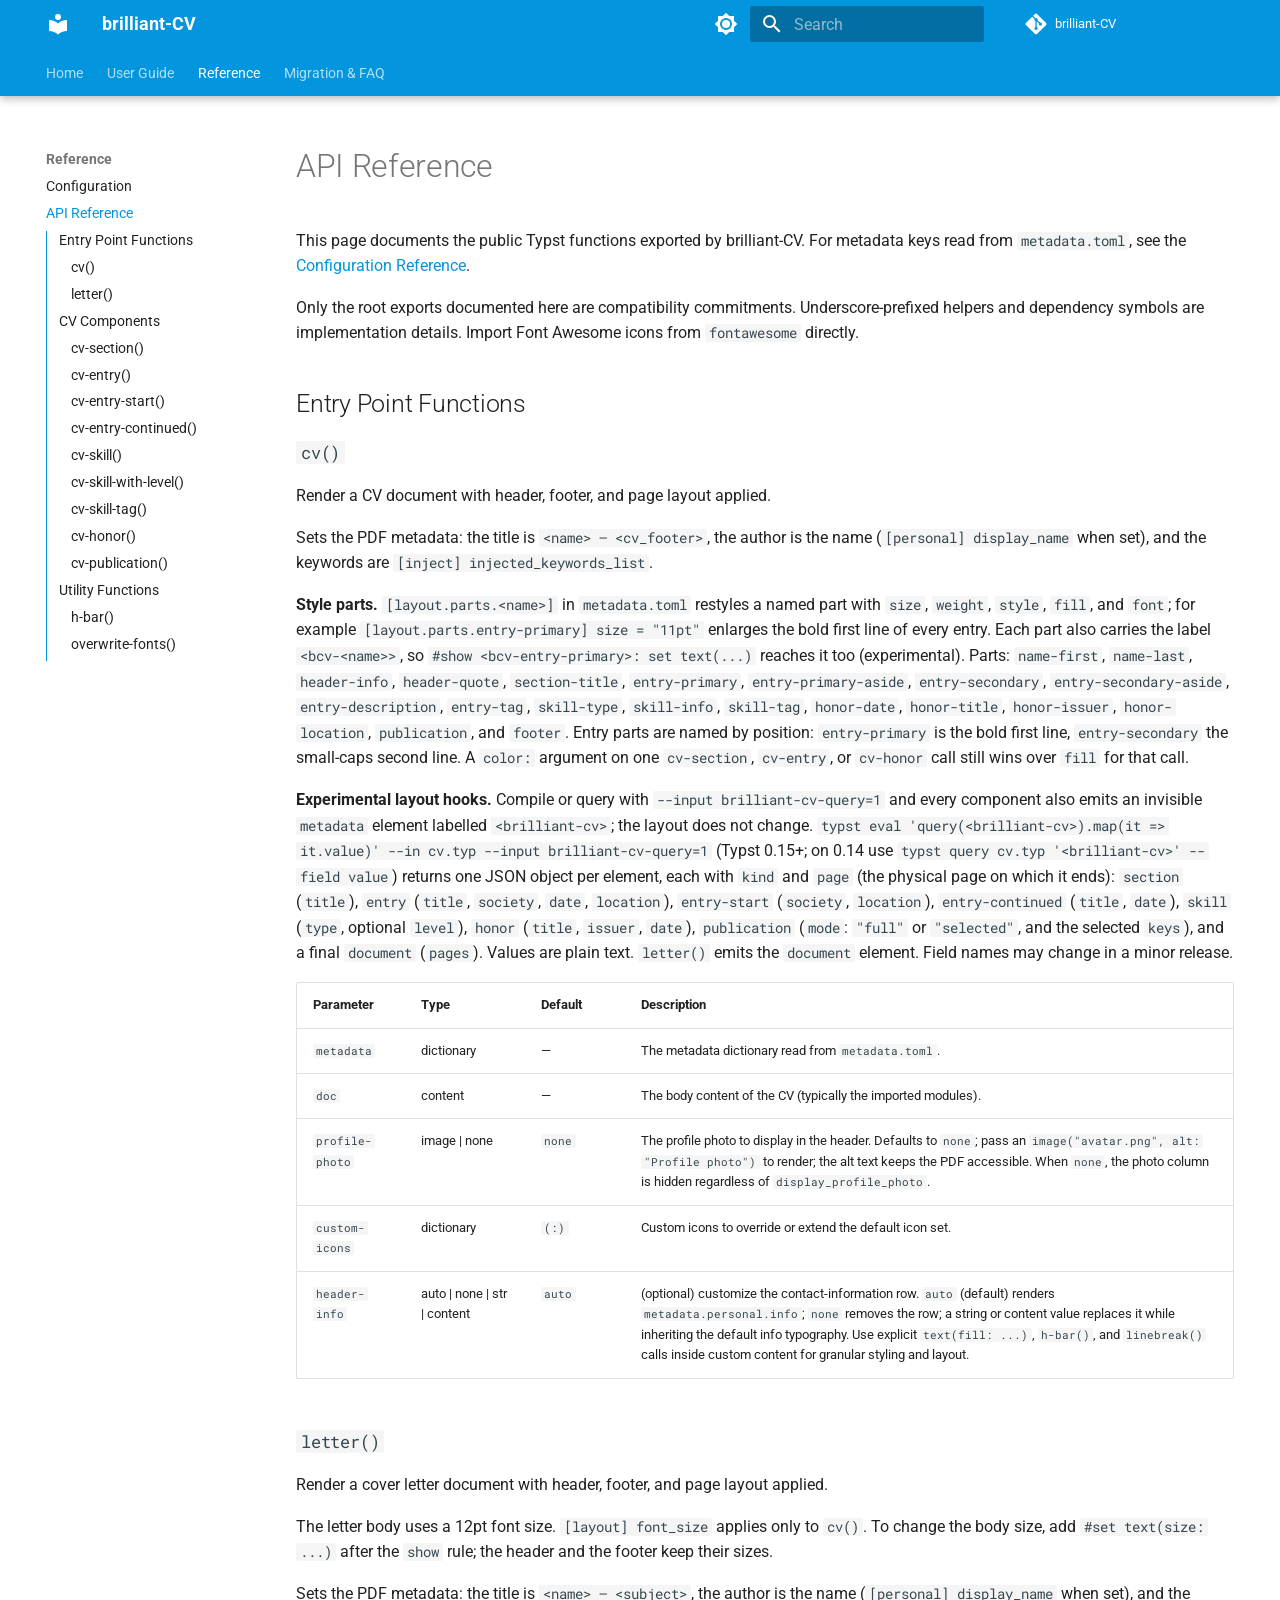
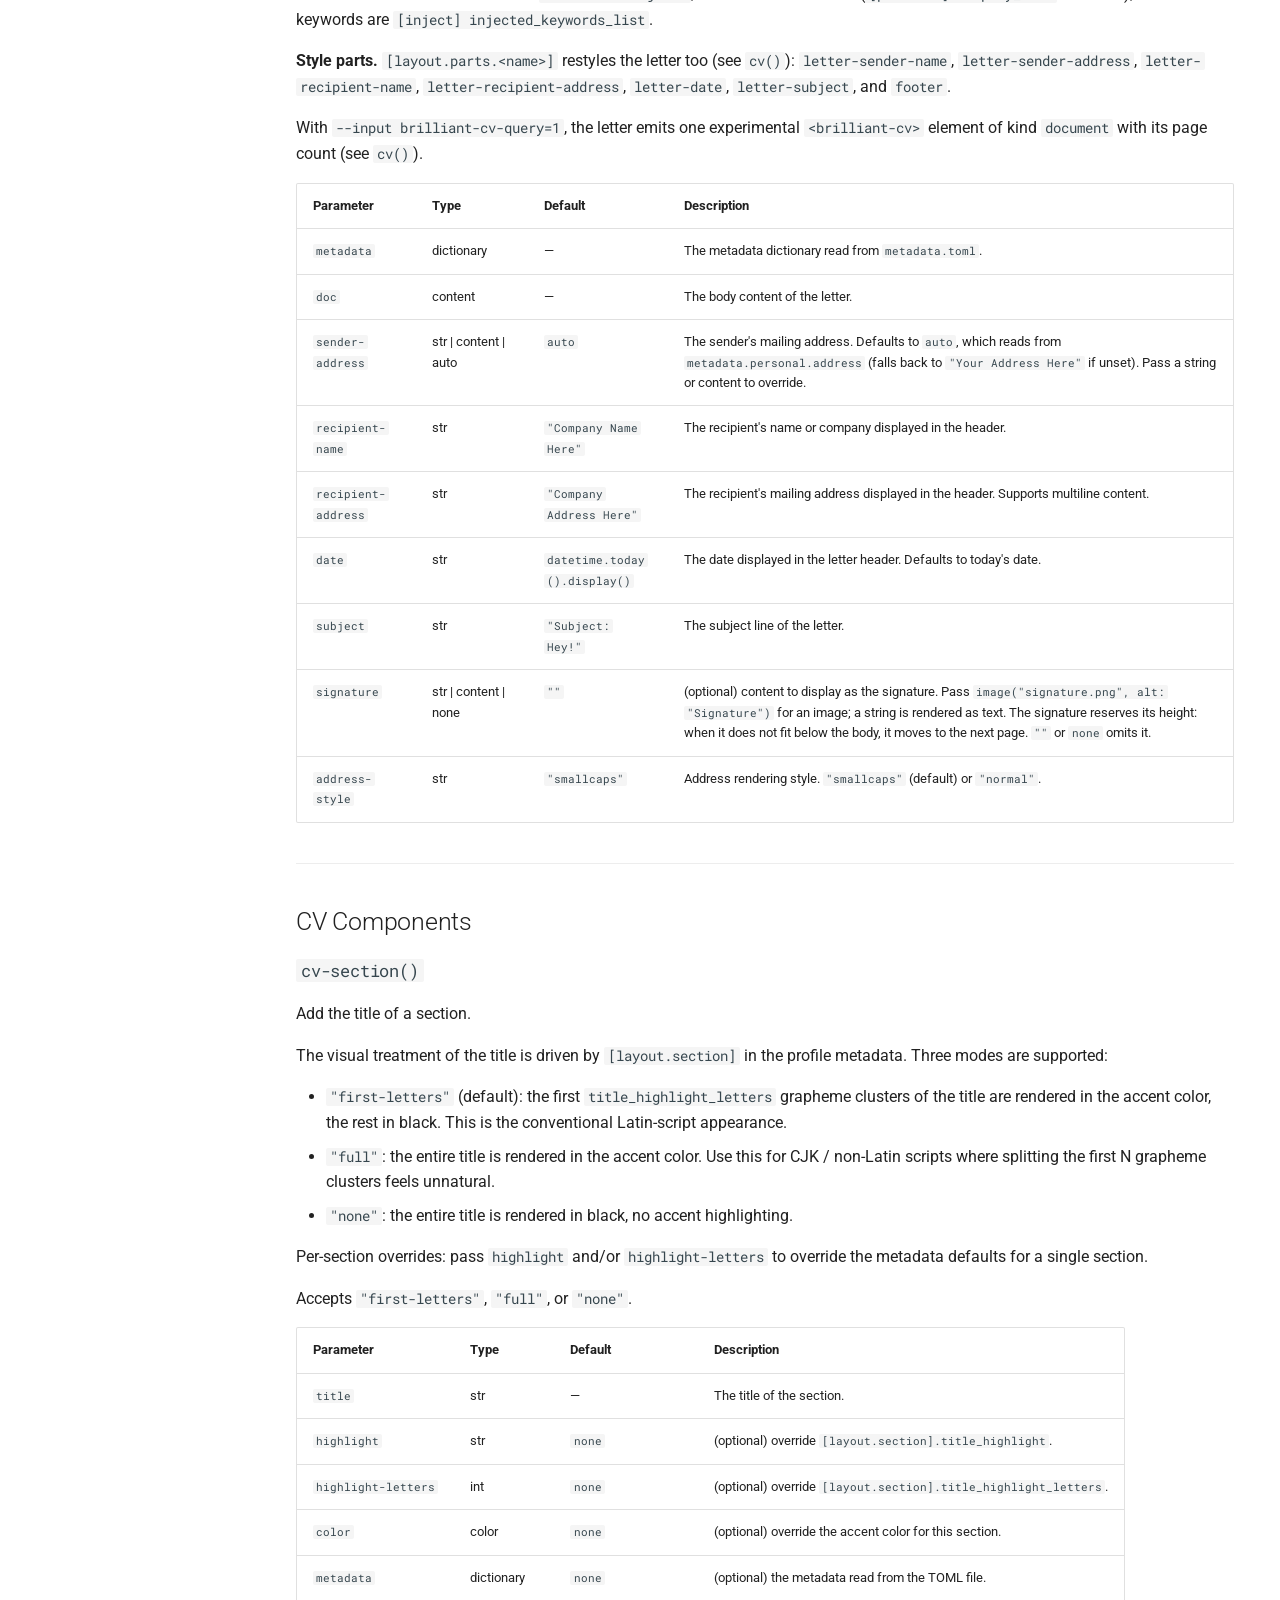
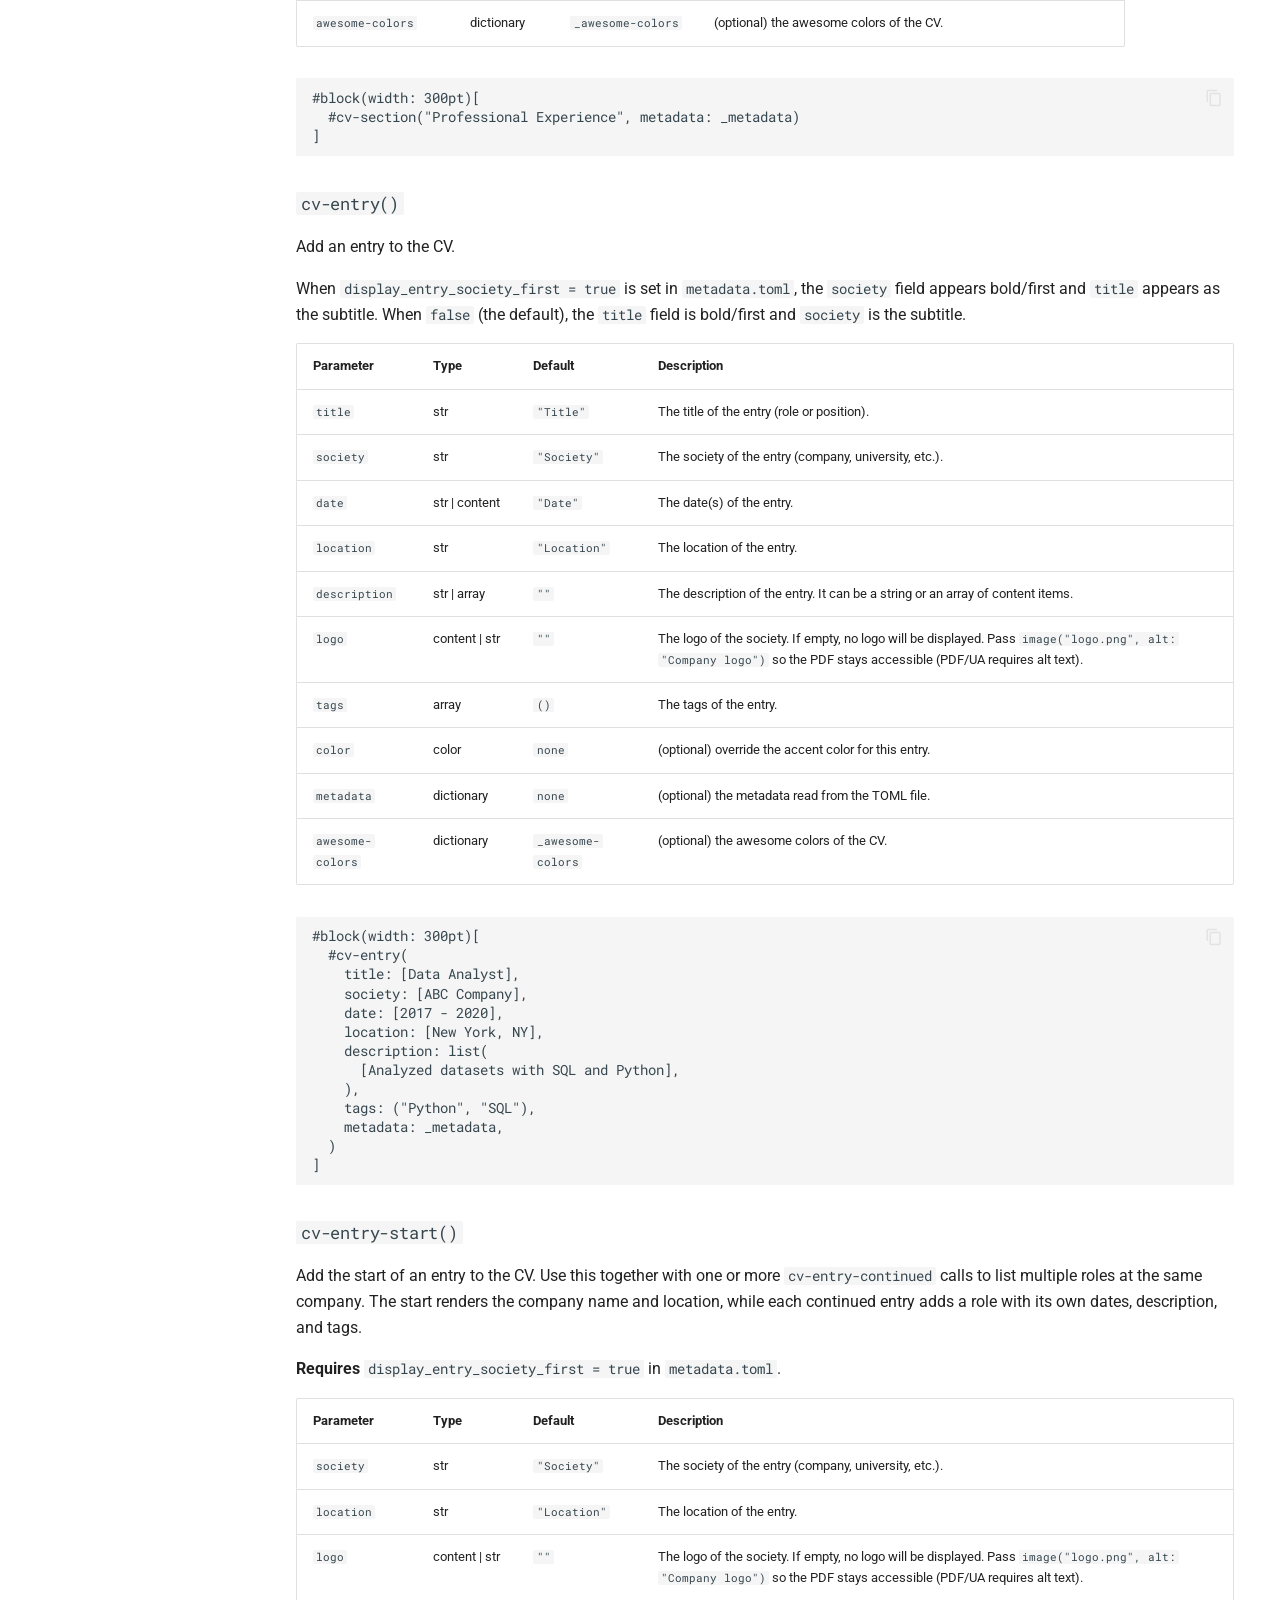
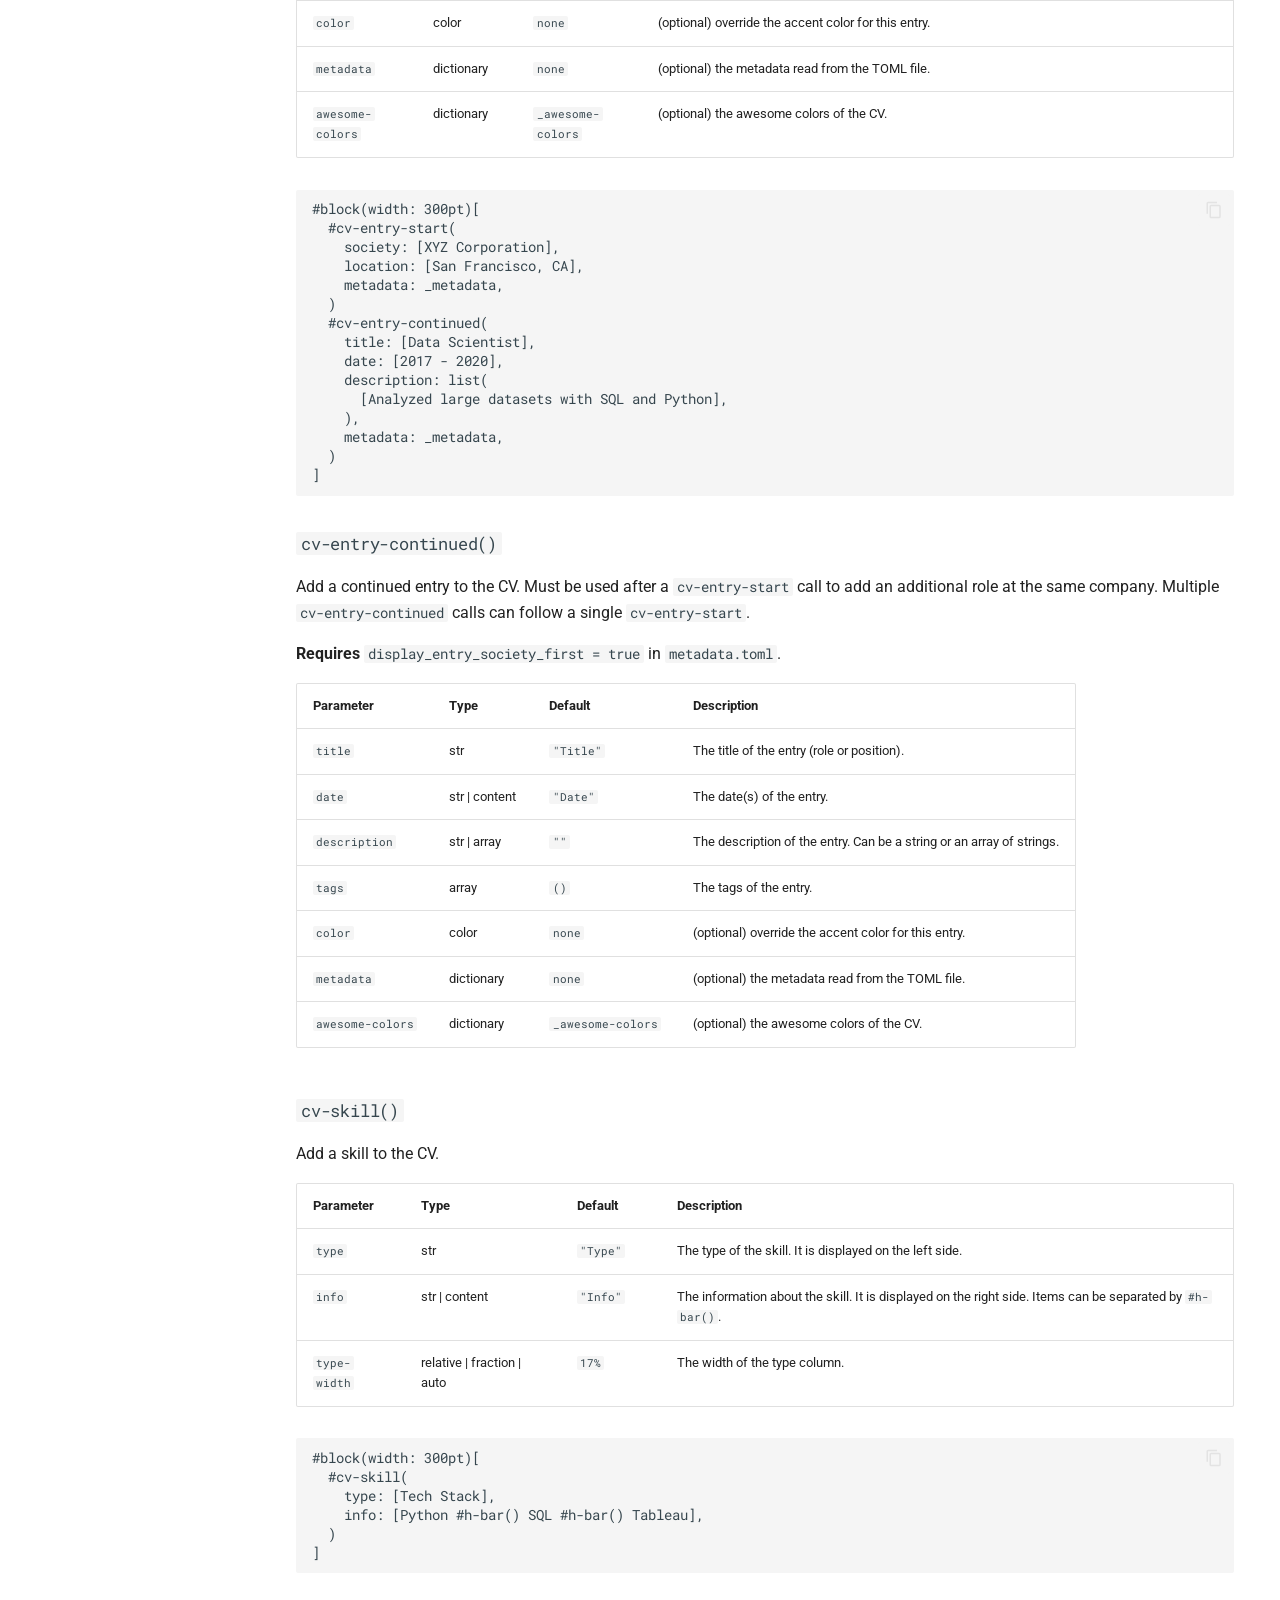
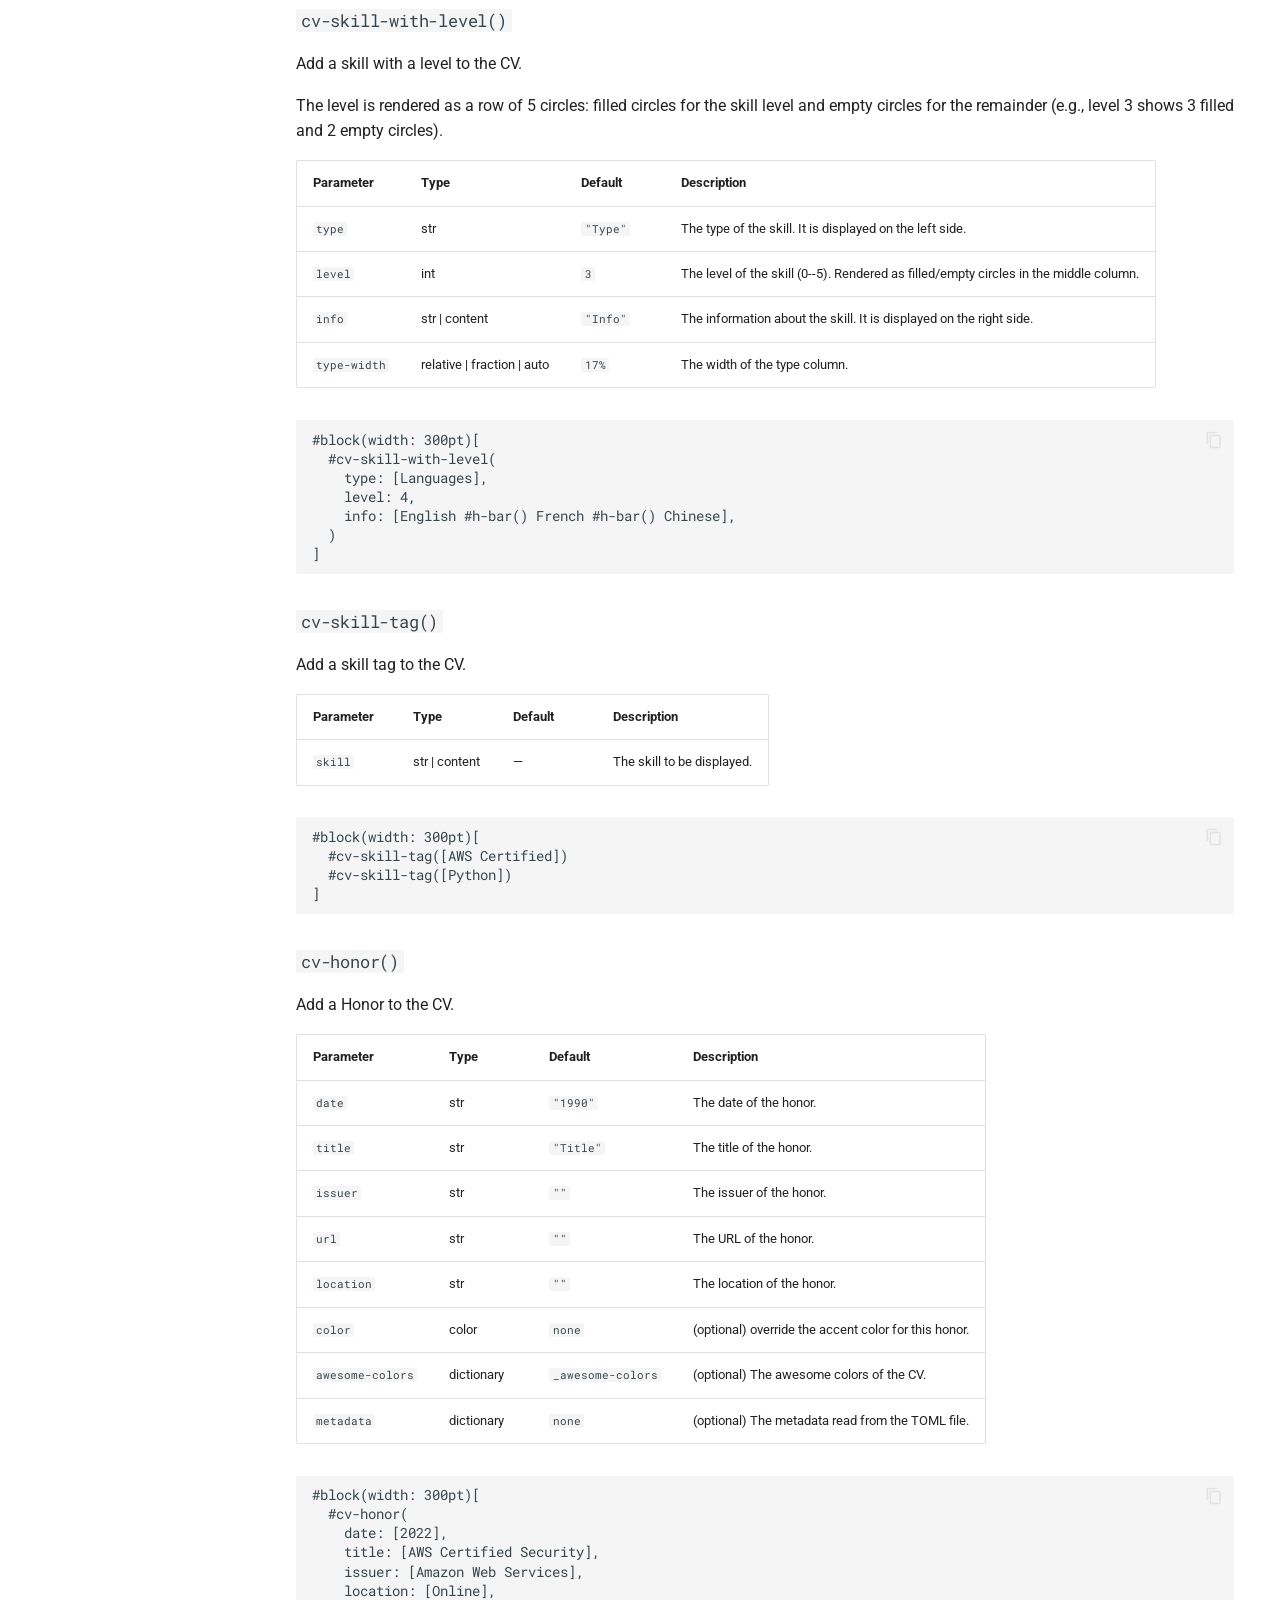
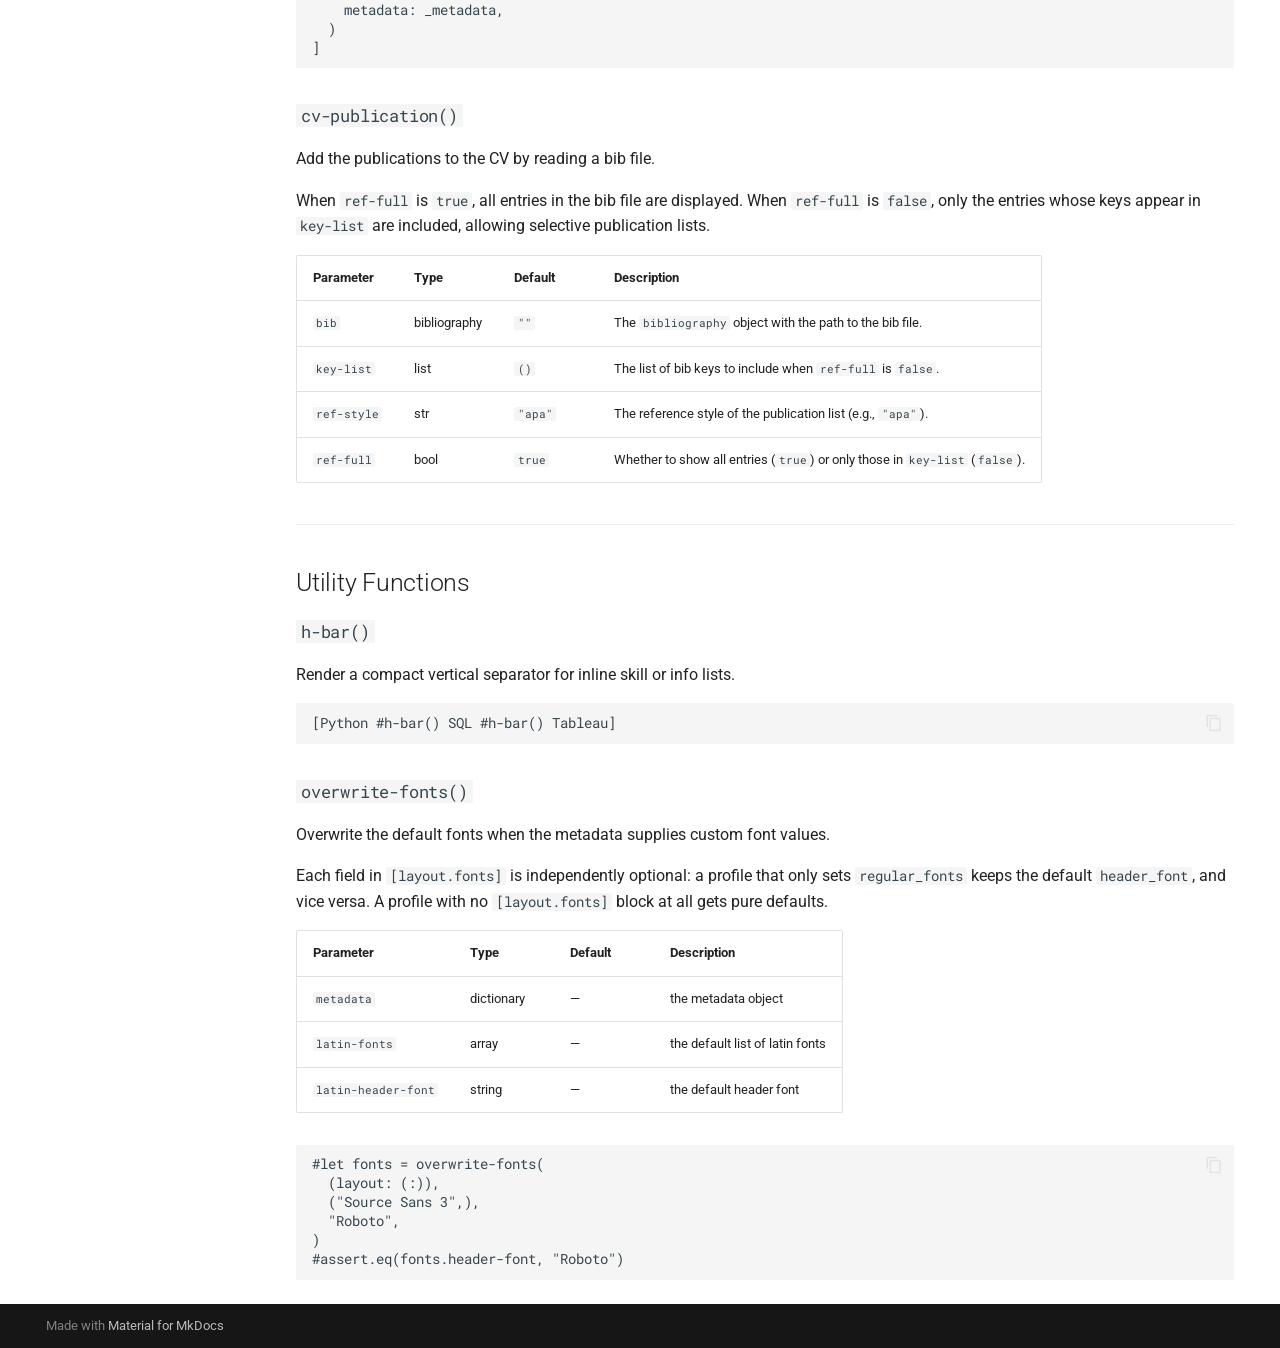
<file: api-reference/index.html>
<!DOCTYPE html><html lang="en" class="no-js"><head>
    
      <meta charset="utf-8">
      <meta name="viewport" content="width=device-width,initial-scale=1">
      
        <meta name="description" content="A modern, modular CV template for Typst">
      
      
      
        <link rel="canonical" href="https://yunanwg.github.io/brilliant-CV/api-reference/">
      
      
        <link rel="prev" href="../configuration/">
      
      
        <link rel="next" href="../migration/">
      
      
        
      
      
      <link rel="icon" href="../assets/images/favicon.png">
      <meta name="generator" content="mkdocs-1.6.1, mkdocs-material-9.7.7">
    
    
      
        <title>API Reference - brilliant-CV</title>
      
    
    
      <link rel="stylesheet" href="../assets/stylesheets/main.ec1eaa64.min.css">
      
        
        <link rel="stylesheet" href="../assets/stylesheets/palette.ab4e12ef.min.css">
      
      


    
    
      
    
    
      
        
        
        <link rel="preconnect" href="https://fonts.gstatic.com" crossorigin="">
        <link rel="stylesheet" href="https://fonts.googleapis.com/css?family=Roboto:300,300i,400,400i,700,700i%7CRoboto+Mono:400,400i,700,700i&amp;display=fallback">
        <style>:root{--md-text-font:"Roboto";--md-code-font:"Roboto Mono"}</style>
      
    
    
      <link rel="stylesheet" href="../stylesheets/extra.css">
    
    <script>__md_scope=new URL("..",location),__md_hash=e=>[...e].reduce(((e,_)=>(e<<5)-e+_.charCodeAt(0)),0),__md_get=(e,_=localStorage,t=__md_scope)=>JSON.parse(_.getItem(t.pathname+"."+e)),__md_set=(e,_,t=localStorage,a=__md_scope)=>{try{t.setItem(a.pathname+"."+e,JSON.stringify(_))}catch(e){}}</script>
    
      

    
    
  <link href="../assets/stylesheets/glightbox.min.css" rel="stylesheet"><script src="../assets/javascripts/glightbox.min.js"></script><style id="glightbox-style">
            html.glightbox-open { overflow: initial; height: 100%; }
            .gslide-title { margin-top: 0px; user-select: text; }
            .gslide-desc { color: #666; user-select: text; }
            .gslide-image img { background: white; }
            .gscrollbar-fixer { padding-right: 15px; }
            .gdesc-inner { font-size: 0.75rem; }
            body[data-md-color-scheme="slate"] .gdesc-inner { background: var(--md-default-bg-color); }
            body[data-md-color-scheme="slate"] .gslide-title { color: var(--md-default-fg-color); }
            body[data-md-color-scheme="slate"] .gslide-desc { color: var(--md-default-fg-color); }
        </style></head>
  
  
    
    
      
    
    
    
    
    <body dir="ltr" data-md-color-scheme="default" data-md-color-primary="custom" data-md-color-accent="indigo">
  
    
    <input class="md-toggle" data-md-toggle="drawer" type="checkbox" id="__drawer" autocomplete="off">
    <input class="md-toggle" data-md-toggle="search" type="checkbox" id="__search" autocomplete="off">
    <label class="md-overlay" for="__drawer"></label>
    <div data-md-component="skip">
      
        
        <a href="#api-reference" class="md-skip">
          Skip to content
        </a>
      
    </div>
    <div data-md-component="announce">
      
    </div>
    
    
      

  

<header class="md-header md-header--shadow md-header--lifted" data-md-component="header">
  <nav class="md-header__inner md-grid" aria-label="Header">
    <a href=".." title="brilliant-CV" class="md-header__button md-logo" aria-label="brilliant-CV" data-md-component="logo">
      
  
  <svg xmlns="http://www.w3.org/2000/svg" viewBox="0 0 24 24"><path d="M12 8a3 3 0 0 0 3-3 3 3 0 0 0-3-3 3 3 0 0 0-3 3 3 3 0 0 0 3 3m0 3.54C9.64 9.35 6.5 8 3 8v11c3.5 0 6.64 1.35 9 3.54 2.36-2.19 5.5-3.54 9-3.54V8c-3.5 0-6.64 1.35-9 3.54"></path></svg>

    </a>
    <label class="md-header__button md-icon" for="__drawer">
      
      <svg xmlns="http://www.w3.org/2000/svg" viewBox="0 0 24 24"><path d="M3 6h18v2H3zm0 5h18v2H3zm0 5h18v2H3z"></path></svg>
    </label>
    <div class="md-header__title" data-md-component="header-title">
      <div class="md-header__ellipsis">
        <div class="md-header__topic">
          <span class="md-ellipsis">
            brilliant-CV
          </span>
        </div>
        <div class="md-header__topic" data-md-component="header-topic">
          <span class="md-ellipsis">
            
              API Reference
            
          </span>
        </div>
      </div>
    </div>
    
      
        <form class="md-header__option" data-md-component="palette">
  
    
    
    
    <input class="md-option" data-md-color-media="" data-md-color-scheme="default" data-md-color-primary="custom" data-md-color-accent="indigo" aria-label="Switch to dark mode" type="radio" name="__palette" id="__palette_0">
    
      <label class="md-header__button md-icon" title="Switch to dark mode" for="__palette_1" hidden="">
        <svg xmlns="http://www.w3.org/2000/svg" viewBox="0 0 24 24"><path d="M12 8a4 4 0 0 0-4 4 4 4 0 0 0 4 4 4 4 0 0 0 4-4 4 4 0 0 0-4-4m0 10a6 6 0 0 1-6-6 6 6 0 0 1 6-6 6 6 0 0 1 6 6 6 6 0 0 1-6 6m8-9.31V4h-4.69L12 .69 8.69 4H4v4.69L.69 12 4 15.31V20h4.69L12 23.31 15.31 20H20v-4.69L23.31 12z"></path></svg>
      </label>
    
  
    
    
    
    <input class="md-option" data-md-color-media="" data-md-color-scheme="slate" data-md-color-primary="custom" data-md-color-accent="indigo" aria-label="Switch to light mode" type="radio" name="__palette" id="__palette_1">
    
      <label class="md-header__button md-icon" title="Switch to light mode" for="__palette_0" hidden="">
        <svg xmlns="http://www.w3.org/2000/svg" viewBox="0 0 24 24"><path d="M12 18c-.89 0-1.74-.2-2.5-.55C11.56 16.5 13 14.42 13 12s-1.44-4.5-3.5-5.45C10.26 6.2 11.11 6 12 6a6 6 0 0 1 6 6 6 6 0 0 1-6 6m8-9.31V4h-4.69L12 .69 8.69 4H4v4.69L.69 12 4 15.31V20h4.69L12 23.31 15.31 20H20v-4.69L23.31 12z"></path></svg>
      </label>
    
  
</form>
      
    
    
      <script>var palette=__md_get("__palette");if(palette&&palette.color){if("(prefers-color-scheme)"===palette.color.media){var media=matchMedia("(prefers-color-scheme: light)"),input=document.querySelector(media.matches?"[data-md-color-media='(prefers-color-scheme: light)']":"[data-md-color-media='(prefers-color-scheme: dark)']");palette.color.media=input.getAttribute("data-md-color-media"),palette.color.scheme=input.getAttribute("data-md-color-scheme"),palette.color.primary=input.getAttribute("data-md-color-primary"),palette.color.accent=input.getAttribute("data-md-color-accent")}for(var[key,value]of Object.entries(palette.color))document.body.setAttribute("data-md-color-"+key,value)}</script>
    
    
    
      
      
        <label class="md-header__button md-icon" for="__search">
          
          <svg xmlns="http://www.w3.org/2000/svg" viewBox="0 0 24 24"><path d="M9.5 3A6.5 6.5 0 0 1 16 9.5c0 1.61-.59 3.09-1.56 4.23l.27.27h.79l5 5-1.5 1.5-5-5v-.79l-.27-.27A6.52 6.52 0 0 1 9.5 16 6.5 6.5 0 0 1 3 9.5 6.5 6.5 0 0 1 9.5 3m0 2C7 5 5 7 5 9.5S7 14 9.5 14 14 12 14 9.5 12 5 9.5 5"></path></svg>
        </label>
        <div class="md-search" data-md-component="search" role="dialog">
  <label class="md-search__overlay" for="__search"></label>
  <div class="md-search__inner" role="search">
    <form class="md-search__form" name="search">
      <input type="text" class="md-search__input" name="query" aria-label="Search" placeholder="Search" autocapitalize="off" autocorrect="off" autocomplete="off" spellcheck="false" data-md-component="search-query" required="">
      <label class="md-search__icon md-icon" for="__search">
        
        <svg xmlns="http://www.w3.org/2000/svg" viewBox="0 0 24 24"><path d="M9.5 3A6.5 6.5 0 0 1 16 9.5c0 1.61-.59 3.09-1.56 4.23l.27.27h.79l5 5-1.5 1.5-5-5v-.79l-.27-.27A6.52 6.52 0 0 1 9.5 16 6.5 6.5 0 0 1 3 9.5 6.5 6.5 0 0 1 9.5 3m0 2C7 5 5 7 5 9.5S7 14 9.5 14 14 12 14 9.5 12 5 9.5 5"></path></svg>
        
        <svg xmlns="http://www.w3.org/2000/svg" viewBox="0 0 24 24"><path d="M20 11v2H8l5.5 5.5-1.42 1.42L4.16 12l7.92-7.92L13.5 5.5 8 11z"></path></svg>
      </label>
      <nav class="md-search__options" aria-label="Search">
        
        <button type="reset" class="md-search__icon md-icon" title="Clear" aria-label="Clear" tabindex="-1">
          
          <svg xmlns="http://www.w3.org/2000/svg" viewBox="0 0 24 24"><path d="M19 6.41 17.59 5 12 10.59 6.41 5 5 6.41 10.59 12 5 17.59 6.41 19 12 13.41 17.59 19 19 17.59 13.41 12z"></path></svg>
        </button>
      </nav>
      
        <div class="md-search__suggest" data-md-component="search-suggest"></div>
      
    </form>
    <div class="md-search__output">
      <div class="md-search__scrollwrap" tabindex="0" data-md-scrollfix="">
        <div class="md-search-result" data-md-component="search-result">
          <div class="md-search-result__meta">
            Initializing search
          </div>
          <ol class="md-search-result__list" role="presentation"></ol>
        </div>
      </div>
    </div>
  </div>
</div>
      
    
    
      <div class="md-header__source">
        <a href="https://github.com/yunanwg/brilliant-CV" title="Go to repository" class="md-source" data-md-component="source">
  <div class="md-source__icon md-icon">
    
    <svg xmlns="http://www.w3.org/2000/svg" viewBox="0 0 448 512"><!--! Font Awesome Free 7.1.0 by @fontawesome - https://fontawesome.com License - https://fontawesome.com/license/free (Icons: CC BY 4.0, Fonts: SIL OFL 1.1, Code: MIT License) Copyright 2025 Fonticons, Inc.--><path d="M439.6 236.1 244 40.5c-5.4-5.5-12.8-8.5-20.4-8.5s-15 3-20.4 8.4L162.5 81l51.5 51.5c27.1-9.1 52.7 16.8 43.4 43.7l49.7 49.7c34.2-11.8 61.2 31 35.5 56.7-26.5 26.5-70.2-2.9-56-37.3L240.3 199v121.9c25.3 12.5 22.3 41.8 9.1 55-6.4 6.4-15.2 10.1-24.3 10.1s-17.8-3.6-24.3-10.1c-17.6-17.6-11.1-46.9 11.2-56v-123c-20.8-8.5-24.6-30.7-18.6-45L142.6 101 8.5 235.1C3 240.6 0 247.9 0 255.5s3 15 8.5 20.4l195.6 195.7c5.4 5.4 12.7 8.4 20.4 8.4s15-3 20.4-8.4l194.7-194.7c5.4-5.4 8.4-12.8 8.4-20.4s-3-15-8.4-20.4"></path></svg>
  </div>
  <div class="md-source__repository">
    brilliant-CV
  </div>
</a>
      </div>
    
  </nav>
  
    
      
<nav class="md-tabs" aria-label="Tabs" data-md-component="tabs">
  <div class="md-grid">
    <ul class="md-tabs__list">
      
        
  
  
  
  
    <li class="md-tabs__item">
      <a href=".." class="md-tabs__link">
        
  
  
    
  
  Home

      </a>
    </li>
  

      
        
  
  
  
  
    
    
      <li class="md-tabs__item">
        <a href="../getting-started/" class="md-tabs__link">
          
  
  
  User Guide

        </a>
      </li>
    
  

      
        
  
  
  
    
  
  
    
    
      <li class="md-tabs__item md-tabs__item--active">
        <a href="../configuration/" class="md-tabs__link">
          
  
  
  Reference

        </a>
      </li>
    
  

      
        
  
  
  
  
    
    
      <li class="md-tabs__item">
        <a href="../migration/" class="md-tabs__link">
          
  
  
  Migration &amp; FAQ

        </a>
      </li>
    
  

      
    </ul>
  </div>
</nav>
    
  
</header>
    
    <div class="md-container" data-md-component="container">
      
      
        
      
      <main class="md-main" data-md-component="main">
        <div class="md-main__inner md-grid">
          
            
              
              <div class="md-sidebar md-sidebar--primary" data-md-component="sidebar" data-md-type="navigation">
                <div class="md-sidebar__scrollwrap">
                  <div class="md-sidebar__inner">
                    


  


  

<nav class="md-nav md-nav--primary md-nav--lifted md-nav--integrated" aria-label="Navigation" data-md-level="0">
  <label class="md-nav__title" for="__drawer">
    <a href=".." title="brilliant-CV" class="md-nav__button md-logo" aria-label="brilliant-CV" data-md-component="logo">
      
  
  <svg xmlns="http://www.w3.org/2000/svg" viewBox="0 0 24 24"><path d="M12 8a3 3 0 0 0 3-3 3 3 0 0 0-3-3 3 3 0 0 0-3 3 3 3 0 0 0 3 3m0 3.54C9.64 9.35 6.5 8 3 8v11c3.5 0 6.64 1.35 9 3.54 2.36-2.19 5.5-3.54 9-3.54V8c-3.5 0-6.64 1.35-9 3.54"></path></svg>

    </a>
    brilliant-CV
  </label>
  
    <div class="md-nav__source">
      <a href="https://github.com/yunanwg/brilliant-CV" title="Go to repository" class="md-source" data-md-component="source">
  <div class="md-source__icon md-icon">
    
    <svg xmlns="http://www.w3.org/2000/svg" viewBox="0 0 448 512"><!--! Font Awesome Free 7.1.0 by @fontawesome - https://fontawesome.com License - https://fontawesome.com/license/free (Icons: CC BY 4.0, Fonts: SIL OFL 1.1, Code: MIT License) Copyright 2025 Fonticons, Inc.--><path d="M439.6 236.1 244 40.5c-5.4-5.5-12.8-8.5-20.4-8.5s-15 3-20.4 8.4L162.5 81l51.5 51.5c27.1-9.1 52.7 16.8 43.4 43.7l49.7 49.7c34.2-11.8 61.2 31 35.5 56.7-26.5 26.5-70.2-2.9-56-37.3L240.3 199v121.9c25.3 12.5 22.3 41.8 9.1 55-6.4 6.4-15.2 10.1-24.3 10.1s-17.8-3.6-24.3-10.1c-17.6-17.6-11.1-46.9 11.2-56v-123c-20.8-8.5-24.6-30.7-18.6-45L142.6 101 8.5 235.1C3 240.6 0 247.9 0 255.5s3 15 8.5 20.4l195.6 195.7c5.4 5.4 12.7 8.4 20.4 8.4s15-3 20.4-8.4l194.7-194.7c5.4-5.4 8.4-12.8 8.4-20.4s-3-15-8.4-20.4"></path></svg>
  </div>
  <div class="md-source__repository">
    brilliant-CV
  </div>
</a>
    </div>
  
  <ul class="md-nav__list" data-md-scrollfix="">
    
      
      
  
  
  
  
    <li class="md-nav__item">
      <a href=".." class="md-nav__link">
        
  
  
  <span class="md-ellipsis">
    
  
    Home
  

    
  </span>
  
  

      </a>
    </li>
  

    
      
      
  
  
  
  
    
    
    
    
      
      
        
      
    
    
    <li class="md-nav__item md-nav__item--nested">
      
        
        
        <input class="md-nav__toggle md-toggle " type="checkbox" id="__nav_2">
        
          
          <label class="md-nav__link" for="__nav_2" id="__nav_2_label" tabindex="0">
            
  
  
  <span class="md-ellipsis">
    
  
    User Guide
  

    
  </span>
  
  

            <span class="md-nav__icon md-icon"></span>
          </label>
        
        <nav class="md-nav" data-md-level="1" aria-labelledby="__nav_2_label" aria-expanded="false">
          <label class="md-nav__title" for="__nav_2">
            <span class="md-nav__icon md-icon"></span>
            
  
    User Guide
  

          </label>
          <ul class="md-nav__list" data-md-scrollfix="">
            
              
                
  
  
  
  
    <li class="md-nav__item">
      <a href="../getting-started/" class="md-nav__link">
        
  
  
  <span class="md-ellipsis">
    
  
    Getting Started
  

    
  </span>
  
  

      </a>
    </li>
  

              
            
              
                
  
  
  
  
    <li class="md-nav__item">
      <a href="../components/" class="md-nav__link">
        
  
  
  <span class="md-ellipsis">
    
  
    Components
  

    
  </span>
  
  

      </a>
    </li>
  

              
            
              
                
  
  
  
  
    <li class="md-nav__item">
      <a href="../recipes/" class="md-nav__link">
        
  
  
  <span class="md-ellipsis">
    
  
    Recipes
  

    
  </span>
  
  

      </a>
    </li>
  

              
            
          </ul>
        </nav>
      
    </li>
  

    
      
      
  
  
    
  
  
  
    
    
    
    
      
        
        
      
      
        
      
    
    
    <li class="md-nav__item md-nav__item--active md-nav__item--section md-nav__item--nested">
      
        
        
        <input class="md-nav__toggle md-toggle " type="checkbox" id="__nav_3" checked="">
        
          
          <label class="md-nav__link" for="__nav_3" id="__nav_3_label" tabindex="">
            
  
  
  <span class="md-ellipsis">
    
  
    Reference
  

    
  </span>
  
  

            <span class="md-nav__icon md-icon"></span>
          </label>
        
        <nav class="md-nav" data-md-level="1" aria-labelledby="__nav_3_label" aria-expanded="true">
          <label class="md-nav__title" for="__nav_3">
            <span class="md-nav__icon md-icon"></span>
            
  
    Reference
  

          </label>
          <ul class="md-nav__list" data-md-scrollfix="">
            
              
                
  
  
  
  
    <li class="md-nav__item">
      <a href="../configuration/" class="md-nav__link">
        
  
  
  <span class="md-ellipsis">
    
  
    Configuration
  

    
  </span>
  
  

      </a>
    </li>
  

              
            
              
                
  
  
    
  
  
  
    <li class="md-nav__item md-nav__item--active">
      
      <input class="md-nav__toggle md-toggle" type="checkbox" id="__toc">
      
      
        
      
      
        <label class="md-nav__link md-nav__link--active" for="__toc">
          
  
  
  <span class="md-ellipsis">
    
  
    API Reference
  

    
  </span>
  
  

          <span class="md-nav__icon md-icon"></span>
        </label>
      
      <a href="./" class="md-nav__link md-nav__link--active">
        
  
  
  <span class="md-ellipsis">
    
  
    API Reference
  

    
  </span>
  
  

      </a>
      
        

<nav class="md-nav md-nav--secondary" aria-label="Table of contents">
  
  
  
    
  
  
    <label class="md-nav__title" for="__toc">
      <span class="md-nav__icon md-icon"></span>
      Table of contents
    </label>
    <ul class="md-nav__list" data-md-component="toc" data-md-scrollfix="">
      
        <li class="md-nav__item">
  <a href="#entry-point-functions" class="md-nav__link">
    <span class="md-ellipsis">
      
        Entry Point Functions
      
    </span>
  </a>
  
    <nav class="md-nav" aria-label="Entry Point Functions">
      <ul class="md-nav__list">
        
          <li class="md-nav__item">
  <a href="#cv" class="md-nav__link">
    <span class="md-ellipsis">
      
        cv()
      
    </span>
  </a>
  
</li>
        
          <li class="md-nav__item">
  <a href="#letter" class="md-nav__link">
    <span class="md-ellipsis">
      
        letter()
      
    </span>
  </a>
  
</li>
        
      </ul>
    </nav>
  
</li>
      
        <li class="md-nav__item">
  <a href="#cv-components" class="md-nav__link">
    <span class="md-ellipsis">
      
        CV Components
      
    </span>
  </a>
  
    <nav class="md-nav" aria-label="CV Components">
      <ul class="md-nav__list">
        
          <li class="md-nav__item">
  <a href="#cv-section" class="md-nav__link">
    <span class="md-ellipsis">
      
        cv-section()
      
    </span>
  </a>
  
</li>
        
          <li class="md-nav__item">
  <a href="#cv-entry" class="md-nav__link">
    <span class="md-ellipsis">
      
        cv-entry()
      
    </span>
  </a>
  
</li>
        
          <li class="md-nav__item">
  <a href="#cv-entry-start" class="md-nav__link">
    <span class="md-ellipsis">
      
        cv-entry-start()
      
    </span>
  </a>
  
</li>
        
          <li class="md-nav__item">
  <a href="#cv-entry-continued" class="md-nav__link">
    <span class="md-ellipsis">
      
        cv-entry-continued()
      
    </span>
  </a>
  
</li>
        
          <li class="md-nav__item">
  <a href="#cv-skill" class="md-nav__link">
    <span class="md-ellipsis">
      
        cv-skill()
      
    </span>
  </a>
  
</li>
        
          <li class="md-nav__item">
  <a href="#cv-skill-with-level" class="md-nav__link">
    <span class="md-ellipsis">
      
        cv-skill-with-level()
      
    </span>
  </a>
  
</li>
        
          <li class="md-nav__item">
  <a href="#cv-skill-tag" class="md-nav__link">
    <span class="md-ellipsis">
      
        cv-skill-tag()
      
    </span>
  </a>
  
</li>
        
          <li class="md-nav__item">
  <a href="#cv-honor" class="md-nav__link">
    <span class="md-ellipsis">
      
        cv-honor()
      
    </span>
  </a>
  
</li>
        
          <li class="md-nav__item">
  <a href="#cv-publication" class="md-nav__link">
    <span class="md-ellipsis">
      
        cv-publication()
      
    </span>
  </a>
  
</li>
        
      </ul>
    </nav>
  
</li>
      
        <li class="md-nav__item">
  <a href="#utility-functions" class="md-nav__link">
    <span class="md-ellipsis">
      
        Utility Functions
      
    </span>
  </a>
  
    <nav class="md-nav" aria-label="Utility Functions">
      <ul class="md-nav__list">
        
          <li class="md-nav__item">
  <a href="#h-bar" class="md-nav__link">
    <span class="md-ellipsis">
      
        h-bar()
      
    </span>
  </a>
  
</li>
        
          <li class="md-nav__item">
  <a href="#overwrite-fonts" class="md-nav__link">
    <span class="md-ellipsis">
      
        overwrite-fonts()
      
    </span>
  </a>
  
</li>
        
      </ul>
    </nav>
  
</li>
      
    </ul>
  
</nav>
      
    </li>
  

              
            
          </ul>
        </nav>
      
    </li>
  

    
      
      
  
  
  
  
    
    
    
    
      
      
        
      
    
    
    <li class="md-nav__item md-nav__item--nested">
      
        
        
        <input class="md-nav__toggle md-toggle " type="checkbox" id="__nav_4">
        
          
          <label class="md-nav__link" for="__nav_4" id="__nav_4_label" tabindex="0">
            
  
  
  <span class="md-ellipsis">
    
  
    Migration &amp; FAQ
  

    
  </span>
  
  

            <span class="md-nav__icon md-icon"></span>
          </label>
        
        <nav class="md-nav" data-md-level="1" aria-labelledby="__nav_4_label" aria-expanded="false">
          <label class="md-nav__title" for="__nav_4">
            <span class="md-nav__icon md-icon"></span>
            
  
    Migration &amp; FAQ
  

          </label>
          <ul class="md-nav__list" data-md-scrollfix="">
            
              
                
  
  
  
  
    <li class="md-nav__item">
      <a href="../migration/" class="md-nav__link">
        
  
  
  <span class="md-ellipsis">
    
  
    Migration Guide
  

    
  </span>
  
  

      </a>
    </li>
  

              
            
              
                
  
  
  
  
    <li class="md-nav__item">
      <a href="../troubleshooting/" class="md-nav__link">
        
  
  
  <span class="md-ellipsis">
    
  
    Troubleshooting
  

    
  </span>
  
  

      </a>
    </li>
  

              
            
          </ul>
        </nav>
      
    </li>
  

    
  </ul>
</nav>
                  </div>
                </div>
              </div>
            
            
          
          
            <div class="md-content" data-md-component="content">
              
              <article class="md-content__inner md-typeset">
                
                  


  
  


<h1 id="api-reference">API Reference<a class="headerlink" href="#api-reference" title="Permanent link">¶</a></h1>
<!-- This file is auto-generated by generate-api-reference.py. Do not edit manually. -->

<p>This page documents the public Typst functions exported by brilliant-CV. For metadata keys read from <code>metadata.toml</code>, see the <a href="../configuration/">Configuration Reference</a>.</p>
<p>Only the root exports documented here are compatibility commitments. Underscore-prefixed helpers and dependency symbols are implementation details. Import Font Awesome icons from <code>fontawesome</code> directly.</p>
<h2 id="entry-point-functions">Entry Point Functions<a class="headerlink" href="#entry-point-functions" title="Permanent link">¶</a></h2>
<h3 id="cv"><code>cv()</code><a class="headerlink" href="#cv" title="Permanent link">¶</a></h3>
<p>Render a CV document with header, footer, and page layout applied.</p>
<p>Sets the PDF metadata: the title is <code>&lt;name&gt; — &lt;cv_footer&gt;</code>, the author is
the name (<code>[personal] display_name</code> when set), and the keywords are
<code>[inject] injected_keywords_list</code>.</p>
<p><strong>Style parts.</strong> <code>[layout.parts.&lt;name&gt;]</code> in <code>metadata.toml</code> restyles a named
part with <code>size</code>, <code>weight</code>, <code>style</code>, <code>fill</code>, and <code>font</code>; for example
<code>[layout.parts.entry-primary] size = "11pt"</code> enlarges the bold first line
of every entry. Each part also carries the label <code>&lt;bcv-&lt;name&gt;&gt;</code>, so
<code>#show &lt;bcv-entry-primary&gt;: set text(...)</code> reaches it too (experimental).
Parts: <code>name-first</code>, <code>name-last</code>, <code>header-info</code>, <code>header-quote</code>,
<code>section-title</code>, <code>entry-primary</code>, <code>entry-primary-aside</code>,
<code>entry-secondary</code>, <code>entry-secondary-aside</code>, <code>entry-description</code>,
<code>entry-tag</code>, <code>skill-type</code>, <code>skill-info</code>, <code>skill-tag</code>, <code>honor-date</code>,
<code>honor-title</code>, <code>honor-issuer</code>, <code>honor-location</code>, <code>publication</code>, and
<code>footer</code>. Entry parts are named by position: <code>entry-primary</code> is the bold
first line, <code>entry-secondary</code> the small-caps second line. A <code>color:</code>
argument on one <code>cv-section</code>, <code>cv-entry</code>, or <code>cv-honor</code> call still wins
over <code>fill</code> for that call.</p>
<p><strong>Experimental layout hooks.</strong> Compile or query with
<code>--input brilliant-cv-query=1</code> and every component also emits an
invisible <code>metadata</code> element labelled <code>&lt;brilliant-cv&gt;</code>; the layout does
not change. <code>typst eval 'query(&lt;brilliant-cv&gt;).map(it =&gt; it.value)' --in
cv.typ --input brilliant-cv-query=1</code> (Typst 0.15+; on 0.14 use
<code>typst query cv.typ '&lt;brilliant-cv&gt;' --field value</code>) returns one JSON
object per element, each with
<code>kind</code> and <code>page</code> (the physical page on which it ends): <code>section</code>
(<code>title</code>), <code>entry</code> (<code>title</code>, <code>society</code>, <code>date</code>, <code>location</code>),
<code>entry-start</code> (<code>society</code>, <code>location</code>), <code>entry-continued</code> (<code>title</code>,
<code>date</code>), <code>skill</code> (<code>type</code>, optional <code>level</code>), <code>honor</code> (<code>title</code>, <code>issuer</code>,
<code>date</code>), <code>publication</code> (<code>mode</code>: <code>"full"</code> or <code>"selected"</code>, and the
selected <code>keys</code>), and a final <code>document</code> (<code>pages</code>). Values
are plain text. <code>letter()</code> emits the <code>document</code> element. Field names may
change in a minor release.</p>
<table>
<thead>
<tr>
<th>Parameter</th>
<th>Type</th>
<th>Default</th>
<th>Description</th>
</tr>
</thead>
<tbody>
<tr>
<td><code>metadata</code></td>
<td>dictionary</td>
<td>—</td>
<td>The metadata dictionary read from <code>metadata.toml</code>.</td>
</tr>
<tr>
<td><code>doc</code></td>
<td>content</td>
<td>—</td>
<td>The body content of the CV (typically the imported modules).</td>
</tr>
<tr>
<td><code>profile-photo</code></td>
<td>image | none</td>
<td><code>none</code></td>
<td>The profile photo to display in the header. Defaults to <code>none</code>; pass an <code>image("avatar.png", alt: "Profile photo")</code> to render; the alt text keeps the PDF accessible. When <code>none</code>, the photo column is hidden regardless of <code>display_profile_photo</code>.</td>
</tr>
<tr>
<td><code>custom-icons</code></td>
<td>dictionary</td>
<td><code>(:)</code></td>
<td>Custom icons to override or extend the default icon set.</td>
</tr>
<tr>
<td><code>header-info</code></td>
<td>auto | none | str | content</td>
<td><code>auto</code></td>
<td>(optional) customize the contact-information row. <code>auto</code> (default) renders <code>metadata.personal.info</code>; <code>none</code> removes the row; a string or content value replaces it while inheriting the default info typography. Use explicit <code>text(fill: ...)</code>, <code>h-bar()</code>, and <code>linebreak()</code> calls inside custom content for granular styling and layout.</td>
</tr>
</tbody>
</table>
<h3 id="letter"><code>letter()</code><a class="headerlink" href="#letter" title="Permanent link">¶</a></h3>
<p>Render a cover letter document with header, footer, and page layout applied.</p>
<p>The letter body uses a 12pt font size. <code>[layout] font_size</code> applies only to
<code>cv()</code>. To change the body size, add <code>#set text(size: ...)</code> after the
<code>show</code> rule; the header and the footer keep their sizes.</p>
<p>Sets the PDF metadata: the title is <code>&lt;name&gt; — &lt;subject&gt;</code>, the author is
the name (<code>[personal] display_name</code> when set), and the keywords are
<code>[inject] injected_keywords_list</code>.</p>
<p><strong>Style parts.</strong> <code>[layout.parts.&lt;name&gt;]</code> restyles the letter too (see
<code>cv()</code>): <code>letter-sender-name</code>, <code>letter-sender-address</code>,
<code>letter-recipient-name</code>, <code>letter-recipient-address</code>, <code>letter-date</code>,
<code>letter-subject</code>, and <code>footer</code>.</p>
<p>With <code>--input brilliant-cv-query=1</code>, the letter emits one experimental
<code>&lt;brilliant-cv&gt;</code> element of kind <code>document</code> with its page count (see
<code>cv()</code>).</p>
<table>
<thead>
<tr>
<th>Parameter</th>
<th>Type</th>
<th>Default</th>
<th>Description</th>
</tr>
</thead>
<tbody>
<tr>
<td><code>metadata</code></td>
<td>dictionary</td>
<td>—</td>
<td>The metadata dictionary read from <code>metadata.toml</code>.</td>
</tr>
<tr>
<td><code>doc</code></td>
<td>content</td>
<td>—</td>
<td>The body content of the letter.</td>
</tr>
<tr>
<td><code>sender-address</code></td>
<td>str | content | auto</td>
<td><code>auto</code></td>
<td>The sender's mailing address. Defaults to <code>auto</code>, which reads from <code>metadata.personal.address</code> (falls back to <code>"Your Address Here"</code> if unset). Pass a string or content to override.</td>
</tr>
<tr>
<td><code>recipient-name</code></td>
<td>str</td>
<td><code>"Company Name Here"</code></td>
<td>The recipient's name or company displayed in the header.</td>
</tr>
<tr>
<td><code>recipient-address</code></td>
<td>str</td>
<td><code>"Company Address Here"</code></td>
<td>The recipient's mailing address displayed in the header. Supports multiline content.</td>
</tr>
<tr>
<td><code>date</code></td>
<td>str</td>
<td><code>datetime.today().display()</code></td>
<td>The date displayed in the letter header. Defaults to today's date.</td>
</tr>
<tr>
<td><code>subject</code></td>
<td>str</td>
<td><code>"Subject: Hey!"</code></td>
<td>The subject line of the letter.</td>
</tr>
<tr>
<td><code>signature</code></td>
<td>str | content | none</td>
<td><code>""</code></td>
<td>(optional) content to display as the signature. Pass <code>image("signature.png", alt: "Signature")</code> for an image; a string is rendered as text. The signature reserves its height: when it does not fit below the body, it moves to the next page. <code>""</code> or <code>none</code> omits it.</td>
</tr>
<tr>
<td><code>address-style</code></td>
<td>str</td>
<td><code>"smallcaps"</code></td>
<td>Address rendering style. <code>"smallcaps"</code> (default) or <code>"normal"</code>.</td>
</tr>
</tbody>
</table>
<hr>
<h2 id="cv-components">CV Components<a class="headerlink" href="#cv-components" title="Permanent link">¶</a></h2>
<h3 id="cv-section"><code>cv-section()</code><a class="headerlink" href="#cv-section" title="Permanent link">¶</a></h3>
<p>Add the title of a section.</p>
<p>The visual treatment of the title is driven by <code>[layout.section]</code> in the
profile metadata. Three modes are supported:</p>
<ul>
<li><code>"first-letters"</code> (default): the first <code>title_highlight_letters</code> grapheme
  clusters of the title are rendered in the accent color, the rest in black.
  This is the conventional Latin-script appearance.</li>
<li><code>"full"</code>: the entire title is rendered in the accent color. Use this for
  CJK / non-Latin scripts where splitting the first N grapheme clusters feels
  unnatural.</li>
<li><code>"none"</code>: the entire title is rendered in black, no accent highlighting.</li>
</ul>
<p>Per-section overrides: pass <code>highlight</code> and/or <code>highlight-letters</code> to
override the metadata defaults for a single section.</p>
<p>Accepts <code>"first-letters"</code>, <code>"full"</code>, or <code>"none"</code>.</p>
<table>
<thead>
<tr>
<th>Parameter</th>
<th>Type</th>
<th>Default</th>
<th>Description</th>
</tr>
</thead>
<tbody>
<tr>
<td><code>title</code></td>
<td>str</td>
<td>—</td>
<td>The title of the section.</td>
</tr>
<tr>
<td><code>highlight</code></td>
<td>str</td>
<td><code>none</code></td>
<td>(optional) override <code>[layout.section].title_highlight</code>.</td>
</tr>
<tr>
<td><code>highlight-letters</code></td>
<td>int</td>
<td><code>none</code></td>
<td>(optional) override <code>[layout.section].title_highlight_letters</code>.</td>
</tr>
<tr>
<td><code>color</code></td>
<td>color</td>
<td><code>none</code></td>
<td>(optional) override the accent color for this section.</td>
</tr>
<tr>
<td><code>metadata</code></td>
<td>dictionary</td>
<td><code>none</code></td>
<td>(optional) the metadata read from the TOML file.</td>
</tr>
<tr>
<td><code>awesome-colors</code></td>
<td>dictionary</td>
<td><code>_awesome-colors</code></td>
<td>(optional) the awesome colors of the CV.</td>
</tr>
</tbody>
</table>
<div class="highlight"><pre><span></span><code><a id="__codelineno-0-1" name="__codelineno-0-1" href="#__codelineno-0-1"></a>#block(width: 300pt)[
<a id="__codelineno-0-2" name="__codelineno-0-2" href="#__codelineno-0-2"></a>  #cv-section("Professional Experience", metadata: _metadata)
<a id="__codelineno-0-3" name="__codelineno-0-3" href="#__codelineno-0-3"></a>]
</code></pre></div>
<h3 id="cv-entry"><code>cv-entry()</code><a class="headerlink" href="#cv-entry" title="Permanent link">¶</a></h3>
<p>Add an entry to the CV.</p>
<p>When <code>display_entry_society_first = true</code> is set in <code>metadata.toml</code>, the <code>society</code>
field appears bold/first and <code>title</code> appears as the subtitle. When <code>false</code> (the
default), the <code>title</code> field is bold/first and <code>society</code> is the subtitle.</p>
<table>
<thead>
<tr>
<th>Parameter</th>
<th>Type</th>
<th>Default</th>
<th>Description</th>
</tr>
</thead>
<tbody>
<tr>
<td><code>title</code></td>
<td>str</td>
<td><code>"Title"</code></td>
<td>The title of the entry (role or position).</td>
</tr>
<tr>
<td><code>society</code></td>
<td>str</td>
<td><code>"Society"</code></td>
<td>The society of the entry (company, university, etc.).</td>
</tr>
<tr>
<td><code>date</code></td>
<td>str | content</td>
<td><code>"Date"</code></td>
<td>The date(s) of the entry.</td>
</tr>
<tr>
<td><code>location</code></td>
<td>str</td>
<td><code>"Location"</code></td>
<td>The location of the entry.</td>
</tr>
<tr>
<td><code>description</code></td>
<td>str | array</td>
<td><code>""</code></td>
<td>The description of the entry. It can be a string or an array of content items.</td>
</tr>
<tr>
<td><code>logo</code></td>
<td>content | str</td>
<td><code>""</code></td>
<td>The logo of the society. If empty, no logo will be displayed. Pass <code>image("logo.png", alt: "Company logo")</code> so the PDF stays accessible (PDF/UA requires alt text).</td>
</tr>
<tr>
<td><code>tags</code></td>
<td>array</td>
<td><code>()</code></td>
<td>The tags of the entry.</td>
</tr>
<tr>
<td><code>color</code></td>
<td>color</td>
<td><code>none</code></td>
<td>(optional) override the accent color for this entry.</td>
</tr>
<tr>
<td><code>metadata</code></td>
<td>dictionary</td>
<td><code>none</code></td>
<td>(optional) the metadata read from the TOML file.</td>
</tr>
<tr>
<td><code>awesome-colors</code></td>
<td>dictionary</td>
<td><code>_awesome-colors</code></td>
<td>(optional) the awesome colors of the CV.</td>
</tr>
</tbody>
</table>
<div class="highlight"><pre><span></span><code><a id="__codelineno-1-1" name="__codelineno-1-1" href="#__codelineno-1-1"></a>#block(width: 300pt)[
<a id="__codelineno-1-2" name="__codelineno-1-2" href="#__codelineno-1-2"></a>  #cv-entry(
<a id="__codelineno-1-3" name="__codelineno-1-3" href="#__codelineno-1-3"></a>    title: [Data Analyst],
<a id="__codelineno-1-4" name="__codelineno-1-4" href="#__codelineno-1-4"></a>    society: [ABC Company],
<a id="__codelineno-1-5" name="__codelineno-1-5" href="#__codelineno-1-5"></a>    date: [2017 - 2020],
<a id="__codelineno-1-6" name="__codelineno-1-6" href="#__codelineno-1-6"></a>    location: [New York, NY],
<a id="__codelineno-1-7" name="__codelineno-1-7" href="#__codelineno-1-7"></a>    description: list(
<a id="__codelineno-1-8" name="__codelineno-1-8" href="#__codelineno-1-8"></a>      [Analyzed datasets with SQL and Python],
<a id="__codelineno-1-9" name="__codelineno-1-9" href="#__codelineno-1-9"></a>    ),
<a id="__codelineno-1-10" name="__codelineno-1-10" href="#__codelineno-1-10"></a>    tags: ("Python", "SQL"),
<a id="__codelineno-1-11" name="__codelineno-1-11" href="#__codelineno-1-11"></a>    metadata: _metadata,
<a id="__codelineno-1-12" name="__codelineno-1-12" href="#__codelineno-1-12"></a>  )
<a id="__codelineno-1-13" name="__codelineno-1-13" href="#__codelineno-1-13"></a>]
</code></pre></div>
<h3 id="cv-entry-start"><code>cv-entry-start()</code><a class="headerlink" href="#cv-entry-start" title="Permanent link">¶</a></h3>
<p>Add the start of an entry to the CV. Use this together with one or more
<code>cv-entry-continued</code> calls to list multiple roles at the same company.
The start renders the company name and location, while each continued entry
adds a role with its own dates, description, and tags.</p>
<p><strong>Requires</strong> <code>display_entry_society_first = true</code> in <code>metadata.toml</code>.</p>
<table>
<thead>
<tr>
<th>Parameter</th>
<th>Type</th>
<th>Default</th>
<th>Description</th>
</tr>
</thead>
<tbody>
<tr>
<td><code>society</code></td>
<td>str</td>
<td><code>"Society"</code></td>
<td>The society of the entry (company, university, etc.).</td>
</tr>
<tr>
<td><code>location</code></td>
<td>str</td>
<td><code>"Location"</code></td>
<td>The location of the entry.</td>
</tr>
<tr>
<td><code>logo</code></td>
<td>content | str</td>
<td><code>""</code></td>
<td>The logo of the society. If empty, no logo will be displayed. Pass <code>image("logo.png", alt: "Company logo")</code> so the PDF stays accessible (PDF/UA requires alt text).</td>
</tr>
<tr>
<td><code>color</code></td>
<td>color</td>
<td><code>none</code></td>
<td>(optional) override the accent color for this entry.</td>
</tr>
<tr>
<td><code>metadata</code></td>
<td>dictionary</td>
<td><code>none</code></td>
<td>(optional) the metadata read from the TOML file.</td>
</tr>
<tr>
<td><code>awesome-colors</code></td>
<td>dictionary</td>
<td><code>_awesome-colors</code></td>
<td>(optional) the awesome colors of the CV.</td>
</tr>
</tbody>
</table>
<div class="highlight"><pre><span></span><code><a id="__codelineno-2-1" name="__codelineno-2-1" href="#__codelineno-2-1"></a>#block(width: 300pt)[
<a id="__codelineno-2-2" name="__codelineno-2-2" href="#__codelineno-2-2"></a>  #cv-entry-start(
<a id="__codelineno-2-3" name="__codelineno-2-3" href="#__codelineno-2-3"></a>    society: [XYZ Corporation],
<a id="__codelineno-2-4" name="__codelineno-2-4" href="#__codelineno-2-4"></a>    location: [San Francisco, CA],
<a id="__codelineno-2-5" name="__codelineno-2-5" href="#__codelineno-2-5"></a>    metadata: _metadata,
<a id="__codelineno-2-6" name="__codelineno-2-6" href="#__codelineno-2-6"></a>  )
<a id="__codelineno-2-7" name="__codelineno-2-7" href="#__codelineno-2-7"></a>  #cv-entry-continued(
<a id="__codelineno-2-8" name="__codelineno-2-8" href="#__codelineno-2-8"></a>    title: [Data Scientist],
<a id="__codelineno-2-9" name="__codelineno-2-9" href="#__codelineno-2-9"></a>    date: [2017 - 2020],
<a id="__codelineno-2-10" name="__codelineno-2-10" href="#__codelineno-2-10"></a>    description: list(
<a id="__codelineno-2-11" name="__codelineno-2-11" href="#__codelineno-2-11"></a>      [Analyzed large datasets with SQL and Python],
<a id="__codelineno-2-12" name="__codelineno-2-12" href="#__codelineno-2-12"></a>    ),
<a id="__codelineno-2-13" name="__codelineno-2-13" href="#__codelineno-2-13"></a>    metadata: _metadata,
<a id="__codelineno-2-14" name="__codelineno-2-14" href="#__codelineno-2-14"></a>  )
<a id="__codelineno-2-15" name="__codelineno-2-15" href="#__codelineno-2-15"></a>]
</code></pre></div>
<h3 id="cv-entry-continued"><code>cv-entry-continued()</code><a class="headerlink" href="#cv-entry-continued" title="Permanent link">¶</a></h3>
<p>Add a continued entry to the CV. Must be used after a <code>cv-entry-start</code> call
to add an additional role at the same company. Multiple <code>cv-entry-continued</code>
calls can follow a single <code>cv-entry-start</code>.</p>
<p><strong>Requires</strong> <code>display_entry_society_first = true</code> in <code>metadata.toml</code>.</p>
<table>
<thead>
<tr>
<th>Parameter</th>
<th>Type</th>
<th>Default</th>
<th>Description</th>
</tr>
</thead>
<tbody>
<tr>
<td><code>title</code></td>
<td>str</td>
<td><code>"Title"</code></td>
<td>The title of the entry (role or position).</td>
</tr>
<tr>
<td><code>date</code></td>
<td>str | content</td>
<td><code>"Date"</code></td>
<td>The date(s) of the entry.</td>
</tr>
<tr>
<td><code>description</code></td>
<td>str | array</td>
<td><code>""</code></td>
<td>The description of the entry. Can be a string or an array of strings.</td>
</tr>
<tr>
<td><code>tags</code></td>
<td>array</td>
<td><code>()</code></td>
<td>The tags of the entry.</td>
</tr>
<tr>
<td><code>color</code></td>
<td>color</td>
<td><code>none</code></td>
<td>(optional) override the accent color for this entry.</td>
</tr>
<tr>
<td><code>metadata</code></td>
<td>dictionary</td>
<td><code>none</code></td>
<td>(optional) the metadata read from the TOML file.</td>
</tr>
<tr>
<td><code>awesome-colors</code></td>
<td>dictionary</td>
<td><code>_awesome-colors</code></td>
<td>(optional) the awesome colors of the CV.</td>
</tr>
</tbody>
</table>
<h3 id="cv-skill"><code>cv-skill()</code><a class="headerlink" href="#cv-skill" title="Permanent link">¶</a></h3>
<p>Add a skill to the CV.</p>
<table>
<thead>
<tr>
<th>Parameter</th>
<th>Type</th>
<th>Default</th>
<th>Description</th>
</tr>
</thead>
<tbody>
<tr>
<td><code>type</code></td>
<td>str</td>
<td><code>"Type"</code></td>
<td>The type of the skill. It is displayed on the left side.</td>
</tr>
<tr>
<td><code>info</code></td>
<td>str | content</td>
<td><code>"Info"</code></td>
<td>The information about the skill. It is displayed on the right side. Items can be separated by <code>#h-bar()</code>.</td>
</tr>
<tr>
<td><code>type-width</code></td>
<td>relative | fraction | auto</td>
<td><code>17%</code></td>
<td>The width of the type column.</td>
</tr>
</tbody>
</table>
<div class="highlight"><pre><span></span><code><a id="__codelineno-3-1" name="__codelineno-3-1" href="#__codelineno-3-1"></a>#block(width: 300pt)[
<a id="__codelineno-3-2" name="__codelineno-3-2" href="#__codelineno-3-2"></a>  #cv-skill(
<a id="__codelineno-3-3" name="__codelineno-3-3" href="#__codelineno-3-3"></a>    type: [Tech Stack],
<a id="__codelineno-3-4" name="__codelineno-3-4" href="#__codelineno-3-4"></a>    info: [Python #h-bar() SQL #h-bar() Tableau],
<a id="__codelineno-3-5" name="__codelineno-3-5" href="#__codelineno-3-5"></a>  )
<a id="__codelineno-3-6" name="__codelineno-3-6" href="#__codelineno-3-6"></a>]
</code></pre></div>
<h3 id="cv-skill-with-level"><code>cv-skill-with-level()</code><a class="headerlink" href="#cv-skill-with-level" title="Permanent link">¶</a></h3>
<p>Add a skill with a level to the CV.</p>
<p>The level is rendered as a row of 5 circles: filled circles for the skill
level and empty circles for the remainder (e.g., level 3 shows 3 filled
and 2 empty circles).</p>
<table>
<thead>
<tr>
<th>Parameter</th>
<th>Type</th>
<th>Default</th>
<th>Description</th>
</tr>
</thead>
<tbody>
<tr>
<td><code>type</code></td>
<td>str</td>
<td><code>"Type"</code></td>
<td>The type of the skill. It is displayed on the left side.</td>
</tr>
<tr>
<td><code>level</code></td>
<td>int</td>
<td><code>3</code></td>
<td>The level of the skill (0--5). Rendered as filled/empty circles in the middle column.</td>
</tr>
<tr>
<td><code>info</code></td>
<td>str | content</td>
<td><code>"Info"</code></td>
<td>The information about the skill. It is displayed on the right side.</td>
</tr>
<tr>
<td><code>type-width</code></td>
<td>relative | fraction | auto</td>
<td><code>17%</code></td>
<td>The width of the type column.</td>
</tr>
</tbody>
</table>
<div class="highlight"><pre><span></span><code><a id="__codelineno-4-1" name="__codelineno-4-1" href="#__codelineno-4-1"></a>#block(width: 300pt)[
<a id="__codelineno-4-2" name="__codelineno-4-2" href="#__codelineno-4-2"></a>  #cv-skill-with-level(
<a id="__codelineno-4-3" name="__codelineno-4-3" href="#__codelineno-4-3"></a>    type: [Languages],
<a id="__codelineno-4-4" name="__codelineno-4-4" href="#__codelineno-4-4"></a>    level: 4,
<a id="__codelineno-4-5" name="__codelineno-4-5" href="#__codelineno-4-5"></a>    info: [English #h-bar() French #h-bar() Chinese],
<a id="__codelineno-4-6" name="__codelineno-4-6" href="#__codelineno-4-6"></a>  )
<a id="__codelineno-4-7" name="__codelineno-4-7" href="#__codelineno-4-7"></a>]
</code></pre></div>
<h3 id="cv-skill-tag"><code>cv-skill-tag()</code><a class="headerlink" href="#cv-skill-tag" title="Permanent link">¶</a></h3>
<p>Add a skill tag to the CV.</p>
<table>
<thead>
<tr>
<th>Parameter</th>
<th>Type</th>
<th>Default</th>
<th>Description</th>
</tr>
</thead>
<tbody>
<tr>
<td><code>skill</code></td>
<td>str | content</td>
<td>—</td>
<td>The skill to be displayed.</td>
</tr>
</tbody>
</table>
<div class="highlight"><pre><span></span><code><a id="__codelineno-5-1" name="__codelineno-5-1" href="#__codelineno-5-1"></a>#block(width: 300pt)[
<a id="__codelineno-5-2" name="__codelineno-5-2" href="#__codelineno-5-2"></a>  #cv-skill-tag([AWS Certified])
<a id="__codelineno-5-3" name="__codelineno-5-3" href="#__codelineno-5-3"></a>  #cv-skill-tag([Python])
<a id="__codelineno-5-4" name="__codelineno-5-4" href="#__codelineno-5-4"></a>]
</code></pre></div>
<h3 id="cv-honor"><code>cv-honor()</code><a class="headerlink" href="#cv-honor" title="Permanent link">¶</a></h3>
<p>Add a Honor to the CV.</p>
<table>
<thead>
<tr>
<th>Parameter</th>
<th>Type</th>
<th>Default</th>
<th>Description</th>
</tr>
</thead>
<tbody>
<tr>
<td><code>date</code></td>
<td>str</td>
<td><code>"1990"</code></td>
<td>The date of the honor.</td>
</tr>
<tr>
<td><code>title</code></td>
<td>str</td>
<td><code>"Title"</code></td>
<td>The title of the honor.</td>
</tr>
<tr>
<td><code>issuer</code></td>
<td>str</td>
<td><code>""</code></td>
<td>The issuer of the honor.</td>
</tr>
<tr>
<td><code>url</code></td>
<td>str</td>
<td><code>""</code></td>
<td>The URL of the honor.</td>
</tr>
<tr>
<td><code>location</code></td>
<td>str</td>
<td><code>""</code></td>
<td>The location of the honor.</td>
</tr>
<tr>
<td><code>color</code></td>
<td>color</td>
<td><code>none</code></td>
<td>(optional) override the accent color for this honor.</td>
</tr>
<tr>
<td><code>awesome-colors</code></td>
<td>dictionary</td>
<td><code>_awesome-colors</code></td>
<td>(optional) The awesome colors of the CV.</td>
</tr>
<tr>
<td><code>metadata</code></td>
<td>dictionary</td>
<td><code>none</code></td>
<td>(optional) The metadata read from the TOML file.</td>
</tr>
</tbody>
</table>
<div class="highlight"><pre><span></span><code><a id="__codelineno-6-1" name="__codelineno-6-1" href="#__codelineno-6-1"></a>#block(width: 300pt)[
<a id="__codelineno-6-2" name="__codelineno-6-2" href="#__codelineno-6-2"></a>  #cv-honor(
<a id="__codelineno-6-3" name="__codelineno-6-3" href="#__codelineno-6-3"></a>    date: [2022],
<a id="__codelineno-6-4" name="__codelineno-6-4" href="#__codelineno-6-4"></a>    title: [AWS Certified Security],
<a id="__codelineno-6-5" name="__codelineno-6-5" href="#__codelineno-6-5"></a>    issuer: [Amazon Web Services],
<a id="__codelineno-6-6" name="__codelineno-6-6" href="#__codelineno-6-6"></a>    location: [Online],
<a id="__codelineno-6-7" name="__codelineno-6-7" href="#__codelineno-6-7"></a>    metadata: _metadata,
<a id="__codelineno-6-8" name="__codelineno-6-8" href="#__codelineno-6-8"></a>  )
<a id="__codelineno-6-9" name="__codelineno-6-9" href="#__codelineno-6-9"></a>]
</code></pre></div>
<h3 id="cv-publication"><code>cv-publication()</code><a class="headerlink" href="#cv-publication" title="Permanent link">¶</a></h3>
<p>Add the publications to the CV by reading a bib file.</p>
<p>When <code>ref-full</code> is <code>true</code>, all entries in the bib file are displayed.
When <code>ref-full</code> is <code>false</code>, only the entries whose keys appear in
<code>key-list</code> are included, allowing selective publication lists.</p>
<table>
<thead>
<tr>
<th>Parameter</th>
<th>Type</th>
<th>Default</th>
<th>Description</th>
</tr>
</thead>
<tbody>
<tr>
<td><code>bib</code></td>
<td>bibliography</td>
<td><code>""</code></td>
<td>The <code>bibliography</code> object with the path to the bib file.</td>
</tr>
<tr>
<td><code>key-list</code></td>
<td>list</td>
<td><code>()</code></td>
<td>The list of bib keys to include when <code>ref-full</code> is <code>false</code>.</td>
</tr>
<tr>
<td><code>ref-style</code></td>
<td>str</td>
<td><code>"apa"</code></td>
<td>The reference style of the publication list (e.g., <code>"apa"</code>).</td>
</tr>
<tr>
<td><code>ref-full</code></td>
<td>bool</td>
<td><code>true</code></td>
<td>Whether to show all entries (<code>true</code>) or only those in <code>key-list</code> (<code>false</code>).</td>
</tr>
</tbody>
</table>
<hr>
<h2 id="utility-functions">Utility Functions<a class="headerlink" href="#utility-functions" title="Permanent link">¶</a></h2>
<h3 id="h-bar"><code>h-bar()</code><a class="headerlink" href="#h-bar" title="Permanent link">¶</a></h3>
<p>Render a compact vertical separator for inline skill or info lists.</p>
<div class="highlight"><pre><span></span><code><a id="__codelineno-7-1" name="__codelineno-7-1" href="#__codelineno-7-1"></a>[Python #h-bar() SQL #h-bar() Tableau]
</code></pre></div>
<h3 id="overwrite-fonts"><code>overwrite-fonts()</code><a class="headerlink" href="#overwrite-fonts" title="Permanent link">¶</a></h3>
<p>Overwrite the default fonts when the metadata supplies custom font values.</p>
<p>Each field in <code>[layout.fonts]</code> is independently optional: a profile that
only sets <code>regular_fonts</code> keeps the default <code>header_font</code>, and vice
versa. A profile with no <code>[layout.fonts]</code> block at all gets pure defaults.</p>
<table>
<thead>
<tr>
<th>Parameter</th>
<th>Type</th>
<th>Default</th>
<th>Description</th>
</tr>
</thead>
<tbody>
<tr>
<td><code>metadata</code></td>
<td>dictionary</td>
<td>—</td>
<td>the metadata object</td>
</tr>
<tr>
<td><code>latin-fonts</code></td>
<td>array</td>
<td>—</td>
<td>the default list of latin fonts</td>
</tr>
<tr>
<td><code>latin-header-font</code></td>
<td>string</td>
<td>—</td>
<td>the default header font</td>
</tr>
</tbody>
</table>
<div class="highlight"><pre><span></span><code><a id="__codelineno-8-1" name="__codelineno-8-1" href="#__codelineno-8-1"></a>#let fonts = overwrite-fonts(
<a id="__codelineno-8-2" name="__codelineno-8-2" href="#__codelineno-8-2"></a>  (layout: (:)),
<a id="__codelineno-8-3" name="__codelineno-8-3" href="#__codelineno-8-3"></a>  ("Source Sans 3",),
<a id="__codelineno-8-4" name="__codelineno-8-4" href="#__codelineno-8-4"></a>  "Roboto",
<a id="__codelineno-8-5" name="__codelineno-8-5" href="#__codelineno-8-5"></a>)
<a id="__codelineno-8-6" name="__codelineno-8-6" href="#__codelineno-8-6"></a>#assert.eq(fonts.header-font, "Roboto")
</code></pre></div>












                
              </article>
            </div>
          
          
  <script>var tabs=__md_get("__tabs");if(Array.isArray(tabs))e:for(var set of document.querySelectorAll(".tabbed-set")){var labels=set.querySelector(".tabbed-labels");for(var tab of tabs)for(var label of labels.getElementsByTagName("label"))if(label.innerText.trim()===tab){var input=document.getElementById(label.htmlFor);input.checked=!0;continue e}}</script>

<script>var target=document.getElementById(location.hash.slice(1));target&&target.name&&(target.checked=target.name.startsWith("__tabbed_"))</script>
        </div>
        
          <button type="button" class="md-top md-icon" data-md-component="top" hidden="">
  
  <svg xmlns="http://www.w3.org/2000/svg" viewBox="0 0 24 24"><path d="M13 20h-2V8l-5.5 5.5-1.42-1.42L12 4.16l7.92 7.92-1.42 1.42L13 8z"></path></svg>
  Back to top
</button>
        
      </main>
      
        <footer class="md-footer">
  
  <div class="md-footer-meta md-typeset">
    <div class="md-footer-meta__inner md-grid">
      <div class="md-copyright">
  
  
    Made with
    <a href="https://squidfunk.github.io/mkdocs-material/" target="_blank" rel="noopener">
      Material for MkDocs
    </a>
  
</div>
      
    </div>
  </div>
</footer>
      
    </div>
    <div class="md-dialog" data-md-component="dialog">
      <div class="md-dialog__inner md-typeset"></div>
    </div>
    
    
    
      
      
      <script id="__config" type="application/json">{"annotate": null, "base": "..", "features": ["search.suggest", "search.highlight", "content.code.copy", "content.code.annotate", "content.tabs.link", "navigation.instant", "navigation.tabs", "navigation.tabs.sticky", "navigation.sections", "navigation.top", "navigation.tracking", "toc.integrate"], "search": "../assets/javascripts/workers/search.2c215733.min.js", "tags": null, "translations": {"clipboard.copied": "Copied to clipboard", "clipboard.copy": "Copy to clipboard", "search.result.more.one": "1 more on this page", "search.result.more.other": "# more on this page", "search.result.none": "No matching documents", "search.result.one": "1 matching document", "search.result.other": "# matching documents", "search.result.placeholder": "Type to start searching", "search.result.term.missing": "Missing", "select.version": "Select version"}, "version": null}</script>
    
    
      <script src="../assets/javascripts/bundle.d7400e89.min.js"></script>
      
    
  
<script id="init-glightbox">const lightbox = GLightbox({"touchNavigation": true, "loop": false, "zoomable": true, "draggable": true, "openEffect": "zoom", "closeEffect": "zoom", "slideEffect": "slide"});
document$.subscribe(()=>{ lightbox.reload(); });
</script></body></html>
</file>
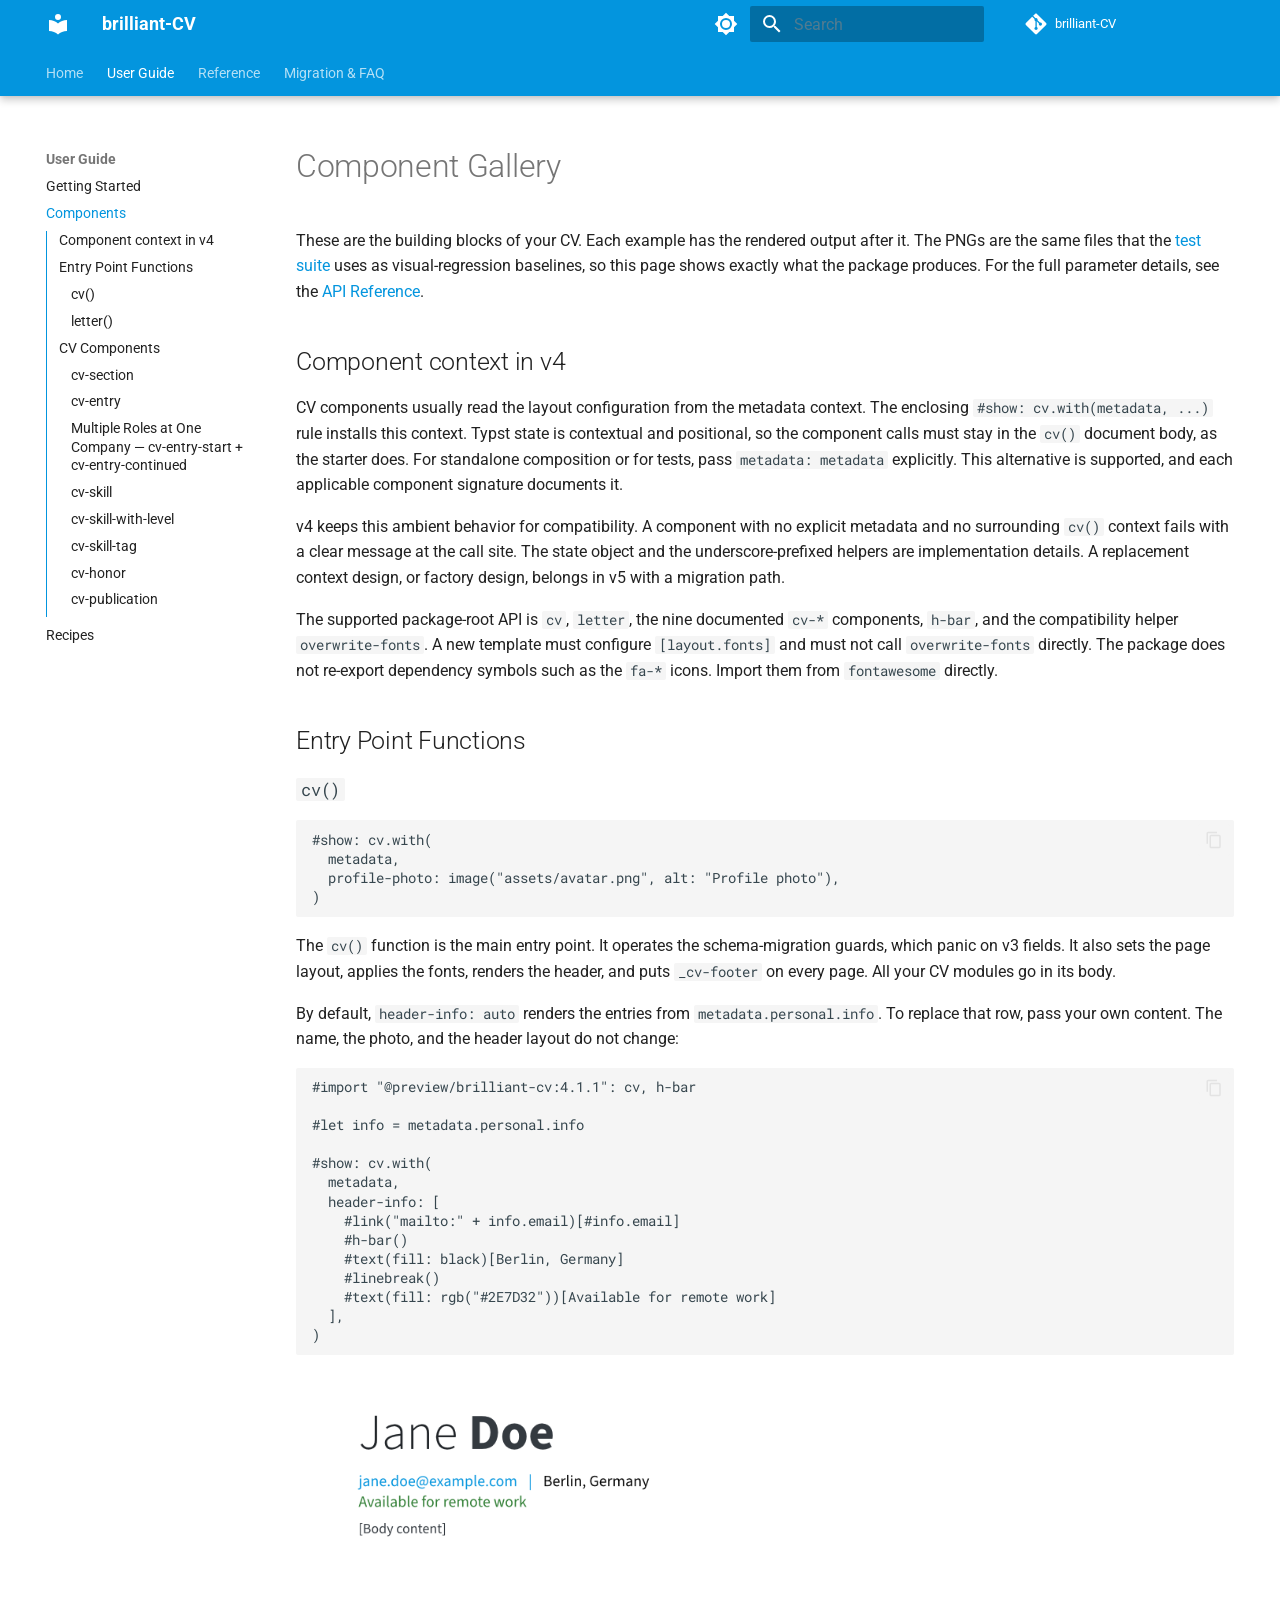
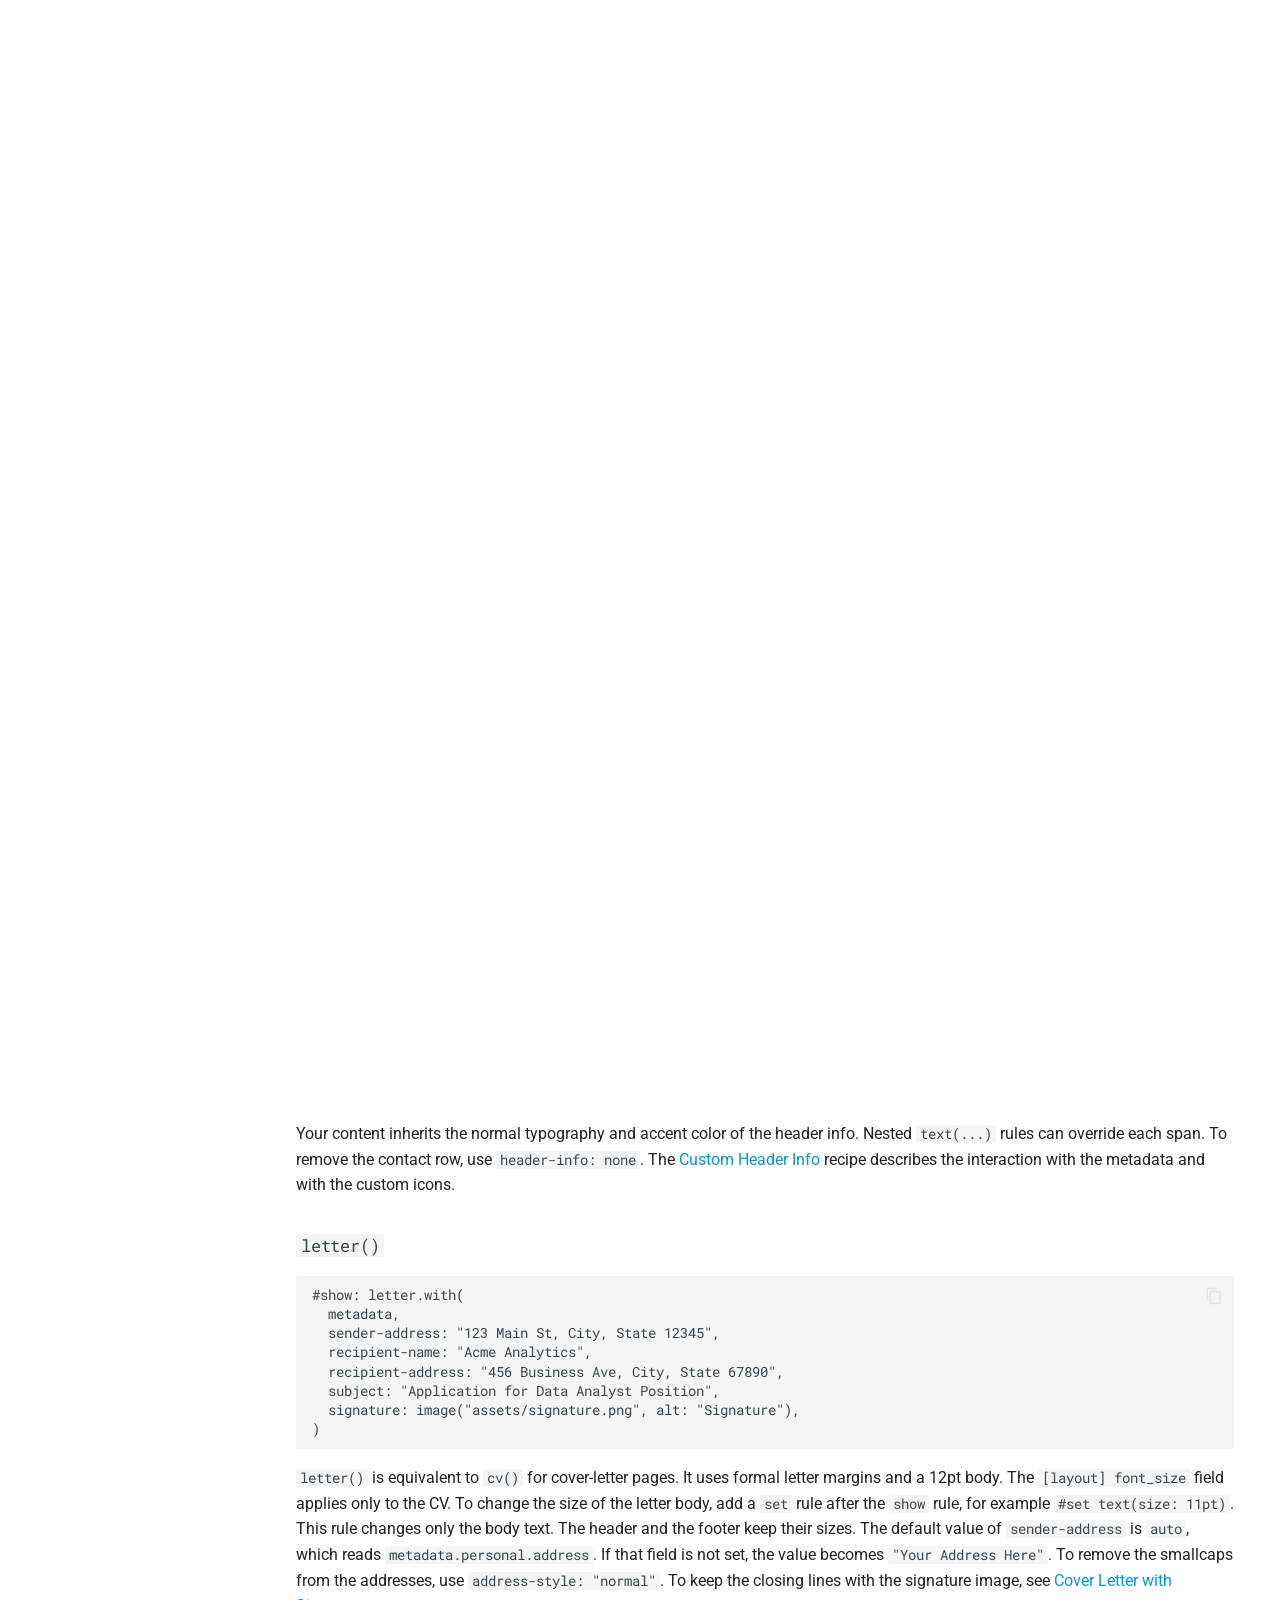
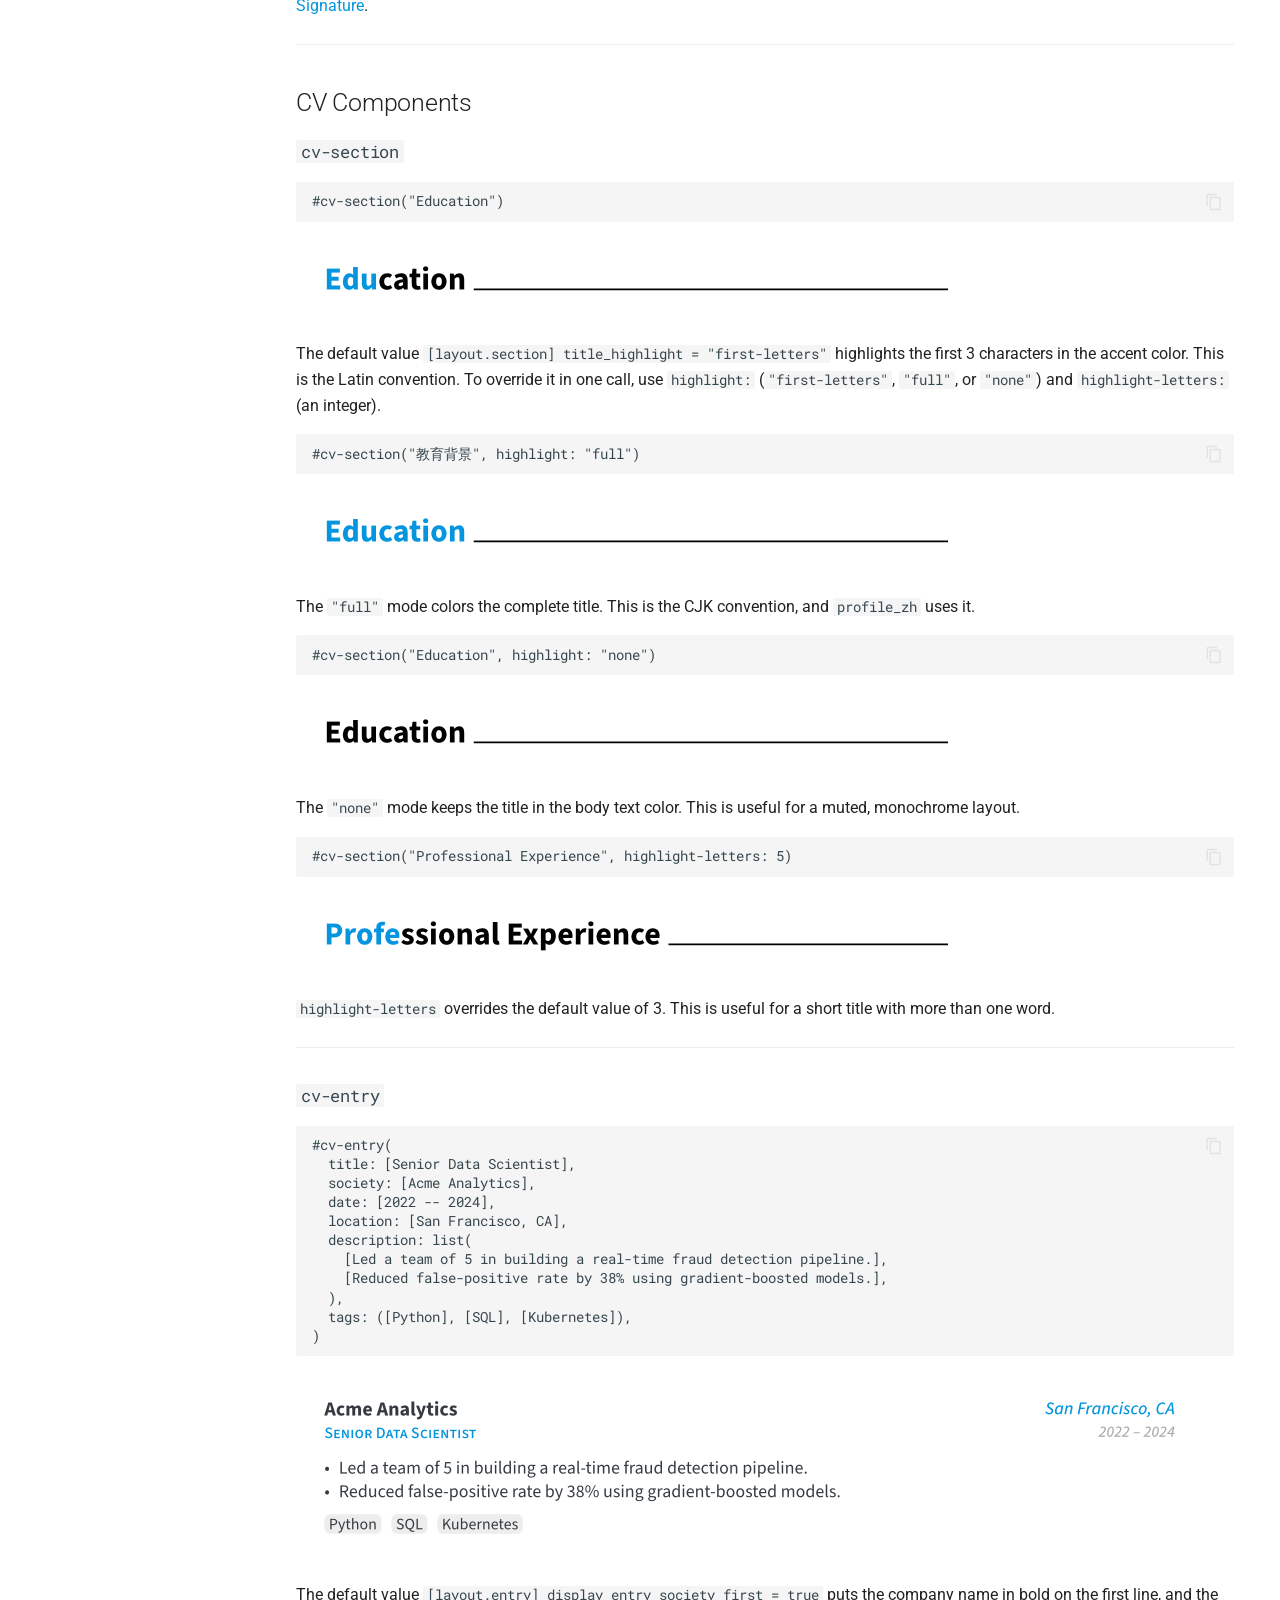
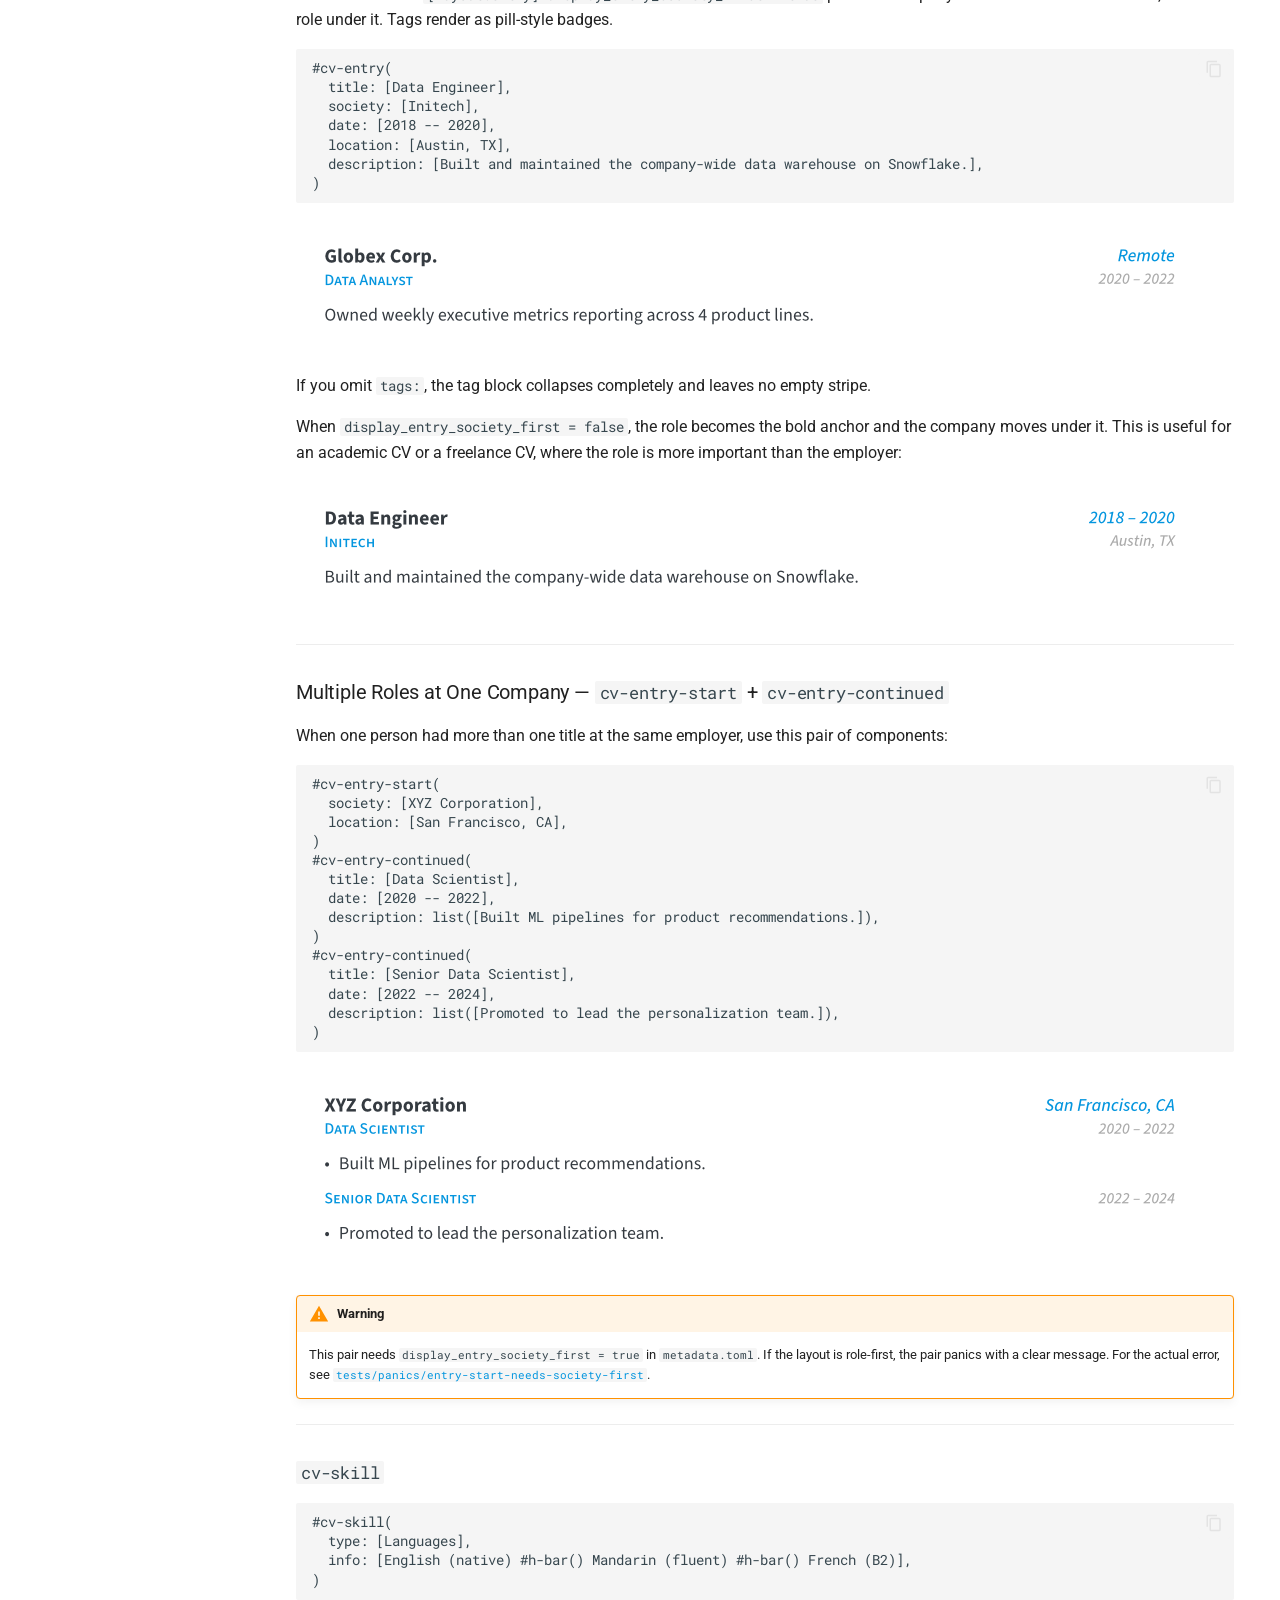
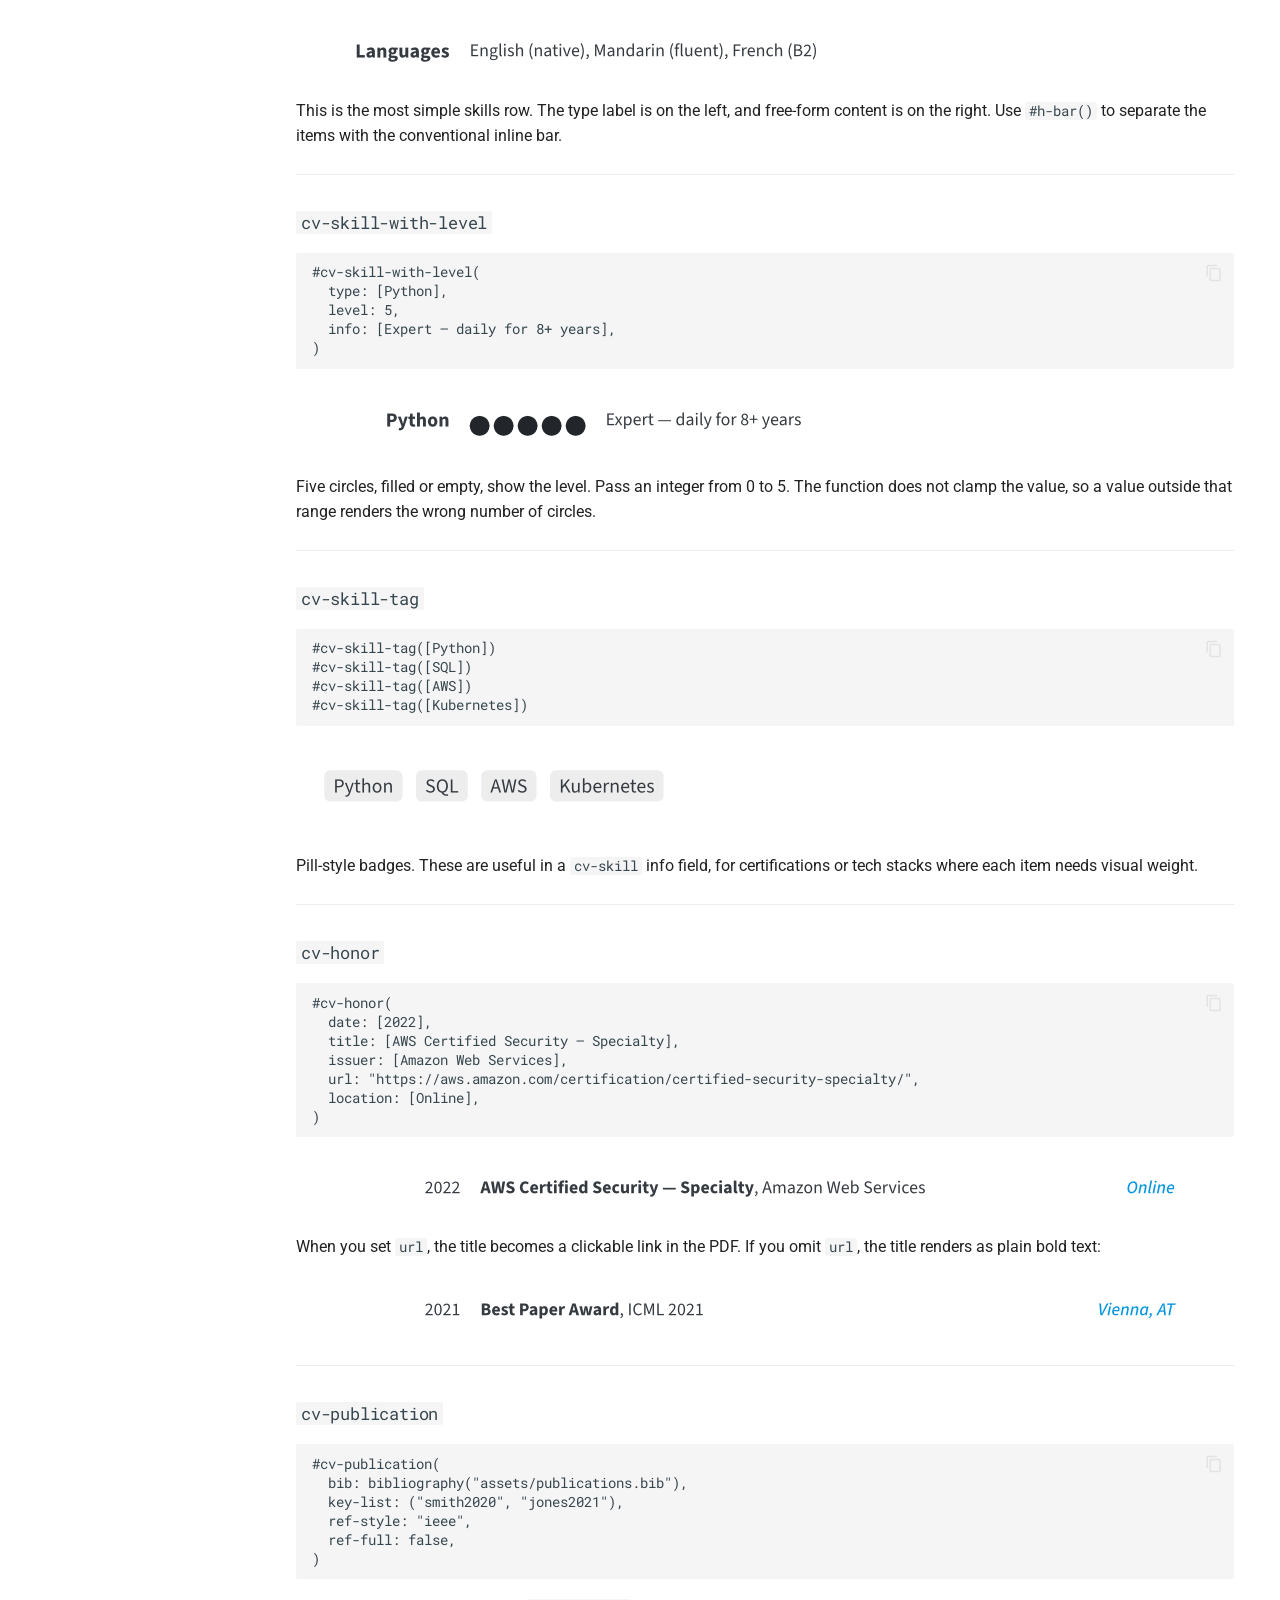
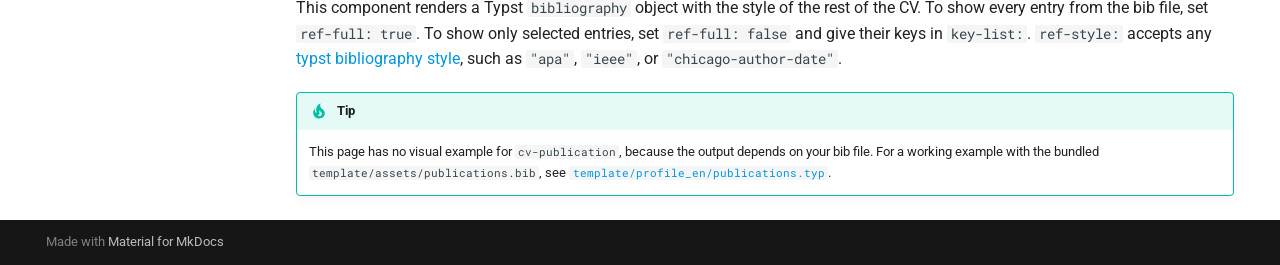
<file: components/index.html>
<!DOCTYPE html><html lang="en" class="no-js"><head>
    
      <meta charset="utf-8">
      <meta name="viewport" content="width=device-width,initial-scale=1">
      
        <meta name="description" content="A modern, modular CV template for Typst">
      
      
      
        <link rel="canonical" href="https://yunanwg.github.io/brilliant-CV/components/">
      
      
        <link rel="prev" href="../getting-started/">
      
      
        <link rel="next" href="../recipes/">
      
      
        
      
      
      <link rel="icon" href="../assets/images/favicon.png">
      <meta name="generator" content="mkdocs-1.6.1, mkdocs-material-9.7.7">
    
    
      
        <title>Components - brilliant-CV</title>
      
    
    
      <link rel="stylesheet" href="../assets/stylesheets/main.ec1eaa64.min.css">
      
        
        <link rel="stylesheet" href="../assets/stylesheets/palette.ab4e12ef.min.css">
      
      


    
    
      
    
    
      
        
        
        <link rel="preconnect" href="https://fonts.gstatic.com" crossorigin="">
        <link rel="stylesheet" href="https://fonts.googleapis.com/css?family=Roboto:300,300i,400,400i,700,700i%7CRoboto+Mono:400,400i,700,700i&amp;display=fallback">
        <style>:root{--md-text-font:"Roboto";--md-code-font:"Roboto Mono"}</style>
      
    
    
      <link rel="stylesheet" href="../stylesheets/extra.css">
    
    <script>__md_scope=new URL("..",location),__md_hash=e=>[...e].reduce(((e,_)=>(e<<5)-e+_.charCodeAt(0)),0),__md_get=(e,_=localStorage,t=__md_scope)=>JSON.parse(_.getItem(t.pathname+"."+e)),__md_set=(e,_,t=localStorage,a=__md_scope)=>{try{t.setItem(a.pathname+"."+e,JSON.stringify(_))}catch(e){}}</script>
    
      

    
    
  <link href="../assets/stylesheets/glightbox.min.css" rel="stylesheet"><script src="../assets/javascripts/glightbox.min.js"></script><style id="glightbox-style">
            html.glightbox-open { overflow: initial; height: 100%; }
            .gslide-title { margin-top: 0px; user-select: text; }
            .gslide-desc { color: #666; user-select: text; }
            .gslide-image img { background: white; }
            .gscrollbar-fixer { padding-right: 15px; }
            .gdesc-inner { font-size: 0.75rem; }
            body[data-md-color-scheme="slate"] .gdesc-inner { background: var(--md-default-bg-color); }
            body[data-md-color-scheme="slate"] .gslide-title { color: var(--md-default-fg-color); }
            body[data-md-color-scheme="slate"] .gslide-desc { color: var(--md-default-fg-color); }
        </style></head>
  
  
    
    
      
    
    
    
    
    <body dir="ltr" data-md-color-scheme="default" data-md-color-primary="custom" data-md-color-accent="indigo">
  
    
    <input class="md-toggle" data-md-toggle="drawer" type="checkbox" id="__drawer" autocomplete="off">
    <input class="md-toggle" data-md-toggle="search" type="checkbox" id="__search" autocomplete="off">
    <label class="md-overlay" for="__drawer"></label>
    <div data-md-component="skip">
      
        
        <a href="#component-gallery" class="md-skip">
          Skip to content
        </a>
      
    </div>
    <div data-md-component="announce">
      
    </div>
    
    
      

  

<header class="md-header md-header--shadow md-header--lifted" data-md-component="header">
  <nav class="md-header__inner md-grid" aria-label="Header">
    <a href=".." title="brilliant-CV" class="md-header__button md-logo" aria-label="brilliant-CV" data-md-component="logo">
      
  
  <svg xmlns="http://www.w3.org/2000/svg" viewBox="0 0 24 24"><path d="M12 8a3 3 0 0 0 3-3 3 3 0 0 0-3-3 3 3 0 0 0-3 3 3 3 0 0 0 3 3m0 3.54C9.64 9.35 6.5 8 3 8v11c3.5 0 6.64 1.35 9 3.54 2.36-2.19 5.5-3.54 9-3.54V8c-3.5 0-6.64 1.35-9 3.54"></path></svg>

    </a>
    <label class="md-header__button md-icon" for="__drawer">
      
      <svg xmlns="http://www.w3.org/2000/svg" viewBox="0 0 24 24"><path d="M3 6h18v2H3zm0 5h18v2H3zm0 5h18v2H3z"></path></svg>
    </label>
    <div class="md-header__title" data-md-component="header-title">
      <div class="md-header__ellipsis">
        <div class="md-header__topic">
          <span class="md-ellipsis">
            brilliant-CV
          </span>
        </div>
        <div class="md-header__topic" data-md-component="header-topic">
          <span class="md-ellipsis">
            
              Components
            
          </span>
        </div>
      </div>
    </div>
    
      
        <form class="md-header__option" data-md-component="palette">
  
    
    
    
    <input class="md-option" data-md-color-media="" data-md-color-scheme="default" data-md-color-primary="custom" data-md-color-accent="indigo" aria-label="Switch to dark mode" type="radio" name="__palette" id="__palette_0">
    
      <label class="md-header__button md-icon" title="Switch to dark mode" for="__palette_1" hidden="">
        <svg xmlns="http://www.w3.org/2000/svg" viewBox="0 0 24 24"><path d="M12 8a4 4 0 0 0-4 4 4 4 0 0 0 4 4 4 4 0 0 0 4-4 4 4 0 0 0-4-4m0 10a6 6 0 0 1-6-6 6 6 0 0 1 6-6 6 6 0 0 1 6 6 6 6 0 0 1-6 6m8-9.31V4h-4.69L12 .69 8.69 4H4v4.69L.69 12 4 15.31V20h4.69L12 23.31 15.31 20H20v-4.69L23.31 12z"></path></svg>
      </label>
    
  
    
    
    
    <input class="md-option" data-md-color-media="" data-md-color-scheme="slate" data-md-color-primary="custom" data-md-color-accent="indigo" aria-label="Switch to light mode" type="radio" name="__palette" id="__palette_1">
    
      <label class="md-header__button md-icon" title="Switch to light mode" for="__palette_0" hidden="">
        <svg xmlns="http://www.w3.org/2000/svg" viewBox="0 0 24 24"><path d="M12 18c-.89 0-1.74-.2-2.5-.55C11.56 16.5 13 14.42 13 12s-1.44-4.5-3.5-5.45C10.26 6.2 11.11 6 12 6a6 6 0 0 1 6 6 6 6 0 0 1-6 6m8-9.31V4h-4.69L12 .69 8.69 4H4v4.69L.69 12 4 15.31V20h4.69L12 23.31 15.31 20H20v-4.69L23.31 12z"></path></svg>
      </label>
    
  
</form>
      
    
    
      <script>var palette=__md_get("__palette");if(palette&&palette.color){if("(prefers-color-scheme)"===palette.color.media){var media=matchMedia("(prefers-color-scheme: light)"),input=document.querySelector(media.matches?"[data-md-color-media='(prefers-color-scheme: light)']":"[data-md-color-media='(prefers-color-scheme: dark)']");palette.color.media=input.getAttribute("data-md-color-media"),palette.color.scheme=input.getAttribute("data-md-color-scheme"),palette.color.primary=input.getAttribute("data-md-color-primary"),palette.color.accent=input.getAttribute("data-md-color-accent")}for(var[key,value]of Object.entries(palette.color))document.body.setAttribute("data-md-color-"+key,value)}</script>
    
    
    
      
      
        <label class="md-header__button md-icon" for="__search">
          
          <svg xmlns="http://www.w3.org/2000/svg" viewBox="0 0 24 24"><path d="M9.5 3A6.5 6.5 0 0 1 16 9.5c0 1.61-.59 3.09-1.56 4.23l.27.27h.79l5 5-1.5 1.5-5-5v-.79l-.27-.27A6.52 6.52 0 0 1 9.5 16 6.5 6.5 0 0 1 3 9.5 6.5 6.5 0 0 1 9.5 3m0 2C7 5 5 7 5 9.5S7 14 9.5 14 14 12 14 9.5 12 5 9.5 5"></path></svg>
        </label>
        <div class="md-search" data-md-component="search" role="dialog">
  <label class="md-search__overlay" for="__search"></label>
  <div class="md-search__inner" role="search">
    <form class="md-search__form" name="search">
      <input type="text" class="md-search__input" name="query" aria-label="Search" placeholder="Search" autocapitalize="off" autocorrect="off" autocomplete="off" spellcheck="false" data-md-component="search-query" required="">
      <label class="md-search__icon md-icon" for="__search">
        
        <svg xmlns="http://www.w3.org/2000/svg" viewBox="0 0 24 24"><path d="M9.5 3A6.5 6.5 0 0 1 16 9.5c0 1.61-.59 3.09-1.56 4.23l.27.27h.79l5 5-1.5 1.5-5-5v-.79l-.27-.27A6.52 6.52 0 0 1 9.5 16 6.5 6.5 0 0 1 3 9.5 6.5 6.5 0 0 1 9.5 3m0 2C7 5 5 7 5 9.5S7 14 9.5 14 14 12 14 9.5 12 5 9.5 5"></path></svg>
        
        <svg xmlns="http://www.w3.org/2000/svg" viewBox="0 0 24 24"><path d="M20 11v2H8l5.5 5.5-1.42 1.42L4.16 12l7.92-7.92L13.5 5.5 8 11z"></path></svg>
      </label>
      <nav class="md-search__options" aria-label="Search">
        
        <button type="reset" class="md-search__icon md-icon" title="Clear" aria-label="Clear" tabindex="-1">
          
          <svg xmlns="http://www.w3.org/2000/svg" viewBox="0 0 24 24"><path d="M19 6.41 17.59 5 12 10.59 6.41 5 5 6.41 10.59 12 5 17.59 6.41 19 12 13.41 17.59 19 19 17.59 13.41 12z"></path></svg>
        </button>
      </nav>
      
        <div class="md-search__suggest" data-md-component="search-suggest"></div>
      
    </form>
    <div class="md-search__output">
      <div class="md-search__scrollwrap" tabindex="0" data-md-scrollfix="">
        <div class="md-search-result" data-md-component="search-result">
          <div class="md-search-result__meta">
            Initializing search
          </div>
          <ol class="md-search-result__list" role="presentation"></ol>
        </div>
      </div>
    </div>
  </div>
</div>
      
    
    
      <div class="md-header__source">
        <a href="https://github.com/yunanwg/brilliant-CV" title="Go to repository" class="md-source" data-md-component="source">
  <div class="md-source__icon md-icon">
    
    <svg xmlns="http://www.w3.org/2000/svg" viewBox="0 0 448 512"><!--! Font Awesome Free 7.1.0 by @fontawesome - https://fontawesome.com License - https://fontawesome.com/license/free (Icons: CC BY 4.0, Fonts: SIL OFL 1.1, Code: MIT License) Copyright 2025 Fonticons, Inc.--><path d="M439.6 236.1 244 40.5c-5.4-5.5-12.8-8.5-20.4-8.5s-15 3-20.4 8.4L162.5 81l51.5 51.5c27.1-9.1 52.7 16.8 43.4 43.7l49.7 49.7c34.2-11.8 61.2 31 35.5 56.7-26.5 26.5-70.2-2.9-56-37.3L240.3 199v121.9c25.3 12.5 22.3 41.8 9.1 55-6.4 6.4-15.2 10.1-24.3 10.1s-17.8-3.6-24.3-10.1c-17.6-17.6-11.1-46.9 11.2-56v-123c-20.8-8.5-24.6-30.7-18.6-45L142.6 101 8.5 235.1C3 240.6 0 247.9 0 255.5s3 15 8.5 20.4l195.6 195.7c5.4 5.4 12.7 8.4 20.4 8.4s15-3 20.4-8.4l194.7-194.7c5.4-5.4 8.4-12.8 8.4-20.4s-3-15-8.4-20.4"></path></svg>
  </div>
  <div class="md-source__repository">
    brilliant-CV
  </div>
</a>
      </div>
    
  </nav>
  
    
      
<nav class="md-tabs" aria-label="Tabs" data-md-component="tabs">
  <div class="md-grid">
    <ul class="md-tabs__list">
      
        
  
  
  
  
    <li class="md-tabs__item">
      <a href=".." class="md-tabs__link">
        
  
  
    
  
  Home

      </a>
    </li>
  

      
        
  
  
  
    
  
  
    
    
      <li class="md-tabs__item md-tabs__item--active">
        <a href="../getting-started/" class="md-tabs__link">
          
  
  
  User Guide

        </a>
      </li>
    
  

      
        
  
  
  
  
    
    
      <li class="md-tabs__item">
        <a href="../configuration/" class="md-tabs__link">
          
  
  
  Reference

        </a>
      </li>
    
  

      
        
  
  
  
  
    
    
      <li class="md-tabs__item">
        <a href="../migration/" class="md-tabs__link">
          
  
  
  Migration &amp; FAQ

        </a>
      </li>
    
  

      
    </ul>
  </div>
</nav>
    
  
</header>
    
    <div class="md-container" data-md-component="container">
      
      
        
      
      <main class="md-main" data-md-component="main">
        <div class="md-main__inner md-grid">
          
            
              
              <div class="md-sidebar md-sidebar--primary" data-md-component="sidebar" data-md-type="navigation">
                <div class="md-sidebar__scrollwrap">
                  <div class="md-sidebar__inner">
                    


  


  

<nav class="md-nav md-nav--primary md-nav--lifted md-nav--integrated" aria-label="Navigation" data-md-level="0">
  <label class="md-nav__title" for="__drawer">
    <a href=".." title="brilliant-CV" class="md-nav__button md-logo" aria-label="brilliant-CV" data-md-component="logo">
      
  
  <svg xmlns="http://www.w3.org/2000/svg" viewBox="0 0 24 24"><path d="M12 8a3 3 0 0 0 3-3 3 3 0 0 0-3-3 3 3 0 0 0-3 3 3 3 0 0 0 3 3m0 3.54C9.64 9.35 6.5 8 3 8v11c3.5 0 6.64 1.35 9 3.54 2.36-2.19 5.5-3.54 9-3.54V8c-3.5 0-6.64 1.35-9 3.54"></path></svg>

    </a>
    brilliant-CV
  </label>
  
    <div class="md-nav__source">
      <a href="https://github.com/yunanwg/brilliant-CV" title="Go to repository" class="md-source" data-md-component="source">
  <div class="md-source__icon md-icon">
    
    <svg xmlns="http://www.w3.org/2000/svg" viewBox="0 0 448 512"><!--! Font Awesome Free 7.1.0 by @fontawesome - https://fontawesome.com License - https://fontawesome.com/license/free (Icons: CC BY 4.0, Fonts: SIL OFL 1.1, Code: MIT License) Copyright 2025 Fonticons, Inc.--><path d="M439.6 236.1 244 40.5c-5.4-5.5-12.8-8.5-20.4-8.5s-15 3-20.4 8.4L162.5 81l51.5 51.5c27.1-9.1 52.7 16.8 43.4 43.7l49.7 49.7c34.2-11.8 61.2 31 35.5 56.7-26.5 26.5-70.2-2.9-56-37.3L240.3 199v121.9c25.3 12.5 22.3 41.8 9.1 55-6.4 6.4-15.2 10.1-24.3 10.1s-17.8-3.6-24.3-10.1c-17.6-17.6-11.1-46.9 11.2-56v-123c-20.8-8.5-24.6-30.7-18.6-45L142.6 101 8.5 235.1C3 240.6 0 247.9 0 255.5s3 15 8.5 20.4l195.6 195.7c5.4 5.4 12.7 8.4 20.4 8.4s15-3 20.4-8.4l194.7-194.7c5.4-5.4 8.4-12.8 8.4-20.4s-3-15-8.4-20.4"></path></svg>
  </div>
  <div class="md-source__repository">
    brilliant-CV
  </div>
</a>
    </div>
  
  <ul class="md-nav__list" data-md-scrollfix="">
    
      
      
  
  
  
  
    <li class="md-nav__item">
      <a href=".." class="md-nav__link">
        
  
  
  <span class="md-ellipsis">
    
  
    Home
  

    
  </span>
  
  

      </a>
    </li>
  

    
      
      
  
  
    
  
  
  
    
    
    
    
      
        
        
      
      
        
      
    
    
    <li class="md-nav__item md-nav__item--active md-nav__item--section md-nav__item--nested">
      
        
        
        <input class="md-nav__toggle md-toggle " type="checkbox" id="__nav_2" checked="">
        
          
          <label class="md-nav__link" for="__nav_2" id="__nav_2_label" tabindex="">
            
  
  
  <span class="md-ellipsis">
    
  
    User Guide
  

    
  </span>
  
  

            <span class="md-nav__icon md-icon"></span>
          </label>
        
        <nav class="md-nav" data-md-level="1" aria-labelledby="__nav_2_label" aria-expanded="true">
          <label class="md-nav__title" for="__nav_2">
            <span class="md-nav__icon md-icon"></span>
            
  
    User Guide
  

          </label>
          <ul class="md-nav__list" data-md-scrollfix="">
            
              
                
  
  
  
  
    <li class="md-nav__item">
      <a href="../getting-started/" class="md-nav__link">
        
  
  
  <span class="md-ellipsis">
    
  
    Getting Started
  

    
  </span>
  
  

      </a>
    </li>
  

              
            
              
                
  
  
    
  
  
  
    <li class="md-nav__item md-nav__item--active">
      
      <input class="md-nav__toggle md-toggle" type="checkbox" id="__toc">
      
      
        
      
      
        <label class="md-nav__link md-nav__link--active" for="__toc">
          
  
  
  <span class="md-ellipsis">
    
  
    Components
  

    
  </span>
  
  

          <span class="md-nav__icon md-icon"></span>
        </label>
      
      <a href="./" class="md-nav__link md-nav__link--active">
        
  
  
  <span class="md-ellipsis">
    
  
    Components
  

    
  </span>
  
  

      </a>
      
        

<nav class="md-nav md-nav--secondary" aria-label="Table of contents">
  
  
  
    
  
  
    <label class="md-nav__title" for="__toc">
      <span class="md-nav__icon md-icon"></span>
      Table of contents
    </label>
    <ul class="md-nav__list" data-md-component="toc" data-md-scrollfix="">
      
        <li class="md-nav__item">
  <a href="#component-context-in-v4" class="md-nav__link">
    <span class="md-ellipsis">
      
        Component context in v4
      
    </span>
  </a>
  
</li>
      
        <li class="md-nav__item">
  <a href="#entry-point-functions" class="md-nav__link">
    <span class="md-ellipsis">
      
        Entry Point Functions
      
    </span>
  </a>
  
    <nav class="md-nav" aria-label="Entry Point Functions">
      <ul class="md-nav__list">
        
          <li class="md-nav__item">
  <a href="#cv" class="md-nav__link">
    <span class="md-ellipsis">
      
        cv()
      
    </span>
  </a>
  
</li>
        
          <li class="md-nav__item">
  <a href="#letter" class="md-nav__link">
    <span class="md-ellipsis">
      
        letter()
      
    </span>
  </a>
  
</li>
        
      </ul>
    </nav>
  
</li>
      
        <li class="md-nav__item">
  <a href="#cv-components" class="md-nav__link">
    <span class="md-ellipsis">
      
        CV Components
      
    </span>
  </a>
  
    <nav class="md-nav" aria-label="CV Components">
      <ul class="md-nav__list">
        
          <li class="md-nav__item">
  <a href="#cv-section" class="md-nav__link">
    <span class="md-ellipsis">
      
        cv-section
      
    </span>
  </a>
  
</li>
        
          <li class="md-nav__item">
  <a href="#cv-entry" class="md-nav__link">
    <span class="md-ellipsis">
      
        cv-entry
      
    </span>
  </a>
  
</li>
        
          <li class="md-nav__item">
  <a href="#multiple-roles-at-one-company-cv-entry-start-cv-entry-continued" class="md-nav__link">
    <span class="md-ellipsis">
      
        Multiple Roles at One Company — cv-entry-start + cv-entry-continued
      
    </span>
  </a>
  
</li>
        
          <li class="md-nav__item">
  <a href="#cv-skill" class="md-nav__link">
    <span class="md-ellipsis">
      
        cv-skill
      
    </span>
  </a>
  
</li>
        
          <li class="md-nav__item">
  <a href="#cv-skill-with-level" class="md-nav__link">
    <span class="md-ellipsis">
      
        cv-skill-with-level
      
    </span>
  </a>
  
</li>
        
          <li class="md-nav__item">
  <a href="#cv-skill-tag" class="md-nav__link">
    <span class="md-ellipsis">
      
        cv-skill-tag
      
    </span>
  </a>
  
</li>
        
          <li class="md-nav__item">
  <a href="#cv-honor" class="md-nav__link">
    <span class="md-ellipsis">
      
        cv-honor
      
    </span>
  </a>
  
</li>
        
          <li class="md-nav__item">
  <a href="#cv-publication" class="md-nav__link">
    <span class="md-ellipsis">
      
        cv-publication
      
    </span>
  </a>
  
</li>
        
      </ul>
    </nav>
  
</li>
      
    </ul>
  
</nav>
      
    </li>
  

              
            
              
                
  
  
  
  
    <li class="md-nav__item">
      <a href="../recipes/" class="md-nav__link">
        
  
  
  <span class="md-ellipsis">
    
  
    Recipes
  

    
  </span>
  
  

      </a>
    </li>
  

              
            
          </ul>
        </nav>
      
    </li>
  

    
      
      
  
  
  
  
    
    
    
    
      
      
        
      
    
    
    <li class="md-nav__item md-nav__item--nested">
      
        
        
        <input class="md-nav__toggle md-toggle " type="checkbox" id="__nav_3">
        
          
          <label class="md-nav__link" for="__nav_3" id="__nav_3_label" tabindex="0">
            
  
  
  <span class="md-ellipsis">
    
  
    Reference
  

    
  </span>
  
  

            <span class="md-nav__icon md-icon"></span>
          </label>
        
        <nav class="md-nav" data-md-level="1" aria-labelledby="__nav_3_label" aria-expanded="false">
          <label class="md-nav__title" for="__nav_3">
            <span class="md-nav__icon md-icon"></span>
            
  
    Reference
  

          </label>
          <ul class="md-nav__list" data-md-scrollfix="">
            
              
                
  
  
  
  
    <li class="md-nav__item">
      <a href="../configuration/" class="md-nav__link">
        
  
  
  <span class="md-ellipsis">
    
  
    Configuration
  

    
  </span>
  
  

      </a>
    </li>
  

              
            
              
                
  
  
  
  
    <li class="md-nav__item">
      <a href="../api-reference/" class="md-nav__link">
        
  
  
  <span class="md-ellipsis">
    
  
    API Reference
  

    
  </span>
  
  

      </a>
    </li>
  

              
            
          </ul>
        </nav>
      
    </li>
  

    
      
      
  
  
  
  
    
    
    
    
      
      
        
      
    
    
    <li class="md-nav__item md-nav__item--nested">
      
        
        
        <input class="md-nav__toggle md-toggle " type="checkbox" id="__nav_4">
        
          
          <label class="md-nav__link" for="__nav_4" id="__nav_4_label" tabindex="0">
            
  
  
  <span class="md-ellipsis">
    
  
    Migration &amp; FAQ
  

    
  </span>
  
  

            <span class="md-nav__icon md-icon"></span>
          </label>
        
        <nav class="md-nav" data-md-level="1" aria-labelledby="__nav_4_label" aria-expanded="false">
          <label class="md-nav__title" for="__nav_4">
            <span class="md-nav__icon md-icon"></span>
            
  
    Migration &amp; FAQ
  

          </label>
          <ul class="md-nav__list" data-md-scrollfix="">
            
              
                
  
  
  
  
    <li class="md-nav__item">
      <a href="../migration/" class="md-nav__link">
        
  
  
  <span class="md-ellipsis">
    
  
    Migration Guide
  

    
  </span>
  
  

      </a>
    </li>
  

              
            
              
                
  
  
  
  
    <li class="md-nav__item">
      <a href="../troubleshooting/" class="md-nav__link">
        
  
  
  <span class="md-ellipsis">
    
  
    Troubleshooting
  

    
  </span>
  
  

      </a>
    </li>
  

              
            
          </ul>
        </nav>
      
    </li>
  

    
  </ul>
</nav>
                  </div>
                </div>
              </div>
            
            
          
          
            <div class="md-content" data-md-component="content">
              
              <article class="md-content__inner md-typeset">
                
                  


  
  


<h1 id="component-gallery">Component Gallery<a class="headerlink" href="#component-gallery" title="Permanent link">¶</a></h1>
<p>These are the building blocks of your CV. Each example has the rendered output after it. The PNGs are the same files that the <a href="https://github.com/yunanwg/brilliant-CV/tree/main/tests/components">test suite</a> uses as visual-regression baselines, so this page shows exactly what the package produces. For the full parameter details, see the <a href="../api-reference/">API Reference</a>.</p>
<h2 id="component-context-in-v4">Component context in v4<a class="headerlink" href="#component-context-in-v4" title="Permanent link">¶</a></h2>
<p>CV components usually read the layout configuration from the metadata context. The enclosing <code>#show: cv.with(metadata, ...)</code> rule installs this context. Typst state is contextual and positional, so the component calls must stay in the <code>cv()</code> document body, as the starter does. For standalone composition or for tests, pass <code>metadata: metadata</code> explicitly. This alternative is supported, and each applicable component signature documents it.</p>
<p>v4 keeps this ambient behavior for compatibility. A component with no explicit metadata and no surrounding <code>cv()</code> context fails with a clear message at the call site. The state object and the underscore-prefixed helpers are implementation details. A replacement context design, or factory design, belongs in v5 with a migration path.</p>
<p>The supported package-root API is <code>cv</code>, <code>letter</code>, the nine documented <code>cv-*</code> components, <code>h-bar</code>, and the compatibility helper <code>overwrite-fonts</code>. A new template must configure <code>[layout.fonts]</code> and must not call <code>overwrite-fonts</code> directly. The package does not re-export dependency symbols such as the <code>fa-*</code> icons. Import them from <code>fontawesome</code> directly.</p>
<h2 id="entry-point-functions">Entry Point Functions<a class="headerlink" href="#entry-point-functions" title="Permanent link">¶</a></h2>
<h3 id="cv"><code>cv()</code><a class="headerlink" href="#cv" title="Permanent link">¶</a></h3>
<div class="highlight"><pre><span></span><code><a id="__codelineno-0-1" name="__codelineno-0-1" href="#__codelineno-0-1"></a>#show: cv.with(
<a id="__codelineno-0-2" name="__codelineno-0-2" href="#__codelineno-0-2"></a>  metadata,
<a id="__codelineno-0-3" name="__codelineno-0-3" href="#__codelineno-0-3"></a>  profile-photo: image("assets/avatar.png", alt: "Profile photo"),
<a id="__codelineno-0-4" name="__codelineno-0-4" href="#__codelineno-0-4"></a>)
</code></pre></div>
<p>The <code>cv()</code> function is the main entry point. It operates the schema-migration guards, which panic on v3 fields. It also sets the page layout, applies the fonts, renders the header, and puts <code>_cv-footer</code> on every page. All your CV modules go in its body.</p>
<p>By default, <code>header-info: auto</code> renders the entries from <code>metadata.personal.info</code>. To replace that row, pass your own content. The name, the photo, and the header layout do not change:</p>
<div class="highlight"><pre><span></span><code><a id="__codelineno-1-1" name="__codelineno-1-1" href="#__codelineno-1-1"></a>#import "@preview/brilliant-cv:4.1.1": cv, h-bar
<a id="__codelineno-1-2" name="__codelineno-1-2" href="#__codelineno-1-2"></a>
<a id="__codelineno-1-3" name="__codelineno-1-3" href="#__codelineno-1-3"></a>#let info = metadata.personal.info
<a id="__codelineno-1-4" name="__codelineno-1-4" href="#__codelineno-1-4"></a>
<a id="__codelineno-1-5" name="__codelineno-1-5" href="#__codelineno-1-5"></a>#show: cv.with(
<a id="__codelineno-1-6" name="__codelineno-1-6" href="#__codelineno-1-6"></a>  metadata,
<a id="__codelineno-1-7" name="__codelineno-1-7" href="#__codelineno-1-7"></a>  header-info: [
<a id="__codelineno-1-8" name="__codelineno-1-8" href="#__codelineno-1-8"></a>    #link("mailto:" + info.email)[#info.email]
<a id="__codelineno-1-9" name="__codelineno-1-9" href="#__codelineno-1-9"></a>    #h-bar()
<a id="__codelineno-1-10" name="__codelineno-1-10" href="#__codelineno-1-10"></a>    #text(fill: black)[Berlin, Germany]
<a id="__codelineno-1-11" name="__codelineno-1-11" href="#__codelineno-1-11"></a>    #linebreak()
<a id="__codelineno-1-12" name="__codelineno-1-12" href="#__codelineno-1-12"></a>    #text(fill: rgb("#2E7D32"))[Available for remote work]
<a id="__codelineno-1-13" name="__codelineno-1-13" href="#__codelineno-1-13"></a>  ],
<a id="__codelineno-1-14" name="__codelineno-1-14" href="#__codelineno-1-14"></a>)
</code></pre></div>
<p><a class="glightbox" data-type="image" data-width="90%" data-height="auto" href="../assets/components/cv-header-info-custom.png" data-desc-position="bottom"><img alt="custom header info" src="../assets/components/cv-header-info-custom.png"></a></p>
<p>Your content inherits the normal typography and accent color of the header info. Nested <code>text(...)</code> rules can override each span. To remove the contact row, use <code>header-info: none</code>. The <a href="../recipes/#custom-header-info">Custom Header Info</a> recipe describes the interaction with the metadata and with the custom icons.</p>
<h3 id="letter"><code>letter()</code><a class="headerlink" href="#letter" title="Permanent link">¶</a></h3>
<div class="highlight"><pre><span></span><code><a id="__codelineno-2-1" name="__codelineno-2-1" href="#__codelineno-2-1"></a>#show: letter.with(
<a id="__codelineno-2-2" name="__codelineno-2-2" href="#__codelineno-2-2"></a>  metadata,
<a id="__codelineno-2-3" name="__codelineno-2-3" href="#__codelineno-2-3"></a>  sender-address: "123 Main St, City, State 12345",
<a id="__codelineno-2-4" name="__codelineno-2-4" href="#__codelineno-2-4"></a>  recipient-name: "Acme Analytics",
<a id="__codelineno-2-5" name="__codelineno-2-5" href="#__codelineno-2-5"></a>  recipient-address: "456 Business Ave, City, State 67890",
<a id="__codelineno-2-6" name="__codelineno-2-6" href="#__codelineno-2-6"></a>  subject: "Application for Data Analyst Position",
<a id="__codelineno-2-7" name="__codelineno-2-7" href="#__codelineno-2-7"></a>  signature: image("assets/signature.png", alt: "Signature"),
<a id="__codelineno-2-8" name="__codelineno-2-8" href="#__codelineno-2-8"></a>)
</code></pre></div>
<p><code>letter()</code> is equivalent to <code>cv()</code> for cover-letter pages. It uses formal letter margins and a 12pt body. The <code>[layout] font_size</code> field applies only to the CV. To change the size of the letter body, add a <code>set</code> rule after the <code>show</code> rule, for example <code>#set text(size: 11pt)</code>. This rule changes only the body text. The header and the footer keep their sizes. The default value of <code>sender-address</code> is <code>auto</code>, which reads <code>metadata.personal.address</code>. If that field is not set, the value becomes <code>"Your Address Here"</code>. To remove the smallcaps from the addresses, use <code>address-style: "normal"</code>. To keep the closing lines with the signature image, see <a href="../recipes/#cover-letter-with-signature">Cover Letter with Signature</a>.</p>
<hr>
<h2 id="cv-components">CV Components<a class="headerlink" href="#cv-components" title="Permanent link">¶</a></h2>
<h3 id="cv-section"><code>cv-section</code><a class="headerlink" href="#cv-section" title="Permanent link">¶</a></h3>
<div class="highlight"><pre><span></span><code><a id="__codelineno-3-1" name="__codelineno-3-1" href="#__codelineno-3-1"></a>#cv-section("Education")
</code></pre></div>
<p><a class="glightbox" data-type="image" data-width="90%" data-height="auto" href="../assets/components/cv-section-first-letters.png" data-desc-position="bottom"><img alt="cv-section first-letters mode" src="../assets/components/cv-section-first-letters.png"></a></p>
<p>The default value <code>[layout.section] title_highlight = "first-letters"</code> highlights the first 3 characters in the accent color. This is the Latin convention. To override it in one call, use <code>highlight:</code> (<code>"first-letters"</code>, <code>"full"</code>, or <code>"none"</code>) and <code>highlight-letters:</code> (an integer).</p>
<div class="highlight"><pre><span></span><code><a id="__codelineno-4-1" name="__codelineno-4-1" href="#__codelineno-4-1"></a>#cv-section("教育背景", highlight: "full")
</code></pre></div>
<p><a class="glightbox" data-type="image" data-width="90%" data-height="auto" href="../assets/components/cv-section-full.png" data-desc-position="bottom"><img alt="cv-section full mode" src="../assets/components/cv-section-full.png"></a></p>
<p>The <code>"full"</code> mode colors the complete title. This is the CJK convention, and <code>profile_zh</code> uses it.</p>
<div class="highlight"><pre><span></span><code><a id="__codelineno-5-1" name="__codelineno-5-1" href="#__codelineno-5-1"></a>#cv-section("Education", highlight: "none")
</code></pre></div>
<p><a class="glightbox" data-type="image" data-width="90%" data-height="auto" href="../assets/components/cv-section-none.png" data-desc-position="bottom"><img alt="cv-section none mode" src="../assets/components/cv-section-none.png"></a></p>
<p>The <code>"none"</code> mode keeps the title in the body text color. This is useful for a muted, monochrome layout.</p>
<div class="highlight"><pre><span></span><code><a id="__codelineno-6-1" name="__codelineno-6-1" href="#__codelineno-6-1"></a>#cv-section("Professional Experience", highlight-letters: 5)
</code></pre></div>
<p><a class="glightbox" data-type="image" data-width="90%" data-height="auto" href="../assets/components/cv-section-custom-letters.png" data-desc-position="bottom"><img alt="cv-section 5-letter custom highlight" src="../assets/components/cv-section-custom-letters.png"></a></p>
<p><code>highlight-letters</code> overrides the default value of 3. This is useful for a short title with more than one word.</p>
<hr>
<h3 id="cv-entry"><code>cv-entry</code><a class="headerlink" href="#cv-entry" title="Permanent link">¶</a></h3>
<div class="highlight"><pre><span></span><code><a id="__codelineno-7-1" name="__codelineno-7-1" href="#__codelineno-7-1"></a>#cv-entry(
<a id="__codelineno-7-2" name="__codelineno-7-2" href="#__codelineno-7-2"></a>  title: [Senior Data Scientist],
<a id="__codelineno-7-3" name="__codelineno-7-3" href="#__codelineno-7-3"></a>  society: [Acme Analytics],
<a id="__codelineno-7-4" name="__codelineno-7-4" href="#__codelineno-7-4"></a>  date: [2022 -- 2024],
<a id="__codelineno-7-5" name="__codelineno-7-5" href="#__codelineno-7-5"></a>  location: [San Francisco, CA],
<a id="__codelineno-7-6" name="__codelineno-7-6" href="#__codelineno-7-6"></a>  description: list(
<a id="__codelineno-7-7" name="__codelineno-7-7" href="#__codelineno-7-7"></a>    [Led a team of 5 in building a real-time fraud detection pipeline.],
<a id="__codelineno-7-8" name="__codelineno-7-8" href="#__codelineno-7-8"></a>    [Reduced false-positive rate by 38% using gradient-boosted models.],
<a id="__codelineno-7-9" name="__codelineno-7-9" href="#__codelineno-7-9"></a>  ),
<a id="__codelineno-7-10" name="__codelineno-7-10" href="#__codelineno-7-10"></a>  tags: ([Python], [SQL], [Kubernetes]),
<a id="__codelineno-7-11" name="__codelineno-7-11" href="#__codelineno-7-11"></a>)
</code></pre></div>
<p><a class="glightbox" data-type="image" data-width="90%" data-height="auto" href="../assets/components/cv-entry-full.png" data-desc-position="bottom"><img alt="cv-entry with all fields" src="../assets/components/cv-entry-full.png"></a></p>
<p>The default value <code>[layout.entry] display_entry_society_first = true</code> puts the company name in bold on the first line, and the role under it. Tags render as pill-style badges.</p>
<div class="highlight"><pre><span></span><code><a id="__codelineno-8-1" name="__codelineno-8-1" href="#__codelineno-8-1"></a>#cv-entry(
<a id="__codelineno-8-2" name="__codelineno-8-2" href="#__codelineno-8-2"></a>  title: [Data Engineer],
<a id="__codelineno-8-3" name="__codelineno-8-3" href="#__codelineno-8-3"></a>  society: [Initech],
<a id="__codelineno-8-4" name="__codelineno-8-4" href="#__codelineno-8-4"></a>  date: [2018 -- 2020],
<a id="__codelineno-8-5" name="__codelineno-8-5" href="#__codelineno-8-5"></a>  location: [Austin, TX],
<a id="__codelineno-8-6" name="__codelineno-8-6" href="#__codelineno-8-6"></a>  description: [Built and maintained the company-wide data warehouse on Snowflake.],
<a id="__codelineno-8-7" name="__codelineno-8-7" href="#__codelineno-8-7"></a>)
</code></pre></div>
<p><a class="glightbox" data-type="image" data-width="90%" data-height="auto" href="../assets/components/cv-entry-no-tags.png" data-desc-position="bottom"><img alt="cv-entry without tags" src="../assets/components/cv-entry-no-tags.png"></a></p>
<p>If you omit <code>tags:</code>, the tag block collapses completely and leaves no empty stripe.</p>
<p>When <code>display_entry_society_first = false</code>, the role becomes the bold anchor and the company moves under it. This is useful for an academic CV or a freelance CV, where the role is more important than the employer:</p>
<p><a class="glightbox" data-type="image" data-width="90%" data-height="auto" href="../assets/components/cv-entry-role-first.png" data-desc-position="bottom"><img alt="cv-entry role-first layout" src="../assets/components/cv-entry-role-first.png"></a></p>
<hr>
<h3 id="multiple-roles-at-one-company-cv-entry-start-cv-entry-continued">Multiple Roles at One Company — <code>cv-entry-start</code> + <code>cv-entry-continued</code><a class="headerlink" href="#multiple-roles-at-one-company-cv-entry-start-cv-entry-continued" title="Permanent link">¶</a></h3>
<p>When one person had more than one title at the same employer, use this pair of components:</p>
<div class="highlight"><pre><span></span><code><a id="__codelineno-9-1" name="__codelineno-9-1" href="#__codelineno-9-1"></a>#cv-entry-start(
<a id="__codelineno-9-2" name="__codelineno-9-2" href="#__codelineno-9-2"></a>  society: [XYZ Corporation],
<a id="__codelineno-9-3" name="__codelineno-9-3" href="#__codelineno-9-3"></a>  location: [San Francisco, CA],
<a id="__codelineno-9-4" name="__codelineno-9-4" href="#__codelineno-9-4"></a>)
<a id="__codelineno-9-5" name="__codelineno-9-5" href="#__codelineno-9-5"></a>#cv-entry-continued(
<a id="__codelineno-9-6" name="__codelineno-9-6" href="#__codelineno-9-6"></a>  title: [Data Scientist],
<a id="__codelineno-9-7" name="__codelineno-9-7" href="#__codelineno-9-7"></a>  date: [2020 -- 2022],
<a id="__codelineno-9-8" name="__codelineno-9-8" href="#__codelineno-9-8"></a>  description: list([Built ML pipelines for product recommendations.]),
<a id="__codelineno-9-9" name="__codelineno-9-9" href="#__codelineno-9-9"></a>)
<a id="__codelineno-9-10" name="__codelineno-9-10" href="#__codelineno-9-10"></a>#cv-entry-continued(
<a id="__codelineno-9-11" name="__codelineno-9-11" href="#__codelineno-9-11"></a>  title: [Senior Data Scientist],
<a id="__codelineno-9-12" name="__codelineno-9-12" href="#__codelineno-9-12"></a>  date: [2022 -- 2024],
<a id="__codelineno-9-13" name="__codelineno-9-13" href="#__codelineno-9-13"></a>  description: list([Promoted to lead the personalization team.]),
<a id="__codelineno-9-14" name="__codelineno-9-14" href="#__codelineno-9-14"></a>)
</code></pre></div>
<p><a class="glightbox" data-type="image" data-width="90%" data-height="auto" href="../assets/components/cv-entry-start-continued.png" data-desc-position="bottom"><img alt="cv-entry-start + two continued" src="../assets/components/cv-entry-start-continued.png"></a></p>
<div class="admonition warning">
<p class="admonition-title">Warning</p>
<p>This pair needs <code>display_entry_society_first = true</code> in <code>metadata.toml</code>. If the layout is role-first, the pair panics with a clear message. For the actual error, see <a href="https://github.com/yunanwg/brilliant-CV/tree/main/tests/panics"><code>tests/panics/entry-start-needs-society-first</code></a>.</p>
</div>
<hr>
<h3 id="cv-skill"><code>cv-skill</code><a class="headerlink" href="#cv-skill" title="Permanent link">¶</a></h3>
<div class="highlight"><pre><span></span><code><a id="__codelineno-10-1" name="__codelineno-10-1" href="#__codelineno-10-1"></a>#cv-skill(
<a id="__codelineno-10-2" name="__codelineno-10-2" href="#__codelineno-10-2"></a>  type: [Languages],
<a id="__codelineno-10-3" name="__codelineno-10-3" href="#__codelineno-10-3"></a>  info: [English (native) #h-bar() Mandarin (fluent) #h-bar() French (B2)],
<a id="__codelineno-10-4" name="__codelineno-10-4" href="#__codelineno-10-4"></a>)
</code></pre></div>
<p><a class="glightbox" data-type="image" data-width="90%" data-height="auto" href="../assets/components/cv-skill-basic.png" data-desc-position="bottom"><img alt="cv-skill basic row" src="../assets/components/cv-skill-basic.png"></a></p>
<p>This is the most simple skills row. The type label is on the left, and free-form content is on the right. Use <code>#h-bar()</code> to separate the items with the conventional inline bar.</p>
<hr>
<h3 id="cv-skill-with-level"><code>cv-skill-with-level</code><a class="headerlink" href="#cv-skill-with-level" title="Permanent link">¶</a></h3>
<div class="highlight"><pre><span></span><code><a id="__codelineno-11-1" name="__codelineno-11-1" href="#__codelineno-11-1"></a>#cv-skill-with-level(
<a id="__codelineno-11-2" name="__codelineno-11-2" href="#__codelineno-11-2"></a>  type: [Python],
<a id="__codelineno-11-3" name="__codelineno-11-3" href="#__codelineno-11-3"></a>  level: 5,
<a id="__codelineno-11-4" name="__codelineno-11-4" href="#__codelineno-11-4"></a>  info: [Expert — daily for 8+ years],
<a id="__codelineno-11-5" name="__codelineno-11-5" href="#__codelineno-11-5"></a>)
</code></pre></div>
<p><a class="glightbox" data-type="image" data-width="90%" data-height="auto" href="../assets/components/cv-skill-with-level-5.png" data-desc-position="bottom"><img alt="cv-skill-with-level at 5/5" src="../assets/components/cv-skill-with-level-5.png"></a></p>
<p>Five circles, filled or empty, show the level. Pass an integer from 0 to 5. The function does not clamp the value, so a value outside that range renders the wrong number of circles.</p>
<hr>
<h3 id="cv-skill-tag"><code>cv-skill-tag</code><a class="headerlink" href="#cv-skill-tag" title="Permanent link">¶</a></h3>
<div class="highlight"><pre><span></span><code><a id="__codelineno-12-1" name="__codelineno-12-1" href="#__codelineno-12-1"></a>#cv-skill-tag([Python])
<a id="__codelineno-12-2" name="__codelineno-12-2" href="#__codelineno-12-2"></a>#cv-skill-tag([SQL])
<a id="__codelineno-12-3" name="__codelineno-12-3" href="#__codelineno-12-3"></a>#cv-skill-tag([AWS])
<a id="__codelineno-12-4" name="__codelineno-12-4" href="#__codelineno-12-4"></a>#cv-skill-tag([Kubernetes])
</code></pre></div>
<p><a class="glightbox" data-type="image" data-width="90%" data-height="auto" href="../assets/components/cv-skill-tag-basic.png" data-desc-position="bottom"><img alt="cv-skill-tag pill badges" src="../assets/components/cv-skill-tag-basic.png"></a></p>
<p>Pill-style badges. These are useful in a <code>cv-skill</code> info field, for certifications or tech stacks where each item needs visual weight.</p>
<hr>
<h3 id="cv-honor"><code>cv-honor</code><a class="headerlink" href="#cv-honor" title="Permanent link">¶</a></h3>
<div class="highlight"><pre><span></span><code><a id="__codelineno-13-1" name="__codelineno-13-1" href="#__codelineno-13-1"></a>#cv-honor(
<a id="__codelineno-13-2" name="__codelineno-13-2" href="#__codelineno-13-2"></a>  date: [2022],
<a id="__codelineno-13-3" name="__codelineno-13-3" href="#__codelineno-13-3"></a>  title: [AWS Certified Security — Specialty],
<a id="__codelineno-13-4" name="__codelineno-13-4" href="#__codelineno-13-4"></a>  issuer: [Amazon Web Services],
<a id="__codelineno-13-5" name="__codelineno-13-5" href="#__codelineno-13-5"></a>  url: "https://aws.amazon.com/certification/certified-security-specialty/",
<a id="__codelineno-13-6" name="__codelineno-13-6" href="#__codelineno-13-6"></a>  location: [Online],
<a id="__codelineno-13-7" name="__codelineno-13-7" href="#__codelineno-13-7"></a>)
</code></pre></div>
<p><a class="glightbox" data-type="image" data-width="90%" data-height="auto" href="../assets/components/cv-honor-with-url.png" data-desc-position="bottom"><img alt="cv-honor with link" src="../assets/components/cv-honor-with-url.png"></a></p>
<p>When you set <code>url</code>, the title becomes a clickable link in the PDF. If you omit <code>url</code>, the title renders as plain bold text:</p>
<p><a class="glightbox" data-type="image" data-width="90%" data-height="auto" href="../assets/components/cv-honor-no-url.png" data-desc-position="bottom"><img alt="cv-honor without link" src="../assets/components/cv-honor-no-url.png"></a></p>
<hr>
<h3 id="cv-publication"><code>cv-publication</code><a class="headerlink" href="#cv-publication" title="Permanent link">¶</a></h3>
<div class="highlight"><pre><span></span><code><a id="__codelineno-14-1" name="__codelineno-14-1" href="#__codelineno-14-1"></a>#cv-publication(
<a id="__codelineno-14-2" name="__codelineno-14-2" href="#__codelineno-14-2"></a>  bib: bibliography("assets/publications.bib"),
<a id="__codelineno-14-3" name="__codelineno-14-3" href="#__codelineno-14-3"></a>  key-list: ("smith2020", "jones2021"),
<a id="__codelineno-14-4" name="__codelineno-14-4" href="#__codelineno-14-4"></a>  ref-style: "ieee",
<a id="__codelineno-14-5" name="__codelineno-14-5" href="#__codelineno-14-5"></a>  ref-full: false,
<a id="__codelineno-14-6" name="__codelineno-14-6" href="#__codelineno-14-6"></a>)
</code></pre></div>
<p>This component renders a Typst <code>bibliography</code> object with the style of the rest of the CV. To show every entry from the bib file, set <code>ref-full: true</code>. To show only selected entries, set <code>ref-full: false</code> and give their keys in <code>key-list:</code>. <code>ref-style:</code> accepts any <a href="https://typst.app/docs/reference/model/bibliography/">typst bibliography style</a>, such as <code>"apa"</code>, <code>"ieee"</code>, or <code>"chicago-author-date"</code>.</p>
<div class="admonition tip">
<p class="admonition-title">Tip</p>
<p>This page has no visual example for <code>cv-publication</code>, because the output depends on your bib file. For a working example with the bundled <code>template/assets/publications.bib</code>, see <a href="https://github.com/yunanwg/brilliant-CV/blob/main/template/profile_en/publications.typ"><code>template/profile_en/publications.typ</code></a>.</p>
</div>












                
              </article>
            </div>
          
          
  <script>var tabs=__md_get("__tabs");if(Array.isArray(tabs))e:for(var set of document.querySelectorAll(".tabbed-set")){var labels=set.querySelector(".tabbed-labels");for(var tab of tabs)for(var label of labels.getElementsByTagName("label"))if(label.innerText.trim()===tab){var input=document.getElementById(label.htmlFor);input.checked=!0;continue e}}</script>

<script>var target=document.getElementById(location.hash.slice(1));target&&target.name&&(target.checked=target.name.startsWith("__tabbed_"))</script>
        </div>
        
          <button type="button" class="md-top md-icon" data-md-component="top" hidden="">
  
  <svg xmlns="http://www.w3.org/2000/svg" viewBox="0 0 24 24"><path d="M13 20h-2V8l-5.5 5.5-1.42-1.42L12 4.16l7.92 7.92-1.42 1.42L13 8z"></path></svg>
  Back to top
</button>
        
      </main>
      
        <footer class="md-footer">
  
  <div class="md-footer-meta md-typeset">
    <div class="md-footer-meta__inner md-grid">
      <div class="md-copyright">
  
  
    Made with
    <a href="https://squidfunk.github.io/mkdocs-material/" target="_blank" rel="noopener">
      Material for MkDocs
    </a>
  
</div>
      
    </div>
  </div>
</footer>
      
    </div>
    <div class="md-dialog" data-md-component="dialog">
      <div class="md-dialog__inner md-typeset"></div>
    </div>
    
    
    
      
      
      <script id="__config" type="application/json">{"annotate": null, "base": "..", "features": ["search.suggest", "search.highlight", "content.code.copy", "content.code.annotate", "content.tabs.link", "navigation.instant", "navigation.tabs", "navigation.tabs.sticky", "navigation.sections", "navigation.top", "navigation.tracking", "toc.integrate"], "search": "../assets/javascripts/workers/search.2c215733.min.js", "tags": null, "translations": {"clipboard.copied": "Copied to clipboard", "clipboard.copy": "Copy to clipboard", "search.result.more.one": "1 more on this page", "search.result.more.other": "# more on this page", "search.result.none": "No matching documents", "search.result.one": "1 matching document", "search.result.other": "# matching documents", "search.result.placeholder": "Type to start searching", "search.result.term.missing": "Missing", "select.version": "Select version"}, "version": null}</script>
    
    
      <script src="../assets/javascripts/bundle.d7400e89.min.js"></script>
      
    
  
<script id="init-glightbox">const lightbox = GLightbox({"touchNavigation": true, "loop": false, "zoomable": true, "draggable": true, "openEffect": "zoom", "closeEffect": "zoom", "slideEffect": "slide"});
document$.subscribe(()=>{ lightbox.reload(); });
</script></body></html>
</file>
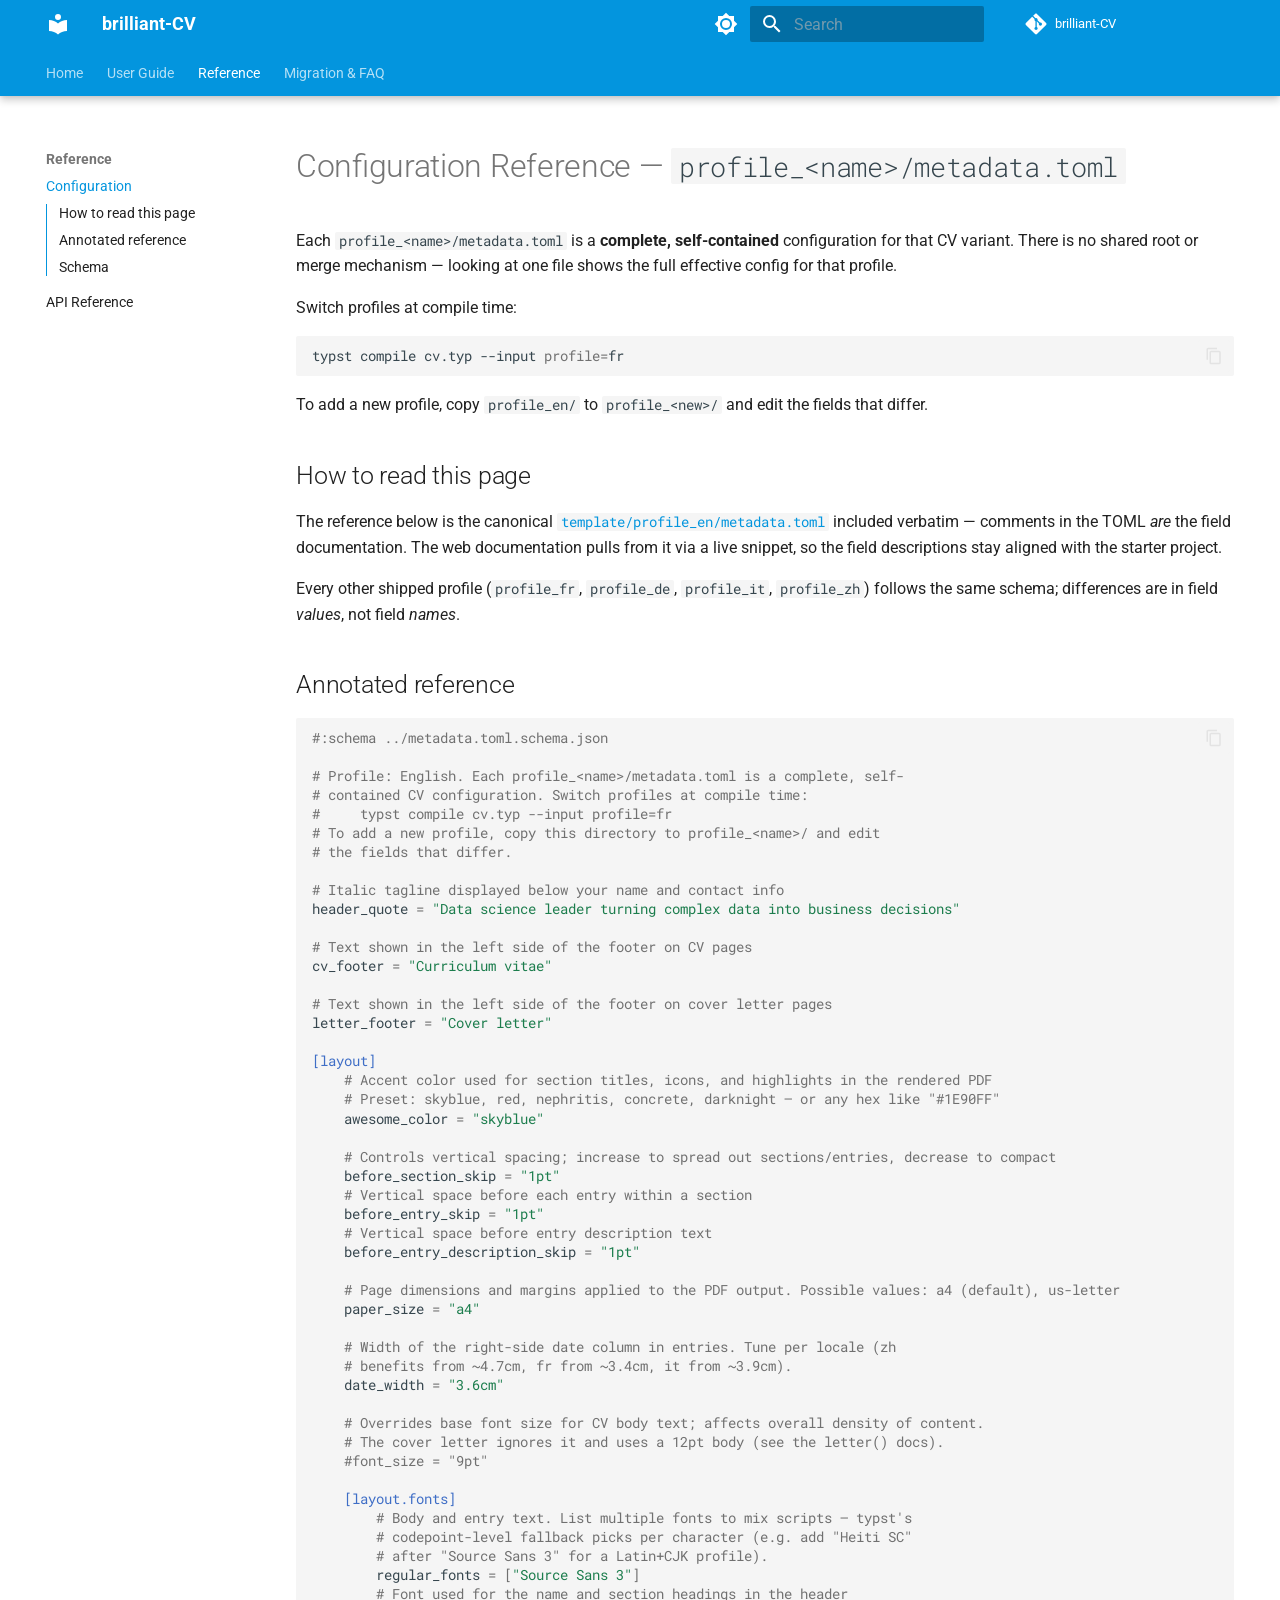
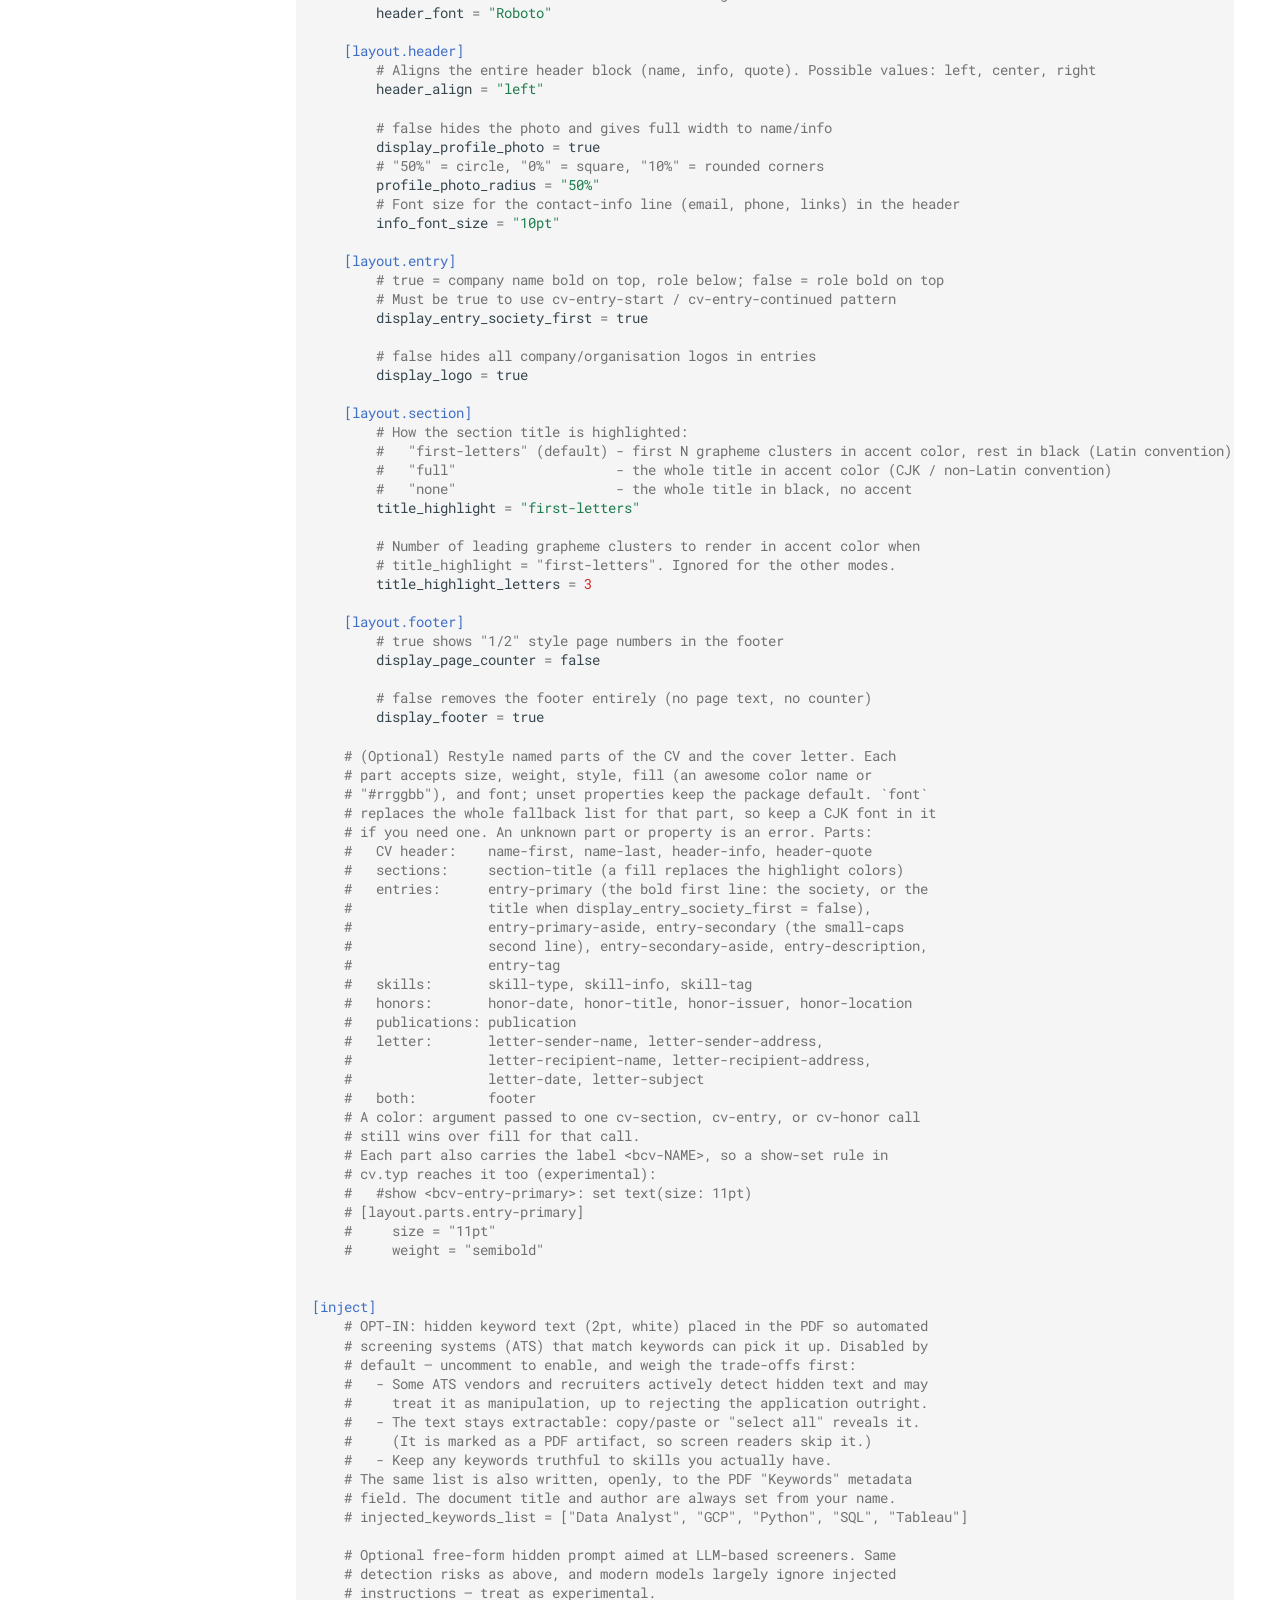
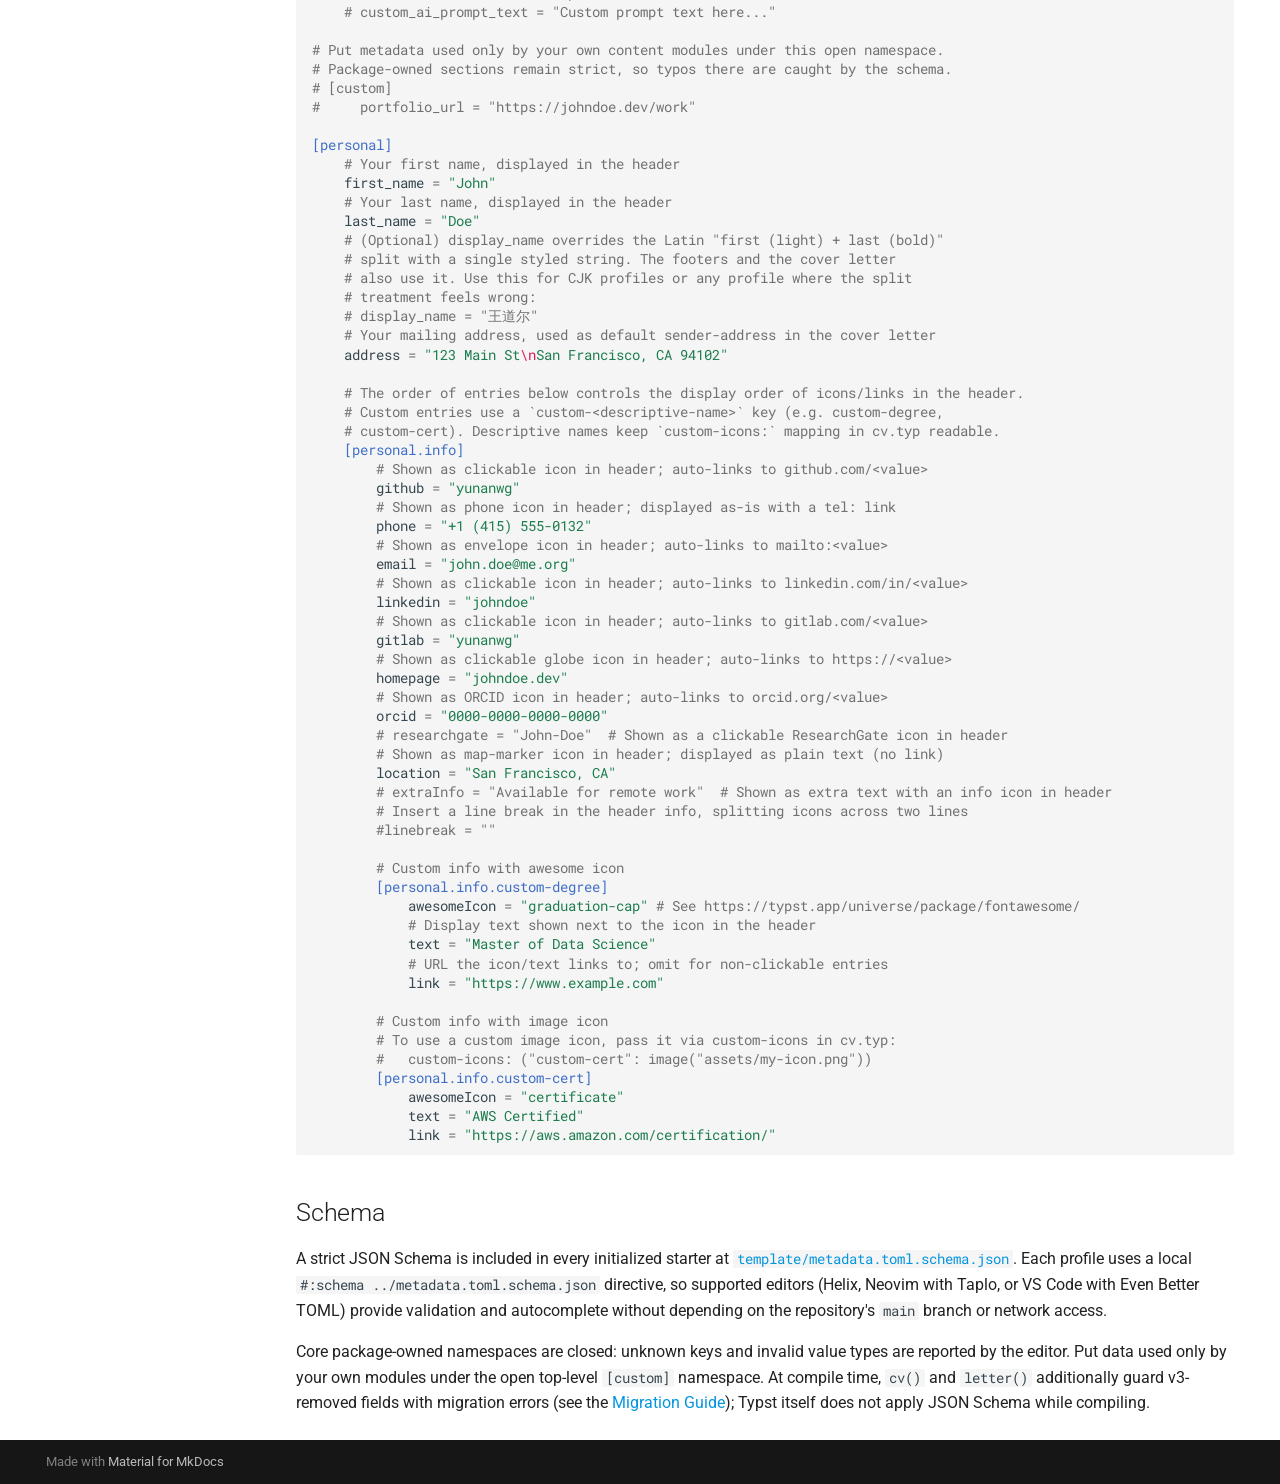
<file: configuration/index.html>
<!DOCTYPE html><html lang="en" class="no-js"><head>
    
      <meta charset="utf-8">
      <meta name="viewport" content="width=device-width,initial-scale=1">
      
        <meta name="description" content="A modern, modular CV template for Typst">
      
      
      
        <link rel="canonical" href="https://yunanwg.github.io/brilliant-CV/configuration/">
      
      
        <link rel="prev" href="../recipes/">
      
      
        <link rel="next" href="../api-reference/">
      
      
        
      
      
      <link rel="icon" href="../assets/images/favicon.png">
      <meta name="generator" content="mkdocs-1.6.1, mkdocs-material-9.7.7">
    
    
      
        <title>Configuration - brilliant-CV</title>
      
    
    
      <link rel="stylesheet" href="../assets/stylesheets/main.ec1eaa64.min.css">
      
        
        <link rel="stylesheet" href="../assets/stylesheets/palette.ab4e12ef.min.css">
      
      


    
    
      
    
    
      
        
        
        <link rel="preconnect" href="https://fonts.gstatic.com" crossorigin="">
        <link rel="stylesheet" href="https://fonts.googleapis.com/css?family=Roboto:300,300i,400,400i,700,700i%7CRoboto+Mono:400,400i,700,700i&amp;display=fallback">
        <style>:root{--md-text-font:"Roboto";--md-code-font:"Roboto Mono"}</style>
      
    
    
      <link rel="stylesheet" href="../stylesheets/extra.css">
    
    <script>__md_scope=new URL("..",location),__md_hash=e=>[...e].reduce(((e,_)=>(e<<5)-e+_.charCodeAt(0)),0),__md_get=(e,_=localStorage,t=__md_scope)=>JSON.parse(_.getItem(t.pathname+"."+e)),__md_set=(e,_,t=localStorage,a=__md_scope)=>{try{t.setItem(a.pathname+"."+e,JSON.stringify(_))}catch(e){}}</script>
    
      

    
    
  <link href="../assets/stylesheets/glightbox.min.css" rel="stylesheet"><script src="../assets/javascripts/glightbox.min.js"></script><style id="glightbox-style">
            html.glightbox-open { overflow: initial; height: 100%; }
            .gslide-title { margin-top: 0px; user-select: text; }
            .gslide-desc { color: #666; user-select: text; }
            .gslide-image img { background: white; }
            .gscrollbar-fixer { padding-right: 15px; }
            .gdesc-inner { font-size: 0.75rem; }
            body[data-md-color-scheme="slate"] .gdesc-inner { background: var(--md-default-bg-color); }
            body[data-md-color-scheme="slate"] .gslide-title { color: var(--md-default-fg-color); }
            body[data-md-color-scheme="slate"] .gslide-desc { color: var(--md-default-fg-color); }
        </style></head>
  
  
    
    
      
    
    
    
    
    <body dir="ltr" data-md-color-scheme="default" data-md-color-primary="custom" data-md-color-accent="indigo">
  
    
    <input class="md-toggle" data-md-toggle="drawer" type="checkbox" id="__drawer" autocomplete="off">
    <input class="md-toggle" data-md-toggle="search" type="checkbox" id="__search" autocomplete="off">
    <label class="md-overlay" for="__drawer"></label>
    <div data-md-component="skip">
      
        
        <a href="#configuration-reference-profile_namemetadatatoml" class="md-skip">
          Skip to content
        </a>
      
    </div>
    <div data-md-component="announce">
      
    </div>
    
    
      

  

<header class="md-header md-header--shadow md-header--lifted" data-md-component="header">
  <nav class="md-header__inner md-grid" aria-label="Header">
    <a href=".." title="brilliant-CV" class="md-header__button md-logo" aria-label="brilliant-CV" data-md-component="logo">
      
  
  <svg xmlns="http://www.w3.org/2000/svg" viewBox="0 0 24 24"><path d="M12 8a3 3 0 0 0 3-3 3 3 0 0 0-3-3 3 3 0 0 0-3 3 3 3 0 0 0 3 3m0 3.54C9.64 9.35 6.5 8 3 8v11c3.5 0 6.64 1.35 9 3.54 2.36-2.19 5.5-3.54 9-3.54V8c-3.5 0-6.64 1.35-9 3.54"></path></svg>

    </a>
    <label class="md-header__button md-icon" for="__drawer">
      
      <svg xmlns="http://www.w3.org/2000/svg" viewBox="0 0 24 24"><path d="M3 6h18v2H3zm0 5h18v2H3zm0 5h18v2H3z"></path></svg>
    </label>
    <div class="md-header__title" data-md-component="header-title">
      <div class="md-header__ellipsis">
        <div class="md-header__topic">
          <span class="md-ellipsis">
            brilliant-CV
          </span>
        </div>
        <div class="md-header__topic" data-md-component="header-topic">
          <span class="md-ellipsis">
            
              Configuration
            
          </span>
        </div>
      </div>
    </div>
    
      
        <form class="md-header__option" data-md-component="palette">
  
    
    
    
    <input class="md-option" data-md-color-media="" data-md-color-scheme="default" data-md-color-primary="custom" data-md-color-accent="indigo" aria-label="Switch to dark mode" type="radio" name="__palette" id="__palette_0">
    
      <label class="md-header__button md-icon" title="Switch to dark mode" for="__palette_1" hidden="">
        <svg xmlns="http://www.w3.org/2000/svg" viewBox="0 0 24 24"><path d="M12 8a4 4 0 0 0-4 4 4 4 0 0 0 4 4 4 4 0 0 0 4-4 4 4 0 0 0-4-4m0 10a6 6 0 0 1-6-6 6 6 0 0 1 6-6 6 6 0 0 1 6 6 6 6 0 0 1-6 6m8-9.31V4h-4.69L12 .69 8.69 4H4v4.69L.69 12 4 15.31V20h4.69L12 23.31 15.31 20H20v-4.69L23.31 12z"></path></svg>
      </label>
    
  
    
    
    
    <input class="md-option" data-md-color-media="" data-md-color-scheme="slate" data-md-color-primary="custom" data-md-color-accent="indigo" aria-label="Switch to light mode" type="radio" name="__palette" id="__palette_1">
    
      <label class="md-header__button md-icon" title="Switch to light mode" for="__palette_0" hidden="">
        <svg xmlns="http://www.w3.org/2000/svg" viewBox="0 0 24 24"><path d="M12 18c-.89 0-1.74-.2-2.5-.55C11.56 16.5 13 14.42 13 12s-1.44-4.5-3.5-5.45C10.26 6.2 11.11 6 12 6a6 6 0 0 1 6 6 6 6 0 0 1-6 6m8-9.31V4h-4.69L12 .69 8.69 4H4v4.69L.69 12 4 15.31V20h4.69L12 23.31 15.31 20H20v-4.69L23.31 12z"></path></svg>
      </label>
    
  
</form>
      
    
    
      <script>var palette=__md_get("__palette");if(palette&&palette.color){if("(prefers-color-scheme)"===palette.color.media){var media=matchMedia("(prefers-color-scheme: light)"),input=document.querySelector(media.matches?"[data-md-color-media='(prefers-color-scheme: light)']":"[data-md-color-media='(prefers-color-scheme: dark)']");palette.color.media=input.getAttribute("data-md-color-media"),palette.color.scheme=input.getAttribute("data-md-color-scheme"),palette.color.primary=input.getAttribute("data-md-color-primary"),palette.color.accent=input.getAttribute("data-md-color-accent")}for(var[key,value]of Object.entries(palette.color))document.body.setAttribute("data-md-color-"+key,value)}</script>
    
    
    
      
      
        <label class="md-header__button md-icon" for="__search">
          
          <svg xmlns="http://www.w3.org/2000/svg" viewBox="0 0 24 24"><path d="M9.5 3A6.5 6.5 0 0 1 16 9.5c0 1.61-.59 3.09-1.56 4.23l.27.27h.79l5 5-1.5 1.5-5-5v-.79l-.27-.27A6.52 6.52 0 0 1 9.5 16 6.5 6.5 0 0 1 3 9.5 6.5 6.5 0 0 1 9.5 3m0 2C7 5 5 7 5 9.5S7 14 9.5 14 14 12 14 9.5 12 5 9.5 5"></path></svg>
        </label>
        <div class="md-search" data-md-component="search" role="dialog">
  <label class="md-search__overlay" for="__search"></label>
  <div class="md-search__inner" role="search">
    <form class="md-search__form" name="search">
      <input type="text" class="md-search__input" name="query" aria-label="Search" placeholder="Search" autocapitalize="off" autocorrect="off" autocomplete="off" spellcheck="false" data-md-component="search-query" required="">
      <label class="md-search__icon md-icon" for="__search">
        
        <svg xmlns="http://www.w3.org/2000/svg" viewBox="0 0 24 24"><path d="M9.5 3A6.5 6.5 0 0 1 16 9.5c0 1.61-.59 3.09-1.56 4.23l.27.27h.79l5 5-1.5 1.5-5-5v-.79l-.27-.27A6.52 6.52 0 0 1 9.5 16 6.5 6.5 0 0 1 3 9.5 6.5 6.5 0 0 1 9.5 3m0 2C7 5 5 7 5 9.5S7 14 9.5 14 14 12 14 9.5 12 5 9.5 5"></path></svg>
        
        <svg xmlns="http://www.w3.org/2000/svg" viewBox="0 0 24 24"><path d="M20 11v2H8l5.5 5.5-1.42 1.42L4.16 12l7.92-7.92L13.5 5.5 8 11z"></path></svg>
      </label>
      <nav class="md-search__options" aria-label="Search">
        
        <button type="reset" class="md-search__icon md-icon" title="Clear" aria-label="Clear" tabindex="-1">
          
          <svg xmlns="http://www.w3.org/2000/svg" viewBox="0 0 24 24"><path d="M19 6.41 17.59 5 12 10.59 6.41 5 5 6.41 10.59 12 5 17.59 6.41 19 12 13.41 17.59 19 19 17.59 13.41 12z"></path></svg>
        </button>
      </nav>
      
        <div class="md-search__suggest" data-md-component="search-suggest"></div>
      
    </form>
    <div class="md-search__output">
      <div class="md-search__scrollwrap" tabindex="0" data-md-scrollfix="">
        <div class="md-search-result" data-md-component="search-result">
          <div class="md-search-result__meta">
            Initializing search
          </div>
          <ol class="md-search-result__list" role="presentation"></ol>
        </div>
      </div>
    </div>
  </div>
</div>
      
    
    
      <div class="md-header__source">
        <a href="https://github.com/yunanwg/brilliant-CV" title="Go to repository" class="md-source" data-md-component="source">
  <div class="md-source__icon md-icon">
    
    <svg xmlns="http://www.w3.org/2000/svg" viewBox="0 0 448 512"><!--! Font Awesome Free 7.1.0 by @fontawesome - https://fontawesome.com License - https://fontawesome.com/license/free (Icons: CC BY 4.0, Fonts: SIL OFL 1.1, Code: MIT License) Copyright 2025 Fonticons, Inc.--><path d="M439.6 236.1 244 40.5c-5.4-5.5-12.8-8.5-20.4-8.5s-15 3-20.4 8.4L162.5 81l51.5 51.5c27.1-9.1 52.7 16.8 43.4 43.7l49.7 49.7c34.2-11.8 61.2 31 35.5 56.7-26.5 26.5-70.2-2.9-56-37.3L240.3 199v121.9c25.3 12.5 22.3 41.8 9.1 55-6.4 6.4-15.2 10.1-24.3 10.1s-17.8-3.6-24.3-10.1c-17.6-17.6-11.1-46.9 11.2-56v-123c-20.8-8.5-24.6-30.7-18.6-45L142.6 101 8.5 235.1C3 240.6 0 247.9 0 255.5s3 15 8.5 20.4l195.6 195.7c5.4 5.4 12.7 8.4 20.4 8.4s15-3 20.4-8.4l194.7-194.7c5.4-5.4 8.4-12.8 8.4-20.4s-3-15-8.4-20.4"></path></svg>
  </div>
  <div class="md-source__repository">
    brilliant-CV
  </div>
</a>
      </div>
    
  </nav>
  
    
      
<nav class="md-tabs" aria-label="Tabs" data-md-component="tabs">
  <div class="md-grid">
    <ul class="md-tabs__list">
      
        
  
  
  
  
    <li class="md-tabs__item">
      <a href=".." class="md-tabs__link">
        
  
  
    
  
  Home

      </a>
    </li>
  

      
        
  
  
  
  
    
    
      <li class="md-tabs__item">
        <a href="../getting-started/" class="md-tabs__link">
          
  
  
  User Guide

        </a>
      </li>
    
  

      
        
  
  
  
    
  
  
    
    
      <li class="md-tabs__item md-tabs__item--active">
        <a href="./" class="md-tabs__link">
          
  
  
  Reference

        </a>
      </li>
    
  

      
        
  
  
  
  
    
    
      <li class="md-tabs__item">
        <a href="../migration/" class="md-tabs__link">
          
  
  
  Migration &amp; FAQ

        </a>
      </li>
    
  

      
    </ul>
  </div>
</nav>
    
  
</header>
    
    <div class="md-container" data-md-component="container">
      
      
        
      
      <main class="md-main" data-md-component="main">
        <div class="md-main__inner md-grid">
          
            
              
              <div class="md-sidebar md-sidebar--primary" data-md-component="sidebar" data-md-type="navigation">
                <div class="md-sidebar__scrollwrap">
                  <div class="md-sidebar__inner">
                    


  


  

<nav class="md-nav md-nav--primary md-nav--lifted md-nav--integrated" aria-label="Navigation" data-md-level="0">
  <label class="md-nav__title" for="__drawer">
    <a href=".." title="brilliant-CV" class="md-nav__button md-logo" aria-label="brilliant-CV" data-md-component="logo">
      
  
  <svg xmlns="http://www.w3.org/2000/svg" viewBox="0 0 24 24"><path d="M12 8a3 3 0 0 0 3-3 3 3 0 0 0-3-3 3 3 0 0 0-3 3 3 3 0 0 0 3 3m0 3.54C9.64 9.35 6.5 8 3 8v11c3.5 0 6.64 1.35 9 3.54 2.36-2.19 5.5-3.54 9-3.54V8c-3.5 0-6.64 1.35-9 3.54"></path></svg>

    </a>
    brilliant-CV
  </label>
  
    <div class="md-nav__source">
      <a href="https://github.com/yunanwg/brilliant-CV" title="Go to repository" class="md-source" data-md-component="source">
  <div class="md-source__icon md-icon">
    
    <svg xmlns="http://www.w3.org/2000/svg" viewBox="0 0 448 512"><!--! Font Awesome Free 7.1.0 by @fontawesome - https://fontawesome.com License - https://fontawesome.com/license/free (Icons: CC BY 4.0, Fonts: SIL OFL 1.1, Code: MIT License) Copyright 2025 Fonticons, Inc.--><path d="M439.6 236.1 244 40.5c-5.4-5.5-12.8-8.5-20.4-8.5s-15 3-20.4 8.4L162.5 81l51.5 51.5c27.1-9.1 52.7 16.8 43.4 43.7l49.7 49.7c34.2-11.8 61.2 31 35.5 56.7-26.5 26.5-70.2-2.9-56-37.3L240.3 199v121.9c25.3 12.5 22.3 41.8 9.1 55-6.4 6.4-15.2 10.1-24.3 10.1s-17.8-3.6-24.3-10.1c-17.6-17.6-11.1-46.9 11.2-56v-123c-20.8-8.5-24.6-30.7-18.6-45L142.6 101 8.5 235.1C3 240.6 0 247.9 0 255.5s3 15 8.5 20.4l195.6 195.7c5.4 5.4 12.7 8.4 20.4 8.4s15-3 20.4-8.4l194.7-194.7c5.4-5.4 8.4-12.8 8.4-20.4s-3-15-8.4-20.4"></path></svg>
  </div>
  <div class="md-source__repository">
    brilliant-CV
  </div>
</a>
    </div>
  
  <ul class="md-nav__list" data-md-scrollfix="">
    
      
      
  
  
  
  
    <li class="md-nav__item">
      <a href=".." class="md-nav__link">
        
  
  
  <span class="md-ellipsis">
    
  
    Home
  

    
  </span>
  
  

      </a>
    </li>
  

    
      
      
  
  
  
  
    
    
    
    
      
      
        
      
    
    
    <li class="md-nav__item md-nav__item--nested">
      
        
        
        <input class="md-nav__toggle md-toggle " type="checkbox" id="__nav_2">
        
          
          <label class="md-nav__link" for="__nav_2" id="__nav_2_label" tabindex="0">
            
  
  
  <span class="md-ellipsis">
    
  
    User Guide
  

    
  </span>
  
  

            <span class="md-nav__icon md-icon"></span>
          </label>
        
        <nav class="md-nav" data-md-level="1" aria-labelledby="__nav_2_label" aria-expanded="false">
          <label class="md-nav__title" for="__nav_2">
            <span class="md-nav__icon md-icon"></span>
            
  
    User Guide
  

          </label>
          <ul class="md-nav__list" data-md-scrollfix="">
            
              
                
  
  
  
  
    <li class="md-nav__item">
      <a href="../getting-started/" class="md-nav__link">
        
  
  
  <span class="md-ellipsis">
    
  
    Getting Started
  

    
  </span>
  
  

      </a>
    </li>
  

              
            
              
                
  
  
  
  
    <li class="md-nav__item">
      <a href="../components/" class="md-nav__link">
        
  
  
  <span class="md-ellipsis">
    
  
    Components
  

    
  </span>
  
  

      </a>
    </li>
  

              
            
              
                
  
  
  
  
    <li class="md-nav__item">
      <a href="../recipes/" class="md-nav__link">
        
  
  
  <span class="md-ellipsis">
    
  
    Recipes
  

    
  </span>
  
  

      </a>
    </li>
  

              
            
          </ul>
        </nav>
      
    </li>
  

    
      
      
  
  
    
  
  
  
    
    
    
    
      
        
        
      
      
        
      
    
    
    <li class="md-nav__item md-nav__item--active md-nav__item--section md-nav__item--nested">
      
        
        
        <input class="md-nav__toggle md-toggle " type="checkbox" id="__nav_3" checked="">
        
          
          <label class="md-nav__link" for="__nav_3" id="__nav_3_label" tabindex="">
            
  
  
  <span class="md-ellipsis">
    
  
    Reference
  

    
  </span>
  
  

            <span class="md-nav__icon md-icon"></span>
          </label>
        
        <nav class="md-nav" data-md-level="1" aria-labelledby="__nav_3_label" aria-expanded="true">
          <label class="md-nav__title" for="__nav_3">
            <span class="md-nav__icon md-icon"></span>
            
  
    Reference
  

          </label>
          <ul class="md-nav__list" data-md-scrollfix="">
            
              
                
  
  
    
  
  
  
    <li class="md-nav__item md-nav__item--active">
      
      <input class="md-nav__toggle md-toggle" type="checkbox" id="__toc">
      
      
        
      
      
        <label class="md-nav__link md-nav__link--active" for="__toc">
          
  
  
  <span class="md-ellipsis">
    
  
    Configuration
  

    
  </span>
  
  

          <span class="md-nav__icon md-icon"></span>
        </label>
      
      <a href="./" class="md-nav__link md-nav__link--active">
        
  
  
  <span class="md-ellipsis">
    
  
    Configuration
  

    
  </span>
  
  

      </a>
      
        

<nav class="md-nav md-nav--secondary" aria-label="Table of contents">
  
  
  
    
  
  
    <label class="md-nav__title" for="__toc">
      <span class="md-nav__icon md-icon"></span>
      Table of contents
    </label>
    <ul class="md-nav__list" data-md-component="toc" data-md-scrollfix="">
      
        <li class="md-nav__item">
  <a href="#how-to-read-this-page" class="md-nav__link">
    <span class="md-ellipsis">
      
        How to read this page
      
    </span>
  </a>
  
</li>
      
        <li class="md-nav__item">
  <a href="#annotated-reference" class="md-nav__link">
    <span class="md-ellipsis">
      
        Annotated reference
      
    </span>
  </a>
  
</li>
      
        <li class="md-nav__item">
  <a href="#schema" class="md-nav__link">
    <span class="md-ellipsis">
      
        Schema
      
    </span>
  </a>
  
</li>
      
    </ul>
  
</nav>
      
    </li>
  

              
            
              
                
  
  
  
  
    <li class="md-nav__item">
      <a href="../api-reference/" class="md-nav__link">
        
  
  
  <span class="md-ellipsis">
    
  
    API Reference
  

    
  </span>
  
  

      </a>
    </li>
  

              
            
          </ul>
        </nav>
      
    </li>
  

    
      
      
  
  
  
  
    
    
    
    
      
      
        
      
    
    
    <li class="md-nav__item md-nav__item--nested">
      
        
        
        <input class="md-nav__toggle md-toggle " type="checkbox" id="__nav_4">
        
          
          <label class="md-nav__link" for="__nav_4" id="__nav_4_label" tabindex="0">
            
  
  
  <span class="md-ellipsis">
    
  
    Migration &amp; FAQ
  

    
  </span>
  
  

            <span class="md-nav__icon md-icon"></span>
          </label>
        
        <nav class="md-nav" data-md-level="1" aria-labelledby="__nav_4_label" aria-expanded="false">
          <label class="md-nav__title" for="__nav_4">
            <span class="md-nav__icon md-icon"></span>
            
  
    Migration &amp; FAQ
  

          </label>
          <ul class="md-nav__list" data-md-scrollfix="">
            
              
                
  
  
  
  
    <li class="md-nav__item">
      <a href="../migration/" class="md-nav__link">
        
  
  
  <span class="md-ellipsis">
    
  
    Migration Guide
  

    
  </span>
  
  

      </a>
    </li>
  

              
            
              
                
  
  
  
  
    <li class="md-nav__item">
      <a href="../troubleshooting/" class="md-nav__link">
        
  
  
  <span class="md-ellipsis">
    
  
    Troubleshooting
  

    
  </span>
  
  

      </a>
    </li>
  

              
            
          </ul>
        </nav>
      
    </li>
  

    
  </ul>
</nav>
                  </div>
                </div>
              </div>
            
            
          
          
            <div class="md-content" data-md-component="content">
              
              <article class="md-content__inner md-typeset">
                
                  


  
  


<h1 id="configuration-reference-profile_namemetadatatoml">Configuration Reference — <code>profile_&lt;name&gt;/metadata.toml</code><a class="headerlink" href="#configuration-reference-profile_namemetadatatoml" title="Permanent link">¶</a></h1>
<p>Each <code>profile_&lt;name&gt;/metadata.toml</code> is a <strong>complete, self-contained</strong> configuration for that CV variant. There is no shared root or merge mechanism — looking at one file shows the full effective config for that profile.</p>
<p>Switch profiles at compile time:</p>
<div class="highlight"><pre><span></span><code><a id="__codelineno-0-1" name="__codelineno-0-1" href="#__codelineno-0-1"></a>typst<span class="w"> </span>compile<span class="w"> </span>cv.typ<span class="w"> </span>--input<span class="w"> </span><span class="nv">profile</span><span class="o">=</span>fr
</code></pre></div>
<p>To add a new profile, copy <code>profile_en/</code> to <code>profile_&lt;new&gt;/</code> and edit the fields that differ.</p>
<h2 id="how-to-read-this-page">How to read this page<a class="headerlink" href="#how-to-read-this-page" title="Permanent link">¶</a></h2>
<p>The reference below is the canonical <a href="https://github.com/yunanwg/brilliant-CV/blob/main/template/profile_en/metadata.toml"><code>template/profile_en/metadata.toml</code></a> included verbatim — comments in the TOML <em>are</em> the field documentation. The web documentation pulls from it via a live snippet, so the field descriptions stay aligned with the starter project.</p>
<p>Every other shipped profile (<code>profile_fr</code>, <code>profile_de</code>, <code>profile_it</code>, <code>profile_zh</code>) follows the same schema; differences are in field <em>values</em>, not field <em>names</em>.</p>
<h2 id="annotated-reference">Annotated reference<a class="headerlink" href="#annotated-reference" title="Permanent link">¶</a></h2>
<div class="highlight"><pre><span></span><code><a id="__codelineno-1-1" name="__codelineno-1-1" href="#__codelineno-1-1"></a><span class="c1">#:schema ../metadata.toml.schema.json</span>
<a id="__codelineno-1-2" name="__codelineno-1-2" href="#__codelineno-1-2"></a>
<a id="__codelineno-1-3" name="__codelineno-1-3" href="#__codelineno-1-3"></a><span class="c1"># Profile: English. Each profile_&lt;name&gt;/metadata.toml is a complete, self-</span>
<a id="__codelineno-1-4" name="__codelineno-1-4" href="#__codelineno-1-4"></a><span class="c1"># contained CV configuration. Switch profiles at compile time:</span>
<a id="__codelineno-1-5" name="__codelineno-1-5" href="#__codelineno-1-5"></a><span class="c1">#     typst compile cv.typ --input profile=fr</span>
<a id="__codelineno-1-6" name="__codelineno-1-6" href="#__codelineno-1-6"></a><span class="c1"># To add a new profile, copy this directory to profile_&lt;name&gt;/ and edit</span>
<a id="__codelineno-1-7" name="__codelineno-1-7" href="#__codelineno-1-7"></a><span class="c1"># the fields that differ.</span>
<a id="__codelineno-1-8" name="__codelineno-1-8" href="#__codelineno-1-8"></a>
<a id="__codelineno-1-9" name="__codelineno-1-9" href="#__codelineno-1-9"></a><span class="c1"># Italic tagline displayed below your name and contact info</span>
<a id="__codelineno-1-10" name="__codelineno-1-10" href="#__codelineno-1-10"></a><span class="n">header_quote</span><span class="w"> </span><span class="o">=</span><span class="w"> </span><span class="s2">"Data science leader turning complex data into business decisions"</span>
<a id="__codelineno-1-11" name="__codelineno-1-11" href="#__codelineno-1-11"></a>
<a id="__codelineno-1-12" name="__codelineno-1-12" href="#__codelineno-1-12"></a><span class="c1"># Text shown in the left side of the footer on CV pages</span>
<a id="__codelineno-1-13" name="__codelineno-1-13" href="#__codelineno-1-13"></a><span class="n">cv_footer</span><span class="w"> </span><span class="o">=</span><span class="w"> </span><span class="s2">"Curriculum vitae"</span>
<a id="__codelineno-1-14" name="__codelineno-1-14" href="#__codelineno-1-14"></a>
<a id="__codelineno-1-15" name="__codelineno-1-15" href="#__codelineno-1-15"></a><span class="c1"># Text shown in the left side of the footer on cover letter pages</span>
<a id="__codelineno-1-16" name="__codelineno-1-16" href="#__codelineno-1-16"></a><span class="n">letter_footer</span><span class="w"> </span><span class="o">=</span><span class="w"> </span><span class="s2">"Cover letter"</span>
<a id="__codelineno-1-17" name="__codelineno-1-17" href="#__codelineno-1-17"></a>
<a id="__codelineno-1-18" name="__codelineno-1-18" href="#__codelineno-1-18"></a><span class="k">[layout]</span>
<a id="__codelineno-1-19" name="__codelineno-1-19" href="#__codelineno-1-19"></a><span class="w">    </span><span class="c1"># Accent color used for section titles, icons, and highlights in the rendered PDF</span>
<a id="__codelineno-1-20" name="__codelineno-1-20" href="#__codelineno-1-20"></a><span class="w">    </span><span class="c1"># Preset: skyblue, red, nephritis, concrete, darknight — or any hex like "#1E90FF"</span>
<a id="__codelineno-1-21" name="__codelineno-1-21" href="#__codelineno-1-21"></a><span class="w">    </span><span class="n">awesome_color</span><span class="w"> </span><span class="o">=</span><span class="w"> </span><span class="s2">"skyblue"</span>
<a id="__codelineno-1-22" name="__codelineno-1-22" href="#__codelineno-1-22"></a>
<a id="__codelineno-1-23" name="__codelineno-1-23" href="#__codelineno-1-23"></a><span class="w">    </span><span class="c1"># Controls vertical spacing; increase to spread out sections/entries, decrease to compact</span>
<a id="__codelineno-1-24" name="__codelineno-1-24" href="#__codelineno-1-24"></a><span class="w">    </span><span class="n">before_section_skip</span><span class="w"> </span><span class="o">=</span><span class="w"> </span><span class="s2">"1pt"</span>
<a id="__codelineno-1-25" name="__codelineno-1-25" href="#__codelineno-1-25"></a><span class="w">    </span><span class="c1"># Vertical space before each entry within a section</span>
<a id="__codelineno-1-26" name="__codelineno-1-26" href="#__codelineno-1-26"></a><span class="w">    </span><span class="n">before_entry_skip</span><span class="w"> </span><span class="o">=</span><span class="w"> </span><span class="s2">"1pt"</span>
<a id="__codelineno-1-27" name="__codelineno-1-27" href="#__codelineno-1-27"></a><span class="w">    </span><span class="c1"># Vertical space before entry description text</span>
<a id="__codelineno-1-28" name="__codelineno-1-28" href="#__codelineno-1-28"></a><span class="w">    </span><span class="n">before_entry_description_skip</span><span class="w"> </span><span class="o">=</span><span class="w"> </span><span class="s2">"1pt"</span>
<a id="__codelineno-1-29" name="__codelineno-1-29" href="#__codelineno-1-29"></a>
<a id="__codelineno-1-30" name="__codelineno-1-30" href="#__codelineno-1-30"></a><span class="w">    </span><span class="c1"># Page dimensions and margins applied to the PDF output. Possible values: a4 (default), us-letter</span>
<a id="__codelineno-1-31" name="__codelineno-1-31" href="#__codelineno-1-31"></a><span class="w">    </span><span class="n">paper_size</span><span class="w"> </span><span class="o">=</span><span class="w"> </span><span class="s2">"a4"</span>
<a id="__codelineno-1-32" name="__codelineno-1-32" href="#__codelineno-1-32"></a>
<a id="__codelineno-1-33" name="__codelineno-1-33" href="#__codelineno-1-33"></a><span class="w">    </span><span class="c1"># Width of the right-side date column in entries. Tune per locale (zh</span>
<a id="__codelineno-1-34" name="__codelineno-1-34" href="#__codelineno-1-34"></a><span class="w">    </span><span class="c1"># benefits from ~4.7cm, fr from ~3.4cm, it from ~3.9cm).</span>
<a id="__codelineno-1-35" name="__codelineno-1-35" href="#__codelineno-1-35"></a><span class="w">    </span><span class="n">date_width</span><span class="w"> </span><span class="o">=</span><span class="w"> </span><span class="s2">"3.6cm"</span>
<a id="__codelineno-1-36" name="__codelineno-1-36" href="#__codelineno-1-36"></a>
<a id="__codelineno-1-37" name="__codelineno-1-37" href="#__codelineno-1-37"></a><span class="w">    </span><span class="c1"># Overrides base font size for CV body text; affects overall density of content.</span>
<a id="__codelineno-1-38" name="__codelineno-1-38" href="#__codelineno-1-38"></a><span class="w">    </span><span class="c1"># The cover letter ignores it and uses a 12pt body (see the letter() docs).</span>
<a id="__codelineno-1-39" name="__codelineno-1-39" href="#__codelineno-1-39"></a><span class="w">    </span><span class="c1">#font_size = "9pt"</span>
<a id="__codelineno-1-40" name="__codelineno-1-40" href="#__codelineno-1-40"></a>
<a id="__codelineno-1-41" name="__codelineno-1-41" href="#__codelineno-1-41"></a><span class="w">    </span><span class="k">[layout.fonts]</span>
<a id="__codelineno-1-42" name="__codelineno-1-42" href="#__codelineno-1-42"></a><span class="w">        </span><span class="c1"># Body and entry text. List multiple fonts to mix scripts — typst's</span>
<a id="__codelineno-1-43" name="__codelineno-1-43" href="#__codelineno-1-43"></a><span class="w">        </span><span class="c1"># codepoint-level fallback picks per character (e.g. add "Heiti SC"</span>
<a id="__codelineno-1-44" name="__codelineno-1-44" href="#__codelineno-1-44"></a><span class="w">        </span><span class="c1"># after "Source Sans 3" for a Latin+CJK profile).</span>
<a id="__codelineno-1-45" name="__codelineno-1-45" href="#__codelineno-1-45"></a><span class="w">        </span><span class="n">regular_fonts</span><span class="w"> </span><span class="o">=</span><span class="w"> </span><span class="p">[</span><span class="s2">"Source Sans 3"</span><span class="p">]</span>
<a id="__codelineno-1-46" name="__codelineno-1-46" href="#__codelineno-1-46"></a><span class="w">        </span><span class="c1"># Font used for the name and section headings in the header</span>
<a id="__codelineno-1-47" name="__codelineno-1-47" href="#__codelineno-1-47"></a><span class="w">        </span><span class="n">header_font</span><span class="w"> </span><span class="o">=</span><span class="w"> </span><span class="s2">"Roboto"</span>
<a id="__codelineno-1-48" name="__codelineno-1-48" href="#__codelineno-1-48"></a>
<a id="__codelineno-1-49" name="__codelineno-1-49" href="#__codelineno-1-49"></a><span class="w">    </span><span class="k">[layout.header]</span>
<a id="__codelineno-1-50" name="__codelineno-1-50" href="#__codelineno-1-50"></a><span class="w">        </span><span class="c1"># Aligns the entire header block (name, info, quote). Possible values: left, center, right</span>
<a id="__codelineno-1-51" name="__codelineno-1-51" href="#__codelineno-1-51"></a><span class="w">        </span><span class="n">header_align</span><span class="w"> </span><span class="o">=</span><span class="w"> </span><span class="s2">"left"</span>
<a id="__codelineno-1-52" name="__codelineno-1-52" href="#__codelineno-1-52"></a>
<a id="__codelineno-1-53" name="__codelineno-1-53" href="#__codelineno-1-53"></a><span class="w">        </span><span class="c1"># false hides the photo and gives full width to name/info</span>
<a id="__codelineno-1-54" name="__codelineno-1-54" href="#__codelineno-1-54"></a><span class="w">        </span><span class="n">display_profile_photo</span><span class="w"> </span><span class="o">=</span><span class="w"> </span><span class="kc">true</span>
<a id="__codelineno-1-55" name="__codelineno-1-55" href="#__codelineno-1-55"></a><span class="w">        </span><span class="c1"># "50%" = circle, "0%" = square, "10%" = rounded corners</span>
<a id="__codelineno-1-56" name="__codelineno-1-56" href="#__codelineno-1-56"></a><span class="w">        </span><span class="n">profile_photo_radius</span><span class="w"> </span><span class="o">=</span><span class="w"> </span><span class="s2">"50%"</span>
<a id="__codelineno-1-57" name="__codelineno-1-57" href="#__codelineno-1-57"></a><span class="w">        </span><span class="c1"># Font size for the contact-info line (email, phone, links) in the header</span>
<a id="__codelineno-1-58" name="__codelineno-1-58" href="#__codelineno-1-58"></a><span class="w">        </span><span class="n">info_font_size</span><span class="w"> </span><span class="o">=</span><span class="w"> </span><span class="s2">"10pt"</span>
<a id="__codelineno-1-59" name="__codelineno-1-59" href="#__codelineno-1-59"></a>
<a id="__codelineno-1-60" name="__codelineno-1-60" href="#__codelineno-1-60"></a><span class="w">    </span><span class="k">[layout.entry]</span>
<a id="__codelineno-1-61" name="__codelineno-1-61" href="#__codelineno-1-61"></a><span class="w">        </span><span class="c1"># true = company name bold on top, role below; false = role bold on top</span>
<a id="__codelineno-1-62" name="__codelineno-1-62" href="#__codelineno-1-62"></a><span class="w">        </span><span class="c1"># Must be true to use cv-entry-start / cv-entry-continued pattern</span>
<a id="__codelineno-1-63" name="__codelineno-1-63" href="#__codelineno-1-63"></a><span class="w">        </span><span class="n">display_entry_society_first</span><span class="w"> </span><span class="o">=</span><span class="w"> </span><span class="kc">true</span>
<a id="__codelineno-1-64" name="__codelineno-1-64" href="#__codelineno-1-64"></a>
<a id="__codelineno-1-65" name="__codelineno-1-65" href="#__codelineno-1-65"></a><span class="w">        </span><span class="c1"># false hides all company/organisation logos in entries</span>
<a id="__codelineno-1-66" name="__codelineno-1-66" href="#__codelineno-1-66"></a><span class="w">        </span><span class="n">display_logo</span><span class="w"> </span><span class="o">=</span><span class="w"> </span><span class="kc">true</span>
<a id="__codelineno-1-67" name="__codelineno-1-67" href="#__codelineno-1-67"></a>
<a id="__codelineno-1-68" name="__codelineno-1-68" href="#__codelineno-1-68"></a><span class="w">    </span><span class="k">[layout.section]</span>
<a id="__codelineno-1-69" name="__codelineno-1-69" href="#__codelineno-1-69"></a><span class="w">        </span><span class="c1"># How the section title is highlighted:</span>
<a id="__codelineno-1-70" name="__codelineno-1-70" href="#__codelineno-1-70"></a><span class="w">        </span><span class="c1">#   "first-letters" (default) - first N grapheme clusters in accent color, rest in black (Latin convention)</span>
<a id="__codelineno-1-71" name="__codelineno-1-71" href="#__codelineno-1-71"></a><span class="w">        </span><span class="c1">#   "full"                    - the whole title in accent color (CJK / non-Latin convention)</span>
<a id="__codelineno-1-72" name="__codelineno-1-72" href="#__codelineno-1-72"></a><span class="w">        </span><span class="c1">#   "none"                    - the whole title in black, no accent</span>
<a id="__codelineno-1-73" name="__codelineno-1-73" href="#__codelineno-1-73"></a><span class="w">        </span><span class="n">title_highlight</span><span class="w"> </span><span class="o">=</span><span class="w"> </span><span class="s2">"first-letters"</span>
<a id="__codelineno-1-74" name="__codelineno-1-74" href="#__codelineno-1-74"></a>
<a id="__codelineno-1-75" name="__codelineno-1-75" href="#__codelineno-1-75"></a><span class="w">        </span><span class="c1"># Number of leading grapheme clusters to render in accent color when</span>
<a id="__codelineno-1-76" name="__codelineno-1-76" href="#__codelineno-1-76"></a><span class="w">        </span><span class="c1"># title_highlight = "first-letters". Ignored for the other modes.</span>
<a id="__codelineno-1-77" name="__codelineno-1-77" href="#__codelineno-1-77"></a><span class="w">        </span><span class="n">title_highlight_letters</span><span class="w"> </span><span class="o">=</span><span class="w"> </span><span class="mi">3</span>
<a id="__codelineno-1-78" name="__codelineno-1-78" href="#__codelineno-1-78"></a>
<a id="__codelineno-1-79" name="__codelineno-1-79" href="#__codelineno-1-79"></a><span class="w">    </span><span class="k">[layout.footer]</span>
<a id="__codelineno-1-80" name="__codelineno-1-80" href="#__codelineno-1-80"></a><span class="w">        </span><span class="c1"># true shows "1/2" style page numbers in the footer</span>
<a id="__codelineno-1-81" name="__codelineno-1-81" href="#__codelineno-1-81"></a><span class="w">        </span><span class="n">display_page_counter</span><span class="w"> </span><span class="o">=</span><span class="w"> </span><span class="kc">false</span>
<a id="__codelineno-1-82" name="__codelineno-1-82" href="#__codelineno-1-82"></a>
<a id="__codelineno-1-83" name="__codelineno-1-83" href="#__codelineno-1-83"></a><span class="w">        </span><span class="c1"># false removes the footer entirely (no page text, no counter)</span>
<a id="__codelineno-1-84" name="__codelineno-1-84" href="#__codelineno-1-84"></a><span class="w">        </span><span class="n">display_footer</span><span class="w"> </span><span class="o">=</span><span class="w"> </span><span class="kc">true</span>
<a id="__codelineno-1-85" name="__codelineno-1-85" href="#__codelineno-1-85"></a>
<a id="__codelineno-1-86" name="__codelineno-1-86" href="#__codelineno-1-86"></a><span class="w">    </span><span class="c1"># (Optional) Restyle named parts of the CV and the cover letter. Each</span>
<a id="__codelineno-1-87" name="__codelineno-1-87" href="#__codelineno-1-87"></a><span class="w">    </span><span class="c1"># part accepts size, weight, style, fill (an awesome color name or</span>
<a id="__codelineno-1-88" name="__codelineno-1-88" href="#__codelineno-1-88"></a><span class="w">    </span><span class="c1"># "#rrggbb"), and font; unset properties keep the package default. `font`</span>
<a id="__codelineno-1-89" name="__codelineno-1-89" href="#__codelineno-1-89"></a><span class="w">    </span><span class="c1"># replaces the whole fallback list for that part, so keep a CJK font in it</span>
<a id="__codelineno-1-90" name="__codelineno-1-90" href="#__codelineno-1-90"></a><span class="w">    </span><span class="c1"># if you need one. An unknown part or property is an error. Parts:</span>
<a id="__codelineno-1-91" name="__codelineno-1-91" href="#__codelineno-1-91"></a><span class="w">    </span><span class="c1">#   CV header:    name-first, name-last, header-info, header-quote</span>
<a id="__codelineno-1-92" name="__codelineno-1-92" href="#__codelineno-1-92"></a><span class="w">    </span><span class="c1">#   sections:     section-title (a fill replaces the highlight colors)</span>
<a id="__codelineno-1-93" name="__codelineno-1-93" href="#__codelineno-1-93"></a><span class="w">    </span><span class="c1">#   entries:      entry-primary (the bold first line: the society, or the</span>
<a id="__codelineno-1-94" name="__codelineno-1-94" href="#__codelineno-1-94"></a><span class="w">    </span><span class="c1">#                 title when display_entry_society_first = false),</span>
<a id="__codelineno-1-95" name="__codelineno-1-95" href="#__codelineno-1-95"></a><span class="w">    </span><span class="c1">#                 entry-primary-aside, entry-secondary (the small-caps</span>
<a id="__codelineno-1-96" name="__codelineno-1-96" href="#__codelineno-1-96"></a><span class="w">    </span><span class="c1">#                 second line), entry-secondary-aside, entry-description,</span>
<a id="__codelineno-1-97" name="__codelineno-1-97" href="#__codelineno-1-97"></a><span class="w">    </span><span class="c1">#                 entry-tag</span>
<a id="__codelineno-1-98" name="__codelineno-1-98" href="#__codelineno-1-98"></a><span class="w">    </span><span class="c1">#   skills:       skill-type, skill-info, skill-tag</span>
<a id="__codelineno-1-99" name="__codelineno-1-99" href="#__codelineno-1-99"></a><span class="w">    </span><span class="c1">#   honors:       honor-date, honor-title, honor-issuer, honor-location</span>
<a id="__codelineno-1-100" name="__codelineno-1-100" href="#__codelineno-1-100"></a><span class="w">    </span><span class="c1">#   publications: publication</span>
<a id="__codelineno-1-101" name="__codelineno-1-101" href="#__codelineno-1-101"></a><span class="w">    </span><span class="c1">#   letter:       letter-sender-name, letter-sender-address,</span>
<a id="__codelineno-1-102" name="__codelineno-1-102" href="#__codelineno-1-102"></a><span class="w">    </span><span class="c1">#                 letter-recipient-name, letter-recipient-address,</span>
<a id="__codelineno-1-103" name="__codelineno-1-103" href="#__codelineno-1-103"></a><span class="w">    </span><span class="c1">#                 letter-date, letter-subject</span>
<a id="__codelineno-1-104" name="__codelineno-1-104" href="#__codelineno-1-104"></a><span class="w">    </span><span class="c1">#   both:         footer</span>
<a id="__codelineno-1-105" name="__codelineno-1-105" href="#__codelineno-1-105"></a><span class="w">    </span><span class="c1"># A color: argument passed to one cv-section, cv-entry, or cv-honor call</span>
<a id="__codelineno-1-106" name="__codelineno-1-106" href="#__codelineno-1-106"></a><span class="w">    </span><span class="c1"># still wins over fill for that call.</span>
<a id="__codelineno-1-107" name="__codelineno-1-107" href="#__codelineno-1-107"></a><span class="w">    </span><span class="c1"># Each part also carries the label &lt;bcv-NAME&gt;, so a show-set rule in</span>
<a id="__codelineno-1-108" name="__codelineno-1-108" href="#__codelineno-1-108"></a><span class="w">    </span><span class="c1"># cv.typ reaches it too (experimental):</span>
<a id="__codelineno-1-109" name="__codelineno-1-109" href="#__codelineno-1-109"></a><span class="w">    </span><span class="c1">#   #show &lt;bcv-entry-primary&gt;: set text(size: 11pt)</span>
<a id="__codelineno-1-110" name="__codelineno-1-110" href="#__codelineno-1-110"></a><span class="w">    </span><span class="c1"># [layout.parts.entry-primary]</span>
<a id="__codelineno-1-111" name="__codelineno-1-111" href="#__codelineno-1-111"></a><span class="w">    </span><span class="c1">#     size = "11pt"</span>
<a id="__codelineno-1-112" name="__codelineno-1-112" href="#__codelineno-1-112"></a><span class="w">    </span><span class="c1">#     weight = "semibold"</span>
<a id="__codelineno-1-113" name="__codelineno-1-113" href="#__codelineno-1-113"></a>
<a id="__codelineno-1-114" name="__codelineno-1-114" href="#__codelineno-1-114"></a>
<a id="__codelineno-1-115" name="__codelineno-1-115" href="#__codelineno-1-115"></a><span class="k">[inject]</span>
<a id="__codelineno-1-116" name="__codelineno-1-116" href="#__codelineno-1-116"></a><span class="w">    </span><span class="c1"># OPT-IN: hidden keyword text (2pt, white) placed in the PDF so automated</span>
<a id="__codelineno-1-117" name="__codelineno-1-117" href="#__codelineno-1-117"></a><span class="w">    </span><span class="c1"># screening systems (ATS) that match keywords can pick it up. Disabled by</span>
<a id="__codelineno-1-118" name="__codelineno-1-118" href="#__codelineno-1-118"></a><span class="w">    </span><span class="c1"># default — uncomment to enable, and weigh the trade-offs first:</span>
<a id="__codelineno-1-119" name="__codelineno-1-119" href="#__codelineno-1-119"></a><span class="w">    </span><span class="c1">#   - Some ATS vendors and recruiters actively detect hidden text and may</span>
<a id="__codelineno-1-120" name="__codelineno-1-120" href="#__codelineno-1-120"></a><span class="w">    </span><span class="c1">#     treat it as manipulation, up to rejecting the application outright.</span>
<a id="__codelineno-1-121" name="__codelineno-1-121" href="#__codelineno-1-121"></a><span class="w">    </span><span class="c1">#   - The text stays extractable: copy/paste or "select all" reveals it.</span>
<a id="__codelineno-1-122" name="__codelineno-1-122" href="#__codelineno-1-122"></a><span class="w">    </span><span class="c1">#     (It is marked as a PDF artifact, so screen readers skip it.)</span>
<a id="__codelineno-1-123" name="__codelineno-1-123" href="#__codelineno-1-123"></a><span class="w">    </span><span class="c1">#   - Keep any keywords truthful to skills you actually have.</span>
<a id="__codelineno-1-124" name="__codelineno-1-124" href="#__codelineno-1-124"></a><span class="w">    </span><span class="c1"># The same list is also written, openly, to the PDF "Keywords" metadata</span>
<a id="__codelineno-1-125" name="__codelineno-1-125" href="#__codelineno-1-125"></a><span class="w">    </span><span class="c1"># field. The document title and author are always set from your name.</span>
<a id="__codelineno-1-126" name="__codelineno-1-126" href="#__codelineno-1-126"></a><span class="w">    </span><span class="c1"># injected_keywords_list = ["Data Analyst", "GCP", "Python", "SQL", "Tableau"]</span>
<a id="__codelineno-1-127" name="__codelineno-1-127" href="#__codelineno-1-127"></a>
<a id="__codelineno-1-128" name="__codelineno-1-128" href="#__codelineno-1-128"></a><span class="w">    </span><span class="c1"># Optional free-form hidden prompt aimed at LLM-based screeners. Same</span>
<a id="__codelineno-1-129" name="__codelineno-1-129" href="#__codelineno-1-129"></a><span class="w">    </span><span class="c1"># detection risks as above, and modern models largely ignore injected</span>
<a id="__codelineno-1-130" name="__codelineno-1-130" href="#__codelineno-1-130"></a><span class="w">    </span><span class="c1"># instructions — treat as experimental.</span>
<a id="__codelineno-1-131" name="__codelineno-1-131" href="#__codelineno-1-131"></a><span class="w">    </span><span class="c1"># custom_ai_prompt_text = "Custom prompt text here..."</span>
<a id="__codelineno-1-132" name="__codelineno-1-132" href="#__codelineno-1-132"></a>
<a id="__codelineno-1-133" name="__codelineno-1-133" href="#__codelineno-1-133"></a><span class="c1"># Put metadata used only by your own content modules under this open namespace.</span>
<a id="__codelineno-1-134" name="__codelineno-1-134" href="#__codelineno-1-134"></a><span class="c1"># Package-owned sections remain strict, so typos there are caught by the schema.</span>
<a id="__codelineno-1-135" name="__codelineno-1-135" href="#__codelineno-1-135"></a><span class="c1"># [custom]</span>
<a id="__codelineno-1-136" name="__codelineno-1-136" href="#__codelineno-1-136"></a><span class="c1">#     portfolio_url = "https://johndoe.dev/work"</span>
<a id="__codelineno-1-137" name="__codelineno-1-137" href="#__codelineno-1-137"></a>
<a id="__codelineno-1-138" name="__codelineno-1-138" href="#__codelineno-1-138"></a><span class="k">[personal]</span>
<a id="__codelineno-1-139" name="__codelineno-1-139" href="#__codelineno-1-139"></a><span class="w">    </span><span class="c1"># Your first name, displayed in the header</span>
<a id="__codelineno-1-140" name="__codelineno-1-140" href="#__codelineno-1-140"></a><span class="w">    </span><span class="n">first_name</span><span class="w"> </span><span class="o">=</span><span class="w"> </span><span class="s2">"John"</span>
<a id="__codelineno-1-141" name="__codelineno-1-141" href="#__codelineno-1-141"></a><span class="w">    </span><span class="c1"># Your last name, displayed in the header</span>
<a id="__codelineno-1-142" name="__codelineno-1-142" href="#__codelineno-1-142"></a><span class="w">    </span><span class="n">last_name</span><span class="w"> </span><span class="o">=</span><span class="w"> </span><span class="s2">"Doe"</span>
<a id="__codelineno-1-143" name="__codelineno-1-143" href="#__codelineno-1-143"></a><span class="w">    </span><span class="c1"># (Optional) display_name overrides the Latin "first (light) + last (bold)"</span>
<a id="__codelineno-1-144" name="__codelineno-1-144" href="#__codelineno-1-144"></a><span class="w">    </span><span class="c1"># split with a single styled string. The footers and the cover letter</span>
<a id="__codelineno-1-145" name="__codelineno-1-145" href="#__codelineno-1-145"></a><span class="w">    </span><span class="c1"># also use it. Use this for CJK profiles or any profile where the split</span>
<a id="__codelineno-1-146" name="__codelineno-1-146" href="#__codelineno-1-146"></a><span class="w">    </span><span class="c1"># treatment feels wrong:</span>
<a id="__codelineno-1-147" name="__codelineno-1-147" href="#__codelineno-1-147"></a><span class="w">    </span><span class="c1"># display_name = "王道尔"</span>
<a id="__codelineno-1-148" name="__codelineno-1-148" href="#__codelineno-1-148"></a><span class="w">    </span><span class="c1"># Your mailing address, used as default sender-address in the cover letter</span>
<a id="__codelineno-1-149" name="__codelineno-1-149" href="#__codelineno-1-149"></a><span class="w">    </span><span class="n">address</span><span class="w"> </span><span class="o">=</span><span class="w"> </span><span class="s2">"123 Main St</span><span class="se">\n</span><span class="s2">San Francisco, CA 94102"</span>
<a id="__codelineno-1-150" name="__codelineno-1-150" href="#__codelineno-1-150"></a>
<a id="__codelineno-1-151" name="__codelineno-1-151" href="#__codelineno-1-151"></a><span class="w">    </span><span class="c1"># The order of entries below controls the display order of icons/links in the header.</span>
<a id="__codelineno-1-152" name="__codelineno-1-152" href="#__codelineno-1-152"></a><span class="w">    </span><span class="c1"># Custom entries use a `custom-&lt;descriptive-name&gt;` key (e.g. custom-degree,</span>
<a id="__codelineno-1-153" name="__codelineno-1-153" href="#__codelineno-1-153"></a><span class="w">    </span><span class="c1"># custom-cert). Descriptive names keep `custom-icons:` mapping in cv.typ readable.</span>
<a id="__codelineno-1-154" name="__codelineno-1-154" href="#__codelineno-1-154"></a><span class="w">    </span><span class="k">[personal.info]</span>
<a id="__codelineno-1-155" name="__codelineno-1-155" href="#__codelineno-1-155"></a><span class="w">        </span><span class="c1"># Shown as clickable icon in header; auto-links to github.com/&lt;value&gt;</span>
<a id="__codelineno-1-156" name="__codelineno-1-156" href="#__codelineno-1-156"></a><span class="w">        </span><span class="n">github</span><span class="w"> </span><span class="o">=</span><span class="w"> </span><span class="s2">"yunanwg"</span>
<a id="__codelineno-1-157" name="__codelineno-1-157" href="#__codelineno-1-157"></a><span class="w">        </span><span class="c1"># Shown as phone icon in header; displayed as-is with a tel: link</span>
<a id="__codelineno-1-158" name="__codelineno-1-158" href="#__codelineno-1-158"></a><span class="w">        </span><span class="n">phone</span><span class="w"> </span><span class="o">=</span><span class="w"> </span><span class="s2">"+1 (415) 555-0132"</span>
<a id="__codelineno-1-159" name="__codelineno-1-159" href="#__codelineno-1-159"></a><span class="w">        </span><span class="c1"># Shown as envelope icon in header; auto-links to mailto:&lt;value&gt;</span>
<a id="__codelineno-1-160" name="__codelineno-1-160" href="#__codelineno-1-160"></a><span class="w">        </span><span class="n">email</span><span class="w"> </span><span class="o">=</span><span class="w"> </span><span class="s2">"john.doe@me.org"</span>
<a id="__codelineno-1-161" name="__codelineno-1-161" href="#__codelineno-1-161"></a><span class="w">        </span><span class="c1"># Shown as clickable icon in header; auto-links to linkedin.com/in/&lt;value&gt;</span>
<a id="__codelineno-1-162" name="__codelineno-1-162" href="#__codelineno-1-162"></a><span class="w">        </span><span class="n">linkedin</span><span class="w"> </span><span class="o">=</span><span class="w"> </span><span class="s2">"johndoe"</span>
<a id="__codelineno-1-163" name="__codelineno-1-163" href="#__codelineno-1-163"></a><span class="w">        </span><span class="c1"># Shown as clickable icon in header; auto-links to gitlab.com/&lt;value&gt;</span>
<a id="__codelineno-1-164" name="__codelineno-1-164" href="#__codelineno-1-164"></a><span class="w">        </span><span class="n">gitlab</span><span class="w"> </span><span class="o">=</span><span class="w"> </span><span class="s2">"yunanwg"</span>
<a id="__codelineno-1-165" name="__codelineno-1-165" href="#__codelineno-1-165"></a><span class="w">        </span><span class="c1"># Shown as clickable globe icon in header; auto-links to https://&lt;value&gt;</span>
<a id="__codelineno-1-166" name="__codelineno-1-166" href="#__codelineno-1-166"></a><span class="w">        </span><span class="n">homepage</span><span class="w"> </span><span class="o">=</span><span class="w"> </span><span class="s2">"johndoe.dev"</span>
<a id="__codelineno-1-167" name="__codelineno-1-167" href="#__codelineno-1-167"></a><span class="w">        </span><span class="c1"># Shown as ORCID icon in header; auto-links to orcid.org/&lt;value&gt;</span>
<a id="__codelineno-1-168" name="__codelineno-1-168" href="#__codelineno-1-168"></a><span class="w">        </span><span class="n">orcid</span><span class="w"> </span><span class="o">=</span><span class="w"> </span><span class="s2">"0000-0000-0000-0000"</span>
<a id="__codelineno-1-169" name="__codelineno-1-169" href="#__codelineno-1-169"></a><span class="w">        </span><span class="c1"># researchgate = "John-Doe"  # Shown as a clickable ResearchGate icon in header</span>
<a id="__codelineno-1-170" name="__codelineno-1-170" href="#__codelineno-1-170"></a><span class="w">        </span><span class="c1"># Shown as map-marker icon in header; displayed as plain text (no link)</span>
<a id="__codelineno-1-171" name="__codelineno-1-171" href="#__codelineno-1-171"></a><span class="w">        </span><span class="n">location</span><span class="w"> </span><span class="o">=</span><span class="w"> </span><span class="s2">"San Francisco, CA"</span>
<a id="__codelineno-1-172" name="__codelineno-1-172" href="#__codelineno-1-172"></a><span class="w">        </span><span class="c1"># extraInfo = "Available for remote work"  # Shown as extra text with an info icon in header</span>
<a id="__codelineno-1-173" name="__codelineno-1-173" href="#__codelineno-1-173"></a><span class="w">        </span><span class="c1"># Insert a line break in the header info, splitting icons across two lines</span>
<a id="__codelineno-1-174" name="__codelineno-1-174" href="#__codelineno-1-174"></a><span class="w">        </span><span class="c1">#linebreak = ""</span>
<a id="__codelineno-1-175" name="__codelineno-1-175" href="#__codelineno-1-175"></a>
<a id="__codelineno-1-176" name="__codelineno-1-176" href="#__codelineno-1-176"></a><span class="w">        </span><span class="c1"># Custom info with awesome icon</span>
<a id="__codelineno-1-177" name="__codelineno-1-177" href="#__codelineno-1-177"></a><span class="w">        </span><span class="k">[personal.info.custom-degree]</span>
<a id="__codelineno-1-178" name="__codelineno-1-178" href="#__codelineno-1-178"></a><span class="w">            </span><span class="n">awesomeIcon</span><span class="w"> </span><span class="o">=</span><span class="w"> </span><span class="s2">"graduation-cap"</span><span class="w"> </span><span class="c1"># See https://typst.app/universe/package/fontawesome/</span>
<a id="__codelineno-1-179" name="__codelineno-1-179" href="#__codelineno-1-179"></a><span class="w">            </span><span class="c1"># Display text shown next to the icon in the header</span>
<a id="__codelineno-1-180" name="__codelineno-1-180" href="#__codelineno-1-180"></a><span class="w">            </span><span class="n">text</span><span class="w"> </span><span class="o">=</span><span class="w"> </span><span class="s2">"Master of Data Science"</span>
<a id="__codelineno-1-181" name="__codelineno-1-181" href="#__codelineno-1-181"></a><span class="w">            </span><span class="c1"># URL the icon/text links to; omit for non-clickable entries</span>
<a id="__codelineno-1-182" name="__codelineno-1-182" href="#__codelineno-1-182"></a><span class="w">            </span><span class="n">link</span><span class="w"> </span><span class="o">=</span><span class="w"> </span><span class="s2">"https://www.example.com"</span>
<a id="__codelineno-1-183" name="__codelineno-1-183" href="#__codelineno-1-183"></a>
<a id="__codelineno-1-184" name="__codelineno-1-184" href="#__codelineno-1-184"></a><span class="w">        </span><span class="c1"># Custom info with image icon</span>
<a id="__codelineno-1-185" name="__codelineno-1-185" href="#__codelineno-1-185"></a><span class="w">        </span><span class="c1"># To use a custom image icon, pass it via custom-icons in cv.typ:</span>
<a id="__codelineno-1-186" name="__codelineno-1-186" href="#__codelineno-1-186"></a><span class="w">        </span><span class="c1">#   custom-icons: ("custom-cert": image("assets/my-icon.png"))</span>
<a id="__codelineno-1-187" name="__codelineno-1-187" href="#__codelineno-1-187"></a><span class="w">        </span><span class="k">[personal.info.custom-cert]</span>
<a id="__codelineno-1-188" name="__codelineno-1-188" href="#__codelineno-1-188"></a><span class="w">            </span><span class="n">awesomeIcon</span><span class="w"> </span><span class="o">=</span><span class="w"> </span><span class="s2">"certificate"</span>
<a id="__codelineno-1-189" name="__codelineno-1-189" href="#__codelineno-1-189"></a><span class="w">            </span><span class="n">text</span><span class="w"> </span><span class="o">=</span><span class="w"> </span><span class="s2">"AWS Certified"</span>
<a id="__codelineno-1-190" name="__codelineno-1-190" href="#__codelineno-1-190"></a><span class="w">            </span><span class="n">link</span><span class="w"> </span><span class="o">=</span><span class="w"> </span><span class="s2">"https://aws.amazon.com/certification/"</span>
</code></pre></div>
<h2 id="schema">Schema<a class="headerlink" href="#schema" title="Permanent link">¶</a></h2>
<p>A strict JSON Schema is included in every initialized starter at <a href="https://github.com/yunanwg/brilliant-CV/blob/main/template/metadata.toml.schema.json"><code>template/metadata.toml.schema.json</code></a>. Each profile uses a local <code>#:schema ../metadata.toml.schema.json</code> directive, so supported editors (Helix, Neovim with Taplo, or VS Code with Even Better TOML) provide validation and autocomplete without depending on the repository's <code>main</code> branch or network access.</p>
<p>Core package-owned namespaces are closed: unknown keys and invalid value types are reported by the editor. Put data used only by your own modules under the open top-level <code>[custom]</code> namespace. At compile time, <code>cv()</code> and <code>letter()</code> additionally guard v3-removed fields with migration errors (see the <a href="../migration/">Migration Guide</a>); Typst itself does not apply JSON Schema while compiling.</p>












                
              </article>
            </div>
          
          
  <script>var tabs=__md_get("__tabs");if(Array.isArray(tabs))e:for(var set of document.querySelectorAll(".tabbed-set")){var labels=set.querySelector(".tabbed-labels");for(var tab of tabs)for(var label of labels.getElementsByTagName("label"))if(label.innerText.trim()===tab){var input=document.getElementById(label.htmlFor);input.checked=!0;continue e}}</script>

<script>var target=document.getElementById(location.hash.slice(1));target&&target.name&&(target.checked=target.name.startsWith("__tabbed_"))</script>
        </div>
        
          <button type="button" class="md-top md-icon" data-md-component="top" hidden="">
  
  <svg xmlns="http://www.w3.org/2000/svg" viewBox="0 0 24 24"><path d="M13 20h-2V8l-5.5 5.5-1.42-1.42L12 4.16l7.92 7.92-1.42 1.42L13 8z"></path></svg>
  Back to top
</button>
        
      </main>
      
        <footer class="md-footer">
  
  <div class="md-footer-meta md-typeset">
    <div class="md-footer-meta__inner md-grid">
      <div class="md-copyright">
  
  
    Made with
    <a href="https://squidfunk.github.io/mkdocs-material/" target="_blank" rel="noopener">
      Material for MkDocs
    </a>
  
</div>
      
    </div>
  </div>
</footer>
      
    </div>
    <div class="md-dialog" data-md-component="dialog">
      <div class="md-dialog__inner md-typeset"></div>
    </div>
    
    
    
      
      
      <script id="__config" type="application/json">{"annotate": null, "base": "..", "features": ["search.suggest", "search.highlight", "content.code.copy", "content.code.annotate", "content.tabs.link", "navigation.instant", "navigation.tabs", "navigation.tabs.sticky", "navigation.sections", "navigation.top", "navigation.tracking", "toc.integrate"], "search": "../assets/javascripts/workers/search.2c215733.min.js", "tags": null, "translations": {"clipboard.copied": "Copied to clipboard", "clipboard.copy": "Copy to clipboard", "search.result.more.one": "1 more on this page", "search.result.more.other": "# more on this page", "search.result.none": "No matching documents", "search.result.one": "1 matching document", "search.result.other": "# matching documents", "search.result.placeholder": "Type to start searching", "search.result.term.missing": "Missing", "select.version": "Select version"}, "version": null}</script>
    
    
      <script src="../assets/javascripts/bundle.d7400e89.min.js"></script>
      
    
  
<script id="init-glightbox">const lightbox = GLightbox({"touchNavigation": true, "loop": false, "zoomable": true, "draggable": true, "openEffect": "zoom", "closeEffect": "zoom", "slideEffect": "slide"});
document$.subscribe(()=>{ lightbox.reload(); });
</script></body></html>
</file>
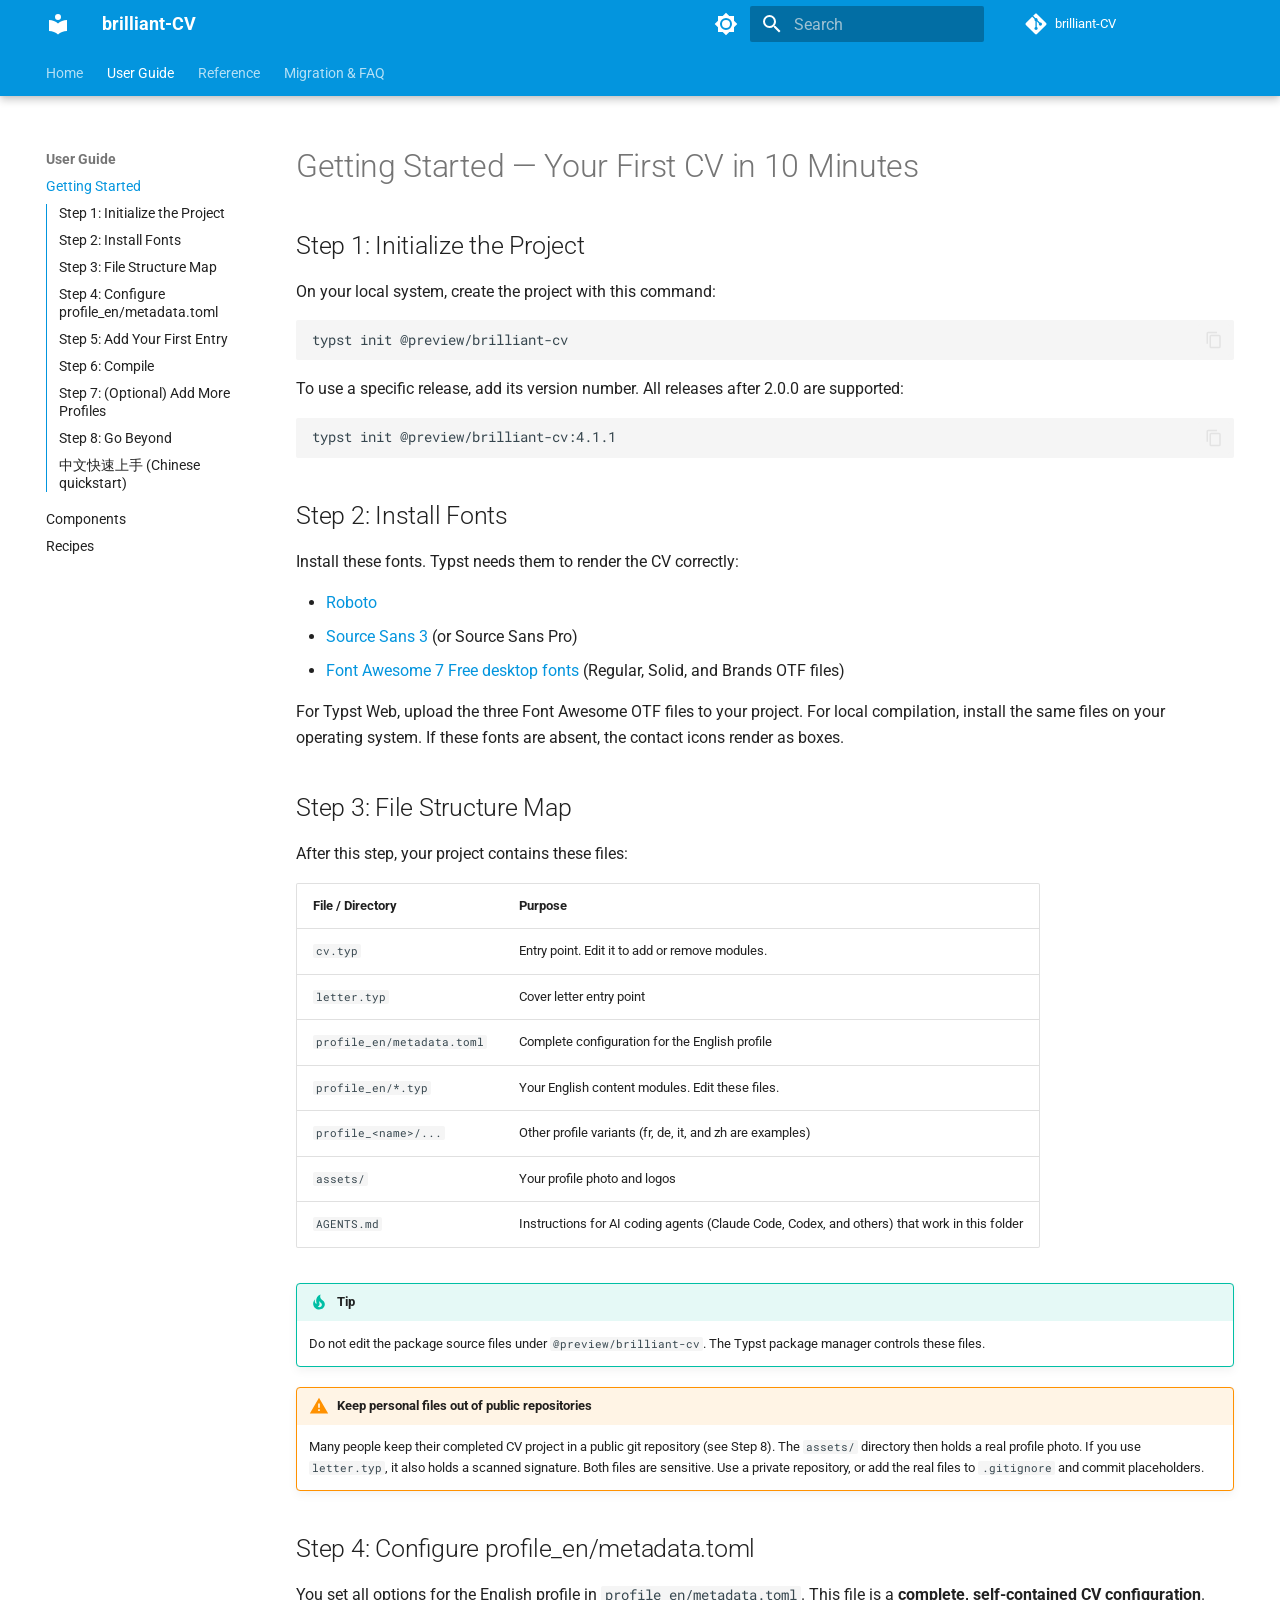
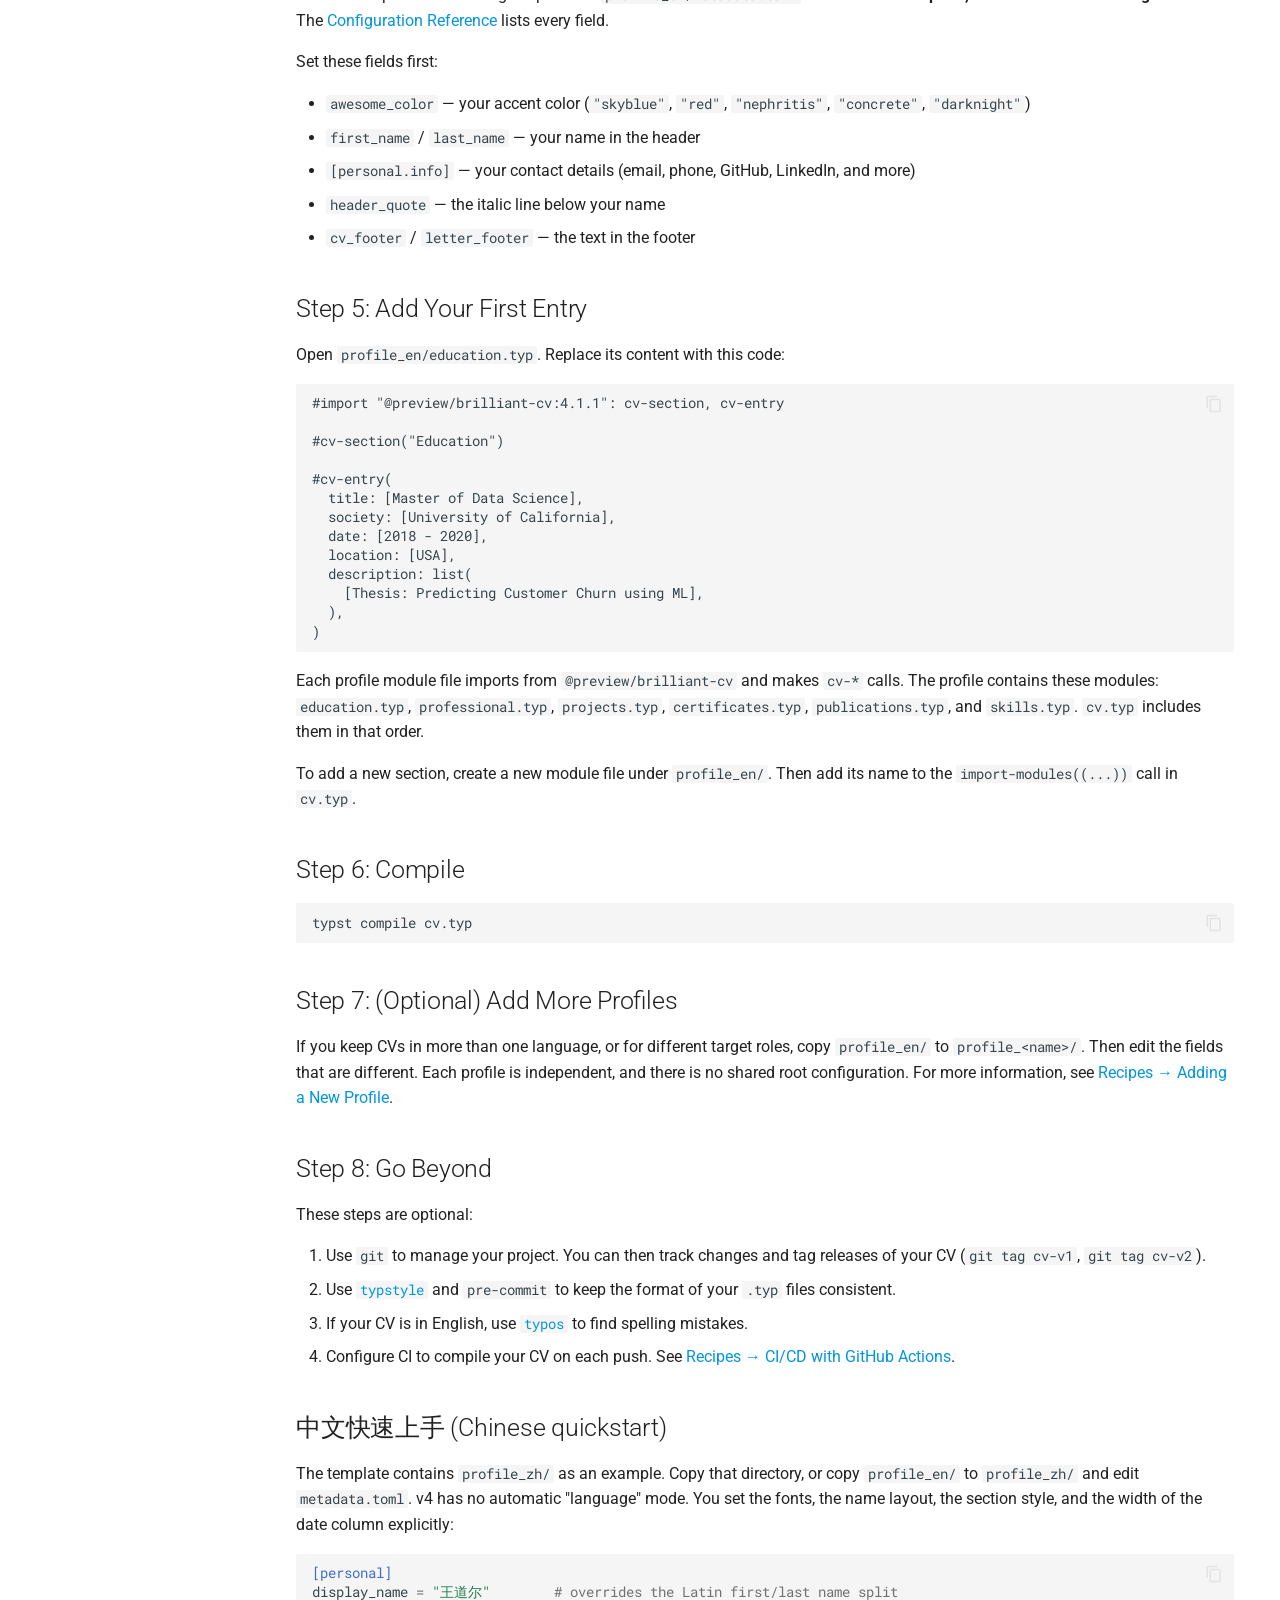
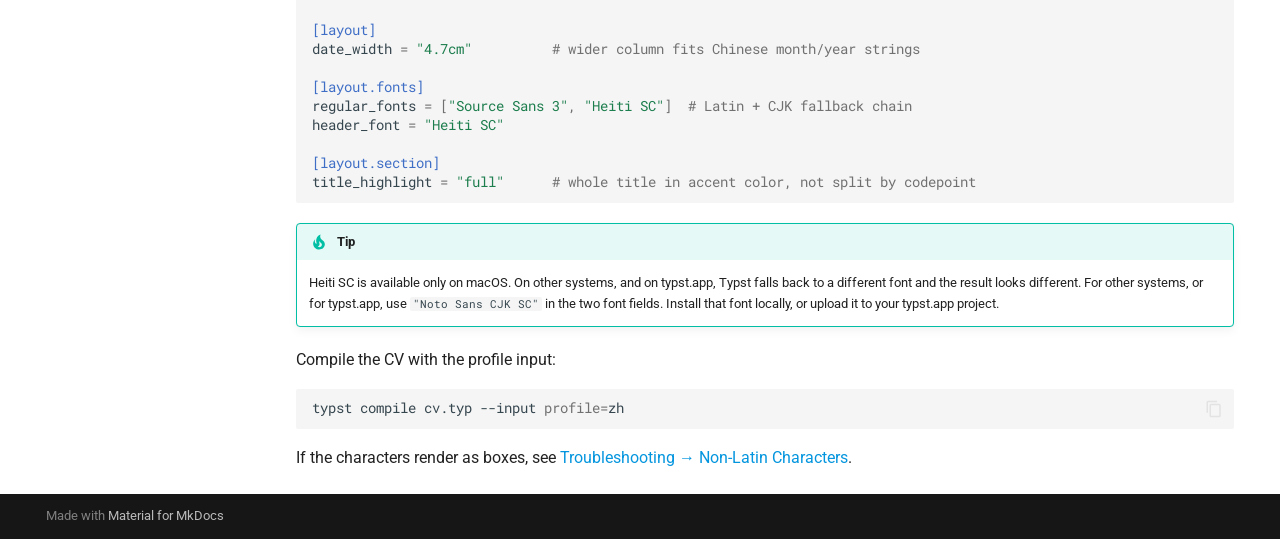
<file: getting-started/index.html>
<!DOCTYPE html><html lang="en" class="no-js"><head>
    
      <meta charset="utf-8">
      <meta name="viewport" content="width=device-width,initial-scale=1">
      
        <meta name="description" content="A modern, modular CV template for Typst">
      
      
      
        <link rel="canonical" href="https://yunanwg.github.io/brilliant-CV/getting-started/">
      
      
        <link rel="prev" href="..">
      
      
        <link rel="next" href="../components/">
      
      
        
      
      
      <link rel="icon" href="../assets/images/favicon.png">
      <meta name="generator" content="mkdocs-1.6.1, mkdocs-material-9.7.7">
    
    
      
        <title>Getting Started - brilliant-CV</title>
      
    
    
      <link rel="stylesheet" href="../assets/stylesheets/main.ec1eaa64.min.css">
      
        
        <link rel="stylesheet" href="../assets/stylesheets/palette.ab4e12ef.min.css">
      
      


    
    
      
    
    
      
        
        
        <link rel="preconnect" href="https://fonts.gstatic.com" crossorigin="">
        <link rel="stylesheet" href="https://fonts.googleapis.com/css?family=Roboto:300,300i,400,400i,700,700i%7CRoboto+Mono:400,400i,700,700i&amp;display=fallback">
        <style>:root{--md-text-font:"Roboto";--md-code-font:"Roboto Mono"}</style>
      
    
    
      <link rel="stylesheet" href="../stylesheets/extra.css">
    
    <script>__md_scope=new URL("..",location),__md_hash=e=>[...e].reduce(((e,_)=>(e<<5)-e+_.charCodeAt(0)),0),__md_get=(e,_=localStorage,t=__md_scope)=>JSON.parse(_.getItem(t.pathname+"."+e)),__md_set=(e,_,t=localStorage,a=__md_scope)=>{try{t.setItem(a.pathname+"."+e,JSON.stringify(_))}catch(e){}}</script>
    
      

    
    
  <link href="../assets/stylesheets/glightbox.min.css" rel="stylesheet"><script src="../assets/javascripts/glightbox.min.js"></script><style id="glightbox-style">
            html.glightbox-open { overflow: initial; height: 100%; }
            .gslide-title { margin-top: 0px; user-select: text; }
            .gslide-desc { color: #666; user-select: text; }
            .gslide-image img { background: white; }
            .gscrollbar-fixer { padding-right: 15px; }
            .gdesc-inner { font-size: 0.75rem; }
            body[data-md-color-scheme="slate"] .gdesc-inner { background: var(--md-default-bg-color); }
            body[data-md-color-scheme="slate"] .gslide-title { color: var(--md-default-fg-color); }
            body[data-md-color-scheme="slate"] .gslide-desc { color: var(--md-default-fg-color); }
        </style></head>
  
  
    
    
      
    
    
    
    
    <body dir="ltr" data-md-color-scheme="default" data-md-color-primary="custom" data-md-color-accent="indigo">
  
    
    <input class="md-toggle" data-md-toggle="drawer" type="checkbox" id="__drawer" autocomplete="off">
    <input class="md-toggle" data-md-toggle="search" type="checkbox" id="__search" autocomplete="off">
    <label class="md-overlay" for="__drawer"></label>
    <div data-md-component="skip">
      
        
        <a href="#getting-started-your-first-cv-in-10-minutes" class="md-skip">
          Skip to content
        </a>
      
    </div>
    <div data-md-component="announce">
      
    </div>
    
    
      

  

<header class="md-header md-header--shadow md-header--lifted" data-md-component="header">
  <nav class="md-header__inner md-grid" aria-label="Header">
    <a href=".." title="brilliant-CV" class="md-header__button md-logo" aria-label="brilliant-CV" data-md-component="logo">
      
  
  <svg xmlns="http://www.w3.org/2000/svg" viewBox="0 0 24 24"><path d="M12 8a3 3 0 0 0 3-3 3 3 0 0 0-3-3 3 3 0 0 0-3 3 3 3 0 0 0 3 3m0 3.54C9.64 9.35 6.5 8 3 8v11c3.5 0 6.64 1.35 9 3.54 2.36-2.19 5.5-3.54 9-3.54V8c-3.5 0-6.64 1.35-9 3.54"></path></svg>

    </a>
    <label class="md-header__button md-icon" for="__drawer">
      
      <svg xmlns="http://www.w3.org/2000/svg" viewBox="0 0 24 24"><path d="M3 6h18v2H3zm0 5h18v2H3zm0 5h18v2H3z"></path></svg>
    </label>
    <div class="md-header__title" data-md-component="header-title">
      <div class="md-header__ellipsis">
        <div class="md-header__topic">
          <span class="md-ellipsis">
            brilliant-CV
          </span>
        </div>
        <div class="md-header__topic" data-md-component="header-topic">
          <span class="md-ellipsis">
            
              Getting Started
            
          </span>
        </div>
      </div>
    </div>
    
      
        <form class="md-header__option" data-md-component="palette">
  
    
    
    
    <input class="md-option" data-md-color-media="" data-md-color-scheme="default" data-md-color-primary="custom" data-md-color-accent="indigo" aria-label="Switch to dark mode" type="radio" name="__palette" id="__palette_0">
    
      <label class="md-header__button md-icon" title="Switch to dark mode" for="__palette_1" hidden="">
        <svg xmlns="http://www.w3.org/2000/svg" viewBox="0 0 24 24"><path d="M12 8a4 4 0 0 0-4 4 4 4 0 0 0 4 4 4 4 0 0 0 4-4 4 4 0 0 0-4-4m0 10a6 6 0 0 1-6-6 6 6 0 0 1 6-6 6 6 0 0 1 6 6 6 6 0 0 1-6 6m8-9.31V4h-4.69L12 .69 8.69 4H4v4.69L.69 12 4 15.31V20h4.69L12 23.31 15.31 20H20v-4.69L23.31 12z"></path></svg>
      </label>
    
  
    
    
    
    <input class="md-option" data-md-color-media="" data-md-color-scheme="slate" data-md-color-primary="custom" data-md-color-accent="indigo" aria-label="Switch to light mode" type="radio" name="__palette" id="__palette_1">
    
      <label class="md-header__button md-icon" title="Switch to light mode" for="__palette_0" hidden="">
        <svg xmlns="http://www.w3.org/2000/svg" viewBox="0 0 24 24"><path d="M12 18c-.89 0-1.74-.2-2.5-.55C11.56 16.5 13 14.42 13 12s-1.44-4.5-3.5-5.45C10.26 6.2 11.11 6 12 6a6 6 0 0 1 6 6 6 6 0 0 1-6 6m8-9.31V4h-4.69L12 .69 8.69 4H4v4.69L.69 12 4 15.31V20h4.69L12 23.31 15.31 20H20v-4.69L23.31 12z"></path></svg>
      </label>
    
  
</form>
      
    
    
      <script>var palette=__md_get("__palette");if(palette&&palette.color){if("(prefers-color-scheme)"===palette.color.media){var media=matchMedia("(prefers-color-scheme: light)"),input=document.querySelector(media.matches?"[data-md-color-media='(prefers-color-scheme: light)']":"[data-md-color-media='(prefers-color-scheme: dark)']");palette.color.media=input.getAttribute("data-md-color-media"),palette.color.scheme=input.getAttribute("data-md-color-scheme"),palette.color.primary=input.getAttribute("data-md-color-primary"),palette.color.accent=input.getAttribute("data-md-color-accent")}for(var[key,value]of Object.entries(palette.color))document.body.setAttribute("data-md-color-"+key,value)}</script>
    
    
    
      
      
        <label class="md-header__button md-icon" for="__search">
          
          <svg xmlns="http://www.w3.org/2000/svg" viewBox="0 0 24 24"><path d="M9.5 3A6.5 6.5 0 0 1 16 9.5c0 1.61-.59 3.09-1.56 4.23l.27.27h.79l5 5-1.5 1.5-5-5v-.79l-.27-.27A6.52 6.52 0 0 1 9.5 16 6.5 6.5 0 0 1 3 9.5 6.5 6.5 0 0 1 9.5 3m0 2C7 5 5 7 5 9.5S7 14 9.5 14 14 12 14 9.5 12 5 9.5 5"></path></svg>
        </label>
        <div class="md-search" data-md-component="search" role="dialog">
  <label class="md-search__overlay" for="__search"></label>
  <div class="md-search__inner" role="search">
    <form class="md-search__form" name="search">
      <input type="text" class="md-search__input" name="query" aria-label="Search" placeholder="Search" autocapitalize="off" autocorrect="off" autocomplete="off" spellcheck="false" data-md-component="search-query" required="">
      <label class="md-search__icon md-icon" for="__search">
        
        <svg xmlns="http://www.w3.org/2000/svg" viewBox="0 0 24 24"><path d="M9.5 3A6.5 6.5 0 0 1 16 9.5c0 1.61-.59 3.09-1.56 4.23l.27.27h.79l5 5-1.5 1.5-5-5v-.79l-.27-.27A6.52 6.52 0 0 1 9.5 16 6.5 6.5 0 0 1 3 9.5 6.5 6.5 0 0 1 9.5 3m0 2C7 5 5 7 5 9.5S7 14 9.5 14 14 12 14 9.5 12 5 9.5 5"></path></svg>
        
        <svg xmlns="http://www.w3.org/2000/svg" viewBox="0 0 24 24"><path d="M20 11v2H8l5.5 5.5-1.42 1.42L4.16 12l7.92-7.92L13.5 5.5 8 11z"></path></svg>
      </label>
      <nav class="md-search__options" aria-label="Search">
        
        <button type="reset" class="md-search__icon md-icon" title="Clear" aria-label="Clear" tabindex="-1">
          
          <svg xmlns="http://www.w3.org/2000/svg" viewBox="0 0 24 24"><path d="M19 6.41 17.59 5 12 10.59 6.41 5 5 6.41 10.59 12 5 17.59 6.41 19 12 13.41 17.59 19 19 17.59 13.41 12z"></path></svg>
        </button>
      </nav>
      
        <div class="md-search__suggest" data-md-component="search-suggest"></div>
      
    </form>
    <div class="md-search__output">
      <div class="md-search__scrollwrap" tabindex="0" data-md-scrollfix="">
        <div class="md-search-result" data-md-component="search-result">
          <div class="md-search-result__meta">
            Initializing search
          </div>
          <ol class="md-search-result__list" role="presentation"></ol>
        </div>
      </div>
    </div>
  </div>
</div>
      
    
    
      <div class="md-header__source">
        <a href="https://github.com/yunanwg/brilliant-CV" title="Go to repository" class="md-source" data-md-component="source">
  <div class="md-source__icon md-icon">
    
    <svg xmlns="http://www.w3.org/2000/svg" viewBox="0 0 448 512"><!--! Font Awesome Free 7.1.0 by @fontawesome - https://fontawesome.com License - https://fontawesome.com/license/free (Icons: CC BY 4.0, Fonts: SIL OFL 1.1, Code: MIT License) Copyright 2025 Fonticons, Inc.--><path d="M439.6 236.1 244 40.5c-5.4-5.5-12.8-8.5-20.4-8.5s-15 3-20.4 8.4L162.5 81l51.5 51.5c27.1-9.1 52.7 16.8 43.4 43.7l49.7 49.7c34.2-11.8 61.2 31 35.5 56.7-26.5 26.5-70.2-2.9-56-37.3L240.3 199v121.9c25.3 12.5 22.3 41.8 9.1 55-6.4 6.4-15.2 10.1-24.3 10.1s-17.8-3.6-24.3-10.1c-17.6-17.6-11.1-46.9 11.2-56v-123c-20.8-8.5-24.6-30.7-18.6-45L142.6 101 8.5 235.1C3 240.6 0 247.9 0 255.5s3 15 8.5 20.4l195.6 195.7c5.4 5.4 12.7 8.4 20.4 8.4s15-3 20.4-8.4l194.7-194.7c5.4-5.4 8.4-12.8 8.4-20.4s-3-15-8.4-20.4"></path></svg>
  </div>
  <div class="md-source__repository">
    brilliant-CV
  </div>
</a>
      </div>
    
  </nav>
  
    
      
<nav class="md-tabs" aria-label="Tabs" data-md-component="tabs">
  <div class="md-grid">
    <ul class="md-tabs__list">
      
        
  
  
  
  
    <li class="md-tabs__item">
      <a href=".." class="md-tabs__link">
        
  
  
    
  
  Home

      </a>
    </li>
  

      
        
  
  
  
    
  
  
    
    
      <li class="md-tabs__item md-tabs__item--active">
        <a href="./" class="md-tabs__link">
          
  
  
  User Guide

        </a>
      </li>
    
  

      
        
  
  
  
  
    
    
      <li class="md-tabs__item">
        <a href="../configuration/" class="md-tabs__link">
          
  
  
  Reference

        </a>
      </li>
    
  

      
        
  
  
  
  
    
    
      <li class="md-tabs__item">
        <a href="../migration/" class="md-tabs__link">
          
  
  
  Migration &amp; FAQ

        </a>
      </li>
    
  

      
    </ul>
  </div>
</nav>
    
  
</header>
    
    <div class="md-container" data-md-component="container">
      
      
        
      
      <main class="md-main" data-md-component="main">
        <div class="md-main__inner md-grid">
          
            
              
              <div class="md-sidebar md-sidebar--primary" data-md-component="sidebar" data-md-type="navigation">
                <div class="md-sidebar__scrollwrap">
                  <div class="md-sidebar__inner">
                    


  


  

<nav class="md-nav md-nav--primary md-nav--lifted md-nav--integrated" aria-label="Navigation" data-md-level="0">
  <label class="md-nav__title" for="__drawer">
    <a href=".." title="brilliant-CV" class="md-nav__button md-logo" aria-label="brilliant-CV" data-md-component="logo">
      
  
  <svg xmlns="http://www.w3.org/2000/svg" viewBox="0 0 24 24"><path d="M12 8a3 3 0 0 0 3-3 3 3 0 0 0-3-3 3 3 0 0 0-3 3 3 3 0 0 0 3 3m0 3.54C9.64 9.35 6.5 8 3 8v11c3.5 0 6.64 1.35 9 3.54 2.36-2.19 5.5-3.54 9-3.54V8c-3.5 0-6.64 1.35-9 3.54"></path></svg>

    </a>
    brilliant-CV
  </label>
  
    <div class="md-nav__source">
      <a href="https://github.com/yunanwg/brilliant-CV" title="Go to repository" class="md-source" data-md-component="source">
  <div class="md-source__icon md-icon">
    
    <svg xmlns="http://www.w3.org/2000/svg" viewBox="0 0 448 512"><!--! Font Awesome Free 7.1.0 by @fontawesome - https://fontawesome.com License - https://fontawesome.com/license/free (Icons: CC BY 4.0, Fonts: SIL OFL 1.1, Code: MIT License) Copyright 2025 Fonticons, Inc.--><path d="M439.6 236.1 244 40.5c-5.4-5.5-12.8-8.5-20.4-8.5s-15 3-20.4 8.4L162.5 81l51.5 51.5c27.1-9.1 52.7 16.8 43.4 43.7l49.7 49.7c34.2-11.8 61.2 31 35.5 56.7-26.5 26.5-70.2-2.9-56-37.3L240.3 199v121.9c25.3 12.5 22.3 41.8 9.1 55-6.4 6.4-15.2 10.1-24.3 10.1s-17.8-3.6-24.3-10.1c-17.6-17.6-11.1-46.9 11.2-56v-123c-20.8-8.5-24.6-30.7-18.6-45L142.6 101 8.5 235.1C3 240.6 0 247.9 0 255.5s3 15 8.5 20.4l195.6 195.7c5.4 5.4 12.7 8.4 20.4 8.4s15-3 20.4-8.4l194.7-194.7c5.4-5.4 8.4-12.8 8.4-20.4s-3-15-8.4-20.4"></path></svg>
  </div>
  <div class="md-source__repository">
    brilliant-CV
  </div>
</a>
    </div>
  
  <ul class="md-nav__list" data-md-scrollfix="">
    
      
      
  
  
  
  
    <li class="md-nav__item">
      <a href=".." class="md-nav__link">
        
  
  
  <span class="md-ellipsis">
    
  
    Home
  

    
  </span>
  
  

      </a>
    </li>
  

    
      
      
  
  
    
  
  
  
    
    
    
    
      
        
        
      
      
        
      
    
    
    <li class="md-nav__item md-nav__item--active md-nav__item--section md-nav__item--nested">
      
        
        
        <input class="md-nav__toggle md-toggle " type="checkbox" id="__nav_2" checked="">
        
          
          <label class="md-nav__link" for="__nav_2" id="__nav_2_label" tabindex="">
            
  
  
  <span class="md-ellipsis">
    
  
    User Guide
  

    
  </span>
  
  

            <span class="md-nav__icon md-icon"></span>
          </label>
        
        <nav class="md-nav" data-md-level="1" aria-labelledby="__nav_2_label" aria-expanded="true">
          <label class="md-nav__title" for="__nav_2">
            <span class="md-nav__icon md-icon"></span>
            
  
    User Guide
  

          </label>
          <ul class="md-nav__list" data-md-scrollfix="">
            
              
                
  
  
    
  
  
  
    <li class="md-nav__item md-nav__item--active">
      
      <input class="md-nav__toggle md-toggle" type="checkbox" id="__toc">
      
      
        
      
      
        <label class="md-nav__link md-nav__link--active" for="__toc">
          
  
  
  <span class="md-ellipsis">
    
  
    Getting Started
  

    
  </span>
  
  

          <span class="md-nav__icon md-icon"></span>
        </label>
      
      <a href="./" class="md-nav__link md-nav__link--active">
        
  
  
  <span class="md-ellipsis">
    
  
    Getting Started
  

    
  </span>
  
  

      </a>
      
        

<nav class="md-nav md-nav--secondary" aria-label="Table of contents">
  
  
  
    
  
  
    <label class="md-nav__title" for="__toc">
      <span class="md-nav__icon md-icon"></span>
      Table of contents
    </label>
    <ul class="md-nav__list" data-md-component="toc" data-md-scrollfix="">
      
        <li class="md-nav__item">
  <a href="#step-1-initialize-the-project" class="md-nav__link">
    <span class="md-ellipsis">
      
        Step 1: Initialize the Project
      
    </span>
  </a>
  
</li>
      
        <li class="md-nav__item">
  <a href="#step-2-install-fonts" class="md-nav__link">
    <span class="md-ellipsis">
      
        Step 2: Install Fonts
      
    </span>
  </a>
  
</li>
      
        <li class="md-nav__item">
  <a href="#step-3-file-structure-map" class="md-nav__link">
    <span class="md-ellipsis">
      
        Step 3: File Structure Map
      
    </span>
  </a>
  
</li>
      
        <li class="md-nav__item">
  <a href="#step-4-configure-profile_enmetadatatoml" class="md-nav__link">
    <span class="md-ellipsis">
      
        Step 4: Configure profile_en/metadata.toml
      
    </span>
  </a>
  
</li>
      
        <li class="md-nav__item">
  <a href="#step-5-add-your-first-entry" class="md-nav__link">
    <span class="md-ellipsis">
      
        Step 5: Add Your First Entry
      
    </span>
  </a>
  
</li>
      
        <li class="md-nav__item">
  <a href="#step-6-compile" class="md-nav__link">
    <span class="md-ellipsis">
      
        Step 6: Compile
      
    </span>
  </a>
  
</li>
      
        <li class="md-nav__item">
  <a href="#step-7-optional-add-more-profiles" class="md-nav__link">
    <span class="md-ellipsis">
      
        Step 7: (Optional) Add More Profiles
      
    </span>
  </a>
  
</li>
      
        <li class="md-nav__item">
  <a href="#step-8-go-beyond" class="md-nav__link">
    <span class="md-ellipsis">
      
        Step 8: Go Beyond
      
    </span>
  </a>
  
</li>
      
        <li class="md-nav__item">
  <a href="#chinese-quickstart" class="md-nav__link">
    <span class="md-ellipsis">
      
        中文快速上手 (Chinese quickstart)
      
    </span>
  </a>
  
</li>
      
    </ul>
  
</nav>
      
    </li>
  

              
            
              
                
  
  
  
  
    <li class="md-nav__item">
      <a href="../components/" class="md-nav__link">
        
  
  
  <span class="md-ellipsis">
    
  
    Components
  

    
  </span>
  
  

      </a>
    </li>
  

              
            
              
                
  
  
  
  
    <li class="md-nav__item">
      <a href="../recipes/" class="md-nav__link">
        
  
  
  <span class="md-ellipsis">
    
  
    Recipes
  

    
  </span>
  
  

      </a>
    </li>
  

              
            
          </ul>
        </nav>
      
    </li>
  

    
      
      
  
  
  
  
    
    
    
    
      
      
        
      
    
    
    <li class="md-nav__item md-nav__item--nested">
      
        
        
        <input class="md-nav__toggle md-toggle " type="checkbox" id="__nav_3">
        
          
          <label class="md-nav__link" for="__nav_3" id="__nav_3_label" tabindex="0">
            
  
  
  <span class="md-ellipsis">
    
  
    Reference
  

    
  </span>
  
  

            <span class="md-nav__icon md-icon"></span>
          </label>
        
        <nav class="md-nav" data-md-level="1" aria-labelledby="__nav_3_label" aria-expanded="false">
          <label class="md-nav__title" for="__nav_3">
            <span class="md-nav__icon md-icon"></span>
            
  
    Reference
  

          </label>
          <ul class="md-nav__list" data-md-scrollfix="">
            
              
                
  
  
  
  
    <li class="md-nav__item">
      <a href="../configuration/" class="md-nav__link">
        
  
  
  <span class="md-ellipsis">
    
  
    Configuration
  

    
  </span>
  
  

      </a>
    </li>
  

              
            
              
                
  
  
  
  
    <li class="md-nav__item">
      <a href="../api-reference/" class="md-nav__link">
        
  
  
  <span class="md-ellipsis">
    
  
    API Reference
  

    
  </span>
  
  

      </a>
    </li>
  

              
            
          </ul>
        </nav>
      
    </li>
  

    
      
      
  
  
  
  
    
    
    
    
      
      
        
      
    
    
    <li class="md-nav__item md-nav__item--nested">
      
        
        
        <input class="md-nav__toggle md-toggle " type="checkbox" id="__nav_4">
        
          
          <label class="md-nav__link" for="__nav_4" id="__nav_4_label" tabindex="0">
            
  
  
  <span class="md-ellipsis">
    
  
    Migration &amp; FAQ
  

    
  </span>
  
  

            <span class="md-nav__icon md-icon"></span>
          </label>
        
        <nav class="md-nav" data-md-level="1" aria-labelledby="__nav_4_label" aria-expanded="false">
          <label class="md-nav__title" for="__nav_4">
            <span class="md-nav__icon md-icon"></span>
            
  
    Migration &amp; FAQ
  

          </label>
          <ul class="md-nav__list" data-md-scrollfix="">
            
              
                
  
  
  
  
    <li class="md-nav__item">
      <a href="../migration/" class="md-nav__link">
        
  
  
  <span class="md-ellipsis">
    
  
    Migration Guide
  

    
  </span>
  
  

      </a>
    </li>
  

              
            
              
                
  
  
  
  
    <li class="md-nav__item">
      <a href="../troubleshooting/" class="md-nav__link">
        
  
  
  <span class="md-ellipsis">
    
  
    Troubleshooting
  

    
  </span>
  
  

      </a>
    </li>
  

              
            
          </ul>
        </nav>
      
    </li>
  

    
  </ul>
</nav>
                  </div>
                </div>
              </div>
            
            
          
          
            <div class="md-content" data-md-component="content">
              
              <article class="md-content__inner md-typeset">
                
                  


  
  


<h1 id="getting-started-your-first-cv-in-10-minutes">Getting Started — Your First CV in 10 Minutes<a class="headerlink" href="#getting-started-your-first-cv-in-10-minutes" title="Permanent link">¶</a></h1>
<h2 id="step-1-initialize-the-project">Step 1: Initialize the Project<a class="headerlink" href="#step-1-initialize-the-project" title="Permanent link">¶</a></h2>
<p>On your local system, create the project with this command:</p>
<div class="highlight"><pre><span></span><code><a id="__codelineno-0-1" name="__codelineno-0-1" href="#__codelineno-0-1"></a>typst<span class="w"> </span>init<span class="w"> </span>@preview/brilliant-cv
</code></pre></div>
<p>To use a specific release, add its version number. All releases after 2.0.0 are supported:</p>
<div class="highlight"><pre><span></span><code><a id="__codelineno-1-1" name="__codelineno-1-1" href="#__codelineno-1-1"></a>typst<span class="w"> </span>init<span class="w"> </span>@preview/brilliant-cv:4.1.1
</code></pre></div>
<h2 id="step-2-install-fonts">Step 2: Install Fonts<a class="headerlink" href="#step-2-install-fonts" title="Permanent link">¶</a></h2>
<p>Install these fonts. Typst needs them to render the CV correctly:</p>
<ul>
<li><a href="https://fonts.google.com/specimen/Roboto">Roboto</a></li>
<li><a href="https://fonts.google.com/specimen/Source+Sans+3">Source Sans 3</a> (or Source Sans Pro)</li>
<li><a href="https://fontawesome.com/download">Font Awesome 7 Free desktop fonts</a> (Regular, Solid, and Brands OTF files)</li>
</ul>
<p>For Typst Web, upload the three Font Awesome OTF files to your project. For
local compilation, install the same files on your operating system. If these
fonts are absent, the contact icons render as boxes.</p>
<h2 id="step-3-file-structure-map">Step 3: File Structure Map<a class="headerlink" href="#step-3-file-structure-map" title="Permanent link">¶</a></h2>
<p>After this step, your project contains these files:</p>
<table>
<thead>
<tr>
<th>File / Directory</th>
<th>Purpose</th>
</tr>
</thead>
<tbody>
<tr>
<td><code>cv.typ</code></td>
<td>Entry point. Edit it to add or remove modules.</td>
</tr>
<tr>
<td><code>letter.typ</code></td>
<td>Cover letter entry point</td>
</tr>
<tr>
<td><code>profile_en/metadata.toml</code></td>
<td>Complete configuration for the English profile</td>
</tr>
<tr>
<td><code>profile_en/*.typ</code></td>
<td>Your English content modules. Edit these files.</td>
</tr>
<tr>
<td><code>profile_&lt;name&gt;/...</code></td>
<td>Other profile variants (fr, de, it, and zh are examples)</td>
</tr>
<tr>
<td><code>assets/</code></td>
<td>Your profile photo and logos</td>
</tr>
<tr>
<td><code>AGENTS.md</code></td>
<td>Instructions for AI coding agents (Claude Code, Codex, and others) that work in this folder</td>
</tr>
</tbody>
</table>
<div class="admonition tip">
<p class="admonition-title">Tip</p>
<p>Do not edit the package source files under <code>@preview/brilliant-cv</code>. The Typst package manager controls these files.</p>
</div>
<div class="admonition warning">
<p class="admonition-title">Keep personal files out of public repositories</p>
<p>Many people keep their completed CV project in a public git repository
(see Step 8). The <code>assets/</code> directory then holds a real profile photo. If
you use <code>letter.typ</code>, it also holds a scanned signature. Both files are
sensitive. Use a private repository, or add the real files to
<code>.gitignore</code> and commit placeholders.</p>
</div>
<h2 id="step-4-configure-profile_enmetadatatoml">Step 4: Configure profile_en/metadata.toml<a class="headerlink" href="#step-4-configure-profile_enmetadatatoml" title="Permanent link">¶</a></h2>
<p>You set all options for the English profile in <code>profile_en/metadata.toml</code>. This file is a <strong>complete, self-contained CV configuration</strong>. The <a href="../configuration/">Configuration Reference</a> lists every field.</p>
<p>Set these fields first:</p>
<ul>
<li><code>awesome_color</code> — your accent color (<code>"skyblue"</code>, <code>"red"</code>, <code>"nephritis"</code>, <code>"concrete"</code>, <code>"darknight"</code>)</li>
<li><code>first_name</code> / <code>last_name</code> — your name in the header</li>
<li><code>[personal.info]</code> — your contact details (email, phone, GitHub, LinkedIn, and more)</li>
<li><code>header_quote</code> — the italic line below your name</li>
<li><code>cv_footer</code> / <code>letter_footer</code> — the text in the footer</li>
</ul>
<h2 id="step-5-add-your-first-entry">Step 5: Add Your First Entry<a class="headerlink" href="#step-5-add-your-first-entry" title="Permanent link">¶</a></h2>
<p>Open <code>profile_en/education.typ</code>. Replace its content with this code:</p>
<div class="highlight"><pre><span></span><code><a id="__codelineno-2-1" name="__codelineno-2-1" href="#__codelineno-2-1"></a>#import "@preview/brilliant-cv:4.1.1": cv-section, cv-entry
<a id="__codelineno-2-2" name="__codelineno-2-2" href="#__codelineno-2-2"></a>
<a id="__codelineno-2-3" name="__codelineno-2-3" href="#__codelineno-2-3"></a>#cv-section("Education")
<a id="__codelineno-2-4" name="__codelineno-2-4" href="#__codelineno-2-4"></a>
<a id="__codelineno-2-5" name="__codelineno-2-5" href="#__codelineno-2-5"></a>#cv-entry(
<a id="__codelineno-2-6" name="__codelineno-2-6" href="#__codelineno-2-6"></a>  title: [Master of Data Science],
<a id="__codelineno-2-7" name="__codelineno-2-7" href="#__codelineno-2-7"></a>  society: [University of California],
<a id="__codelineno-2-8" name="__codelineno-2-8" href="#__codelineno-2-8"></a>  date: [2018 - 2020],
<a id="__codelineno-2-9" name="__codelineno-2-9" href="#__codelineno-2-9"></a>  location: [USA],
<a id="__codelineno-2-10" name="__codelineno-2-10" href="#__codelineno-2-10"></a>  description: list(
<a id="__codelineno-2-11" name="__codelineno-2-11" href="#__codelineno-2-11"></a>    [Thesis: Predicting Customer Churn using ML],
<a id="__codelineno-2-12" name="__codelineno-2-12" href="#__codelineno-2-12"></a>  ),
<a id="__codelineno-2-13" name="__codelineno-2-13" href="#__codelineno-2-13"></a>)
</code></pre></div>
<p>Each profile module file imports from <code>@preview/brilliant-cv</code> and makes <code>cv-*</code> calls. The profile contains these modules: <code>education.typ</code>, <code>professional.typ</code>, <code>projects.typ</code>, <code>certificates.typ</code>, <code>publications.typ</code>, and <code>skills.typ</code>. <code>cv.typ</code> includes them in that order.</p>
<p>To add a new section, create a new module file under <code>profile_en/</code>. Then add its name to the <code>import-modules((...))</code> call in <code>cv.typ</code>.</p>
<h2 id="step-6-compile">Step 6: Compile<a class="headerlink" href="#step-6-compile" title="Permanent link">¶</a></h2>
<div class="highlight"><pre><span></span><code><a id="__codelineno-3-1" name="__codelineno-3-1" href="#__codelineno-3-1"></a>typst<span class="w"> </span>compile<span class="w"> </span>cv.typ
</code></pre></div>
<h2 id="step-7-optional-add-more-profiles">Step 7: (Optional) Add More Profiles<a class="headerlink" href="#step-7-optional-add-more-profiles" title="Permanent link">¶</a></h2>
<p>If you keep CVs in more than one language, or for different target roles, copy <code>profile_en/</code> to <code>profile_&lt;name&gt;/</code>. Then edit the fields that are different. Each profile is independent, and there is no shared root configuration. For more information, see <a href="../recipes/#adding-a-new-profile">Recipes → Adding a New Profile</a>.</p>
<h2 id="step-8-go-beyond">Step 8: Go Beyond<a class="headerlink" href="#step-8-go-beyond" title="Permanent link">¶</a></h2>
<p>These steps are optional:</p>
<ol>
<li>Use <code>git</code> to manage your project. You can then track changes and tag releases of your CV (<code>git tag cv-v1</code>, <code>git tag cv-v2</code>).</li>
<li>Use <a href="https://github.com/typstyle-rs/typstyle"><code>typstyle</code></a> and <code>pre-commit</code> to keep the format of your <code>.typ</code> files consistent.</li>
<li>If your CV is in English, use <a href="https://github.com/crate-ci/typos"><code>typos</code></a> to find spelling mistakes.</li>
<li>Configure CI to compile your CV on each push. See <a href="../recipes/#cicd-with-github-actions">Recipes → CI/CD with GitHub Actions</a>.</li>
</ol>
<h2 id="chinese-quickstart">中文快速上手 (Chinese quickstart)<a class="headerlink" href="#chinese-quickstart" title="Permanent link">¶</a></h2>
<p>The template contains <code>profile_zh/</code> as an example. Copy that directory, or
copy <code>profile_en/</code> to <code>profile_zh/</code> and edit <code>metadata.toml</code>. v4 has no
automatic "language" mode. You set the fonts, the name layout, the section
style, and the width of the date column explicitly:</p>
<div class="highlight"><pre><span></span><code><a id="__codelineno-4-1" name="__codelineno-4-1" href="#__codelineno-4-1"></a><span class="k">[personal]</span>
<a id="__codelineno-4-2" name="__codelineno-4-2" href="#__codelineno-4-2"></a><span class="n">display_name</span><span class="w"> </span><span class="o">=</span><span class="w"> </span><span class="s2">"王道尔"</span><span class="w">        </span><span class="c1"># overrides the Latin first/last name split</span>
<a id="__codelineno-4-3" name="__codelineno-4-3" href="#__codelineno-4-3"></a>
<a id="__codelineno-4-4" name="__codelineno-4-4" href="#__codelineno-4-4"></a><span class="k">[layout]</span>
<a id="__codelineno-4-5" name="__codelineno-4-5" href="#__codelineno-4-5"></a><span class="n">date_width</span><span class="w"> </span><span class="o">=</span><span class="w"> </span><span class="s2">"4.7cm"</span><span class="w">          </span><span class="c1"># wider column fits Chinese month/year strings</span>
<a id="__codelineno-4-6" name="__codelineno-4-6" href="#__codelineno-4-6"></a>
<a id="__codelineno-4-7" name="__codelineno-4-7" href="#__codelineno-4-7"></a><span class="k">[layout.fonts]</span>
<a id="__codelineno-4-8" name="__codelineno-4-8" href="#__codelineno-4-8"></a><span class="n">regular_fonts</span><span class="w"> </span><span class="o">=</span><span class="w"> </span><span class="p">[</span><span class="s2">"Source Sans 3"</span><span class="p">,</span><span class="w"> </span><span class="s2">"Heiti SC"</span><span class="p">]</span><span class="w">  </span><span class="c1"># Latin + CJK fallback chain</span>
<a id="__codelineno-4-9" name="__codelineno-4-9" href="#__codelineno-4-9"></a><span class="n">header_font</span><span class="w"> </span><span class="o">=</span><span class="w"> </span><span class="s2">"Heiti SC"</span>
<a id="__codelineno-4-10" name="__codelineno-4-10" href="#__codelineno-4-10"></a>
<a id="__codelineno-4-11" name="__codelineno-4-11" href="#__codelineno-4-11"></a><span class="k">[layout.section]</span>
<a id="__codelineno-4-12" name="__codelineno-4-12" href="#__codelineno-4-12"></a><span class="n">title_highlight</span><span class="w"> </span><span class="o">=</span><span class="w"> </span><span class="s2">"full"</span><span class="w">      </span><span class="c1"># whole title in accent color, not split by codepoint</span>
</code></pre></div>
<div class="admonition tip">
<p class="admonition-title">Tip</p>
<p>Heiti SC is available only on macOS. On other systems, and on typst.app,
Typst falls back to a different font and the result looks different. For
other systems, or for typst.app, use <code>"Noto Sans CJK SC"</code> in the two font
fields. Install that font locally, or upload it to your typst.app project.</p>
</div>
<p>Compile the CV with the profile input:</p>
<div class="highlight"><pre><span></span><code><a id="__codelineno-5-1" name="__codelineno-5-1" href="#__codelineno-5-1"></a>typst<span class="w"> </span>compile<span class="w"> </span>cv.typ<span class="w"> </span>--input<span class="w"> </span><span class="nv">profile</span><span class="o">=</span>zh
</code></pre></div>
<p>If the characters render as boxes, see <a href="../troubleshooting/#non-latin-characters-showing-as-boxes">Troubleshooting → Non-Latin Characters</a>.</p>












                
              </article>
            </div>
          
          
  <script>var tabs=__md_get("__tabs");if(Array.isArray(tabs))e:for(var set of document.querySelectorAll(".tabbed-set")){var labels=set.querySelector(".tabbed-labels");for(var tab of tabs)for(var label of labels.getElementsByTagName("label"))if(label.innerText.trim()===tab){var input=document.getElementById(label.htmlFor);input.checked=!0;continue e}}</script>

<script>var target=document.getElementById(location.hash.slice(1));target&&target.name&&(target.checked=target.name.startsWith("__tabbed_"))</script>
        </div>
        
          <button type="button" class="md-top md-icon" data-md-component="top" hidden="">
  
  <svg xmlns="http://www.w3.org/2000/svg" viewBox="0 0 24 24"><path d="M13 20h-2V8l-5.5 5.5-1.42-1.42L12 4.16l7.92 7.92-1.42 1.42L13 8z"></path></svg>
  Back to top
</button>
        
      </main>
      
        <footer class="md-footer">
  
  <div class="md-footer-meta md-typeset">
    <div class="md-footer-meta__inner md-grid">
      <div class="md-copyright">
  
  
    Made with
    <a href="https://squidfunk.github.io/mkdocs-material/" target="_blank" rel="noopener">
      Material for MkDocs
    </a>
  
</div>
      
    </div>
  </div>
</footer>
      
    </div>
    <div class="md-dialog" data-md-component="dialog">
      <div class="md-dialog__inner md-typeset"></div>
    </div>
    
    
    
      
      
      <script id="__config" type="application/json">{"annotate": null, "base": "..", "features": ["search.suggest", "search.highlight", "content.code.copy", "content.code.annotate", "content.tabs.link", "navigation.instant", "navigation.tabs", "navigation.tabs.sticky", "navigation.sections", "navigation.top", "navigation.tracking", "toc.integrate"], "search": "../assets/javascripts/workers/search.2c215733.min.js", "tags": null, "translations": {"clipboard.copied": "Copied to clipboard", "clipboard.copy": "Copy to clipboard", "search.result.more.one": "1 more on this page", "search.result.more.other": "# more on this page", "search.result.none": "No matching documents", "search.result.one": "1 matching document", "search.result.other": "# matching documents", "search.result.placeholder": "Type to start searching", "search.result.term.missing": "Missing", "select.version": "Select version"}, "version": null}</script>
    
    
      <script src="../assets/javascripts/bundle.d7400e89.min.js"></script>
      
    
  
<script id="init-glightbox">const lightbox = GLightbox({"touchNavigation": true, "loop": false, "zoomable": true, "draggable": true, "openEffect": "zoom", "closeEffect": "zoom", "slideEffect": "slide"});
document$.subscribe(()=>{ lightbox.reload(); });
</script></body></html>
</file>
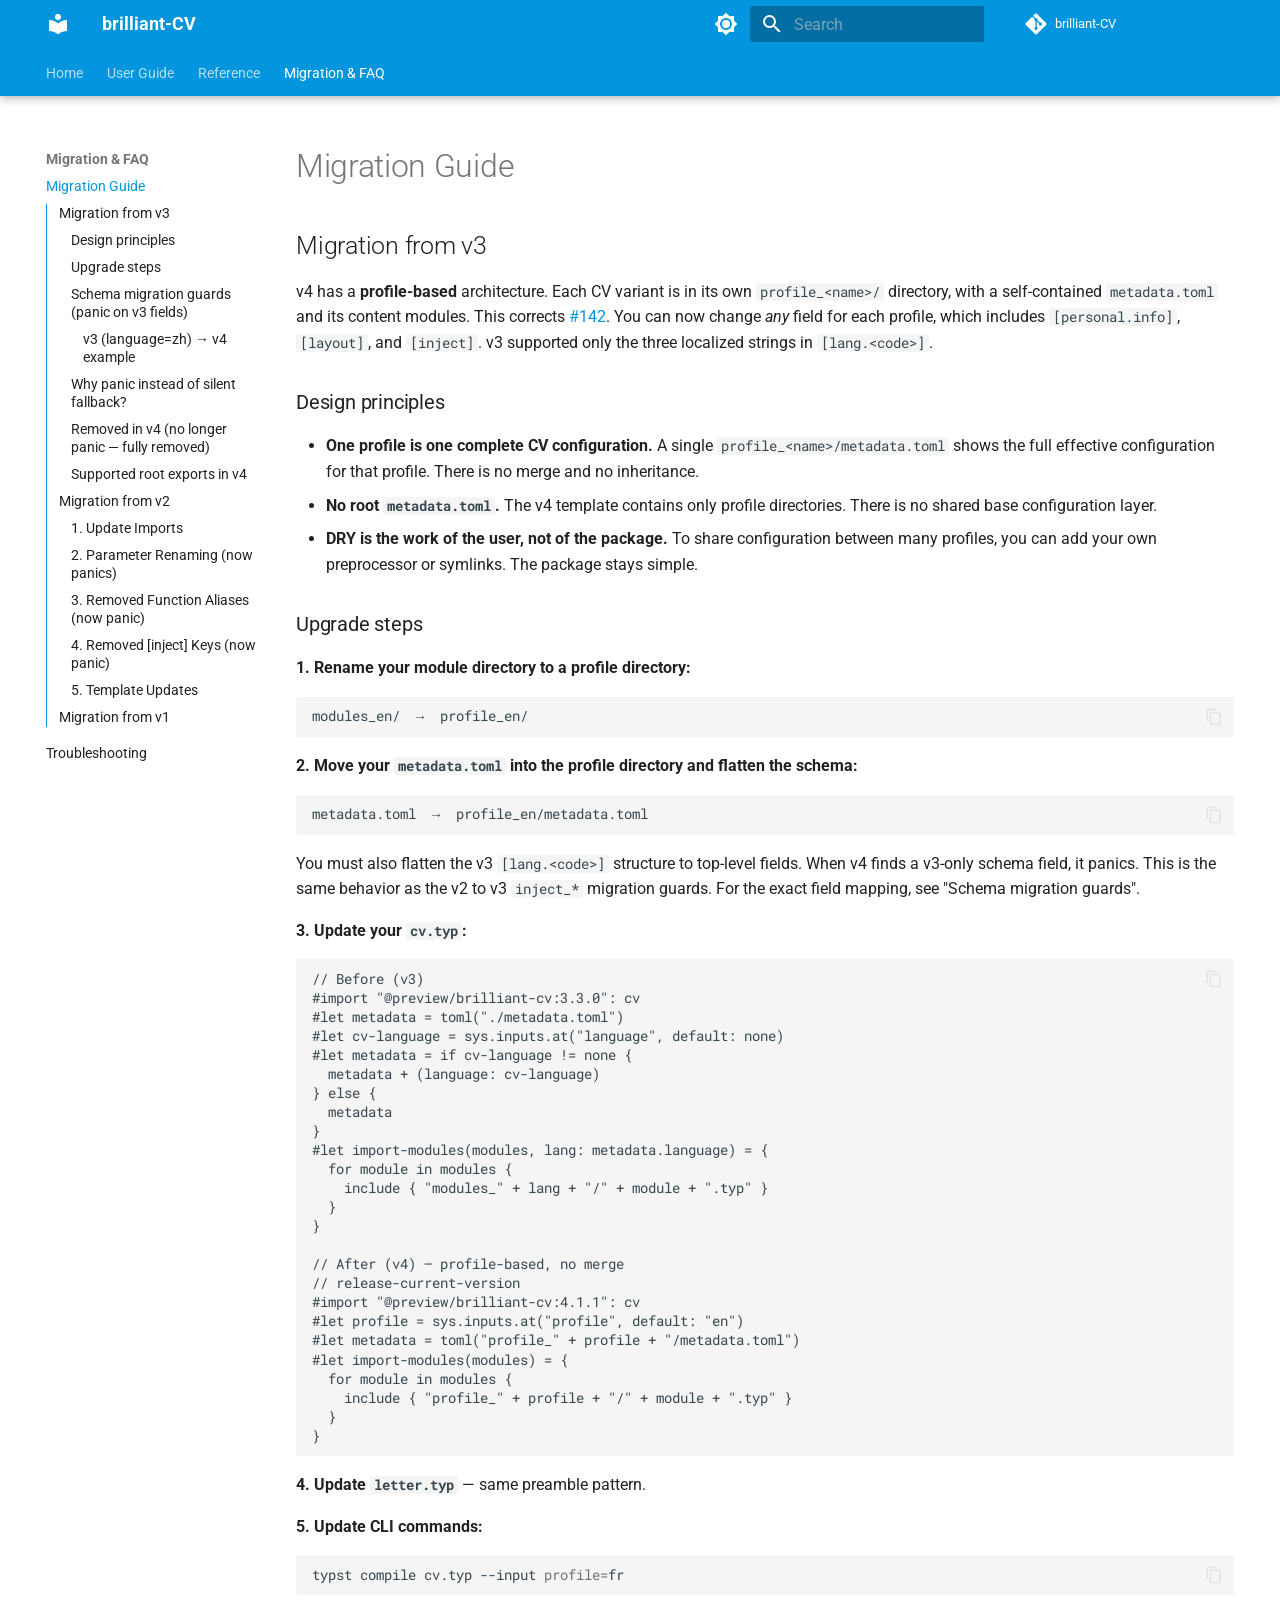
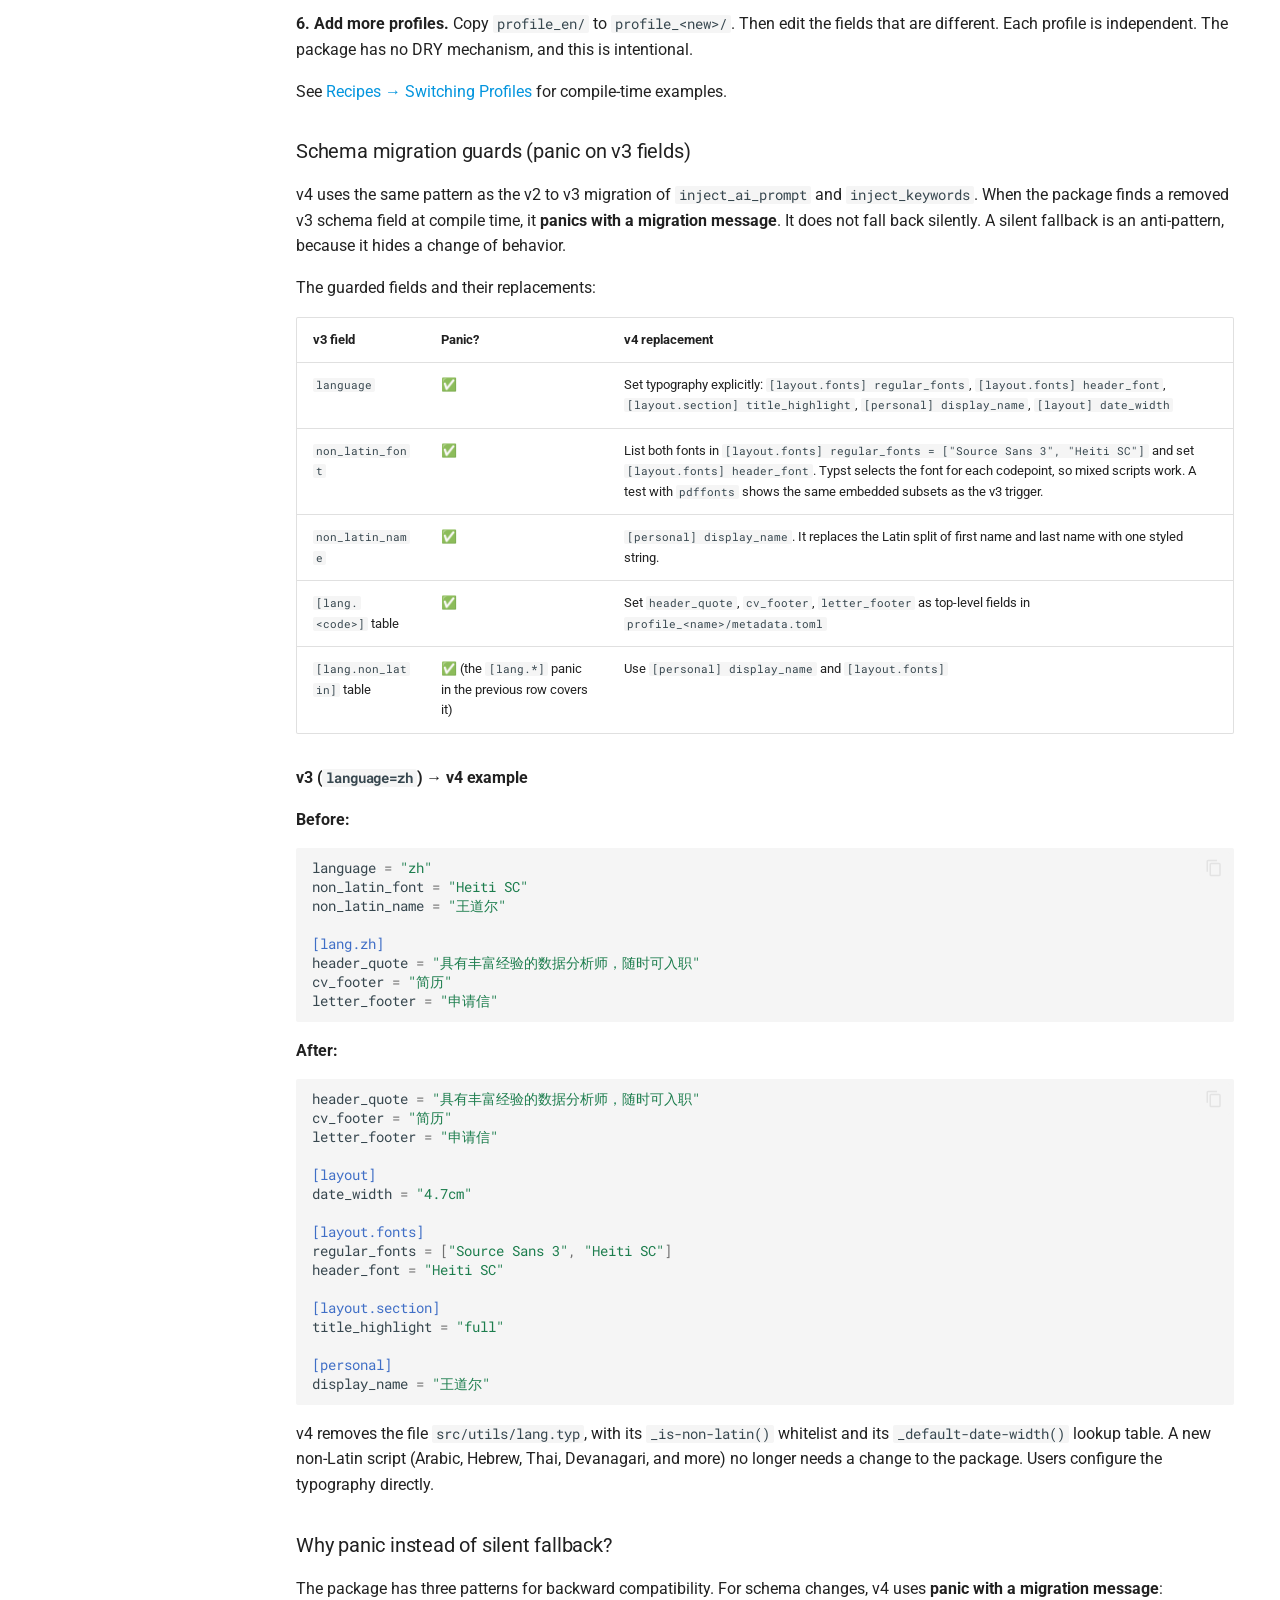
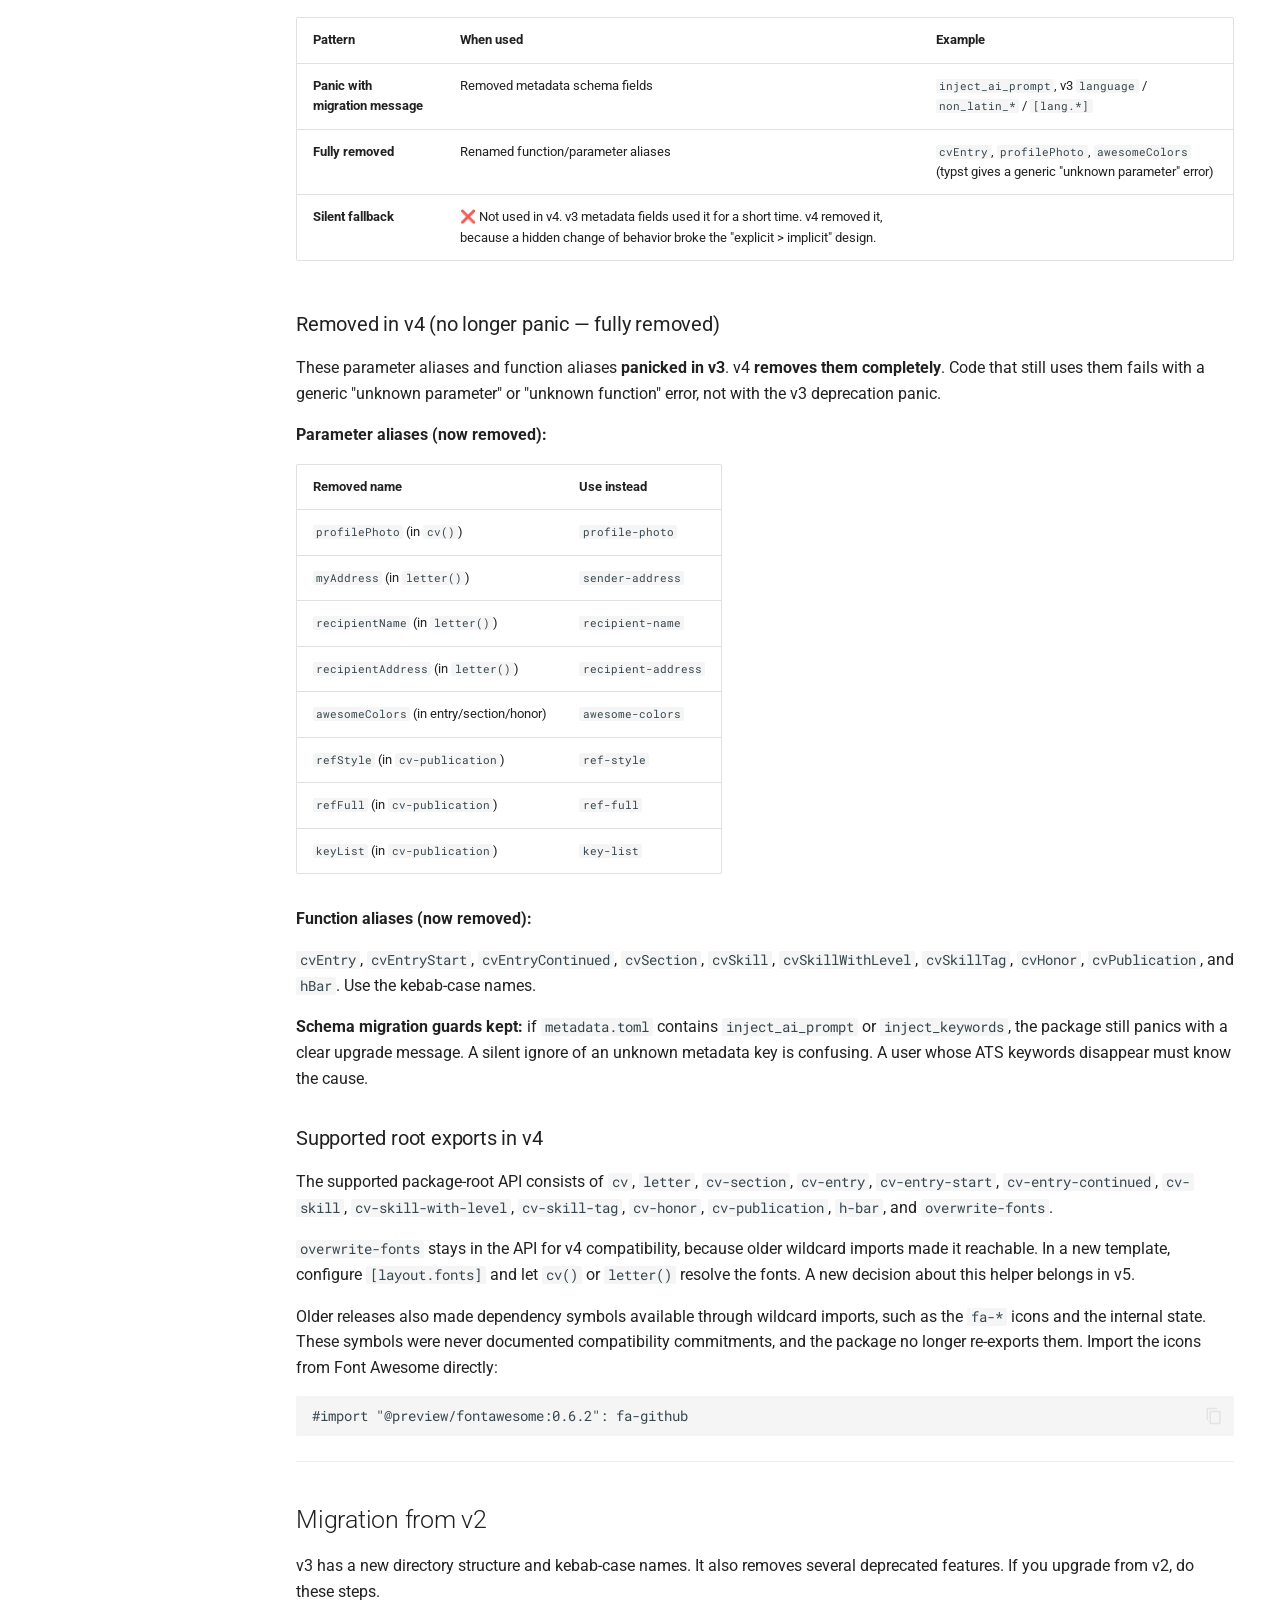
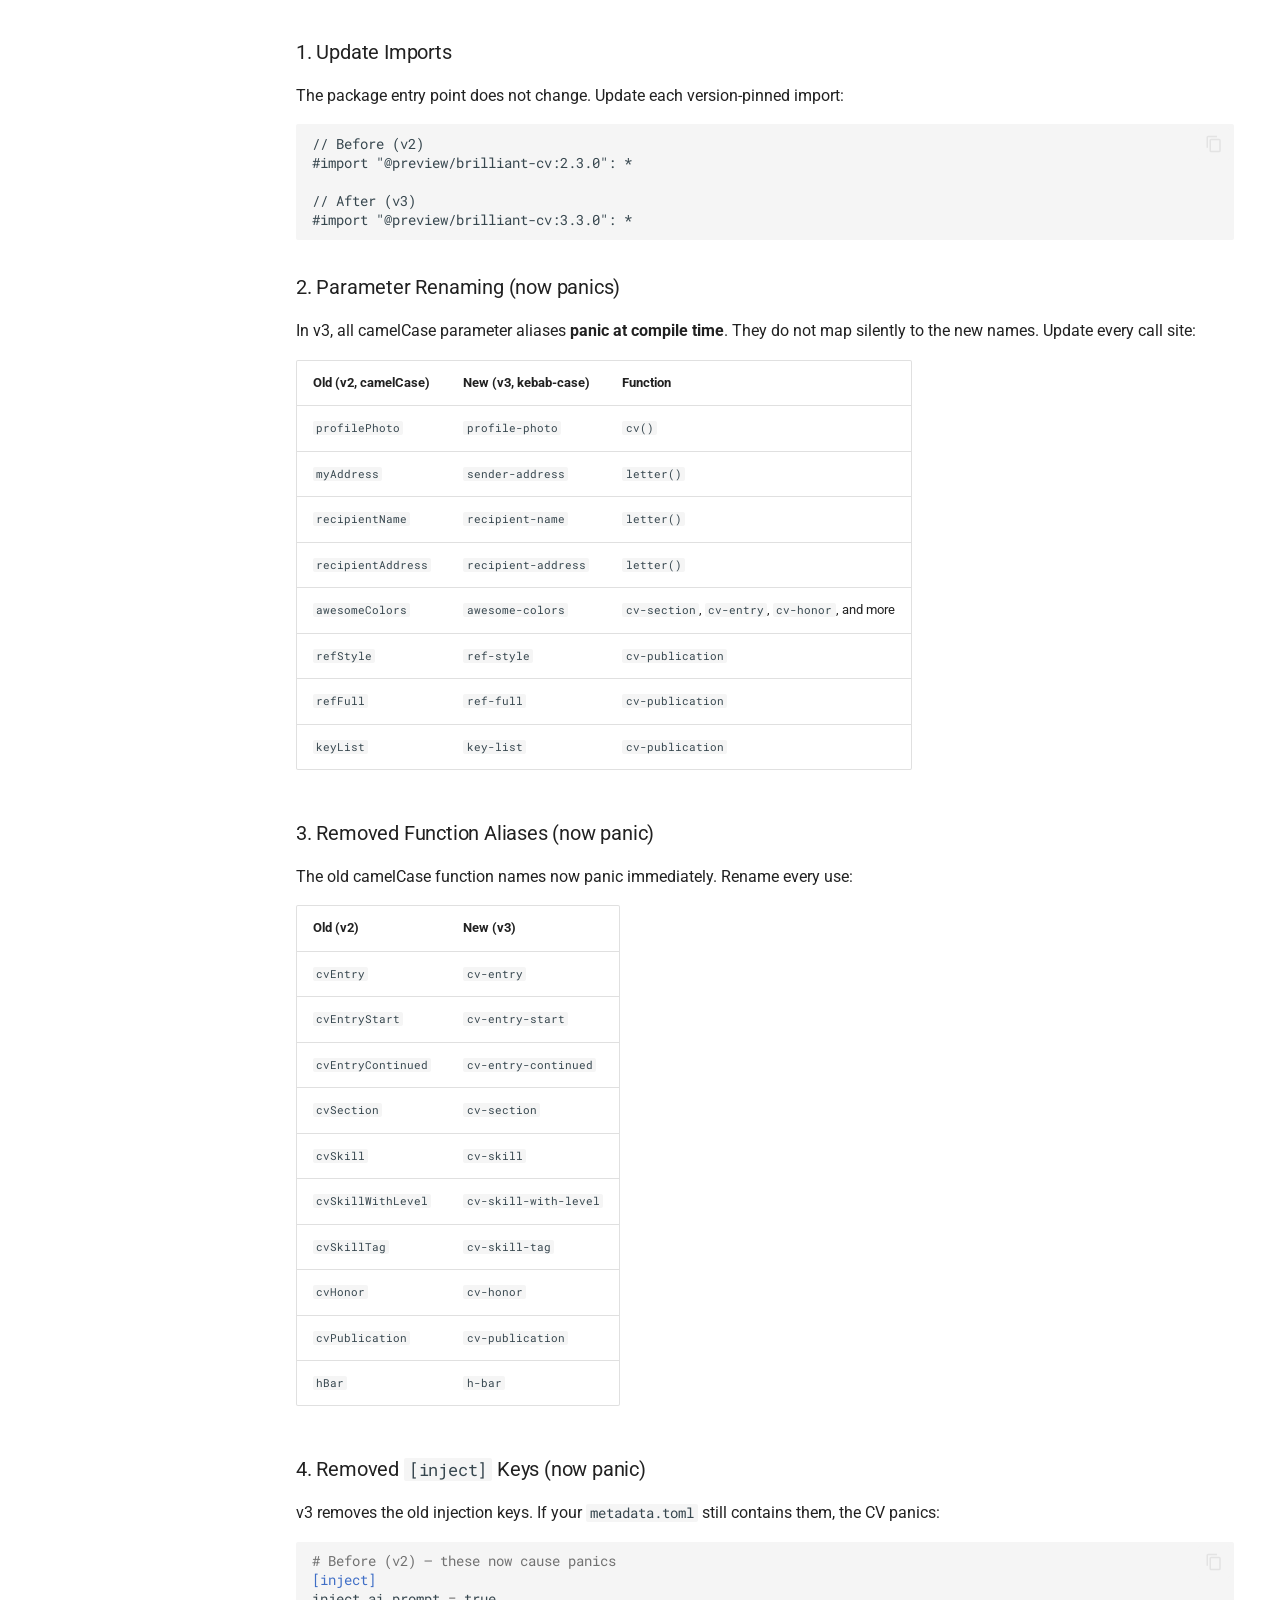
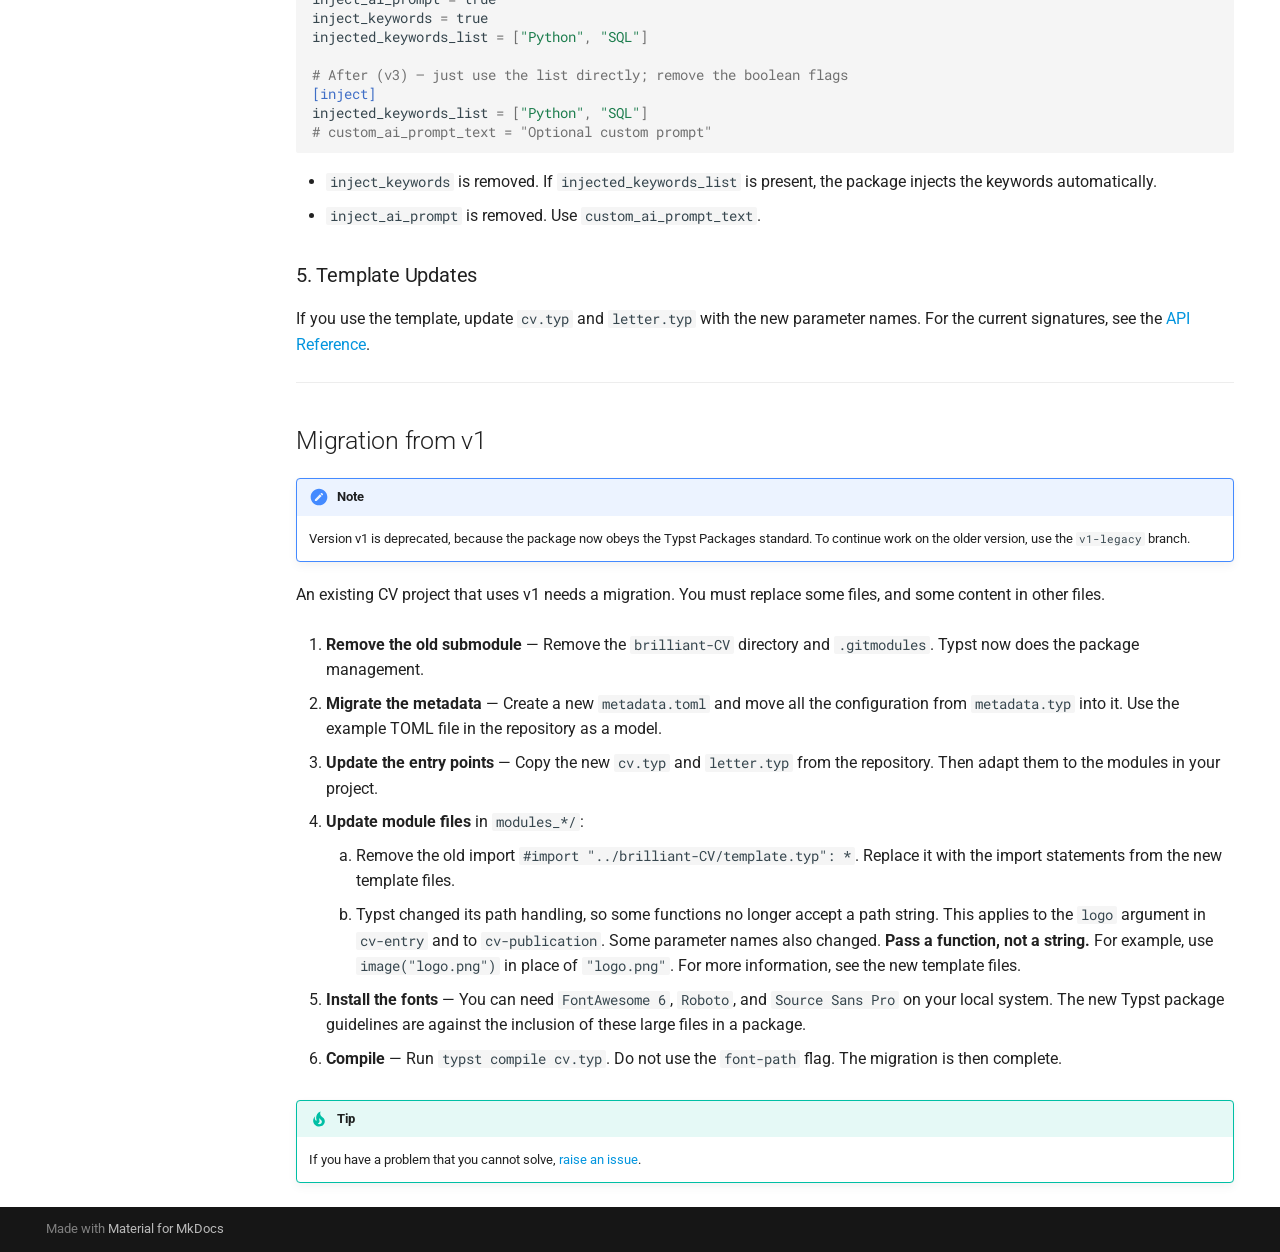
<file: migration/index.html>
<!DOCTYPE html><html lang="en" class="no-js"><head>
    
      <meta charset="utf-8">
      <meta name="viewport" content="width=device-width,initial-scale=1">
      
        <meta name="description" content="A modern, modular CV template for Typst">
      
      
      
        <link rel="canonical" href="https://yunanwg.github.io/brilliant-CV/migration/">
      
      
        <link rel="prev" href="../api-reference/">
      
      
        <link rel="next" href="../troubleshooting/">
      
      
        
      
      
      <link rel="icon" href="../assets/images/favicon.png">
      <meta name="generator" content="mkdocs-1.6.1, mkdocs-material-9.7.7">
    
    
      
        <title>Migration Guide - brilliant-CV</title>
      
    
    
      <link rel="stylesheet" href="../assets/stylesheets/main.ec1eaa64.min.css">
      
        
        <link rel="stylesheet" href="../assets/stylesheets/palette.ab4e12ef.min.css">
      
      


    
    
      
    
    
      
        
        
        <link rel="preconnect" href="https://fonts.gstatic.com" crossorigin="">
        <link rel="stylesheet" href="https://fonts.googleapis.com/css?family=Roboto:300,300i,400,400i,700,700i%7CRoboto+Mono:400,400i,700,700i&amp;display=fallback">
        <style>:root{--md-text-font:"Roboto";--md-code-font:"Roboto Mono"}</style>
      
    
    
      <link rel="stylesheet" href="../stylesheets/extra.css">
    
    <script>__md_scope=new URL("..",location),__md_hash=e=>[...e].reduce(((e,_)=>(e<<5)-e+_.charCodeAt(0)),0),__md_get=(e,_=localStorage,t=__md_scope)=>JSON.parse(_.getItem(t.pathname+"."+e)),__md_set=(e,_,t=localStorage,a=__md_scope)=>{try{t.setItem(a.pathname+"."+e,JSON.stringify(_))}catch(e){}}</script>
    
      

    
    
  <link href="../assets/stylesheets/glightbox.min.css" rel="stylesheet"><script src="../assets/javascripts/glightbox.min.js"></script><style id="glightbox-style">
            html.glightbox-open { overflow: initial; height: 100%; }
            .gslide-title { margin-top: 0px; user-select: text; }
            .gslide-desc { color: #666; user-select: text; }
            .gslide-image img { background: white; }
            .gscrollbar-fixer { padding-right: 15px; }
            .gdesc-inner { font-size: 0.75rem; }
            body[data-md-color-scheme="slate"] .gdesc-inner { background: var(--md-default-bg-color); }
            body[data-md-color-scheme="slate"] .gslide-title { color: var(--md-default-fg-color); }
            body[data-md-color-scheme="slate"] .gslide-desc { color: var(--md-default-fg-color); }
        </style></head>
  
  
    
    
      
    
    
    
    
    <body dir="ltr" data-md-color-scheme="default" data-md-color-primary="custom" data-md-color-accent="indigo">
  
    
    <input class="md-toggle" data-md-toggle="drawer" type="checkbox" id="__drawer" autocomplete="off">
    <input class="md-toggle" data-md-toggle="search" type="checkbox" id="__search" autocomplete="off">
    <label class="md-overlay" for="__drawer"></label>
    <div data-md-component="skip">
      
        
        <a href="#migration-guide" class="md-skip">
          Skip to content
        </a>
      
    </div>
    <div data-md-component="announce">
      
    </div>
    
    
      

  

<header class="md-header md-header--shadow md-header--lifted" data-md-component="header">
  <nav class="md-header__inner md-grid" aria-label="Header">
    <a href=".." title="brilliant-CV" class="md-header__button md-logo" aria-label="brilliant-CV" data-md-component="logo">
      
  
  <svg xmlns="http://www.w3.org/2000/svg" viewBox="0 0 24 24"><path d="M12 8a3 3 0 0 0 3-3 3 3 0 0 0-3-3 3 3 0 0 0-3 3 3 3 0 0 0 3 3m0 3.54C9.64 9.35 6.5 8 3 8v11c3.5 0 6.64 1.35 9 3.54 2.36-2.19 5.5-3.54 9-3.54V8c-3.5 0-6.64 1.35-9 3.54"></path></svg>

    </a>
    <label class="md-header__button md-icon" for="__drawer">
      
      <svg xmlns="http://www.w3.org/2000/svg" viewBox="0 0 24 24"><path d="M3 6h18v2H3zm0 5h18v2H3zm0 5h18v2H3z"></path></svg>
    </label>
    <div class="md-header__title" data-md-component="header-title">
      <div class="md-header__ellipsis">
        <div class="md-header__topic">
          <span class="md-ellipsis">
            brilliant-CV
          </span>
        </div>
        <div class="md-header__topic" data-md-component="header-topic">
          <span class="md-ellipsis">
            
              Migration Guide
            
          </span>
        </div>
      </div>
    </div>
    
      
        <form class="md-header__option" data-md-component="palette">
  
    
    
    
    <input class="md-option" data-md-color-media="" data-md-color-scheme="default" data-md-color-primary="custom" data-md-color-accent="indigo" aria-label="Switch to dark mode" type="radio" name="__palette" id="__palette_0">
    
      <label class="md-header__button md-icon" title="Switch to dark mode" for="__palette_1" hidden="">
        <svg xmlns="http://www.w3.org/2000/svg" viewBox="0 0 24 24"><path d="M12 8a4 4 0 0 0-4 4 4 4 0 0 0 4 4 4 4 0 0 0 4-4 4 4 0 0 0-4-4m0 10a6 6 0 0 1-6-6 6 6 0 0 1 6-6 6 6 0 0 1 6 6 6 6 0 0 1-6 6m8-9.31V4h-4.69L12 .69 8.69 4H4v4.69L.69 12 4 15.31V20h4.69L12 23.31 15.31 20H20v-4.69L23.31 12z"></path></svg>
      </label>
    
  
    
    
    
    <input class="md-option" data-md-color-media="" data-md-color-scheme="slate" data-md-color-primary="custom" data-md-color-accent="indigo" aria-label="Switch to light mode" type="radio" name="__palette" id="__palette_1">
    
      <label class="md-header__button md-icon" title="Switch to light mode" for="__palette_0" hidden="">
        <svg xmlns="http://www.w3.org/2000/svg" viewBox="0 0 24 24"><path d="M12 18c-.89 0-1.74-.2-2.5-.55C11.56 16.5 13 14.42 13 12s-1.44-4.5-3.5-5.45C10.26 6.2 11.11 6 12 6a6 6 0 0 1 6 6 6 6 0 0 1-6 6m8-9.31V4h-4.69L12 .69 8.69 4H4v4.69L.69 12 4 15.31V20h4.69L12 23.31 15.31 20H20v-4.69L23.31 12z"></path></svg>
      </label>
    
  
</form>
      
    
    
      <script>var palette=__md_get("__palette");if(palette&&palette.color){if("(prefers-color-scheme)"===palette.color.media){var media=matchMedia("(prefers-color-scheme: light)"),input=document.querySelector(media.matches?"[data-md-color-media='(prefers-color-scheme: light)']":"[data-md-color-media='(prefers-color-scheme: dark)']");palette.color.media=input.getAttribute("data-md-color-media"),palette.color.scheme=input.getAttribute("data-md-color-scheme"),palette.color.primary=input.getAttribute("data-md-color-primary"),palette.color.accent=input.getAttribute("data-md-color-accent")}for(var[key,value]of Object.entries(palette.color))document.body.setAttribute("data-md-color-"+key,value)}</script>
    
    
    
      
      
        <label class="md-header__button md-icon" for="__search">
          
          <svg xmlns="http://www.w3.org/2000/svg" viewBox="0 0 24 24"><path d="M9.5 3A6.5 6.5 0 0 1 16 9.5c0 1.61-.59 3.09-1.56 4.23l.27.27h.79l5 5-1.5 1.5-5-5v-.79l-.27-.27A6.52 6.52 0 0 1 9.5 16 6.5 6.5 0 0 1 3 9.5 6.5 6.5 0 0 1 9.5 3m0 2C7 5 5 7 5 9.5S7 14 9.5 14 14 12 14 9.5 12 5 9.5 5"></path></svg>
        </label>
        <div class="md-search" data-md-component="search" role="dialog">
  <label class="md-search__overlay" for="__search"></label>
  <div class="md-search__inner" role="search">
    <form class="md-search__form" name="search">
      <input type="text" class="md-search__input" name="query" aria-label="Search" placeholder="Search" autocapitalize="off" autocorrect="off" autocomplete="off" spellcheck="false" data-md-component="search-query" required="">
      <label class="md-search__icon md-icon" for="__search">
        
        <svg xmlns="http://www.w3.org/2000/svg" viewBox="0 0 24 24"><path d="M9.5 3A6.5 6.5 0 0 1 16 9.5c0 1.61-.59 3.09-1.56 4.23l.27.27h.79l5 5-1.5 1.5-5-5v-.79l-.27-.27A6.52 6.52 0 0 1 9.5 16 6.5 6.5 0 0 1 3 9.5 6.5 6.5 0 0 1 9.5 3m0 2C7 5 5 7 5 9.5S7 14 9.5 14 14 12 14 9.5 12 5 9.5 5"></path></svg>
        
        <svg xmlns="http://www.w3.org/2000/svg" viewBox="0 0 24 24"><path d="M20 11v2H8l5.5 5.5-1.42 1.42L4.16 12l7.92-7.92L13.5 5.5 8 11z"></path></svg>
      </label>
      <nav class="md-search__options" aria-label="Search">
        
        <button type="reset" class="md-search__icon md-icon" title="Clear" aria-label="Clear" tabindex="-1">
          
          <svg xmlns="http://www.w3.org/2000/svg" viewBox="0 0 24 24"><path d="M19 6.41 17.59 5 12 10.59 6.41 5 5 6.41 10.59 12 5 17.59 6.41 19 12 13.41 17.59 19 19 17.59 13.41 12z"></path></svg>
        </button>
      </nav>
      
        <div class="md-search__suggest" data-md-component="search-suggest"></div>
      
    </form>
    <div class="md-search__output">
      <div class="md-search__scrollwrap" tabindex="0" data-md-scrollfix="">
        <div class="md-search-result" data-md-component="search-result">
          <div class="md-search-result__meta">
            Initializing search
          </div>
          <ol class="md-search-result__list" role="presentation"></ol>
        </div>
      </div>
    </div>
  </div>
</div>
      
    
    
      <div class="md-header__source">
        <a href="https://github.com/yunanwg/brilliant-CV" title="Go to repository" class="md-source" data-md-component="source">
  <div class="md-source__icon md-icon">
    
    <svg xmlns="http://www.w3.org/2000/svg" viewBox="0 0 448 512"><!--! Font Awesome Free 7.1.0 by @fontawesome - https://fontawesome.com License - https://fontawesome.com/license/free (Icons: CC BY 4.0, Fonts: SIL OFL 1.1, Code: MIT License) Copyright 2025 Fonticons, Inc.--><path d="M439.6 236.1 244 40.5c-5.4-5.5-12.8-8.5-20.4-8.5s-15 3-20.4 8.4L162.5 81l51.5 51.5c27.1-9.1 52.7 16.8 43.4 43.7l49.7 49.7c34.2-11.8 61.2 31 35.5 56.7-26.5 26.5-70.2-2.9-56-37.3L240.3 199v121.9c25.3 12.5 22.3 41.8 9.1 55-6.4 6.4-15.2 10.1-24.3 10.1s-17.8-3.6-24.3-10.1c-17.6-17.6-11.1-46.9 11.2-56v-123c-20.8-8.5-24.6-30.7-18.6-45L142.6 101 8.5 235.1C3 240.6 0 247.9 0 255.5s3 15 8.5 20.4l195.6 195.7c5.4 5.4 12.7 8.4 20.4 8.4s15-3 20.4-8.4l194.7-194.7c5.4-5.4 8.4-12.8 8.4-20.4s-3-15-8.4-20.4"></path></svg>
  </div>
  <div class="md-source__repository">
    brilliant-CV
  </div>
</a>
      </div>
    
  </nav>
  
    
      
<nav class="md-tabs" aria-label="Tabs" data-md-component="tabs">
  <div class="md-grid">
    <ul class="md-tabs__list">
      
        
  
  
  
  
    <li class="md-tabs__item">
      <a href=".." class="md-tabs__link">
        
  
  
    
  
  Home

      </a>
    </li>
  

      
        
  
  
  
  
    
    
      <li class="md-tabs__item">
        <a href="../getting-started/" class="md-tabs__link">
          
  
  
  User Guide

        </a>
      </li>
    
  

      
        
  
  
  
  
    
    
      <li class="md-tabs__item">
        <a href="../configuration/" class="md-tabs__link">
          
  
  
  Reference

        </a>
      </li>
    
  

      
        
  
  
  
    
  
  
    
    
      <li class="md-tabs__item md-tabs__item--active">
        <a href="./" class="md-tabs__link">
          
  
  
  Migration &amp; FAQ

        </a>
      </li>
    
  

      
    </ul>
  </div>
</nav>
    
  
</header>
    
    <div class="md-container" data-md-component="container">
      
      
        
      
      <main class="md-main" data-md-component="main">
        <div class="md-main__inner md-grid">
          
            
              
              <div class="md-sidebar md-sidebar--primary" data-md-component="sidebar" data-md-type="navigation">
                <div class="md-sidebar__scrollwrap">
                  <div class="md-sidebar__inner">
                    


  


  

<nav class="md-nav md-nav--primary md-nav--lifted md-nav--integrated" aria-label="Navigation" data-md-level="0">
  <label class="md-nav__title" for="__drawer">
    <a href=".." title="brilliant-CV" class="md-nav__button md-logo" aria-label="brilliant-CV" data-md-component="logo">
      
  
  <svg xmlns="http://www.w3.org/2000/svg" viewBox="0 0 24 24"><path d="M12 8a3 3 0 0 0 3-3 3 3 0 0 0-3-3 3 3 0 0 0-3 3 3 3 0 0 0 3 3m0 3.54C9.64 9.35 6.5 8 3 8v11c3.5 0 6.64 1.35 9 3.54 2.36-2.19 5.5-3.54 9-3.54V8c-3.5 0-6.64 1.35-9 3.54"></path></svg>

    </a>
    brilliant-CV
  </label>
  
    <div class="md-nav__source">
      <a href="https://github.com/yunanwg/brilliant-CV" title="Go to repository" class="md-source" data-md-component="source">
  <div class="md-source__icon md-icon">
    
    <svg xmlns="http://www.w3.org/2000/svg" viewBox="0 0 448 512"><!--! Font Awesome Free 7.1.0 by @fontawesome - https://fontawesome.com License - https://fontawesome.com/license/free (Icons: CC BY 4.0, Fonts: SIL OFL 1.1, Code: MIT License) Copyright 2025 Fonticons, Inc.--><path d="M439.6 236.1 244 40.5c-5.4-5.5-12.8-8.5-20.4-8.5s-15 3-20.4 8.4L162.5 81l51.5 51.5c27.1-9.1 52.7 16.8 43.4 43.7l49.7 49.7c34.2-11.8 61.2 31 35.5 56.7-26.5 26.5-70.2-2.9-56-37.3L240.3 199v121.9c25.3 12.5 22.3 41.8 9.1 55-6.4 6.4-15.2 10.1-24.3 10.1s-17.8-3.6-24.3-10.1c-17.6-17.6-11.1-46.9 11.2-56v-123c-20.8-8.5-24.6-30.7-18.6-45L142.6 101 8.5 235.1C3 240.6 0 247.9 0 255.5s3 15 8.5 20.4l195.6 195.7c5.4 5.4 12.7 8.4 20.4 8.4s15-3 20.4-8.4l194.7-194.7c5.4-5.4 8.4-12.8 8.4-20.4s-3-15-8.4-20.4"></path></svg>
  </div>
  <div class="md-source__repository">
    brilliant-CV
  </div>
</a>
    </div>
  
  <ul class="md-nav__list" data-md-scrollfix="">
    
      
      
  
  
  
  
    <li class="md-nav__item">
      <a href=".." class="md-nav__link">
        
  
  
  <span class="md-ellipsis">
    
  
    Home
  

    
  </span>
  
  

      </a>
    </li>
  

    
      
      
  
  
  
  
    
    
    
    
      
      
        
      
    
    
    <li class="md-nav__item md-nav__item--nested">
      
        
        
        <input class="md-nav__toggle md-toggle " type="checkbox" id="__nav_2">
        
          
          <label class="md-nav__link" for="__nav_2" id="__nav_2_label" tabindex="0">
            
  
  
  <span class="md-ellipsis">
    
  
    User Guide
  

    
  </span>
  
  

            <span class="md-nav__icon md-icon"></span>
          </label>
        
        <nav class="md-nav" data-md-level="1" aria-labelledby="__nav_2_label" aria-expanded="false">
          <label class="md-nav__title" for="__nav_2">
            <span class="md-nav__icon md-icon"></span>
            
  
    User Guide
  

          </label>
          <ul class="md-nav__list" data-md-scrollfix="">
            
              
                
  
  
  
  
    <li class="md-nav__item">
      <a href="../getting-started/" class="md-nav__link">
        
  
  
  <span class="md-ellipsis">
    
  
    Getting Started
  

    
  </span>
  
  

      </a>
    </li>
  

              
            
              
                
  
  
  
  
    <li class="md-nav__item">
      <a href="../components/" class="md-nav__link">
        
  
  
  <span class="md-ellipsis">
    
  
    Components
  

    
  </span>
  
  

      </a>
    </li>
  

              
            
              
                
  
  
  
  
    <li class="md-nav__item">
      <a href="../recipes/" class="md-nav__link">
        
  
  
  <span class="md-ellipsis">
    
  
    Recipes
  

    
  </span>
  
  

      </a>
    </li>
  

              
            
          </ul>
        </nav>
      
    </li>
  

    
      
      
  
  
  
  
    
    
    
    
      
      
        
      
    
    
    <li class="md-nav__item md-nav__item--nested">
      
        
        
        <input class="md-nav__toggle md-toggle " type="checkbox" id="__nav_3">
        
          
          <label class="md-nav__link" for="__nav_3" id="__nav_3_label" tabindex="0">
            
  
  
  <span class="md-ellipsis">
    
  
    Reference
  

    
  </span>
  
  

            <span class="md-nav__icon md-icon"></span>
          </label>
        
        <nav class="md-nav" data-md-level="1" aria-labelledby="__nav_3_label" aria-expanded="false">
          <label class="md-nav__title" for="__nav_3">
            <span class="md-nav__icon md-icon"></span>
            
  
    Reference
  

          </label>
          <ul class="md-nav__list" data-md-scrollfix="">
            
              
                
  
  
  
  
    <li class="md-nav__item">
      <a href="../configuration/" class="md-nav__link">
        
  
  
  <span class="md-ellipsis">
    
  
    Configuration
  

    
  </span>
  
  

      </a>
    </li>
  

              
            
              
                
  
  
  
  
    <li class="md-nav__item">
      <a href="../api-reference/" class="md-nav__link">
        
  
  
  <span class="md-ellipsis">
    
  
    API Reference
  

    
  </span>
  
  

      </a>
    </li>
  

              
            
          </ul>
        </nav>
      
    </li>
  

    
      
      
  
  
    
  
  
  
    
    
    
    
      
        
        
      
      
        
      
    
    
    <li class="md-nav__item md-nav__item--active md-nav__item--section md-nav__item--nested">
      
        
        
        <input class="md-nav__toggle md-toggle " type="checkbox" id="__nav_4" checked="">
        
          
          <label class="md-nav__link" for="__nav_4" id="__nav_4_label" tabindex="">
            
  
  
  <span class="md-ellipsis">
    
  
    Migration &amp; FAQ
  

    
  </span>
  
  

            <span class="md-nav__icon md-icon"></span>
          </label>
        
        <nav class="md-nav" data-md-level="1" aria-labelledby="__nav_4_label" aria-expanded="true">
          <label class="md-nav__title" for="__nav_4">
            <span class="md-nav__icon md-icon"></span>
            
  
    Migration &amp; FAQ
  

          </label>
          <ul class="md-nav__list" data-md-scrollfix="">
            
              
                
  
  
    
  
  
  
    <li class="md-nav__item md-nav__item--active">
      
      <input class="md-nav__toggle md-toggle" type="checkbox" id="__toc">
      
      
        
      
      
        <label class="md-nav__link md-nav__link--active" for="__toc">
          
  
  
  <span class="md-ellipsis">
    
  
    Migration Guide
  

    
  </span>
  
  

          <span class="md-nav__icon md-icon"></span>
        </label>
      
      <a href="./" class="md-nav__link md-nav__link--active">
        
  
  
  <span class="md-ellipsis">
    
  
    Migration Guide
  

    
  </span>
  
  

      </a>
      
        

<nav class="md-nav md-nav--secondary" aria-label="Table of contents">
  
  
  
    
  
  
    <label class="md-nav__title" for="__toc">
      <span class="md-nav__icon md-icon"></span>
      Table of contents
    </label>
    <ul class="md-nav__list" data-md-component="toc" data-md-scrollfix="">
      
        <li class="md-nav__item">
  <a href="#migration-from-v3" class="md-nav__link">
    <span class="md-ellipsis">
      
        Migration from v3
      
    </span>
  </a>
  
    <nav class="md-nav" aria-label="Migration from v3">
      <ul class="md-nav__list">
        
          <li class="md-nav__item">
  <a href="#design-principles" class="md-nav__link">
    <span class="md-ellipsis">
      
        Design principles
      
    </span>
  </a>
  
</li>
        
          <li class="md-nav__item">
  <a href="#upgrade-steps" class="md-nav__link">
    <span class="md-ellipsis">
      
        Upgrade steps
      
    </span>
  </a>
  
</li>
        
          <li class="md-nav__item">
  <a href="#schema-migration-guards-panic-on-v3-fields" class="md-nav__link">
    <span class="md-ellipsis">
      
        Schema migration guards (panic on v3 fields)
      
    </span>
  </a>
  
    <nav class="md-nav" aria-label="Schema migration guards (panic on v3 fields)">
      <ul class="md-nav__list">
        
          <li class="md-nav__item">
  <a href="#v3-languagezh-v4-example" class="md-nav__link">
    <span class="md-ellipsis">
      
        v3 (language=zh) → v4 example
      
    </span>
  </a>
  
</li>
        
      </ul>
    </nav>
  
</li>
        
          <li class="md-nav__item">
  <a href="#why-panic-instead-of-silent-fallback" class="md-nav__link">
    <span class="md-ellipsis">
      
        Why panic instead of silent fallback?
      
    </span>
  </a>
  
</li>
        
          <li class="md-nav__item">
  <a href="#removed-in-v4-no-longer-panic-fully-removed" class="md-nav__link">
    <span class="md-ellipsis">
      
        Removed in v4 (no longer panic — fully removed)
      
    </span>
  </a>
  
</li>
        
          <li class="md-nav__item">
  <a href="#supported-root-exports-in-v4" class="md-nav__link">
    <span class="md-ellipsis">
      
        Supported root exports in v4
      
    </span>
  </a>
  
</li>
        
      </ul>
    </nav>
  
</li>
      
        <li class="md-nav__item">
  <a href="#migration-from-v2" class="md-nav__link">
    <span class="md-ellipsis">
      
        Migration from v2
      
    </span>
  </a>
  
    <nav class="md-nav" aria-label="Migration from v2">
      <ul class="md-nav__list">
        
          <li class="md-nav__item">
  <a href="#1-update-imports" class="md-nav__link">
    <span class="md-ellipsis">
      
        1. Update Imports
      
    </span>
  </a>
  
</li>
        
          <li class="md-nav__item">
  <a href="#2-parameter-renaming-now-panics" class="md-nav__link">
    <span class="md-ellipsis">
      
        2. Parameter Renaming (now panics)
      
    </span>
  </a>
  
</li>
        
          <li class="md-nav__item">
  <a href="#3-removed-function-aliases-now-panic" class="md-nav__link">
    <span class="md-ellipsis">
      
        3. Removed Function Aliases (now panic)
      
    </span>
  </a>
  
</li>
        
          <li class="md-nav__item">
  <a href="#4-removed-inject-keys-now-panic" class="md-nav__link">
    <span class="md-ellipsis">
      
        4. Removed [inject] Keys (now panic)
      
    </span>
  </a>
  
</li>
        
          <li class="md-nav__item">
  <a href="#5-template-updates" class="md-nav__link">
    <span class="md-ellipsis">
      
        5. Template Updates
      
    </span>
  </a>
  
</li>
        
      </ul>
    </nav>
  
</li>
      
        <li class="md-nav__item">
  <a href="#migration-from-v1" class="md-nav__link">
    <span class="md-ellipsis">
      
        Migration from v1
      
    </span>
  </a>
  
</li>
      
    </ul>
  
</nav>
      
    </li>
  

              
            
              
                
  
  
  
  
    <li class="md-nav__item">
      <a href="../troubleshooting/" class="md-nav__link">
        
  
  
  <span class="md-ellipsis">
    
  
    Troubleshooting
  

    
  </span>
  
  

      </a>
    </li>
  

              
            
          </ul>
        </nav>
      
    </li>
  

    
  </ul>
</nav>
                  </div>
                </div>
              </div>
            
            
          
          
            <div class="md-content" data-md-component="content">
              
              <article class="md-content__inner md-typeset">
                
                  


  
  


<h1 id="migration-guide">Migration Guide<a class="headerlink" href="#migration-guide" title="Permanent link">¶</a></h1>
<h2 id="migration-from-v3">Migration from v3<a class="headerlink" href="#migration-from-v3" title="Permanent link">¶</a></h2>
<p>v4 has a <strong>profile-based</strong> architecture. Each CV variant is in its own <code>profile_&lt;name&gt;/</code> directory, with a self-contained <code>metadata.toml</code> and its content modules. This corrects <a href="https://github.com/yunanwg/brilliant-CV/issues/142">#142</a>. You can now change <em>any</em> field for each profile, which includes <code>[personal.info]</code>, <code>[layout]</code>, and <code>[inject]</code>. v3 supported only the three localized strings in <code>[lang.&lt;code&gt;]</code>.</p>
<h3 id="design-principles">Design principles<a class="headerlink" href="#design-principles" title="Permanent link">¶</a></h3>
<ul>
<li><strong>One profile is one complete CV configuration.</strong> A single <code>profile_&lt;name&gt;/metadata.toml</code> shows the full effective configuration for that profile. There is no merge and no inheritance.</li>
<li><strong>No root <code>metadata.toml</code>.</strong> The v4 template contains only profile directories. There is no shared base configuration layer.</li>
<li><strong>DRY is the work of the user, not of the package.</strong> To share configuration between many profiles, you can add your own preprocessor or symlinks. The package stays simple.</li>
</ul>
<h3 id="upgrade-steps">Upgrade steps<a class="headerlink" href="#upgrade-steps" title="Permanent link">¶</a></h3>
<p><strong>1. Rename your module directory to a profile directory:</strong></p>
<div class="highlight"><pre><span></span><code><a id="__codelineno-0-1" name="__codelineno-0-1" href="#__codelineno-0-1"></a>modules_en/  →  profile_en/
</code></pre></div>
<p><strong>2. Move your <code>metadata.toml</code> into the profile directory and flatten the schema:</strong></p>
<div class="highlight"><pre><span></span><code><a id="__codelineno-1-1" name="__codelineno-1-1" href="#__codelineno-1-1"></a>metadata.toml  →  profile_en/metadata.toml
</code></pre></div>
<p>You must also flatten the v3 <code>[lang.&lt;code&gt;]</code> structure to top-level fields. When v4 finds a v3-only schema field, it panics. This is the same behavior as the v2 to v3 <code>inject_*</code> migration guards. For the exact field mapping, see "Schema migration guards".</p>
<p><strong>3. Update your <code>cv.typ</code>:</strong></p>
<div class="highlight"><pre><span></span><code><a id="__codelineno-2-1" name="__codelineno-2-1" href="#__codelineno-2-1"></a>// Before (v3)
<a id="__codelineno-2-2" name="__codelineno-2-2" href="#__codelineno-2-2"></a>#import "@preview/brilliant-cv:3.3.0": cv
<a id="__codelineno-2-3" name="__codelineno-2-3" href="#__codelineno-2-3"></a>#let metadata = toml("./metadata.toml")
<a id="__codelineno-2-4" name="__codelineno-2-4" href="#__codelineno-2-4"></a>#let cv-language = sys.inputs.at("language", default: none)
<a id="__codelineno-2-5" name="__codelineno-2-5" href="#__codelineno-2-5"></a>#let metadata = if cv-language != none {
<a id="__codelineno-2-6" name="__codelineno-2-6" href="#__codelineno-2-6"></a>  metadata + (language: cv-language)
<a id="__codelineno-2-7" name="__codelineno-2-7" href="#__codelineno-2-7"></a>} else {
<a id="__codelineno-2-8" name="__codelineno-2-8" href="#__codelineno-2-8"></a>  metadata
<a id="__codelineno-2-9" name="__codelineno-2-9" href="#__codelineno-2-9"></a>}
<a id="__codelineno-2-10" name="__codelineno-2-10" href="#__codelineno-2-10"></a>#let import-modules(modules, lang: metadata.language) = {
<a id="__codelineno-2-11" name="__codelineno-2-11" href="#__codelineno-2-11"></a>  for module in modules {
<a id="__codelineno-2-12" name="__codelineno-2-12" href="#__codelineno-2-12"></a>    include { "modules_" + lang + "/" + module + ".typ" }
<a id="__codelineno-2-13" name="__codelineno-2-13" href="#__codelineno-2-13"></a>  }
<a id="__codelineno-2-14" name="__codelineno-2-14" href="#__codelineno-2-14"></a>}
<a id="__codelineno-2-15" name="__codelineno-2-15" href="#__codelineno-2-15"></a>
<a id="__codelineno-2-16" name="__codelineno-2-16" href="#__codelineno-2-16"></a>// After (v4) — profile-based, no merge
<a id="__codelineno-2-17" name="__codelineno-2-17" href="#__codelineno-2-17"></a>// release-current-version
<a id="__codelineno-2-18" name="__codelineno-2-18" href="#__codelineno-2-18"></a>#import "@preview/brilliant-cv:4.1.1": cv
<a id="__codelineno-2-19" name="__codelineno-2-19" href="#__codelineno-2-19"></a>#let profile = sys.inputs.at("profile", default: "en")
<a id="__codelineno-2-20" name="__codelineno-2-20" href="#__codelineno-2-20"></a>#let metadata = toml("profile_" + profile + "/metadata.toml")
<a id="__codelineno-2-21" name="__codelineno-2-21" href="#__codelineno-2-21"></a>#let import-modules(modules) = {
<a id="__codelineno-2-22" name="__codelineno-2-22" href="#__codelineno-2-22"></a>  for module in modules {
<a id="__codelineno-2-23" name="__codelineno-2-23" href="#__codelineno-2-23"></a>    include { "profile_" + profile + "/" + module + ".typ" }
<a id="__codelineno-2-24" name="__codelineno-2-24" href="#__codelineno-2-24"></a>  }
<a id="__codelineno-2-25" name="__codelineno-2-25" href="#__codelineno-2-25"></a>}
</code></pre></div>
<p><strong>4. Update <code>letter.typ</code></strong> — same preamble pattern.</p>
<p><strong>5. Update CLI commands:</strong></p>
<div class="highlight"><pre><span></span><code><a id="__codelineno-3-1" name="__codelineno-3-1" href="#__codelineno-3-1"></a>typst<span class="w"> </span>compile<span class="w"> </span>cv.typ<span class="w"> </span>--input<span class="w"> </span><span class="nv">profile</span><span class="o">=</span>fr
</code></pre></div>
<p><strong>6. Add more profiles.</strong> Copy <code>profile_en/</code> to <code>profile_&lt;new&gt;/</code>. Then edit the fields that are different. Each profile is independent. The package has no DRY mechanism, and this is intentional.</p>
<p>See <a href="../recipes/#switching-profiles-at-compile-time">Recipes → Switching Profiles</a> for compile-time examples.</p>
<h3 id="schema-migration-guards-panic-on-v3-fields">Schema migration guards (panic on v3 fields)<a class="headerlink" href="#schema-migration-guards-panic-on-v3-fields" title="Permanent link">¶</a></h3>
<p>v4 uses the same pattern as the v2 to v3 migration of <code>inject_ai_prompt</code> and <code>inject_keywords</code>. When the package finds a removed v3 schema field at compile time, it <strong>panics with a migration message</strong>. It does not fall back silently. A silent fallback is an anti-pattern, because it hides a change of behavior.</p>
<p>The guarded fields and their replacements:</p>
<table>
<thead>
<tr>
<th>v3 field</th>
<th>Panic?</th>
<th>v4 replacement</th>
</tr>
</thead>
<tbody>
<tr>
<td><code>language</code></td>
<td>✅</td>
<td>Set typography explicitly: <code>[layout.fonts] regular_fonts</code>, <code>[layout.fonts] header_font</code>, <code>[layout.section] title_highlight</code>, <code>[personal] display_name</code>, <code>[layout] date_width</code></td>
</tr>
<tr>
<td><code>non_latin_font</code></td>
<td>✅</td>
<td>List both fonts in <code>[layout.fonts] regular_fonts = ["Source Sans 3", "Heiti SC"]</code> and set <code>[layout.fonts] header_font</code>. Typst selects the font for each codepoint, so mixed scripts work. A test with <code>pdffonts</code> shows the same embedded subsets as the v3 trigger.</td>
</tr>
<tr>
<td><code>non_latin_name</code></td>
<td>✅</td>
<td><code>[personal] display_name</code>. It replaces the Latin split of first name and last name with one styled string.</td>
</tr>
<tr>
<td><code>[lang.&lt;code&gt;]</code> table</td>
<td>✅</td>
<td>Set <code>header_quote</code>, <code>cv_footer</code>, <code>letter_footer</code> as top-level fields in <code>profile_&lt;name&gt;/metadata.toml</code></td>
</tr>
<tr>
<td><code>[lang.non_latin]</code> table</td>
<td>✅ (the <code>[lang.*]</code> panic in the previous row covers it)</td>
<td>Use <code>[personal] display_name</code> and <code>[layout.fonts]</code></td>
</tr>
</tbody>
</table>
<h4 id="v3-languagezh-v4-example">v3 (<code>language=zh</code>) → v4 example<a class="headerlink" href="#v3-languagezh-v4-example" title="Permanent link">¶</a></h4>
<p><strong>Before:</strong></p>
<div class="highlight"><pre><span></span><code><a id="__codelineno-4-1" name="__codelineno-4-1" href="#__codelineno-4-1"></a><span class="n">language</span><span class="w"> </span><span class="o">=</span><span class="w"> </span><span class="s2">"zh"</span>
<a id="__codelineno-4-2" name="__codelineno-4-2" href="#__codelineno-4-2"></a><span class="n">non_latin_font</span><span class="w"> </span><span class="o">=</span><span class="w"> </span><span class="s2">"Heiti SC"</span>
<a id="__codelineno-4-3" name="__codelineno-4-3" href="#__codelineno-4-3"></a><span class="n">non_latin_name</span><span class="w"> </span><span class="o">=</span><span class="w"> </span><span class="s2">"王道尔"</span>
<a id="__codelineno-4-4" name="__codelineno-4-4" href="#__codelineno-4-4"></a>
<a id="__codelineno-4-5" name="__codelineno-4-5" href="#__codelineno-4-5"></a><span class="k">[lang.zh]</span>
<a id="__codelineno-4-6" name="__codelineno-4-6" href="#__codelineno-4-6"></a><span class="n">header_quote</span><span class="w"> </span><span class="o">=</span><span class="w"> </span><span class="s2">"具有丰富经验的数据分析师，随时可入职"</span>
<a id="__codelineno-4-7" name="__codelineno-4-7" href="#__codelineno-4-7"></a><span class="n">cv_footer</span><span class="w"> </span><span class="o">=</span><span class="w"> </span><span class="s2">"简历"</span>
<a id="__codelineno-4-8" name="__codelineno-4-8" href="#__codelineno-4-8"></a><span class="n">letter_footer</span><span class="w"> </span><span class="o">=</span><span class="w"> </span><span class="s2">"申请信"</span>
</code></pre></div>
<p><strong>After:</strong></p>
<div class="highlight"><pre><span></span><code><a id="__codelineno-5-1" name="__codelineno-5-1" href="#__codelineno-5-1"></a><span class="n">header_quote</span><span class="w"> </span><span class="o">=</span><span class="w"> </span><span class="s2">"具有丰富经验的数据分析师，随时可入职"</span>
<a id="__codelineno-5-2" name="__codelineno-5-2" href="#__codelineno-5-2"></a><span class="n">cv_footer</span><span class="w"> </span><span class="o">=</span><span class="w"> </span><span class="s2">"简历"</span>
<a id="__codelineno-5-3" name="__codelineno-5-3" href="#__codelineno-5-3"></a><span class="n">letter_footer</span><span class="w"> </span><span class="o">=</span><span class="w"> </span><span class="s2">"申请信"</span>
<a id="__codelineno-5-4" name="__codelineno-5-4" href="#__codelineno-5-4"></a>
<a id="__codelineno-5-5" name="__codelineno-5-5" href="#__codelineno-5-5"></a><span class="k">[layout]</span>
<a id="__codelineno-5-6" name="__codelineno-5-6" href="#__codelineno-5-6"></a><span class="n">date_width</span><span class="w"> </span><span class="o">=</span><span class="w"> </span><span class="s2">"4.7cm"</span>
<a id="__codelineno-5-7" name="__codelineno-5-7" href="#__codelineno-5-7"></a>
<a id="__codelineno-5-8" name="__codelineno-5-8" href="#__codelineno-5-8"></a><span class="k">[layout.fonts]</span>
<a id="__codelineno-5-9" name="__codelineno-5-9" href="#__codelineno-5-9"></a><span class="n">regular_fonts</span><span class="w"> </span><span class="o">=</span><span class="w"> </span><span class="p">[</span><span class="s2">"Source Sans 3"</span><span class="p">,</span><span class="w"> </span><span class="s2">"Heiti SC"</span><span class="p">]</span>
<a id="__codelineno-5-10" name="__codelineno-5-10" href="#__codelineno-5-10"></a><span class="n">header_font</span><span class="w"> </span><span class="o">=</span><span class="w"> </span><span class="s2">"Heiti SC"</span>
<a id="__codelineno-5-11" name="__codelineno-5-11" href="#__codelineno-5-11"></a>
<a id="__codelineno-5-12" name="__codelineno-5-12" href="#__codelineno-5-12"></a><span class="k">[layout.section]</span>
<a id="__codelineno-5-13" name="__codelineno-5-13" href="#__codelineno-5-13"></a><span class="n">title_highlight</span><span class="w"> </span><span class="o">=</span><span class="w"> </span><span class="s2">"full"</span>
<a id="__codelineno-5-14" name="__codelineno-5-14" href="#__codelineno-5-14"></a>
<a id="__codelineno-5-15" name="__codelineno-5-15" href="#__codelineno-5-15"></a><span class="k">[personal]</span>
<a id="__codelineno-5-16" name="__codelineno-5-16" href="#__codelineno-5-16"></a><span class="n">display_name</span><span class="w"> </span><span class="o">=</span><span class="w"> </span><span class="s2">"王道尔"</span>
</code></pre></div>
<p>v4 removes the file <code>src/utils/lang.typ</code>, with its <code>_is-non-latin()</code> whitelist and its <code>_default-date-width()</code> lookup table. A new non-Latin script (Arabic, Hebrew, Thai, Devanagari, and more) no longer needs a change to the package. Users configure the typography directly.</p>
<h3 id="why-panic-instead-of-silent-fallback">Why panic instead of silent fallback?<a class="headerlink" href="#why-panic-instead-of-silent-fallback" title="Permanent link">¶</a></h3>
<p>The package has three patterns for backward compatibility. For schema changes, v4 uses <strong>panic with a migration message</strong>:</p>
<table>
<thead>
<tr>
<th>Pattern</th>
<th>When used</th>
<th>Example</th>
</tr>
</thead>
<tbody>
<tr>
<td><strong>Panic with migration message</strong></td>
<td>Removed metadata schema fields</td>
<td><code>inject_ai_prompt</code>, v3 <code>language</code> / <code>non_latin_*</code> / <code>[lang.*]</code></td>
</tr>
<tr>
<td><strong>Fully removed</strong></td>
<td>Renamed function/parameter aliases</td>
<td><code>cvEntry</code>, <code>profilePhoto</code>, <code>awesomeColors</code> (typst gives a generic "unknown parameter" error)</td>
</tr>
<tr>
<td><strong>Silent fallback</strong></td>
<td>❌ Not used in v4. v3 metadata fields used it for a short time. v4 removed it, because a hidden change of behavior broke the "explicit &gt; implicit" design.</td>
<td></td>
</tr>
</tbody>
</table>
<h3 id="removed-in-v4-no-longer-panic-fully-removed">Removed in v4 (no longer panic — fully removed)<a class="headerlink" href="#removed-in-v4-no-longer-panic-fully-removed" title="Permanent link">¶</a></h3>
<p>These parameter aliases and function aliases <strong>panicked in v3</strong>. v4 <strong>removes them completely</strong>. Code that still uses them fails with a generic "unknown parameter" or "unknown function" error, not with the v3 deprecation panic.</p>
<p><strong>Parameter aliases (now removed):</strong></p>
<table>
<thead>
<tr>
<th>Removed name</th>
<th>Use instead</th>
</tr>
</thead>
<tbody>
<tr>
<td><code>profilePhoto</code> (in <code>cv()</code>)</td>
<td><code>profile-photo</code></td>
</tr>
<tr>
<td><code>myAddress</code> (in <code>letter()</code>)</td>
<td><code>sender-address</code></td>
</tr>
<tr>
<td><code>recipientName</code> (in <code>letter()</code>)</td>
<td><code>recipient-name</code></td>
</tr>
<tr>
<td><code>recipientAddress</code> (in <code>letter()</code>)</td>
<td><code>recipient-address</code></td>
</tr>
<tr>
<td><code>awesomeColors</code> (in entry/section/honor)</td>
<td><code>awesome-colors</code></td>
</tr>
<tr>
<td><code>refStyle</code> (in <code>cv-publication</code>)</td>
<td><code>ref-style</code></td>
</tr>
<tr>
<td><code>refFull</code> (in <code>cv-publication</code>)</td>
<td><code>ref-full</code></td>
</tr>
<tr>
<td><code>keyList</code> (in <code>cv-publication</code>)</td>
<td><code>key-list</code></td>
</tr>
</tbody>
</table>
<p><strong>Function aliases (now removed):</strong></p>
<p><code>cvEntry</code>, <code>cvEntryStart</code>, <code>cvEntryContinued</code>, <code>cvSection</code>, <code>cvSkill</code>, <code>cvSkillWithLevel</code>, <code>cvSkillTag</code>, <code>cvHonor</code>, <code>cvPublication</code>, and <code>hBar</code>. Use the kebab-case names.</p>
<p><strong>Schema migration guards kept:</strong> if <code>metadata.toml</code> contains <code>inject_ai_prompt</code> or <code>inject_keywords</code>, the package still panics with a clear upgrade message. A silent ignore of an unknown metadata key is confusing. A user whose ATS keywords disappear must know the cause.</p>
<h3 id="supported-root-exports-in-v4">Supported root exports in v4<a class="headerlink" href="#supported-root-exports-in-v4" title="Permanent link">¶</a></h3>
<p>The supported package-root API consists of <code>cv</code>, <code>letter</code>, <code>cv-section</code>, <code>cv-entry</code>, <code>cv-entry-start</code>, <code>cv-entry-continued</code>, <code>cv-skill</code>, <code>cv-skill-with-level</code>, <code>cv-skill-tag</code>, <code>cv-honor</code>, <code>cv-publication</code>, <code>h-bar</code>, and <code>overwrite-fonts</code>.</p>
<p><code>overwrite-fonts</code> stays in the API for v4 compatibility, because older wildcard imports made it reachable. In a new template, configure <code>[layout.fonts]</code> and let <code>cv()</code> or <code>letter()</code> resolve the fonts. A new decision about this helper belongs in v5.</p>
<p>Older releases also made dependency symbols available through wildcard imports, such as the <code>fa-*</code> icons and the internal state. These symbols were never documented compatibility commitments, and the package no longer re-exports them. Import the icons from Font Awesome directly:</p>
<div class="highlight"><pre><span></span><code><a id="__codelineno-6-1" name="__codelineno-6-1" href="#__codelineno-6-1"></a>#import "@preview/fontawesome:0.6.2": fa-github
</code></pre></div>
<hr>
<h2 id="migration-from-v2">Migration from v2<a class="headerlink" href="#migration-from-v2" title="Permanent link">¶</a></h2>
<p>v3 has a new directory structure and kebab-case names. It also removes several deprecated features. If you upgrade from v2, do these steps.</p>
<h3 id="1-update-imports">1. Update Imports<a class="headerlink" href="#1-update-imports" title="Permanent link">¶</a></h3>
<p>The package entry point does not change. Update each version-pinned import:</p>
<div class="highlight"><pre><span></span><code><a id="__codelineno-7-1" name="__codelineno-7-1" href="#__codelineno-7-1"></a>// Before (v2)
<a id="__codelineno-7-2" name="__codelineno-7-2" href="#__codelineno-7-2"></a>#import "@preview/brilliant-cv:2.3.0": *
<a id="__codelineno-7-3" name="__codelineno-7-3" href="#__codelineno-7-3"></a>
<a id="__codelineno-7-4" name="__codelineno-7-4" href="#__codelineno-7-4"></a>// After (v3)
<a id="__codelineno-7-5" name="__codelineno-7-5" href="#__codelineno-7-5"></a>#import "@preview/brilliant-cv:3.3.0": *
</code></pre></div>
<h3 id="2-parameter-renaming-now-panics">2. Parameter Renaming (now panics)<a class="headerlink" href="#2-parameter-renaming-now-panics" title="Permanent link">¶</a></h3>
<p>In v3, all camelCase parameter aliases <strong>panic at compile time</strong>. They do not map silently to the new names. Update every call site:</p>
<table>
<thead>
<tr>
<th>Old (v2, camelCase)</th>
<th>New (v3, kebab-case)</th>
<th>Function</th>
</tr>
</thead>
<tbody>
<tr>
<td><code>profilePhoto</code></td>
<td><code>profile-photo</code></td>
<td><code>cv()</code></td>
</tr>
<tr>
<td><code>myAddress</code></td>
<td><code>sender-address</code></td>
<td><code>letter()</code></td>
</tr>
<tr>
<td><code>recipientName</code></td>
<td><code>recipient-name</code></td>
<td><code>letter()</code></td>
</tr>
<tr>
<td><code>recipientAddress</code></td>
<td><code>recipient-address</code></td>
<td><code>letter()</code></td>
</tr>
<tr>
<td><code>awesomeColors</code></td>
<td><code>awesome-colors</code></td>
<td><code>cv-section</code>, <code>cv-entry</code>, <code>cv-honor</code>, and more</td>
</tr>
<tr>
<td><code>refStyle</code></td>
<td><code>ref-style</code></td>
<td><code>cv-publication</code></td>
</tr>
<tr>
<td><code>refFull</code></td>
<td><code>ref-full</code></td>
<td><code>cv-publication</code></td>
</tr>
<tr>
<td><code>keyList</code></td>
<td><code>key-list</code></td>
<td><code>cv-publication</code></td>
</tr>
</tbody>
</table>
<h3 id="3-removed-function-aliases-now-panic">3. Removed Function Aliases (now panic)<a class="headerlink" href="#3-removed-function-aliases-now-panic" title="Permanent link">¶</a></h3>
<p>The old camelCase function names now panic immediately. Rename every use:</p>
<table>
<thead>
<tr>
<th>Old (v2)</th>
<th>New (v3)</th>
</tr>
</thead>
<tbody>
<tr>
<td><code>cvEntry</code></td>
<td><code>cv-entry</code></td>
</tr>
<tr>
<td><code>cvEntryStart</code></td>
<td><code>cv-entry-start</code></td>
</tr>
<tr>
<td><code>cvEntryContinued</code></td>
<td><code>cv-entry-continued</code></td>
</tr>
<tr>
<td><code>cvSection</code></td>
<td><code>cv-section</code></td>
</tr>
<tr>
<td><code>cvSkill</code></td>
<td><code>cv-skill</code></td>
</tr>
<tr>
<td><code>cvSkillWithLevel</code></td>
<td><code>cv-skill-with-level</code></td>
</tr>
<tr>
<td><code>cvSkillTag</code></td>
<td><code>cv-skill-tag</code></td>
</tr>
<tr>
<td><code>cvHonor</code></td>
<td><code>cv-honor</code></td>
</tr>
<tr>
<td><code>cvPublication</code></td>
<td><code>cv-publication</code></td>
</tr>
<tr>
<td><code>hBar</code></td>
<td><code>h-bar</code></td>
</tr>
</tbody>
</table>
<h3 id="4-removed-inject-keys-now-panic">4. Removed <code>[inject]</code> Keys (now panic)<a class="headerlink" href="#4-removed-inject-keys-now-panic" title="Permanent link">¶</a></h3>
<p>v3 removes the old injection keys. If your <code>metadata.toml</code> still contains them, the CV panics:</p>
<div class="highlight"><pre><span></span><code><a id="__codelineno-8-1" name="__codelineno-8-1" href="#__codelineno-8-1"></a><span class="c1"># Before (v2) — these now cause panics</span>
<a id="__codelineno-8-2" name="__codelineno-8-2" href="#__codelineno-8-2"></a><span class="k">[inject]</span>
<a id="__codelineno-8-3" name="__codelineno-8-3" href="#__codelineno-8-3"></a><span class="n">inject_ai_prompt</span><span class="w"> </span><span class="o">=</span><span class="w"> </span><span class="kc">true</span>
<a id="__codelineno-8-4" name="__codelineno-8-4" href="#__codelineno-8-4"></a><span class="n">inject_keywords</span><span class="w"> </span><span class="o">=</span><span class="w"> </span><span class="kc">true</span>
<a id="__codelineno-8-5" name="__codelineno-8-5" href="#__codelineno-8-5"></a><span class="n">injected_keywords_list</span><span class="w"> </span><span class="o">=</span><span class="w"> </span><span class="p">[</span><span class="s2">"Python"</span><span class="p">,</span><span class="w"> </span><span class="s2">"SQL"</span><span class="p">]</span>
<a id="__codelineno-8-6" name="__codelineno-8-6" href="#__codelineno-8-6"></a>
<a id="__codelineno-8-7" name="__codelineno-8-7" href="#__codelineno-8-7"></a><span class="c1"># After (v3) — just use the list directly; remove the boolean flags</span>
<a id="__codelineno-8-8" name="__codelineno-8-8" href="#__codelineno-8-8"></a><span class="k">[inject]</span>
<a id="__codelineno-8-9" name="__codelineno-8-9" href="#__codelineno-8-9"></a><span class="n">injected_keywords_list</span><span class="w"> </span><span class="o">=</span><span class="w"> </span><span class="p">[</span><span class="s2">"Python"</span><span class="p">,</span><span class="w"> </span><span class="s2">"SQL"</span><span class="p">]</span>
<a id="__codelineno-8-10" name="__codelineno-8-10" href="#__codelineno-8-10"></a><span class="c1"># custom_ai_prompt_text = "Optional custom prompt"</span>
</code></pre></div>
<ul>
<li><code>inject_keywords</code> is removed. If <code>injected_keywords_list</code> is present, the package injects the keywords automatically.</li>
<li><code>inject_ai_prompt</code> is removed. Use <code>custom_ai_prompt_text</code>.</li>
</ul>
<h3 id="5-template-updates">5. Template Updates<a class="headerlink" href="#5-template-updates" title="Permanent link">¶</a></h3>
<p>If you use the template, update <code>cv.typ</code> and <code>letter.typ</code> with the new parameter names. For the current signatures, see the <a href="../api-reference/">API Reference</a>.</p>
<hr>
<h2 id="migration-from-v1">Migration from v1<a class="headerlink" href="#migration-from-v1" title="Permanent link">¶</a></h2>
<div class="admonition note">
<p class="admonition-title">Note</p>
<p>Version v1 is deprecated, because the package now obeys the Typst Packages standard. To continue work on the older version, use the <code>v1-legacy</code> branch.</p>
</div>
<p>An existing CV project that uses v1 needs a migration. You must replace some files, and some content in other files.</p>
<ol>
<li>
<p><strong>Remove the old submodule</strong> — Remove the <code>brilliant-CV</code> directory and <code>.gitmodules</code>. Typst now does the package management.</p>
</li>
<li>
<p><strong>Migrate the metadata</strong> — Create a new <code>metadata.toml</code> and move all the configuration from <code>metadata.typ</code> into it. Use the example TOML file in the repository as a model.</p>
</li>
<li>
<p><strong>Update the entry points</strong> — Copy the new <code>cv.typ</code> and <code>letter.typ</code> from the repository. Then adapt them to the modules in your project.</p>
</li>
<li>
<p><strong>Update module files</strong> in <code>modules_*/</code>:</p>
<ol>
<li>Remove the old import <code>#import "../brilliant-CV/template.typ": *</code>. Replace it with the import statements from the new template files.</li>
<li>Typst changed its path handling, so some functions no longer accept a path string. This applies to the <code>logo</code> argument in <code>cv-entry</code> and to <code>cv-publication</code>. Some parameter names also changed. <strong>Pass a function, not a string.</strong> For example, use <code>image("logo.png")</code> in place of <code>"logo.png"</code>. For more information, see the new template files.</li>
</ol>
</li>
<li>
<p><strong>Install the fonts</strong> — You can need <code>FontAwesome 6</code>, <code>Roboto</code>, and <code>Source Sans Pro</code> on your local system. The new Typst package guidelines are against the inclusion of these large files in a package.</p>
</li>
<li>
<p><strong>Compile</strong> — Run <code>typst compile cv.typ</code>. Do not use the <code>font-path</code> flag. The migration is then complete.</p>
</li>
</ol>
<div class="admonition tip">
<p class="admonition-title">Tip</p>
<p>If you have a problem that you cannot solve, <a href="https://github.com/yunanwg/brilliant-CV/issues">raise an issue</a>.</p>
</div>












                
              </article>
            </div>
          
          
  <script>var tabs=__md_get("__tabs");if(Array.isArray(tabs))e:for(var set of document.querySelectorAll(".tabbed-set")){var labels=set.querySelector(".tabbed-labels");for(var tab of tabs)for(var label of labels.getElementsByTagName("label"))if(label.innerText.trim()===tab){var input=document.getElementById(label.htmlFor);input.checked=!0;continue e}}</script>

<script>var target=document.getElementById(location.hash.slice(1));target&&target.name&&(target.checked=target.name.startsWith("__tabbed_"))</script>
        </div>
        
          <button type="button" class="md-top md-icon" data-md-component="top" hidden="">
  
  <svg xmlns="http://www.w3.org/2000/svg" viewBox="0 0 24 24"><path d="M13 20h-2V8l-5.5 5.5-1.42-1.42L12 4.16l7.92 7.92-1.42 1.42L13 8z"></path></svg>
  Back to top
</button>
        
      </main>
      
        <footer class="md-footer">
  
  <div class="md-footer-meta md-typeset">
    <div class="md-footer-meta__inner md-grid">
      <div class="md-copyright">
  
  
    Made with
    <a href="https://squidfunk.github.io/mkdocs-material/" target="_blank" rel="noopener">
      Material for MkDocs
    </a>
  
</div>
      
    </div>
  </div>
</footer>
      
    </div>
    <div class="md-dialog" data-md-component="dialog">
      <div class="md-dialog__inner md-typeset"></div>
    </div>
    
    
    
      
      
      <script id="__config" type="application/json">{"annotate": null, "base": "..", "features": ["search.suggest", "search.highlight", "content.code.copy", "content.code.annotate", "content.tabs.link", "navigation.instant", "navigation.tabs", "navigation.tabs.sticky", "navigation.sections", "navigation.top", "navigation.tracking", "toc.integrate"], "search": "../assets/javascripts/workers/search.2c215733.min.js", "tags": null, "translations": {"clipboard.copied": "Copied to clipboard", "clipboard.copy": "Copy to clipboard", "search.result.more.one": "1 more on this page", "search.result.more.other": "# more on this page", "search.result.none": "No matching documents", "search.result.one": "1 matching document", "search.result.other": "# matching documents", "search.result.placeholder": "Type to start searching", "search.result.term.missing": "Missing", "select.version": "Select version"}, "version": null}</script>
    
    
      <script src="../assets/javascripts/bundle.d7400e89.min.js"></script>
      
    
  
<script id="init-glightbox">const lightbox = GLightbox({"touchNavigation": true, "loop": false, "zoomable": true, "draggable": true, "openEffect": "zoom", "closeEffect": "zoom", "slideEffect": "slide"});
document$.subscribe(()=>{ lightbox.reload(); });
</script></body></html>
</file>
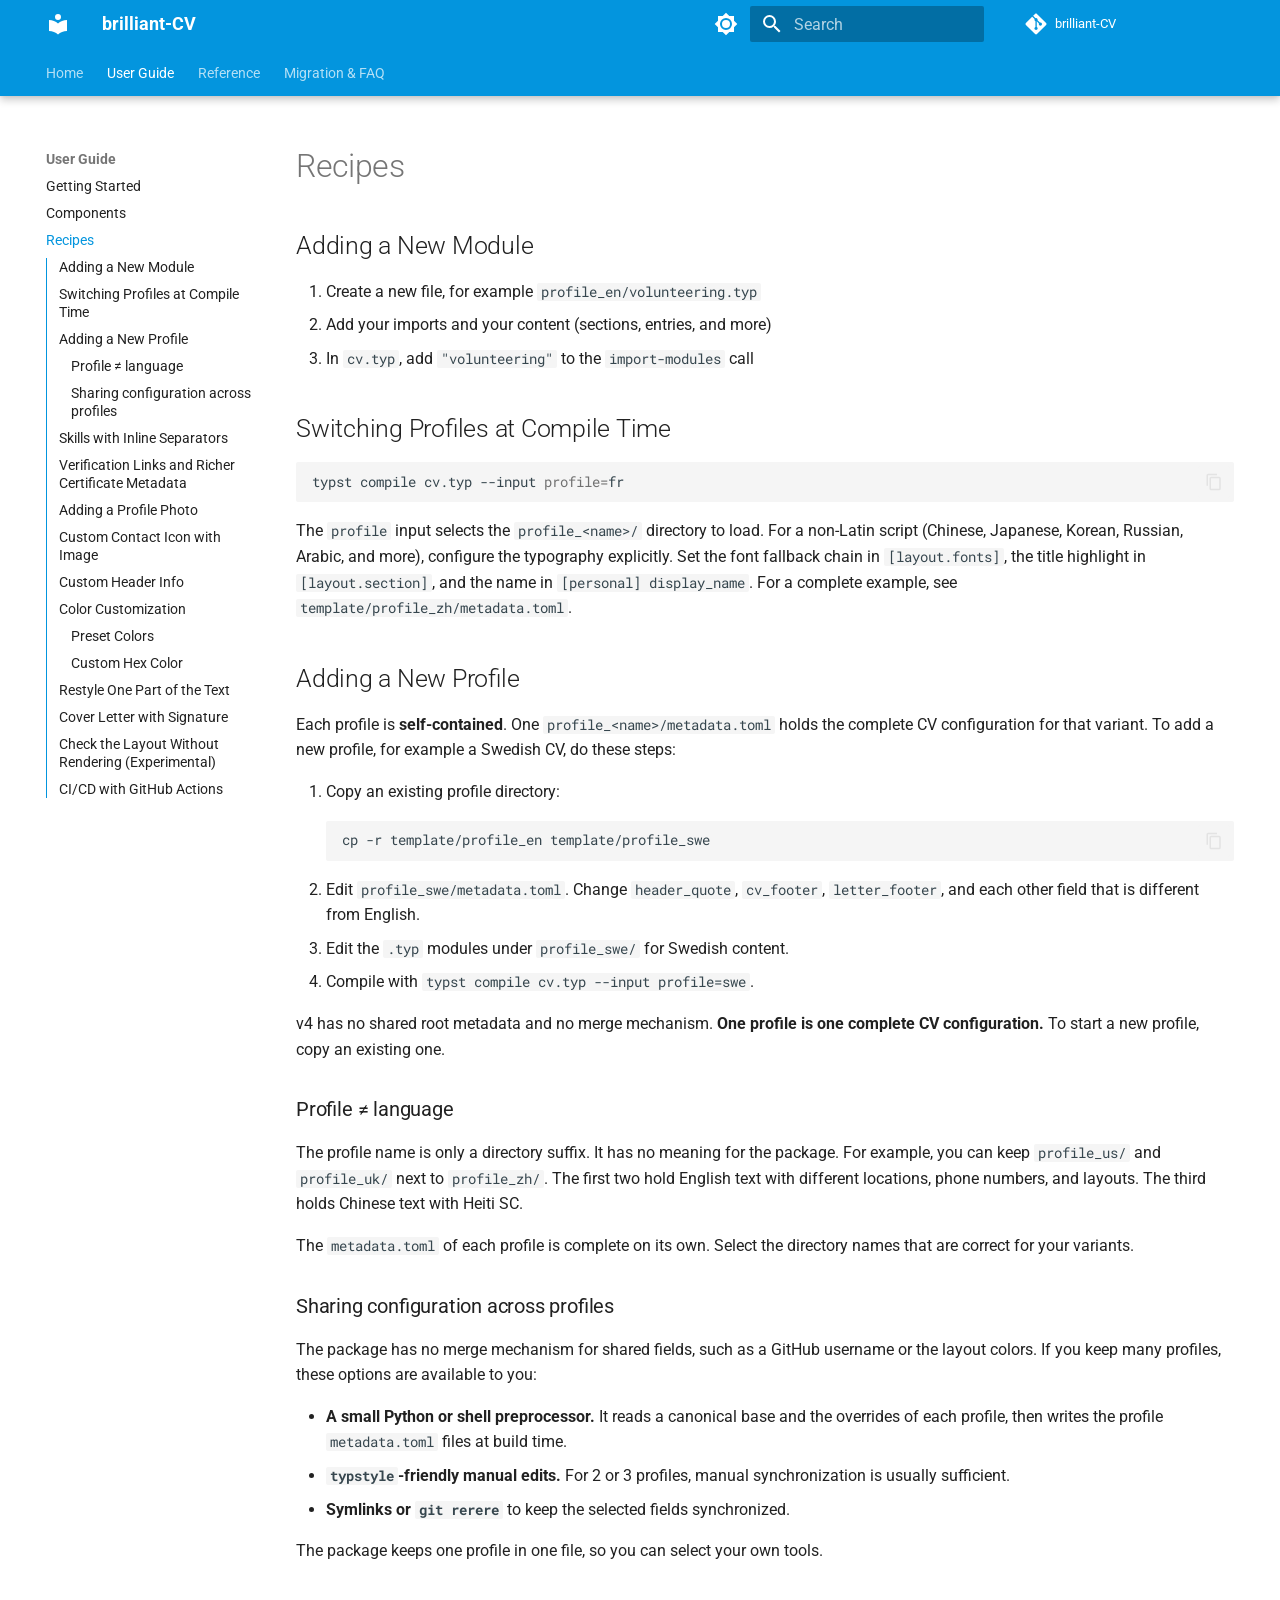
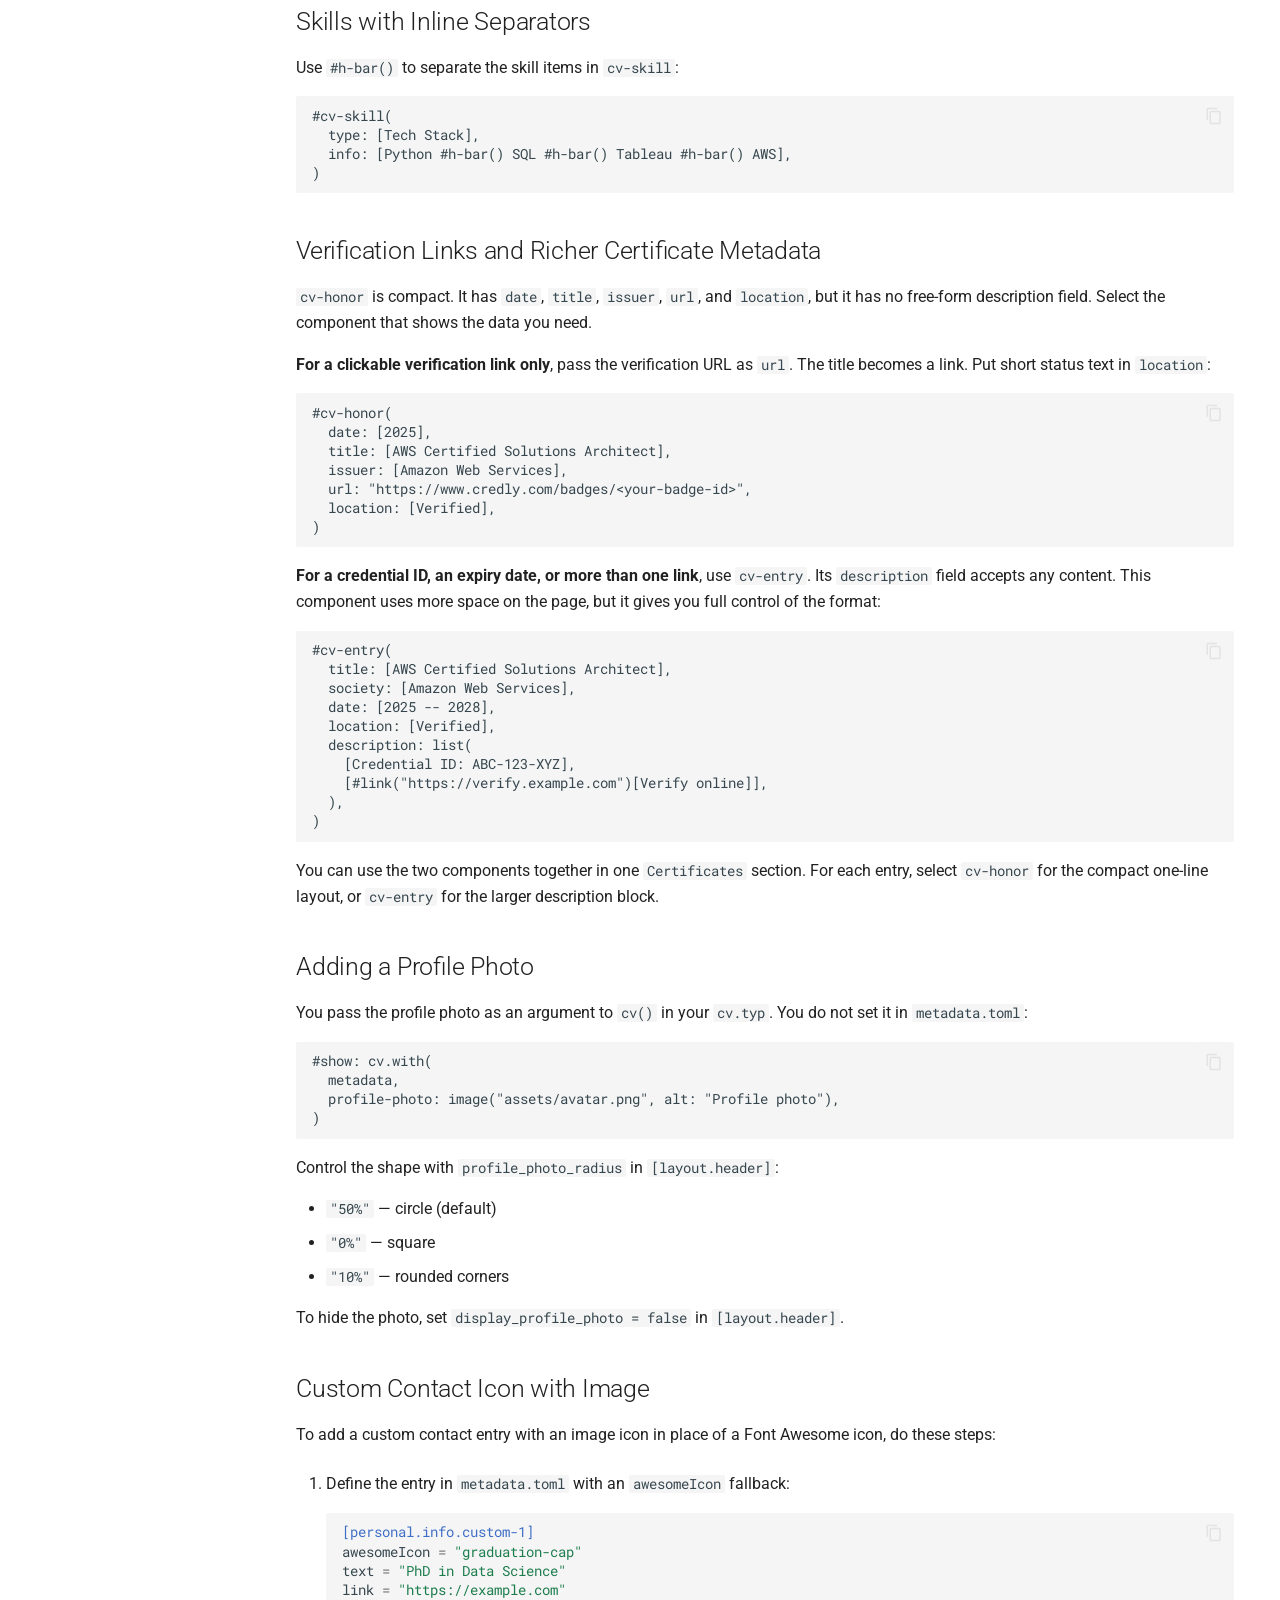
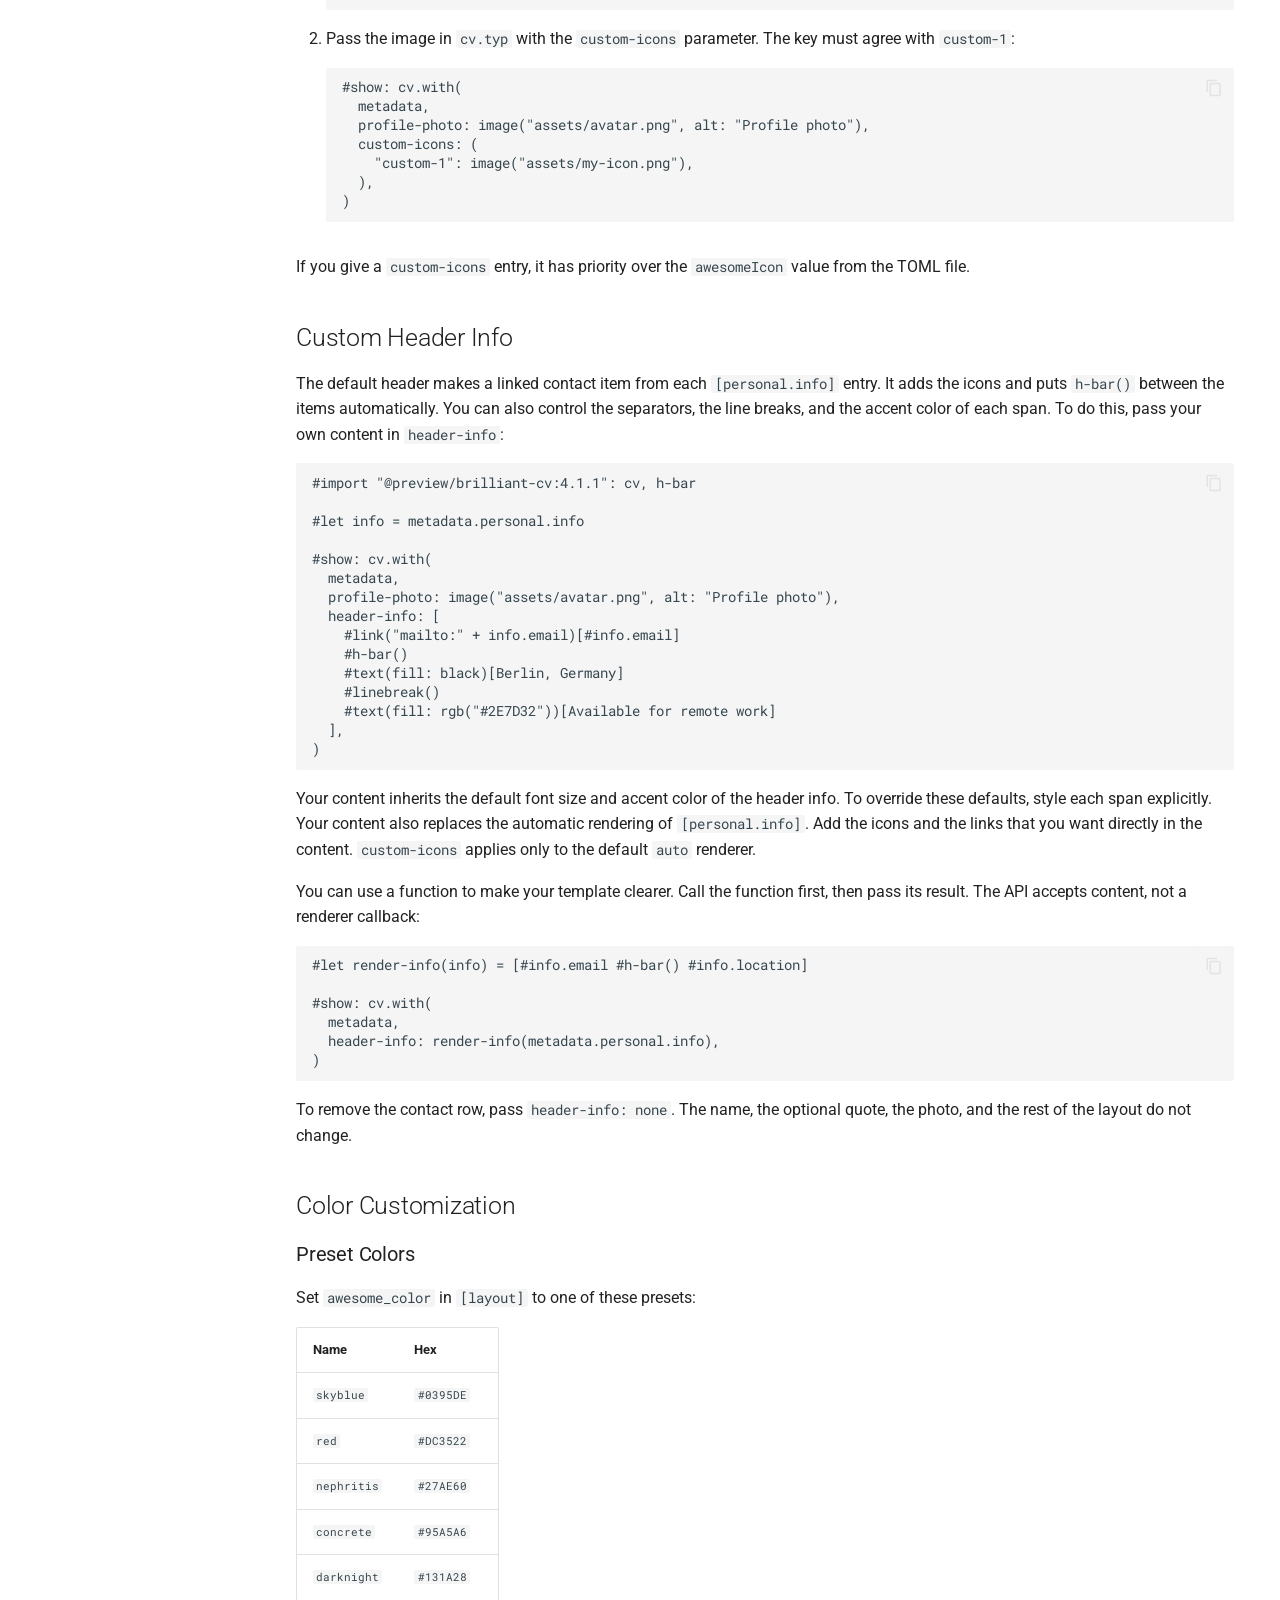
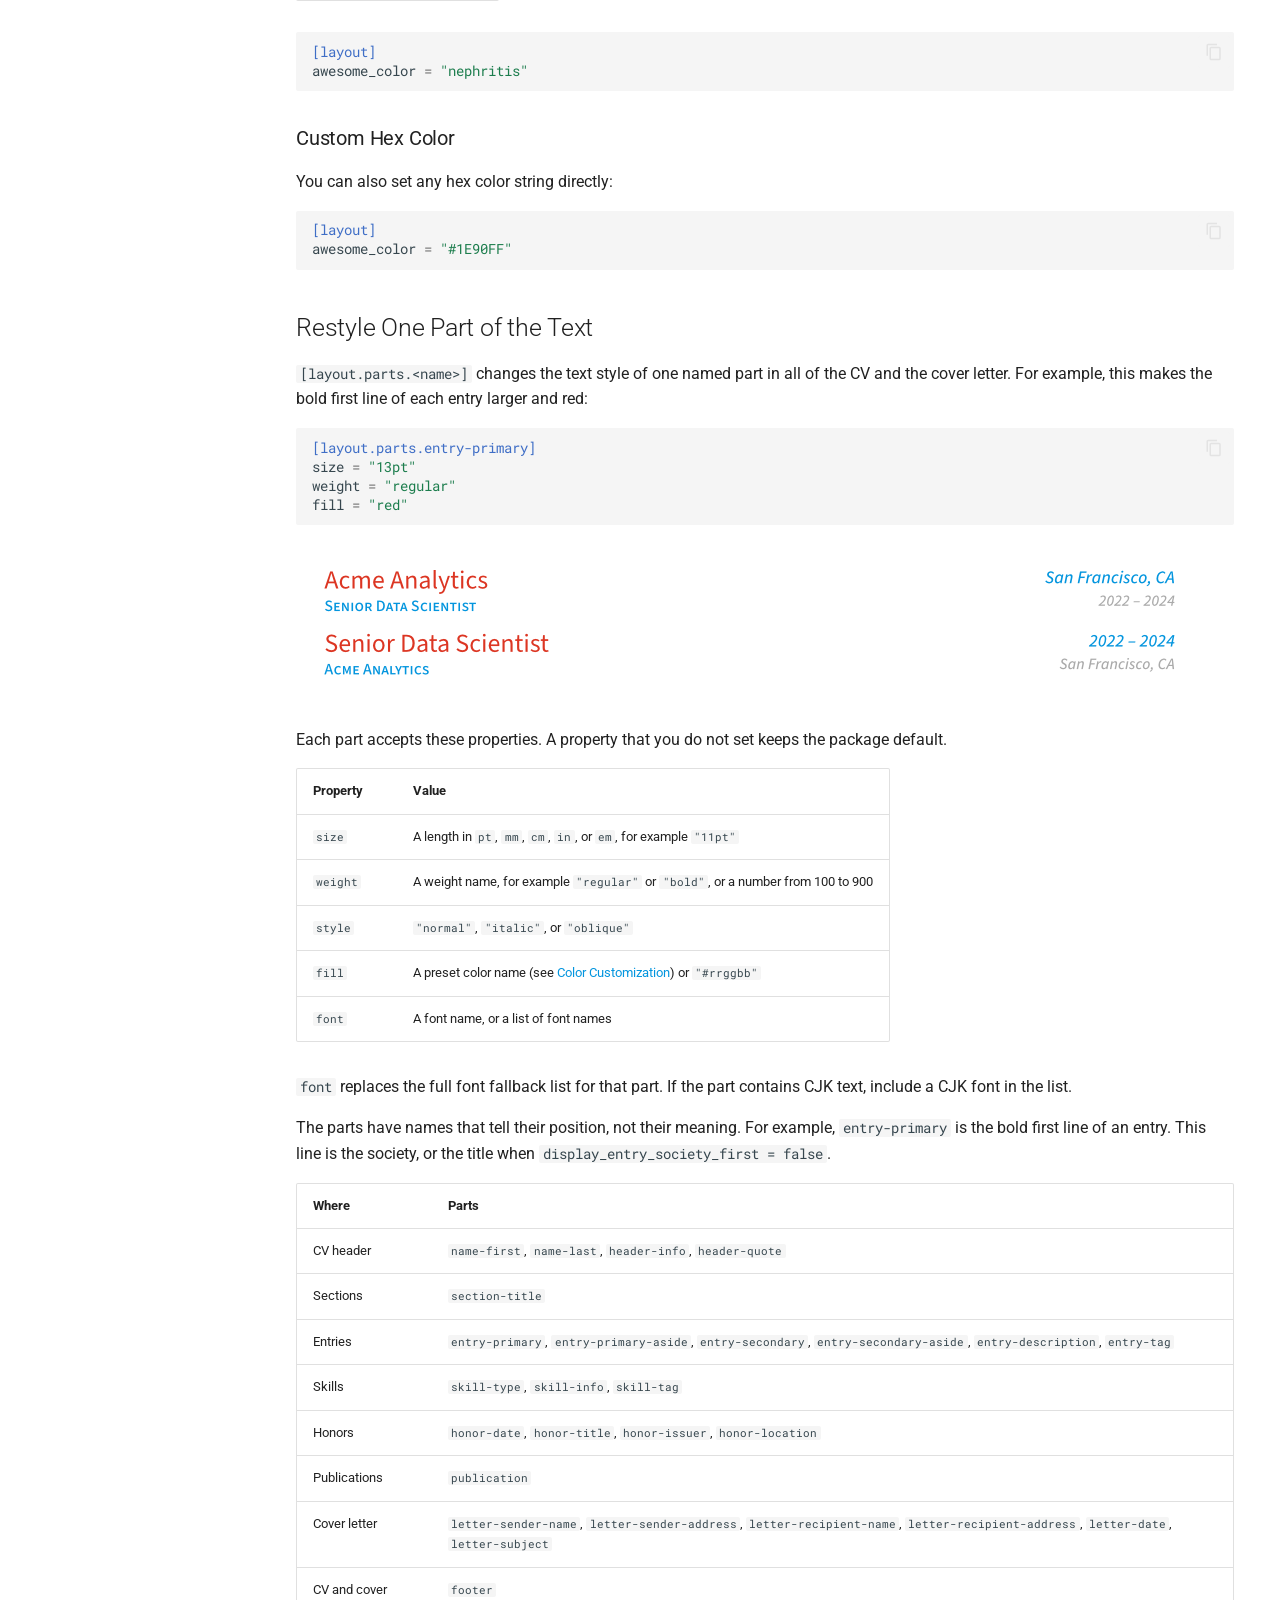
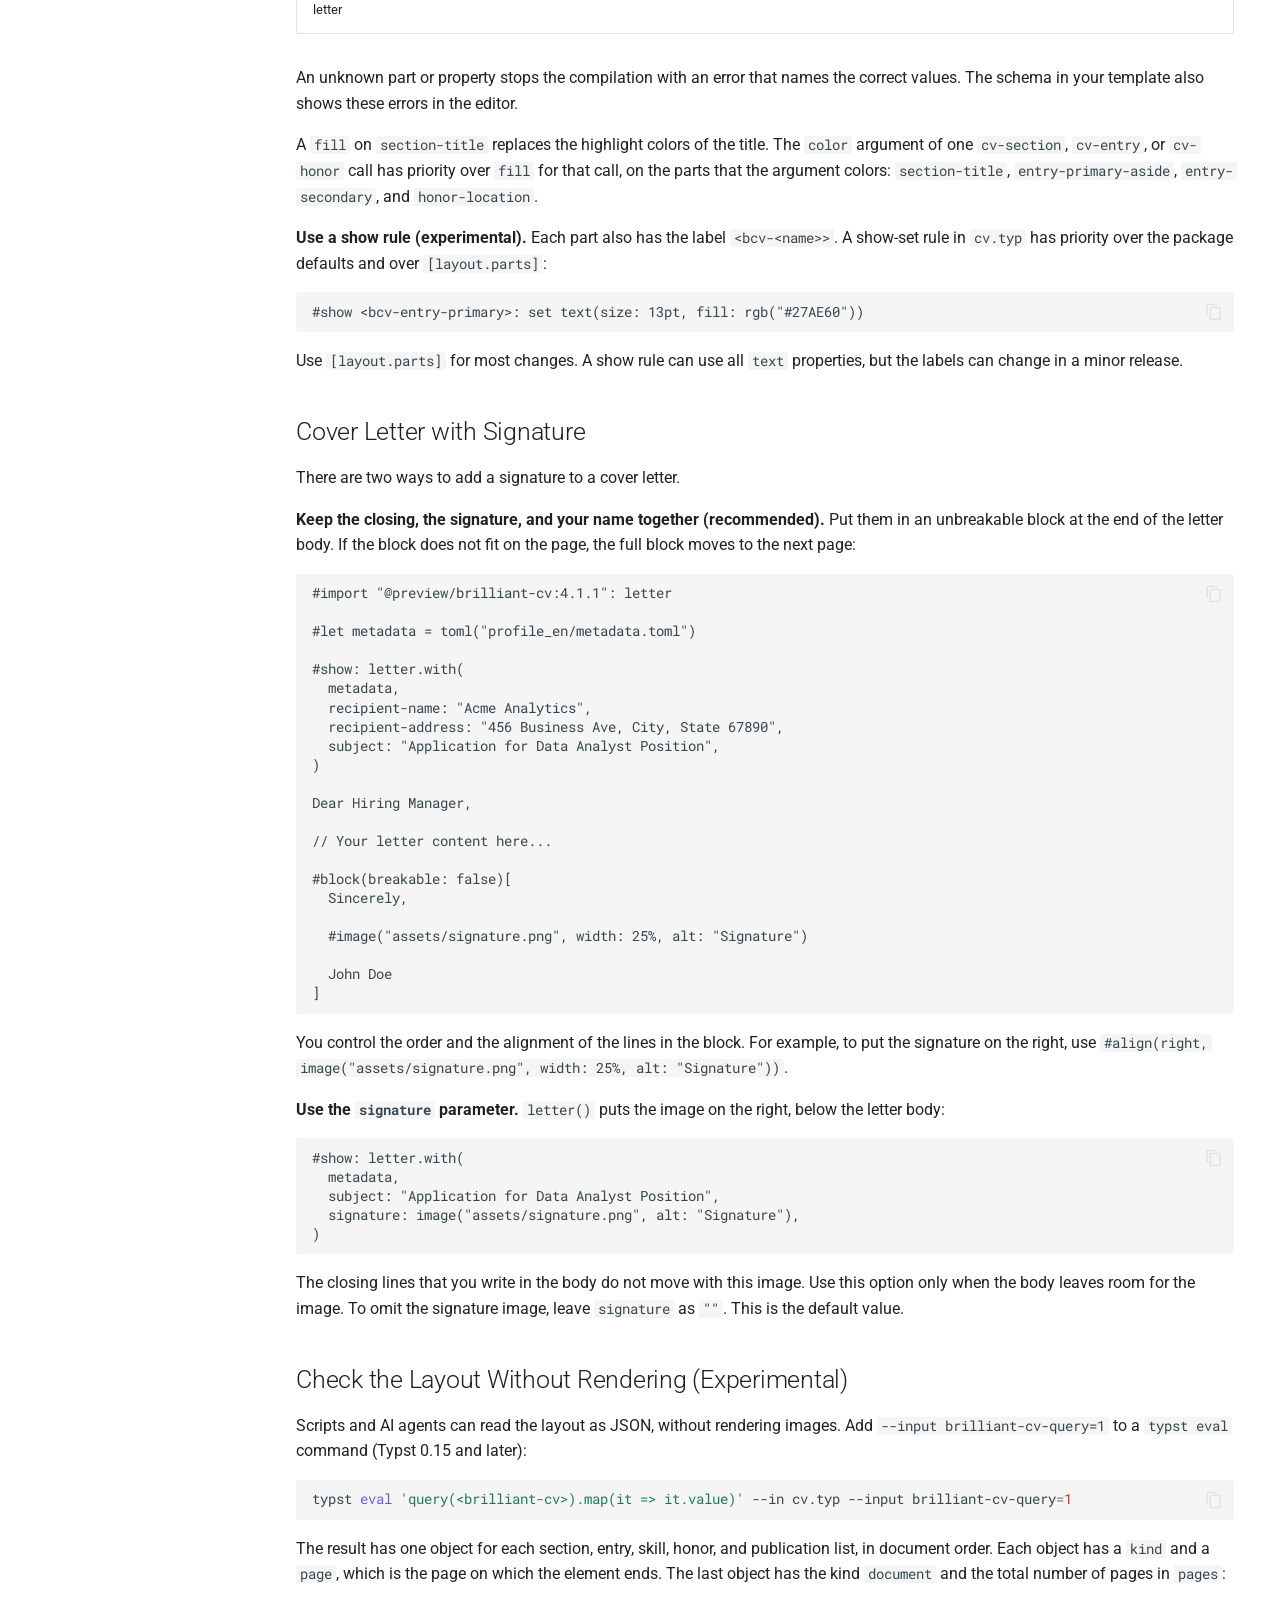
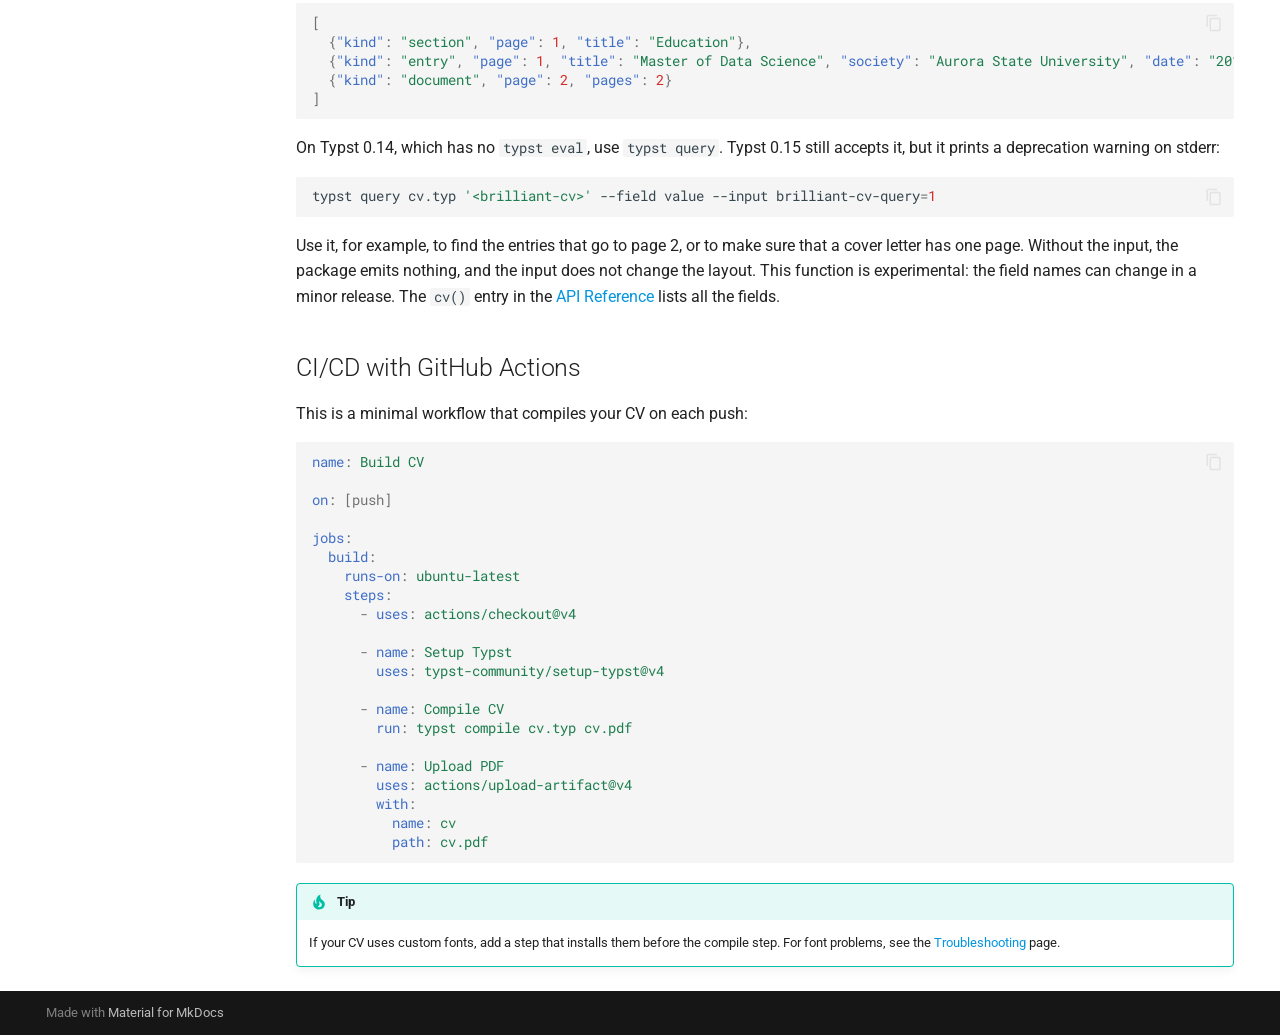
<file: recipes/index.html>
<!DOCTYPE html><html lang="en" class="no-js"><head>
    
      <meta charset="utf-8">
      <meta name="viewport" content="width=device-width,initial-scale=1">
      
        <meta name="description" content="A modern, modular CV template for Typst">
      
      
      
        <link rel="canonical" href="https://yunanwg.github.io/brilliant-CV/recipes/">
      
      
        <link rel="prev" href="../components/">
      
      
        <link rel="next" href="../configuration/">
      
      
        
      
      
      <link rel="icon" href="../assets/images/favicon.png">
      <meta name="generator" content="mkdocs-1.6.1, mkdocs-material-9.7.7">
    
    
      
        <title>Recipes - brilliant-CV</title>
      
    
    
      <link rel="stylesheet" href="../assets/stylesheets/main.ec1eaa64.min.css">
      
        
        <link rel="stylesheet" href="../assets/stylesheets/palette.ab4e12ef.min.css">
      
      


    
    
      
    
    
      
        
        
        <link rel="preconnect" href="https://fonts.gstatic.com" crossorigin="">
        <link rel="stylesheet" href="https://fonts.googleapis.com/css?family=Roboto:300,300i,400,400i,700,700i%7CRoboto+Mono:400,400i,700,700i&amp;display=fallback">
        <style>:root{--md-text-font:"Roboto";--md-code-font:"Roboto Mono"}</style>
      
    
    
      <link rel="stylesheet" href="../stylesheets/extra.css">
    
    <script>__md_scope=new URL("..",location),__md_hash=e=>[...e].reduce(((e,_)=>(e<<5)-e+_.charCodeAt(0)),0),__md_get=(e,_=localStorage,t=__md_scope)=>JSON.parse(_.getItem(t.pathname+"."+e)),__md_set=(e,_,t=localStorage,a=__md_scope)=>{try{t.setItem(a.pathname+"."+e,JSON.stringify(_))}catch(e){}}</script>
    
      

    
    
  <link href="../assets/stylesheets/glightbox.min.css" rel="stylesheet"><script src="../assets/javascripts/glightbox.min.js"></script><style id="glightbox-style">
            html.glightbox-open { overflow: initial; height: 100%; }
            .gslide-title { margin-top: 0px; user-select: text; }
            .gslide-desc { color: #666; user-select: text; }
            .gslide-image img { background: white; }
            .gscrollbar-fixer { padding-right: 15px; }
            .gdesc-inner { font-size: 0.75rem; }
            body[data-md-color-scheme="slate"] .gdesc-inner { background: var(--md-default-bg-color); }
            body[data-md-color-scheme="slate"] .gslide-title { color: var(--md-default-fg-color); }
            body[data-md-color-scheme="slate"] .gslide-desc { color: var(--md-default-fg-color); }
        </style></head>
  
  
    
    
      
    
    
    
    
    <body dir="ltr" data-md-color-scheme="default" data-md-color-primary="custom" data-md-color-accent="indigo">
  
    
    <input class="md-toggle" data-md-toggle="drawer" type="checkbox" id="__drawer" autocomplete="off">
    <input class="md-toggle" data-md-toggle="search" type="checkbox" id="__search" autocomplete="off">
    <label class="md-overlay" for="__drawer"></label>
    <div data-md-component="skip">
      
        
        <a href="#recipes" class="md-skip">
          Skip to content
        </a>
      
    </div>
    <div data-md-component="announce">
      
    </div>
    
    
      

  

<header class="md-header md-header--shadow md-header--lifted" data-md-component="header">
  <nav class="md-header__inner md-grid" aria-label="Header">
    <a href=".." title="brilliant-CV" class="md-header__button md-logo" aria-label="brilliant-CV" data-md-component="logo">
      
  
  <svg xmlns="http://www.w3.org/2000/svg" viewBox="0 0 24 24"><path d="M12 8a3 3 0 0 0 3-3 3 3 0 0 0-3-3 3 3 0 0 0-3 3 3 3 0 0 0 3 3m0 3.54C9.64 9.35 6.5 8 3 8v11c3.5 0 6.64 1.35 9 3.54 2.36-2.19 5.5-3.54 9-3.54V8c-3.5 0-6.64 1.35-9 3.54"></path></svg>

    </a>
    <label class="md-header__button md-icon" for="__drawer">
      
      <svg xmlns="http://www.w3.org/2000/svg" viewBox="0 0 24 24"><path d="M3 6h18v2H3zm0 5h18v2H3zm0 5h18v2H3z"></path></svg>
    </label>
    <div class="md-header__title" data-md-component="header-title">
      <div class="md-header__ellipsis">
        <div class="md-header__topic">
          <span class="md-ellipsis">
            brilliant-CV
          </span>
        </div>
        <div class="md-header__topic" data-md-component="header-topic">
          <span class="md-ellipsis">
            
              Recipes
            
          </span>
        </div>
      </div>
    </div>
    
      
        <form class="md-header__option" data-md-component="palette">
  
    
    
    
    <input class="md-option" data-md-color-media="" data-md-color-scheme="default" data-md-color-primary="custom" data-md-color-accent="indigo" aria-label="Switch to dark mode" type="radio" name="__palette" id="__palette_0">
    
      <label class="md-header__button md-icon" title="Switch to dark mode" for="__palette_1" hidden="">
        <svg xmlns="http://www.w3.org/2000/svg" viewBox="0 0 24 24"><path d="M12 8a4 4 0 0 0-4 4 4 4 0 0 0 4 4 4 4 0 0 0 4-4 4 4 0 0 0-4-4m0 10a6 6 0 0 1-6-6 6 6 0 0 1 6-6 6 6 0 0 1 6 6 6 6 0 0 1-6 6m8-9.31V4h-4.69L12 .69 8.69 4H4v4.69L.69 12 4 15.31V20h4.69L12 23.31 15.31 20H20v-4.69L23.31 12z"></path></svg>
      </label>
    
  
    
    
    
    <input class="md-option" data-md-color-media="" data-md-color-scheme="slate" data-md-color-primary="custom" data-md-color-accent="indigo" aria-label="Switch to light mode" type="radio" name="__palette" id="__palette_1">
    
      <label class="md-header__button md-icon" title="Switch to light mode" for="__palette_0" hidden="">
        <svg xmlns="http://www.w3.org/2000/svg" viewBox="0 0 24 24"><path d="M12 18c-.89 0-1.74-.2-2.5-.55C11.56 16.5 13 14.42 13 12s-1.44-4.5-3.5-5.45C10.26 6.2 11.11 6 12 6a6 6 0 0 1 6 6 6 6 0 0 1-6 6m8-9.31V4h-4.69L12 .69 8.69 4H4v4.69L.69 12 4 15.31V20h4.69L12 23.31 15.31 20H20v-4.69L23.31 12z"></path></svg>
      </label>
    
  
</form>
      
    
    
      <script>var palette=__md_get("__palette");if(palette&&palette.color){if("(prefers-color-scheme)"===palette.color.media){var media=matchMedia("(prefers-color-scheme: light)"),input=document.querySelector(media.matches?"[data-md-color-media='(prefers-color-scheme: light)']":"[data-md-color-media='(prefers-color-scheme: dark)']");palette.color.media=input.getAttribute("data-md-color-media"),palette.color.scheme=input.getAttribute("data-md-color-scheme"),palette.color.primary=input.getAttribute("data-md-color-primary"),palette.color.accent=input.getAttribute("data-md-color-accent")}for(var[key,value]of Object.entries(palette.color))document.body.setAttribute("data-md-color-"+key,value)}</script>
    
    
    
      
      
        <label class="md-header__button md-icon" for="__search">
          
          <svg xmlns="http://www.w3.org/2000/svg" viewBox="0 0 24 24"><path d="M9.5 3A6.5 6.5 0 0 1 16 9.5c0 1.61-.59 3.09-1.56 4.23l.27.27h.79l5 5-1.5 1.5-5-5v-.79l-.27-.27A6.52 6.52 0 0 1 9.5 16 6.5 6.5 0 0 1 3 9.5 6.5 6.5 0 0 1 9.5 3m0 2C7 5 5 7 5 9.5S7 14 9.5 14 14 12 14 9.5 12 5 9.5 5"></path></svg>
        </label>
        <div class="md-search" data-md-component="search" role="dialog">
  <label class="md-search__overlay" for="__search"></label>
  <div class="md-search__inner" role="search">
    <form class="md-search__form" name="search">
      <input type="text" class="md-search__input" name="query" aria-label="Search" placeholder="Search" autocapitalize="off" autocorrect="off" autocomplete="off" spellcheck="false" data-md-component="search-query" required="">
      <label class="md-search__icon md-icon" for="__search">
        
        <svg xmlns="http://www.w3.org/2000/svg" viewBox="0 0 24 24"><path d="M9.5 3A6.5 6.5 0 0 1 16 9.5c0 1.61-.59 3.09-1.56 4.23l.27.27h.79l5 5-1.5 1.5-5-5v-.79l-.27-.27A6.52 6.52 0 0 1 9.5 16 6.5 6.5 0 0 1 3 9.5 6.5 6.5 0 0 1 9.5 3m0 2C7 5 5 7 5 9.5S7 14 9.5 14 14 12 14 9.5 12 5 9.5 5"></path></svg>
        
        <svg xmlns="http://www.w3.org/2000/svg" viewBox="0 0 24 24"><path d="M20 11v2H8l5.5 5.5-1.42 1.42L4.16 12l7.92-7.92L13.5 5.5 8 11z"></path></svg>
      </label>
      <nav class="md-search__options" aria-label="Search">
        
        <button type="reset" class="md-search__icon md-icon" title="Clear" aria-label="Clear" tabindex="-1">
          
          <svg xmlns="http://www.w3.org/2000/svg" viewBox="0 0 24 24"><path d="M19 6.41 17.59 5 12 10.59 6.41 5 5 6.41 10.59 12 5 17.59 6.41 19 12 13.41 17.59 19 19 17.59 13.41 12z"></path></svg>
        </button>
      </nav>
      
        <div class="md-search__suggest" data-md-component="search-suggest"></div>
      
    </form>
    <div class="md-search__output">
      <div class="md-search__scrollwrap" tabindex="0" data-md-scrollfix="">
        <div class="md-search-result" data-md-component="search-result">
          <div class="md-search-result__meta">
            Initializing search
          </div>
          <ol class="md-search-result__list" role="presentation"></ol>
        </div>
      </div>
    </div>
  </div>
</div>
      
    
    
      <div class="md-header__source">
        <a href="https://github.com/yunanwg/brilliant-CV" title="Go to repository" class="md-source" data-md-component="source">
  <div class="md-source__icon md-icon">
    
    <svg xmlns="http://www.w3.org/2000/svg" viewBox="0 0 448 512"><!--! Font Awesome Free 7.1.0 by @fontawesome - https://fontawesome.com License - https://fontawesome.com/license/free (Icons: CC BY 4.0, Fonts: SIL OFL 1.1, Code: MIT License) Copyright 2025 Fonticons, Inc.--><path d="M439.6 236.1 244 40.5c-5.4-5.5-12.8-8.5-20.4-8.5s-15 3-20.4 8.4L162.5 81l51.5 51.5c27.1-9.1 52.7 16.8 43.4 43.7l49.7 49.7c34.2-11.8 61.2 31 35.5 56.7-26.5 26.5-70.2-2.9-56-37.3L240.3 199v121.9c25.3 12.5 22.3 41.8 9.1 55-6.4 6.4-15.2 10.1-24.3 10.1s-17.8-3.6-24.3-10.1c-17.6-17.6-11.1-46.9 11.2-56v-123c-20.8-8.5-24.6-30.7-18.6-45L142.6 101 8.5 235.1C3 240.6 0 247.9 0 255.5s3 15 8.5 20.4l195.6 195.7c5.4 5.4 12.7 8.4 20.4 8.4s15-3 20.4-8.4l194.7-194.7c5.4-5.4 8.4-12.8 8.4-20.4s-3-15-8.4-20.4"></path></svg>
  </div>
  <div class="md-source__repository">
    brilliant-CV
  </div>
</a>
      </div>
    
  </nav>
  
    
      
<nav class="md-tabs" aria-label="Tabs" data-md-component="tabs">
  <div class="md-grid">
    <ul class="md-tabs__list">
      
        
  
  
  
  
    <li class="md-tabs__item">
      <a href=".." class="md-tabs__link">
        
  
  
    
  
  Home

      </a>
    </li>
  

      
        
  
  
  
    
  
  
    
    
      <li class="md-tabs__item md-tabs__item--active">
        <a href="../getting-started/" class="md-tabs__link">
          
  
  
  User Guide

        </a>
      </li>
    
  

      
        
  
  
  
  
    
    
      <li class="md-tabs__item">
        <a href="../configuration/" class="md-tabs__link">
          
  
  
  Reference

        </a>
      </li>
    
  

      
        
  
  
  
  
    
    
      <li class="md-tabs__item">
        <a href="../migration/" class="md-tabs__link">
          
  
  
  Migration &amp; FAQ

        </a>
      </li>
    
  

      
    </ul>
  </div>
</nav>
    
  
</header>
    
    <div class="md-container" data-md-component="container">
      
      
        
      
      <main class="md-main" data-md-component="main">
        <div class="md-main__inner md-grid">
          
            
              
              <div class="md-sidebar md-sidebar--primary" data-md-component="sidebar" data-md-type="navigation">
                <div class="md-sidebar__scrollwrap">
                  <div class="md-sidebar__inner">
                    


  


  

<nav class="md-nav md-nav--primary md-nav--lifted md-nav--integrated" aria-label="Navigation" data-md-level="0">
  <label class="md-nav__title" for="__drawer">
    <a href=".." title="brilliant-CV" class="md-nav__button md-logo" aria-label="brilliant-CV" data-md-component="logo">
      
  
  <svg xmlns="http://www.w3.org/2000/svg" viewBox="0 0 24 24"><path d="M12 8a3 3 0 0 0 3-3 3 3 0 0 0-3-3 3 3 0 0 0-3 3 3 3 0 0 0 3 3m0 3.54C9.64 9.35 6.5 8 3 8v11c3.5 0 6.64 1.35 9 3.54 2.36-2.19 5.5-3.54 9-3.54V8c-3.5 0-6.64 1.35-9 3.54"></path></svg>

    </a>
    brilliant-CV
  </label>
  
    <div class="md-nav__source">
      <a href="https://github.com/yunanwg/brilliant-CV" title="Go to repository" class="md-source" data-md-component="source">
  <div class="md-source__icon md-icon">
    
    <svg xmlns="http://www.w3.org/2000/svg" viewBox="0 0 448 512"><!--! Font Awesome Free 7.1.0 by @fontawesome - https://fontawesome.com License - https://fontawesome.com/license/free (Icons: CC BY 4.0, Fonts: SIL OFL 1.1, Code: MIT License) Copyright 2025 Fonticons, Inc.--><path d="M439.6 236.1 244 40.5c-5.4-5.5-12.8-8.5-20.4-8.5s-15 3-20.4 8.4L162.5 81l51.5 51.5c27.1-9.1 52.7 16.8 43.4 43.7l49.7 49.7c34.2-11.8 61.2 31 35.5 56.7-26.5 26.5-70.2-2.9-56-37.3L240.3 199v121.9c25.3 12.5 22.3 41.8 9.1 55-6.4 6.4-15.2 10.1-24.3 10.1s-17.8-3.6-24.3-10.1c-17.6-17.6-11.1-46.9 11.2-56v-123c-20.8-8.5-24.6-30.7-18.6-45L142.6 101 8.5 235.1C3 240.6 0 247.9 0 255.5s3 15 8.5 20.4l195.6 195.7c5.4 5.4 12.7 8.4 20.4 8.4s15-3 20.4-8.4l194.7-194.7c5.4-5.4 8.4-12.8 8.4-20.4s-3-15-8.4-20.4"></path></svg>
  </div>
  <div class="md-source__repository">
    brilliant-CV
  </div>
</a>
    </div>
  
  <ul class="md-nav__list" data-md-scrollfix="">
    
      
      
  
  
  
  
    <li class="md-nav__item">
      <a href=".." class="md-nav__link">
        
  
  
  <span class="md-ellipsis">
    
  
    Home
  

    
  </span>
  
  

      </a>
    </li>
  

    
      
      
  
  
    
  
  
  
    
    
    
    
      
        
        
      
      
        
      
    
    
    <li class="md-nav__item md-nav__item--active md-nav__item--section md-nav__item--nested">
      
        
        
        <input class="md-nav__toggle md-toggle " type="checkbox" id="__nav_2" checked="">
        
          
          <label class="md-nav__link" for="__nav_2" id="__nav_2_label" tabindex="">
            
  
  
  <span class="md-ellipsis">
    
  
    User Guide
  

    
  </span>
  
  

            <span class="md-nav__icon md-icon"></span>
          </label>
        
        <nav class="md-nav" data-md-level="1" aria-labelledby="__nav_2_label" aria-expanded="true">
          <label class="md-nav__title" for="__nav_2">
            <span class="md-nav__icon md-icon"></span>
            
  
    User Guide
  

          </label>
          <ul class="md-nav__list" data-md-scrollfix="">
            
              
                
  
  
  
  
    <li class="md-nav__item">
      <a href="../getting-started/" class="md-nav__link">
        
  
  
  <span class="md-ellipsis">
    
  
    Getting Started
  

    
  </span>
  
  

      </a>
    </li>
  

              
            
              
                
  
  
  
  
    <li class="md-nav__item">
      <a href="../components/" class="md-nav__link">
        
  
  
  <span class="md-ellipsis">
    
  
    Components
  

    
  </span>
  
  

      </a>
    </li>
  

              
            
              
                
  
  
    
  
  
  
    <li class="md-nav__item md-nav__item--active">
      
      <input class="md-nav__toggle md-toggle" type="checkbox" id="__toc">
      
      
        
      
      
        <label class="md-nav__link md-nav__link--active" for="__toc">
          
  
  
  <span class="md-ellipsis">
    
  
    Recipes
  

    
  </span>
  
  

          <span class="md-nav__icon md-icon"></span>
        </label>
      
      <a href="./" class="md-nav__link md-nav__link--active">
        
  
  
  <span class="md-ellipsis">
    
  
    Recipes
  

    
  </span>
  
  

      </a>
      
        

<nav class="md-nav md-nav--secondary" aria-label="Table of contents">
  
  
  
    
  
  
    <label class="md-nav__title" for="__toc">
      <span class="md-nav__icon md-icon"></span>
      Table of contents
    </label>
    <ul class="md-nav__list" data-md-component="toc" data-md-scrollfix="">
      
        <li class="md-nav__item">
  <a href="#adding-a-new-module" class="md-nav__link">
    <span class="md-ellipsis">
      
        Adding a New Module
      
    </span>
  </a>
  
</li>
      
        <li class="md-nav__item">
  <a href="#switching-profiles-at-compile-time" class="md-nav__link">
    <span class="md-ellipsis">
      
        Switching Profiles at Compile Time
      
    </span>
  </a>
  
</li>
      
        <li class="md-nav__item">
  <a href="#adding-a-new-profile" class="md-nav__link">
    <span class="md-ellipsis">
      
        Adding a New Profile
      
    </span>
  </a>
  
    <nav class="md-nav" aria-label="Adding a New Profile">
      <ul class="md-nav__list">
        
          <li class="md-nav__item">
  <a href="#profile-language" class="md-nav__link">
    <span class="md-ellipsis">
      
        Profile ≠ language
      
    </span>
  </a>
  
</li>
        
          <li class="md-nav__item">
  <a href="#sharing-configuration-across-profiles" class="md-nav__link">
    <span class="md-ellipsis">
      
        Sharing configuration across profiles
      
    </span>
  </a>
  
</li>
        
      </ul>
    </nav>
  
</li>
      
        <li class="md-nav__item">
  <a href="#skills-with-inline-separators" class="md-nav__link">
    <span class="md-ellipsis">
      
        Skills with Inline Separators
      
    </span>
  </a>
  
</li>
      
        <li class="md-nav__item">
  <a href="#verification-links-and-richer-certificate-metadata" class="md-nav__link">
    <span class="md-ellipsis">
      
        Verification Links and Richer Certificate Metadata
      
    </span>
  </a>
  
</li>
      
        <li class="md-nav__item">
  <a href="#adding-a-profile-photo" class="md-nav__link">
    <span class="md-ellipsis">
      
        Adding a Profile Photo
      
    </span>
  </a>
  
</li>
      
        <li class="md-nav__item">
  <a href="#custom-contact-icon-with-image" class="md-nav__link">
    <span class="md-ellipsis">
      
        Custom Contact Icon with Image
      
    </span>
  </a>
  
</li>
      
        <li class="md-nav__item">
  <a href="#custom-header-info" class="md-nav__link">
    <span class="md-ellipsis">
      
        Custom Header Info
      
    </span>
  </a>
  
</li>
      
        <li class="md-nav__item">
  <a href="#color-customization" class="md-nav__link">
    <span class="md-ellipsis">
      
        Color Customization
      
    </span>
  </a>
  
    <nav class="md-nav" aria-label="Color Customization">
      <ul class="md-nav__list">
        
          <li class="md-nav__item">
  <a href="#preset-colors" class="md-nav__link">
    <span class="md-ellipsis">
      
        Preset Colors
      
    </span>
  </a>
  
</li>
        
          <li class="md-nav__item">
  <a href="#custom-hex-color" class="md-nav__link">
    <span class="md-ellipsis">
      
        Custom Hex Color
      
    </span>
  </a>
  
</li>
        
      </ul>
    </nav>
  
</li>
      
        <li class="md-nav__item">
  <a href="#restyle-one-part-of-the-text" class="md-nav__link">
    <span class="md-ellipsis">
      
        Restyle One Part of the Text
      
    </span>
  </a>
  
</li>
      
        <li class="md-nav__item">
  <a href="#cover-letter-with-signature" class="md-nav__link">
    <span class="md-ellipsis">
      
        Cover Letter with Signature
      
    </span>
  </a>
  
</li>
      
        <li class="md-nav__item">
  <a href="#check-the-layout-without-rendering-experimental" class="md-nav__link">
    <span class="md-ellipsis">
      
        Check the Layout Without Rendering (Experimental)
      
    </span>
  </a>
  
</li>
      
        <li class="md-nav__item">
  <a href="#cicd-with-github-actions" class="md-nav__link">
    <span class="md-ellipsis">
      
        CI/CD with GitHub Actions
      
    </span>
  </a>
  
</li>
      
    </ul>
  
</nav>
      
    </li>
  

              
            
          </ul>
        </nav>
      
    </li>
  

    
      
      
  
  
  
  
    
    
    
    
      
      
        
      
    
    
    <li class="md-nav__item md-nav__item--nested">
      
        
        
        <input class="md-nav__toggle md-toggle " type="checkbox" id="__nav_3">
        
          
          <label class="md-nav__link" for="__nav_3" id="__nav_3_label" tabindex="0">
            
  
  
  <span class="md-ellipsis">
    
  
    Reference
  

    
  </span>
  
  

            <span class="md-nav__icon md-icon"></span>
          </label>
        
        <nav class="md-nav" data-md-level="1" aria-labelledby="__nav_3_label" aria-expanded="false">
          <label class="md-nav__title" for="__nav_3">
            <span class="md-nav__icon md-icon"></span>
            
  
    Reference
  

          </label>
          <ul class="md-nav__list" data-md-scrollfix="">
            
              
                
  
  
  
  
    <li class="md-nav__item">
      <a href="../configuration/" class="md-nav__link">
        
  
  
  <span class="md-ellipsis">
    
  
    Configuration
  

    
  </span>
  
  

      </a>
    </li>
  

              
            
              
                
  
  
  
  
    <li class="md-nav__item">
      <a href="../api-reference/" class="md-nav__link">
        
  
  
  <span class="md-ellipsis">
    
  
    API Reference
  

    
  </span>
  
  

      </a>
    </li>
  

              
            
          </ul>
        </nav>
      
    </li>
  

    
      
      
  
  
  
  
    
    
    
    
      
      
        
      
    
    
    <li class="md-nav__item md-nav__item--nested">
      
        
        
        <input class="md-nav__toggle md-toggle " type="checkbox" id="__nav_4">
        
          
          <label class="md-nav__link" for="__nav_4" id="__nav_4_label" tabindex="0">
            
  
  
  <span class="md-ellipsis">
    
  
    Migration &amp; FAQ
  

    
  </span>
  
  

            <span class="md-nav__icon md-icon"></span>
          </label>
        
        <nav class="md-nav" data-md-level="1" aria-labelledby="__nav_4_label" aria-expanded="false">
          <label class="md-nav__title" for="__nav_4">
            <span class="md-nav__icon md-icon"></span>
            
  
    Migration &amp; FAQ
  

          </label>
          <ul class="md-nav__list" data-md-scrollfix="">
            
              
                
  
  
  
  
    <li class="md-nav__item">
      <a href="../migration/" class="md-nav__link">
        
  
  
  <span class="md-ellipsis">
    
  
    Migration Guide
  

    
  </span>
  
  

      </a>
    </li>
  

              
            
              
                
  
  
  
  
    <li class="md-nav__item">
      <a href="../troubleshooting/" class="md-nav__link">
        
  
  
  <span class="md-ellipsis">
    
  
    Troubleshooting
  

    
  </span>
  
  

      </a>
    </li>
  

              
            
          </ul>
        </nav>
      
    </li>
  

    
  </ul>
</nav>
                  </div>
                </div>
              </div>
            
            
          
          
            <div class="md-content" data-md-component="content">
              
              <article class="md-content__inner md-typeset">
                
                  


  
  


<h1 id="recipes">Recipes<a class="headerlink" href="#recipes" title="Permanent link">¶</a></h1>
<h2 id="adding-a-new-module">Adding a New Module<a class="headerlink" href="#adding-a-new-module" title="Permanent link">¶</a></h2>
<ol>
<li>Create a new file, for example <code>profile_en/volunteering.typ</code></li>
<li>Add your imports and your content (sections, entries, and more)</li>
<li>In <code>cv.typ</code>, add <code>"volunteering"</code> to the <code>import-modules</code> call</li>
</ol>
<h2 id="switching-profiles-at-compile-time">Switching Profiles at Compile Time<a class="headerlink" href="#switching-profiles-at-compile-time" title="Permanent link">¶</a></h2>
<div class="highlight"><pre><span></span><code><a id="__codelineno-0-1" name="__codelineno-0-1" href="#__codelineno-0-1"></a>typst<span class="w"> </span>compile<span class="w"> </span>cv.typ<span class="w"> </span>--input<span class="w"> </span><span class="nv">profile</span><span class="o">=</span>fr
</code></pre></div>
<p>The <code>profile</code> input selects the <code>profile_&lt;name&gt;/</code> directory to load. For a non-Latin script (Chinese, Japanese, Korean, Russian, Arabic, and more), configure the typography explicitly. Set the font fallback chain in <code>[layout.fonts]</code>, the title highlight in <code>[layout.section]</code>, and the name in <code>[personal] display_name</code>. For a complete example, see <code>template/profile_zh/metadata.toml</code>.</p>
<h2 id="adding-a-new-profile">Adding a New Profile<a class="headerlink" href="#adding-a-new-profile" title="Permanent link">¶</a></h2>
<p>Each profile is <strong>self-contained</strong>. One <code>profile_&lt;name&gt;/metadata.toml</code> holds the complete CV configuration for that variant. To add a new profile, for example a Swedish CV, do these steps:</p>
<ol>
<li>Copy an existing profile directory:
    <div class="highlight"><pre><span></span><code><a id="__codelineno-1-1" name="__codelineno-1-1" href="#__codelineno-1-1"></a>cp<span class="w"> </span>-r<span class="w"> </span>template/profile_en<span class="w"> </span>template/profile_swe
</code></pre></div></li>
<li>Edit <code>profile_swe/metadata.toml</code>. Change <code>header_quote</code>, <code>cv_footer</code>, <code>letter_footer</code>, and each other field that is different from English.</li>
<li>Edit the <code>.typ</code> modules under <code>profile_swe/</code> for Swedish content.</li>
<li>Compile with <code>typst compile cv.typ --input profile=swe</code>.</li>
</ol>
<p>v4 has no shared root metadata and no merge mechanism. <strong>One profile is one complete CV configuration.</strong> To start a new profile, copy an existing one.</p>
<h3 id="profile-language">Profile ≠ language<a class="headerlink" href="#profile-language" title="Permanent link">¶</a></h3>
<p>The profile name is only a directory suffix. It has no meaning for the package. For example, you can keep <code>profile_us/</code> and <code>profile_uk/</code> next to <code>profile_zh/</code>. The first two hold English text with different locations, phone numbers, and layouts. The third holds Chinese text with Heiti SC.</p>
<p>The <code>metadata.toml</code> of each profile is complete on its own. Select the directory names that are correct for your variants.</p>
<h3 id="sharing-configuration-across-profiles">Sharing configuration across profiles<a class="headerlink" href="#sharing-configuration-across-profiles" title="Permanent link">¶</a></h3>
<p>The package has no merge mechanism for shared fields, such as a GitHub username or the layout colors. If you keep many profiles, these options are available to you:</p>
<ul>
<li><strong>A small Python or shell preprocessor.</strong> It reads a canonical base and the overrides of each profile, then writes the profile <code>metadata.toml</code> files at build time.</li>
<li><strong><code>typstyle</code>-friendly manual edits.</strong> For 2 or 3 profiles, manual synchronization is usually sufficient.</li>
<li><strong>Symlinks or <code>git rerere</code></strong> to keep the selected fields synchronized.</li>
</ul>
<p>The package keeps one profile in one file, so you can select your own tools.</p>
<h2 id="skills-with-inline-separators">Skills with Inline Separators<a class="headerlink" href="#skills-with-inline-separators" title="Permanent link">¶</a></h2>
<p>Use <code>#h-bar()</code> to separate the skill items in <code>cv-skill</code>:</p>
<div class="highlight"><pre><span></span><code><a id="__codelineno-2-1" name="__codelineno-2-1" href="#__codelineno-2-1"></a>#cv-skill(
<a id="__codelineno-2-2" name="__codelineno-2-2" href="#__codelineno-2-2"></a>  type: [Tech Stack],
<a id="__codelineno-2-3" name="__codelineno-2-3" href="#__codelineno-2-3"></a>  info: [Python #h-bar() SQL #h-bar() Tableau #h-bar() AWS],
<a id="__codelineno-2-4" name="__codelineno-2-4" href="#__codelineno-2-4"></a>)
</code></pre></div>
<h2 id="verification-links-and-richer-certificate-metadata">Verification Links and Richer Certificate Metadata<a class="headerlink" href="#verification-links-and-richer-certificate-metadata" title="Permanent link">¶</a></h2>
<p><code>cv-honor</code> is compact. It has <code>date</code>, <code>title</code>, <code>issuer</code>, <code>url</code>, and <code>location</code>, but it has no free-form description field. Select the component that shows the data you need.</p>
<p><strong>For a clickable verification link only</strong>, pass the verification URL as <code>url</code>. The title becomes a link. Put short status text in <code>location</code>:</p>
<div class="highlight"><pre><span></span><code><a id="__codelineno-3-1" name="__codelineno-3-1" href="#__codelineno-3-1"></a>#cv-honor(
<a id="__codelineno-3-2" name="__codelineno-3-2" href="#__codelineno-3-2"></a>  date: [2025],
<a id="__codelineno-3-3" name="__codelineno-3-3" href="#__codelineno-3-3"></a>  title: [AWS Certified Solutions Architect],
<a id="__codelineno-3-4" name="__codelineno-3-4" href="#__codelineno-3-4"></a>  issuer: [Amazon Web Services],
<a id="__codelineno-3-5" name="__codelineno-3-5" href="#__codelineno-3-5"></a>  url: "https://www.credly.com/badges/&lt;your-badge-id&gt;",
<a id="__codelineno-3-6" name="__codelineno-3-6" href="#__codelineno-3-6"></a>  location: [Verified],
<a id="__codelineno-3-7" name="__codelineno-3-7" href="#__codelineno-3-7"></a>)
</code></pre></div>
<p><strong>For a credential ID, an expiry date, or more than one link</strong>, use <code>cv-entry</code>. Its <code>description</code> field accepts any content. This component uses more space on the page, but it gives you full control of the format:</p>
<div class="highlight"><pre><span></span><code><a id="__codelineno-4-1" name="__codelineno-4-1" href="#__codelineno-4-1"></a>#cv-entry(
<a id="__codelineno-4-2" name="__codelineno-4-2" href="#__codelineno-4-2"></a>  title: [AWS Certified Solutions Architect],
<a id="__codelineno-4-3" name="__codelineno-4-3" href="#__codelineno-4-3"></a>  society: [Amazon Web Services],
<a id="__codelineno-4-4" name="__codelineno-4-4" href="#__codelineno-4-4"></a>  date: [2025 -- 2028],
<a id="__codelineno-4-5" name="__codelineno-4-5" href="#__codelineno-4-5"></a>  location: [Verified],
<a id="__codelineno-4-6" name="__codelineno-4-6" href="#__codelineno-4-6"></a>  description: list(
<a id="__codelineno-4-7" name="__codelineno-4-7" href="#__codelineno-4-7"></a>    [Credential ID: ABC-123-XYZ],
<a id="__codelineno-4-8" name="__codelineno-4-8" href="#__codelineno-4-8"></a>    [#link("https://verify.example.com")[Verify online]],
<a id="__codelineno-4-9" name="__codelineno-4-9" href="#__codelineno-4-9"></a>  ),
<a id="__codelineno-4-10" name="__codelineno-4-10" href="#__codelineno-4-10"></a>)
</code></pre></div>
<p>You can use the two components together in one <code>Certificates</code> section. For each entry, select <code>cv-honor</code> for the compact one-line layout, or <code>cv-entry</code> for the larger description block.</p>
<h2 id="adding-a-profile-photo">Adding a Profile Photo<a class="headerlink" href="#adding-a-profile-photo" title="Permanent link">¶</a></h2>
<p>You pass the profile photo as an argument to <code>cv()</code> in your <code>cv.typ</code>. You do not set it in <code>metadata.toml</code>:</p>
<div class="highlight"><pre><span></span><code><a id="__codelineno-5-1" name="__codelineno-5-1" href="#__codelineno-5-1"></a>#show: cv.with(
<a id="__codelineno-5-2" name="__codelineno-5-2" href="#__codelineno-5-2"></a>  metadata,
<a id="__codelineno-5-3" name="__codelineno-5-3" href="#__codelineno-5-3"></a>  profile-photo: image("assets/avatar.png", alt: "Profile photo"),
<a id="__codelineno-5-4" name="__codelineno-5-4" href="#__codelineno-5-4"></a>)
</code></pre></div>
<p>Control the shape with <code>profile_photo_radius</code> in <code>[layout.header]</code>:</p>
<ul>
<li><code>"50%"</code> — circle (default)</li>
<li><code>"0%"</code> — square</li>
<li><code>"10%"</code> — rounded corners</li>
</ul>
<p>To hide the photo, set <code>display_profile_photo = false</code> in <code>[layout.header]</code>.</p>
<h2 id="custom-contact-icon-with-image">Custom Contact Icon with Image<a class="headerlink" href="#custom-contact-icon-with-image" title="Permanent link">¶</a></h2>
<p>To add a custom contact entry with an image icon in place of a Font Awesome icon, do these steps:</p>
<ol>
<li>
<p>Define the entry in <code>metadata.toml</code> with an <code>awesomeIcon</code> fallback:</p>
<div class="highlight"><pre><span></span><code><a id="__codelineno-6-1" name="__codelineno-6-1" href="#__codelineno-6-1"></a><span class="k">[personal.info.custom-1]</span>
<a id="__codelineno-6-2" name="__codelineno-6-2" href="#__codelineno-6-2"></a><span class="n">awesomeIcon</span><span class="w"> </span><span class="o">=</span><span class="w"> </span><span class="s2">"graduation-cap"</span>
<a id="__codelineno-6-3" name="__codelineno-6-3" href="#__codelineno-6-3"></a><span class="n">text</span><span class="w"> </span><span class="o">=</span><span class="w"> </span><span class="s2">"PhD in Data Science"</span>
<a id="__codelineno-6-4" name="__codelineno-6-4" href="#__codelineno-6-4"></a><span class="n">link</span><span class="w"> </span><span class="o">=</span><span class="w"> </span><span class="s2">"https://example.com"</span>
</code></pre></div>
</li>
<li>
<p>Pass the image in <code>cv.typ</code> with the <code>custom-icons</code> parameter. The key must agree with <code>custom-1</code>:</p>
<div class="highlight"><pre><span></span><code><a id="__codelineno-7-1" name="__codelineno-7-1" href="#__codelineno-7-1"></a>#show: cv.with(
<a id="__codelineno-7-2" name="__codelineno-7-2" href="#__codelineno-7-2"></a>  metadata,
<a id="__codelineno-7-3" name="__codelineno-7-3" href="#__codelineno-7-3"></a>  profile-photo: image("assets/avatar.png", alt: "Profile photo"),
<a id="__codelineno-7-4" name="__codelineno-7-4" href="#__codelineno-7-4"></a>  custom-icons: (
<a id="__codelineno-7-5" name="__codelineno-7-5" href="#__codelineno-7-5"></a>    "custom-1": image("assets/my-icon.png"),
<a id="__codelineno-7-6" name="__codelineno-7-6" href="#__codelineno-7-6"></a>  ),
<a id="__codelineno-7-7" name="__codelineno-7-7" href="#__codelineno-7-7"></a>)
</code></pre></div>
</li>
</ol>
<p>If you give a <code>custom-icons</code> entry, it has priority over the <code>awesomeIcon</code> value from the TOML file.</p>
<h2 id="custom-header-info">Custom Header Info<a class="headerlink" href="#custom-header-info" title="Permanent link">¶</a></h2>
<p>The default header makes a linked contact item from each <code>[personal.info]</code> entry. It adds the icons and puts <code>h-bar()</code> between the items automatically. You can also control the separators, the line breaks, and the accent color of each span. To do this, pass your own content in <code>header-info</code>:</p>
<div class="highlight"><pre><span></span><code><a id="__codelineno-8-1" name="__codelineno-8-1" href="#__codelineno-8-1"></a>#import "@preview/brilliant-cv:4.1.1": cv, h-bar
<a id="__codelineno-8-2" name="__codelineno-8-2" href="#__codelineno-8-2"></a>
<a id="__codelineno-8-3" name="__codelineno-8-3" href="#__codelineno-8-3"></a>#let info = metadata.personal.info
<a id="__codelineno-8-4" name="__codelineno-8-4" href="#__codelineno-8-4"></a>
<a id="__codelineno-8-5" name="__codelineno-8-5" href="#__codelineno-8-5"></a>#show: cv.with(
<a id="__codelineno-8-6" name="__codelineno-8-6" href="#__codelineno-8-6"></a>  metadata,
<a id="__codelineno-8-7" name="__codelineno-8-7" href="#__codelineno-8-7"></a>  profile-photo: image("assets/avatar.png", alt: "Profile photo"),
<a id="__codelineno-8-8" name="__codelineno-8-8" href="#__codelineno-8-8"></a>  header-info: [
<a id="__codelineno-8-9" name="__codelineno-8-9" href="#__codelineno-8-9"></a>    #link("mailto:" + info.email)[#info.email]
<a id="__codelineno-8-10" name="__codelineno-8-10" href="#__codelineno-8-10"></a>    #h-bar()
<a id="__codelineno-8-11" name="__codelineno-8-11" href="#__codelineno-8-11"></a>    #text(fill: black)[Berlin, Germany]
<a id="__codelineno-8-12" name="__codelineno-8-12" href="#__codelineno-8-12"></a>    #linebreak()
<a id="__codelineno-8-13" name="__codelineno-8-13" href="#__codelineno-8-13"></a>    #text(fill: rgb("#2E7D32"))[Available for remote work]
<a id="__codelineno-8-14" name="__codelineno-8-14" href="#__codelineno-8-14"></a>  ],
<a id="__codelineno-8-15" name="__codelineno-8-15" href="#__codelineno-8-15"></a>)
</code></pre></div>
<p>Your content inherits the default font size and accent color of the header info. To override these defaults, style each span explicitly. Your content also replaces the automatic rendering of <code>[personal.info]</code>. Add the icons and the links that you want directly in the content. <code>custom-icons</code> applies only to the default <code>auto</code> renderer.</p>
<p>You can use a function to make your template clearer. Call the function first, then pass its result. The API accepts content, not a renderer callback:</p>
<div class="highlight"><pre><span></span><code><a id="__codelineno-9-1" name="__codelineno-9-1" href="#__codelineno-9-1"></a>#let render-info(info) = [#info.email #h-bar() #info.location]
<a id="__codelineno-9-2" name="__codelineno-9-2" href="#__codelineno-9-2"></a>
<a id="__codelineno-9-3" name="__codelineno-9-3" href="#__codelineno-9-3"></a>#show: cv.with(
<a id="__codelineno-9-4" name="__codelineno-9-4" href="#__codelineno-9-4"></a>  metadata,
<a id="__codelineno-9-5" name="__codelineno-9-5" href="#__codelineno-9-5"></a>  header-info: render-info(metadata.personal.info),
<a id="__codelineno-9-6" name="__codelineno-9-6" href="#__codelineno-9-6"></a>)
</code></pre></div>
<p>To remove the contact row, pass <code>header-info: none</code>. The name, the optional quote, the photo, and the rest of the layout do not change.</p>
<h2 id="color-customization">Color Customization<a class="headerlink" href="#color-customization" title="Permanent link">¶</a></h2>
<h3 id="preset-colors">Preset Colors<a class="headerlink" href="#preset-colors" title="Permanent link">¶</a></h3>
<p>Set <code>awesome_color</code> in <code>[layout]</code> to one of these presets:</p>
<table>
<thead>
<tr>
<th>Name</th>
<th>Hex</th>
</tr>
</thead>
<tbody>
<tr>
<td><code>skyblue</code></td>
<td><code>#0395DE</code></td>
</tr>
<tr>
<td><code>red</code></td>
<td><code>#DC3522</code></td>
</tr>
<tr>
<td><code>nephritis</code></td>
<td><code>#27AE60</code></td>
</tr>
<tr>
<td><code>concrete</code></td>
<td><code>#95A5A6</code></td>
</tr>
<tr>
<td><code>darknight</code></td>
<td><code>#131A28</code></td>
</tr>
</tbody>
</table>
<div class="highlight"><pre><span></span><code><a id="__codelineno-10-1" name="__codelineno-10-1" href="#__codelineno-10-1"></a><span class="k">[layout]</span>
<a id="__codelineno-10-2" name="__codelineno-10-2" href="#__codelineno-10-2"></a><span class="n">awesome_color</span><span class="w"> </span><span class="o">=</span><span class="w"> </span><span class="s2">"nephritis"</span>
</code></pre></div>
<h3 id="custom-hex-color">Custom Hex Color<a class="headerlink" href="#custom-hex-color" title="Permanent link">¶</a></h3>
<p>You can also set any hex color string directly:</p>
<div class="highlight"><pre><span></span><code><a id="__codelineno-11-1" name="__codelineno-11-1" href="#__codelineno-11-1"></a><span class="k">[layout]</span>
<a id="__codelineno-11-2" name="__codelineno-11-2" href="#__codelineno-11-2"></a><span class="n">awesome_color</span><span class="w"> </span><span class="o">=</span><span class="w"> </span><span class="s2">"#1E90FF"</span>
</code></pre></div>
<h2 id="restyle-one-part-of-the-text">Restyle One Part of the Text<a class="headerlink" href="#restyle-one-part-of-the-text" title="Permanent link">¶</a></h2>
<p><code>[layout.parts.&lt;name&gt;]</code> changes the text style of one named part in all of the CV and the cover letter. For example, this makes the bold first line of each entry larger and red:</p>
<div class="highlight"><pre><span></span><code><a id="__codelineno-12-1" name="__codelineno-12-1" href="#__codelineno-12-1"></a><span class="k">[layout.parts.entry-primary]</span>
<a id="__codelineno-12-2" name="__codelineno-12-2" href="#__codelineno-12-2"></a><span class="n">size</span><span class="w"> </span><span class="o">=</span><span class="w"> </span><span class="s2">"13pt"</span>
<a id="__codelineno-12-3" name="__codelineno-12-3" href="#__codelineno-12-3"></a><span class="n">weight</span><span class="w"> </span><span class="o">=</span><span class="w"> </span><span class="s2">"regular"</span>
<a id="__codelineno-12-4" name="__codelineno-12-4" href="#__codelineno-12-4"></a><span class="n">fill</span><span class="w"> </span><span class="o">=</span><span class="w"> </span><span class="s2">"red"</span>
</code></pre></div>
<p><a class="glightbox" data-type="image" data-width="90%" data-height="auto" href="../assets/components/style-part-entry-primary-theme.png" data-desc-position="bottom"><img alt="entry-primary restyled" src="../assets/components/style-part-entry-primary-theme.png"></a></p>
<p>Each part accepts these properties. A property that you do not set keeps the package default.</p>
<table>
<thead>
<tr>
<th>Property</th>
<th>Value</th>
</tr>
</thead>
<tbody>
<tr>
<td><code>size</code></td>
<td>A length in <code>pt</code>, <code>mm</code>, <code>cm</code>, <code>in</code>, or <code>em</code>, for example <code>"11pt"</code></td>
</tr>
<tr>
<td><code>weight</code></td>
<td>A weight name, for example <code>"regular"</code> or <code>"bold"</code>, or a number from 100 to 900</td>
</tr>
<tr>
<td><code>style</code></td>
<td><code>"normal"</code>, <code>"italic"</code>, or <code>"oblique"</code></td>
</tr>
<tr>
<td><code>fill</code></td>
<td>A preset color name (see <a href="#color-customization">Color Customization</a>) or <code>"#rrggbb"</code></td>
</tr>
<tr>
<td><code>font</code></td>
<td>A font name, or a list of font names</td>
</tr>
</tbody>
</table>
<p><code>font</code> replaces the full font fallback list for that part. If the part contains CJK text, include a CJK font in the list.</p>
<p>The parts have names that tell their position, not their meaning. For example, <code>entry-primary</code> is the bold first line of an entry. This line is the society, or the title when <code>display_entry_society_first = false</code>.</p>
<table>
<thead>
<tr>
<th>Where</th>
<th>Parts</th>
</tr>
</thead>
<tbody>
<tr>
<td>CV header</td>
<td><code>name-first</code>, <code>name-last</code>, <code>header-info</code>, <code>header-quote</code></td>
</tr>
<tr>
<td>Sections</td>
<td><code>section-title</code></td>
</tr>
<tr>
<td>Entries</td>
<td><code>entry-primary</code>, <code>entry-primary-aside</code>, <code>entry-secondary</code>, <code>entry-secondary-aside</code>, <code>entry-description</code>, <code>entry-tag</code></td>
</tr>
<tr>
<td>Skills</td>
<td><code>skill-type</code>, <code>skill-info</code>, <code>skill-tag</code></td>
</tr>
<tr>
<td>Honors</td>
<td><code>honor-date</code>, <code>honor-title</code>, <code>honor-issuer</code>, <code>honor-location</code></td>
</tr>
<tr>
<td>Publications</td>
<td><code>publication</code></td>
</tr>
<tr>
<td>Cover letter</td>
<td><code>letter-sender-name</code>, <code>letter-sender-address</code>, <code>letter-recipient-name</code>, <code>letter-recipient-address</code>, <code>letter-date</code>, <code>letter-subject</code></td>
</tr>
<tr>
<td>CV and cover letter</td>
<td><code>footer</code></td>
</tr>
</tbody>
</table>
<p>An unknown part or property stops the compilation with an error that names the correct values. The schema in your template also shows these errors in the editor.</p>
<p>A <code>fill</code> on <code>section-title</code> replaces the highlight colors of the title. The <code>color</code> argument of one <code>cv-section</code>, <code>cv-entry</code>, or <code>cv-honor</code> call has priority over <code>fill</code> for that call, on the parts that the argument colors: <code>section-title</code>, <code>entry-primary-aside</code>, <code>entry-secondary</code>, and <code>honor-location</code>.</p>
<p><strong>Use a show rule (experimental).</strong> Each part also has the label <code>&lt;bcv-&lt;name&gt;&gt;</code>. A show-set rule in <code>cv.typ</code> has priority over the package defaults and over <code>[layout.parts]</code>:</p>
<div class="highlight"><pre><span></span><code><a id="__codelineno-13-1" name="__codelineno-13-1" href="#__codelineno-13-1"></a>#show &lt;bcv-entry-primary&gt;: set text(size: 13pt, fill: rgb("#27AE60"))
</code></pre></div>
<p>Use <code>[layout.parts]</code> for most changes. A show rule can use all <code>text</code> properties, but the labels can change in a minor release.</p>
<h2 id="cover-letter-with-signature">Cover Letter with Signature<a class="headerlink" href="#cover-letter-with-signature" title="Permanent link">¶</a></h2>
<p>There are two ways to add a signature to a cover letter.</p>
<p><strong>Keep the closing, the signature, and your name together (recommended).</strong> Put them in an unbreakable block at the end of the letter body. If the block does not fit on the page, the full block moves to the next page:</p>
<div class="highlight"><pre><span></span><code><a id="__codelineno-14-1" name="__codelineno-14-1" href="#__codelineno-14-1"></a>#import "@preview/brilliant-cv:4.1.1": letter
<a id="__codelineno-14-2" name="__codelineno-14-2" href="#__codelineno-14-2"></a>
<a id="__codelineno-14-3" name="__codelineno-14-3" href="#__codelineno-14-3"></a>#let metadata = toml("profile_en/metadata.toml")
<a id="__codelineno-14-4" name="__codelineno-14-4" href="#__codelineno-14-4"></a>
<a id="__codelineno-14-5" name="__codelineno-14-5" href="#__codelineno-14-5"></a>#show: letter.with(
<a id="__codelineno-14-6" name="__codelineno-14-6" href="#__codelineno-14-6"></a>  metadata,
<a id="__codelineno-14-7" name="__codelineno-14-7" href="#__codelineno-14-7"></a>  recipient-name: "Acme Analytics",
<a id="__codelineno-14-8" name="__codelineno-14-8" href="#__codelineno-14-8"></a>  recipient-address: "456 Business Ave, City, State 67890",
<a id="__codelineno-14-9" name="__codelineno-14-9" href="#__codelineno-14-9"></a>  subject: "Application for Data Analyst Position",
<a id="__codelineno-14-10" name="__codelineno-14-10" href="#__codelineno-14-10"></a>)
<a id="__codelineno-14-11" name="__codelineno-14-11" href="#__codelineno-14-11"></a>
<a id="__codelineno-14-12" name="__codelineno-14-12" href="#__codelineno-14-12"></a>Dear Hiring Manager,
<a id="__codelineno-14-13" name="__codelineno-14-13" href="#__codelineno-14-13"></a>
<a id="__codelineno-14-14" name="__codelineno-14-14" href="#__codelineno-14-14"></a>// Your letter content here...
<a id="__codelineno-14-15" name="__codelineno-14-15" href="#__codelineno-14-15"></a>
<a id="__codelineno-14-16" name="__codelineno-14-16" href="#__codelineno-14-16"></a>#block(breakable: false)[
<a id="__codelineno-14-17" name="__codelineno-14-17" href="#__codelineno-14-17"></a>  Sincerely,
<a id="__codelineno-14-18" name="__codelineno-14-18" href="#__codelineno-14-18"></a>
<a id="__codelineno-14-19" name="__codelineno-14-19" href="#__codelineno-14-19"></a>  #image("assets/signature.png", width: 25%, alt: "Signature")
<a id="__codelineno-14-20" name="__codelineno-14-20" href="#__codelineno-14-20"></a>
<a id="__codelineno-14-21" name="__codelineno-14-21" href="#__codelineno-14-21"></a>  John Doe
<a id="__codelineno-14-22" name="__codelineno-14-22" href="#__codelineno-14-22"></a>]
</code></pre></div>
<p>You control the order and the alignment of the lines in the block. For example, to put the signature on the right, use <code>#align(right, image("assets/signature.png", width: 25%, alt: "Signature"))</code>.</p>
<p><strong>Use the <code>signature</code> parameter.</strong> <code>letter()</code> puts the image on the right, below the letter body:</p>
<div class="highlight"><pre><span></span><code><a id="__codelineno-15-1" name="__codelineno-15-1" href="#__codelineno-15-1"></a>#show: letter.with(
<a id="__codelineno-15-2" name="__codelineno-15-2" href="#__codelineno-15-2"></a>  metadata,
<a id="__codelineno-15-3" name="__codelineno-15-3" href="#__codelineno-15-3"></a>  subject: "Application for Data Analyst Position",
<a id="__codelineno-15-4" name="__codelineno-15-4" href="#__codelineno-15-4"></a>  signature: image("assets/signature.png", alt: "Signature"),
<a id="__codelineno-15-5" name="__codelineno-15-5" href="#__codelineno-15-5"></a>)
</code></pre></div>
<p>The closing lines that you write in the body do not move with this image. Use this option only when the body leaves room for the image. To omit the signature image, leave <code>signature</code> as <code>""</code>. This is the default value.</p>
<h2 id="check-the-layout-without-rendering-experimental">Check the Layout Without Rendering (Experimental)<a class="headerlink" href="#check-the-layout-without-rendering-experimental" title="Permanent link">¶</a></h2>
<p>Scripts and AI agents can read the layout as JSON, without rendering images. Add <code>--input brilliant-cv-query=1</code> to a <code>typst eval</code> command (Typst 0.15 and later):</p>
<div class="highlight"><pre><span></span><code><a id="__codelineno-16-1" name="__codelineno-16-1" href="#__codelineno-16-1"></a>typst<span class="w"> </span><span class="nb">eval</span><span class="w"> </span><span class="s1">'query(&lt;brilliant-cv&gt;).map(it =&gt; it.value)'</span><span class="w"> </span>--in<span class="w"> </span>cv.typ<span class="w"> </span>--input<span class="w"> </span>brilliant-cv-query<span class="o">=</span><span class="m">1</span>
</code></pre></div>
<p>The result has one object for each section, entry, skill, honor, and publication list, in document order. Each object has a <code>kind</code> and a <code>page</code>, which is the page on which the element ends. The last object has the kind <code>document</code> and the total number of pages in <code>pages</code>:</p>
<div class="highlight"><pre><span></span><code><a id="__codelineno-17-1" name="__codelineno-17-1" href="#__codelineno-17-1"></a><span class="p">[</span>
<a id="__codelineno-17-2" name="__codelineno-17-2" href="#__codelineno-17-2"></a><span class="w">  </span><span class="p">{</span><span class="nt">"kind"</span><span class="p">:</span><span class="w"> </span><span class="s2">"section"</span><span class="p">,</span><span class="w"> </span><span class="nt">"page"</span><span class="p">:</span><span class="w"> </span><span class="mi">1</span><span class="p">,</span><span class="w"> </span><span class="nt">"title"</span><span class="p">:</span><span class="w"> </span><span class="s2">"Education"</span><span class="p">},</span>
<a id="__codelineno-17-3" name="__codelineno-17-3" href="#__codelineno-17-3"></a><span class="w">  </span><span class="p">{</span><span class="nt">"kind"</span><span class="p">:</span><span class="w"> </span><span class="s2">"entry"</span><span class="p">,</span><span class="w"> </span><span class="nt">"page"</span><span class="p">:</span><span class="w"> </span><span class="mi">1</span><span class="p">,</span><span class="w"> </span><span class="nt">"title"</span><span class="p">:</span><span class="w"> </span><span class="s2">"Master of Data Science"</span><span class="p">,</span><span class="w"> </span><span class="nt">"society"</span><span class="p">:</span><span class="w"> </span><span class="s2">"Aurora State University"</span><span class="p">,</span><span class="w"> </span><span class="nt">"date"</span><span class="p">:</span><span class="w"> </span><span class="s2">"2015 - 2017"</span><span class="p">,</span><span class="w"> </span><span class="nt">"location"</span><span class="p">:</span><span class="w"> </span><span class="s2">"Aurora, WA"</span><span class="p">},</span>
<a id="__codelineno-17-4" name="__codelineno-17-4" href="#__codelineno-17-4"></a><span class="w">  </span><span class="p">{</span><span class="nt">"kind"</span><span class="p">:</span><span class="w"> </span><span class="s2">"document"</span><span class="p">,</span><span class="w"> </span><span class="nt">"page"</span><span class="p">:</span><span class="w"> </span><span class="mi">2</span><span class="p">,</span><span class="w"> </span><span class="nt">"pages"</span><span class="p">:</span><span class="w"> </span><span class="mi">2</span><span class="p">}</span>
<a id="__codelineno-17-5" name="__codelineno-17-5" href="#__codelineno-17-5"></a><span class="p">]</span>
</code></pre></div>
<p>On Typst 0.14, which has no <code>typst eval</code>, use <code>typst query</code>. Typst 0.15 still accepts it, but it prints a deprecation warning on stderr:</p>
<div class="highlight"><pre><span></span><code><a id="__codelineno-18-1" name="__codelineno-18-1" href="#__codelineno-18-1"></a>typst<span class="w"> </span>query<span class="w"> </span>cv.typ<span class="w"> </span><span class="s1">'&lt;brilliant-cv&gt;'</span><span class="w"> </span>--field<span class="w"> </span>value<span class="w"> </span>--input<span class="w"> </span>brilliant-cv-query<span class="o">=</span><span class="m">1</span>
</code></pre></div>
<p>Use it, for example, to find the entries that go to page 2, or to make sure that a cover letter has one page. Without the input, the package emits nothing, and the input does not change the layout. This function is experimental: the field names can change in a minor release. The <code>cv()</code> entry in the <a href="../api-reference/">API Reference</a> lists all the fields.</p>
<h2 id="cicd-with-github-actions">CI/CD with GitHub Actions<a class="headerlink" href="#cicd-with-github-actions" title="Permanent link">¶</a></h2>
<p>This is a minimal workflow that compiles your CV on each push:</p>
<div class="highlight"><pre><span></span><code><a id="__codelineno-19-1" name="__codelineno-19-1" href="#__codelineno-19-1"></a><span class="nt">name</span><span class="p">:</span><span class="w"> </span><span class="l l-Scalar l-Scalar-Plain">Build CV</span>
<a id="__codelineno-19-2" name="__codelineno-19-2" href="#__codelineno-19-2"></a>
<a id="__codelineno-19-3" name="__codelineno-19-3" href="#__codelineno-19-3"></a><span class="nt">on</span><span class="p">:</span><span class="w"> </span><span class="p p-Indicator">[</span><span class="nv">push</span><span class="p p-Indicator">]</span>
<a id="__codelineno-19-4" name="__codelineno-19-4" href="#__codelineno-19-4"></a>
<a id="__codelineno-19-5" name="__codelineno-19-5" href="#__codelineno-19-5"></a><span class="nt">jobs</span><span class="p">:</span>
<a id="__codelineno-19-6" name="__codelineno-19-6" href="#__codelineno-19-6"></a><span class="w">  </span><span class="nt">build</span><span class="p">:</span>
<a id="__codelineno-19-7" name="__codelineno-19-7" href="#__codelineno-19-7"></a><span class="w">    </span><span class="nt">runs-on</span><span class="p">:</span><span class="w"> </span><span class="l l-Scalar l-Scalar-Plain">ubuntu-latest</span>
<a id="__codelineno-19-8" name="__codelineno-19-8" href="#__codelineno-19-8"></a><span class="w">    </span><span class="nt">steps</span><span class="p">:</span>
<a id="__codelineno-19-9" name="__codelineno-19-9" href="#__codelineno-19-9"></a><span class="w">      </span><span class="p p-Indicator">-</span><span class="w"> </span><span class="nt">uses</span><span class="p">:</span><span class="w"> </span><span class="l l-Scalar l-Scalar-Plain">actions/checkout@v4</span>
<a id="__codelineno-19-10" name="__codelineno-19-10" href="#__codelineno-19-10"></a>
<a id="__codelineno-19-11" name="__codelineno-19-11" href="#__codelineno-19-11"></a><span class="w">      </span><span class="p p-Indicator">-</span><span class="w"> </span><span class="nt">name</span><span class="p">:</span><span class="w"> </span><span class="l l-Scalar l-Scalar-Plain">Setup Typst</span>
<a id="__codelineno-19-12" name="__codelineno-19-12" href="#__codelineno-19-12"></a><span class="w">        </span><span class="nt">uses</span><span class="p">:</span><span class="w"> </span><span class="l l-Scalar l-Scalar-Plain">typst-community/setup-typst@v4</span>
<a id="__codelineno-19-13" name="__codelineno-19-13" href="#__codelineno-19-13"></a>
<a id="__codelineno-19-14" name="__codelineno-19-14" href="#__codelineno-19-14"></a><span class="w">      </span><span class="p p-Indicator">-</span><span class="w"> </span><span class="nt">name</span><span class="p">:</span><span class="w"> </span><span class="l l-Scalar l-Scalar-Plain">Compile CV</span>
<a id="__codelineno-19-15" name="__codelineno-19-15" href="#__codelineno-19-15"></a><span class="w">        </span><span class="nt">run</span><span class="p">:</span><span class="w"> </span><span class="l l-Scalar l-Scalar-Plain">typst compile cv.typ cv.pdf</span>
<a id="__codelineno-19-16" name="__codelineno-19-16" href="#__codelineno-19-16"></a>
<a id="__codelineno-19-17" name="__codelineno-19-17" href="#__codelineno-19-17"></a><span class="w">      </span><span class="p p-Indicator">-</span><span class="w"> </span><span class="nt">name</span><span class="p">:</span><span class="w"> </span><span class="l l-Scalar l-Scalar-Plain">Upload PDF</span>
<a id="__codelineno-19-18" name="__codelineno-19-18" href="#__codelineno-19-18"></a><span class="w">        </span><span class="nt">uses</span><span class="p">:</span><span class="w"> </span><span class="l l-Scalar l-Scalar-Plain">actions/upload-artifact@v4</span>
<a id="__codelineno-19-19" name="__codelineno-19-19" href="#__codelineno-19-19"></a><span class="w">        </span><span class="nt">with</span><span class="p">:</span>
<a id="__codelineno-19-20" name="__codelineno-19-20" href="#__codelineno-19-20"></a><span class="w">          </span><span class="nt">name</span><span class="p">:</span><span class="w"> </span><span class="l l-Scalar l-Scalar-Plain">cv</span>
<a id="__codelineno-19-21" name="__codelineno-19-21" href="#__codelineno-19-21"></a><span class="w">          </span><span class="nt">path</span><span class="p">:</span><span class="w"> </span><span class="l l-Scalar l-Scalar-Plain">cv.pdf</span>
</code></pre></div>
<div class="admonition tip">
<p class="admonition-title">Tip</p>
<p>If your CV uses custom fonts, add a step that installs them before the compile step. For font problems, see the <a href="../troubleshooting/">Troubleshooting</a> page.</p>
</div>












                
              </article>
            </div>
          
          
  <script>var tabs=__md_get("__tabs");if(Array.isArray(tabs))e:for(var set of document.querySelectorAll(".tabbed-set")){var labels=set.querySelector(".tabbed-labels");for(var tab of tabs)for(var label of labels.getElementsByTagName("label"))if(label.innerText.trim()===tab){var input=document.getElementById(label.htmlFor);input.checked=!0;continue e}}</script>

<script>var target=document.getElementById(location.hash.slice(1));target&&target.name&&(target.checked=target.name.startsWith("__tabbed_"))</script>
        </div>
        
          <button type="button" class="md-top md-icon" data-md-component="top" hidden="">
  
  <svg xmlns="http://www.w3.org/2000/svg" viewBox="0 0 24 24"><path d="M13 20h-2V8l-5.5 5.5-1.42-1.42L12 4.16l7.92 7.92-1.42 1.42L13 8z"></path></svg>
  Back to top
</button>
        
      </main>
      
        <footer class="md-footer">
  
  <div class="md-footer-meta md-typeset">
    <div class="md-footer-meta__inner md-grid">
      <div class="md-copyright">
  
  
    Made with
    <a href="https://squidfunk.github.io/mkdocs-material/" target="_blank" rel="noopener">
      Material for MkDocs
    </a>
  
</div>
      
    </div>
  </div>
</footer>
      
    </div>
    <div class="md-dialog" data-md-component="dialog">
      <div class="md-dialog__inner md-typeset"></div>
    </div>
    
    
    
      
      
      <script id="__config" type="application/json">{"annotate": null, "base": "..", "features": ["search.suggest", "search.highlight", "content.code.copy", "content.code.annotate", "content.tabs.link", "navigation.instant", "navigation.tabs", "navigation.tabs.sticky", "navigation.sections", "navigation.top", "navigation.tracking", "toc.integrate"], "search": "../assets/javascripts/workers/search.2c215733.min.js", "tags": null, "translations": {"clipboard.copied": "Copied to clipboard", "clipboard.copy": "Copy to clipboard", "search.result.more.one": "1 more on this page", "search.result.more.other": "# more on this page", "search.result.none": "No matching documents", "search.result.one": "1 matching document", "search.result.other": "# matching documents", "search.result.placeholder": "Type to start searching", "search.result.term.missing": "Missing", "select.version": "Select version"}, "version": null}</script>
    
    
      <script src="../assets/javascripts/bundle.d7400e89.min.js"></script>
      
    
  
<script id="init-glightbox">const lightbox = GLightbox({"touchNavigation": true, "loop": false, "zoomable": true, "draggable": true, "openEffect": "zoom", "closeEffect": "zoom", "slideEffect": "slide"});
document$.subscribe(()=>{ lightbox.reload(); });
</script></body></html>
</file>
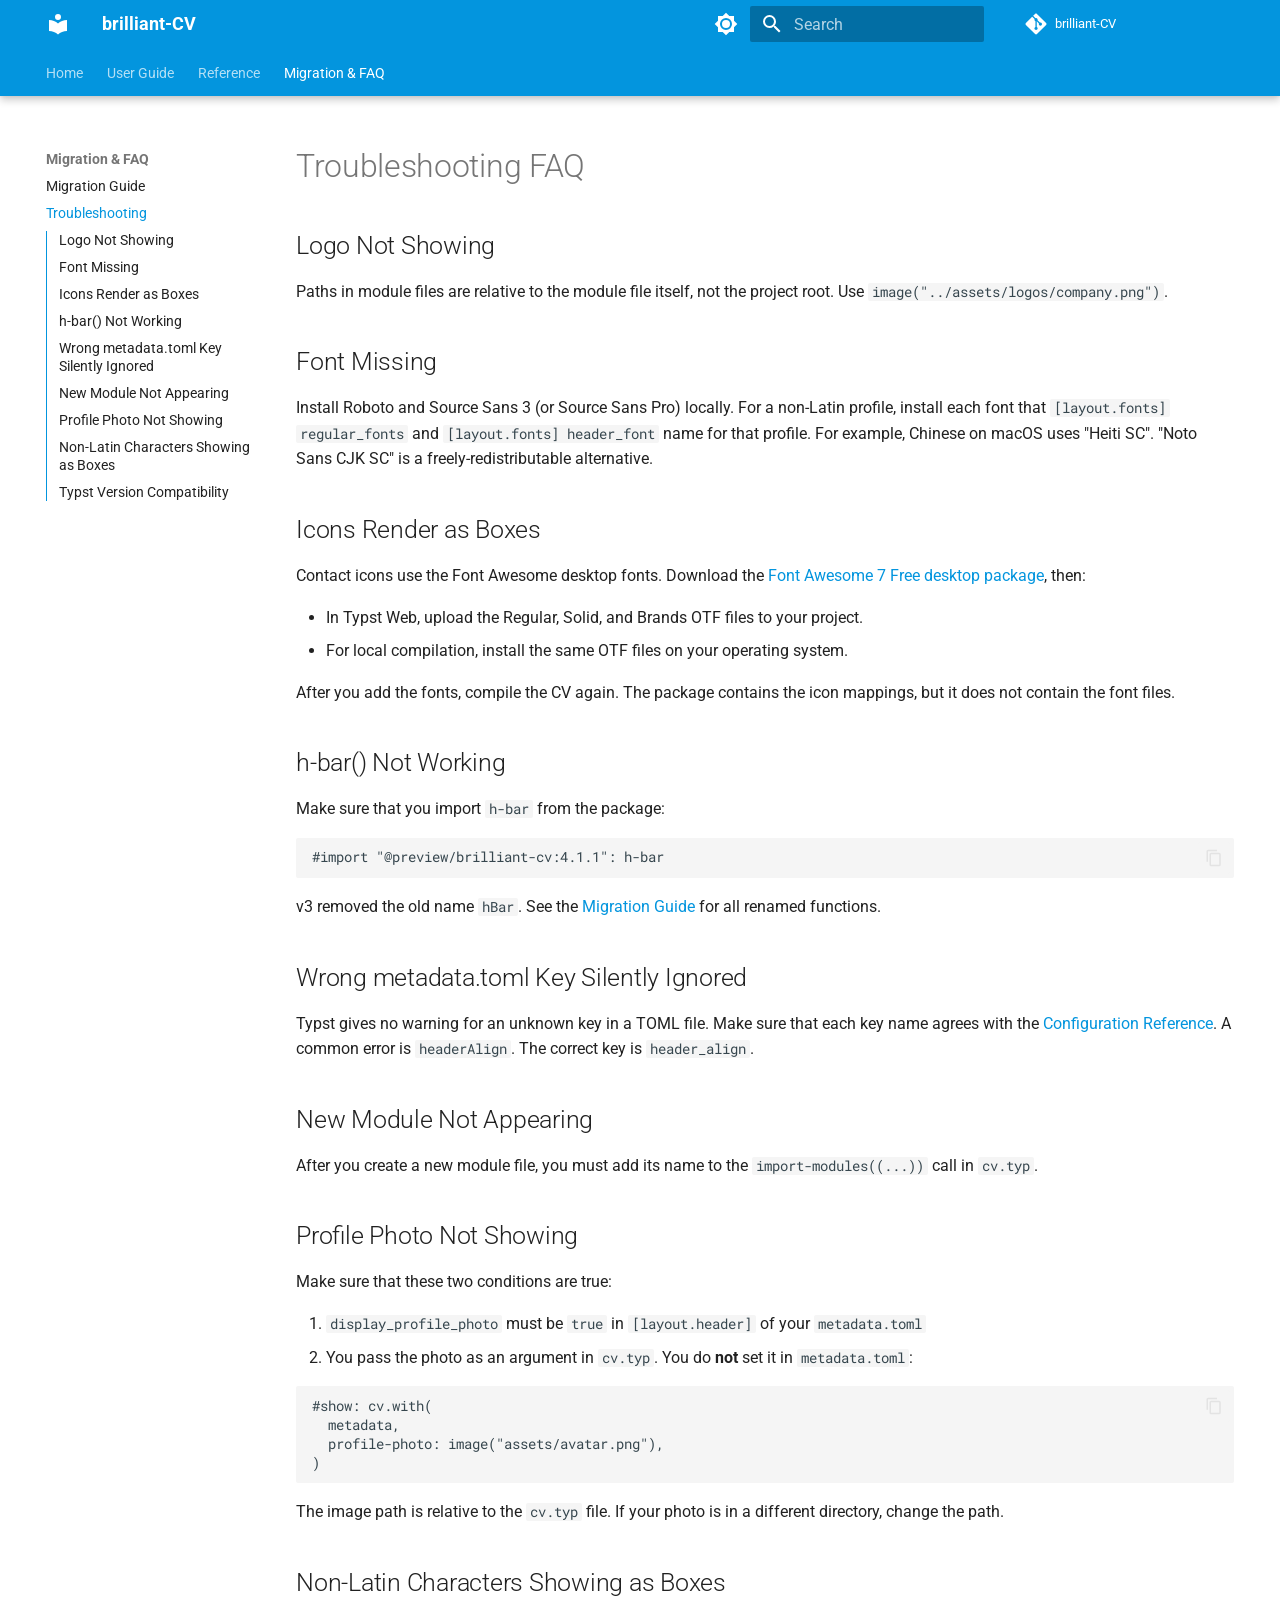
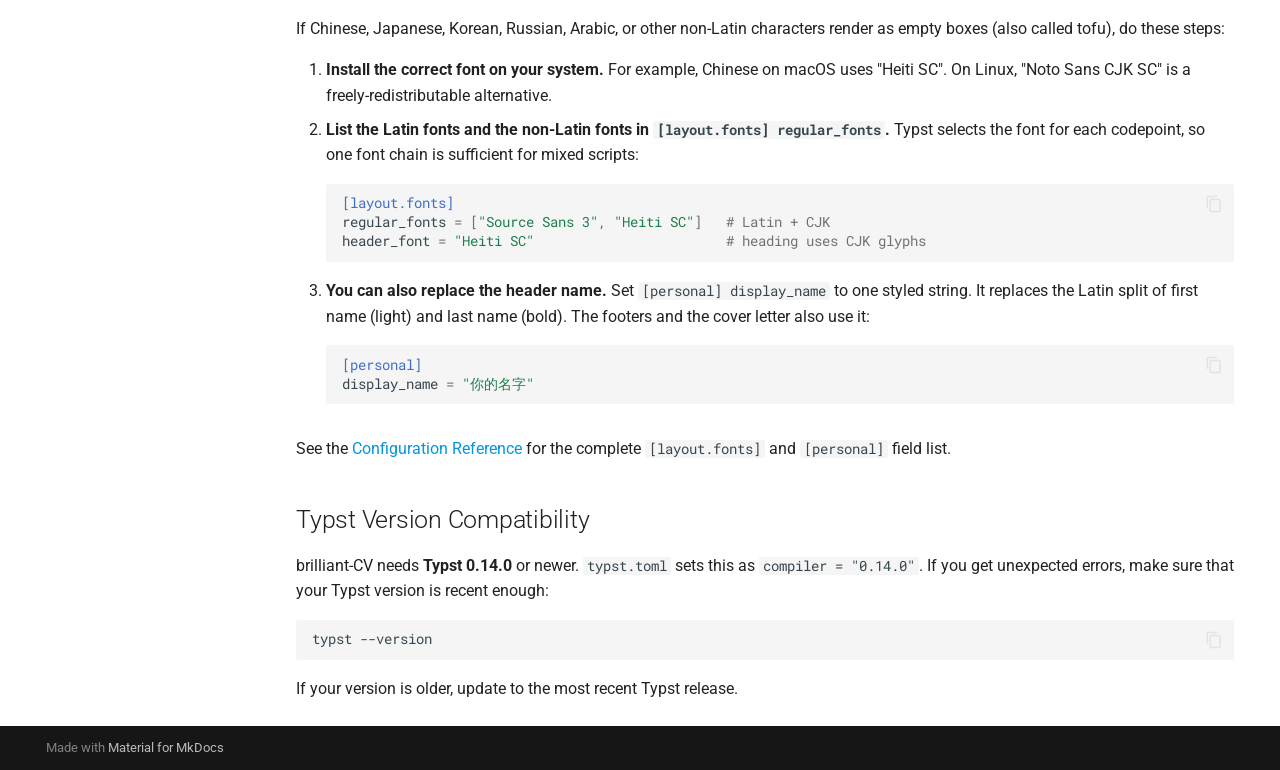
<file: troubleshooting/index.html>
<!DOCTYPE html><html lang="en" class="no-js"><head>
    
      <meta charset="utf-8">
      <meta name="viewport" content="width=device-width,initial-scale=1">
      
        <meta name="description" content="A modern, modular CV template for Typst">
      
      
      
        <link rel="canonical" href="https://yunanwg.github.io/brilliant-CV/troubleshooting/">
      
      
        <link rel="prev" href="../migration/">
      
      
      
        
      
      
      <link rel="icon" href="../assets/images/favicon.png">
      <meta name="generator" content="mkdocs-1.6.1, mkdocs-material-9.7.7">
    
    
      
        <title>Troubleshooting - brilliant-CV</title>
      
    
    
      <link rel="stylesheet" href="../assets/stylesheets/main.ec1eaa64.min.css">
      
        
        <link rel="stylesheet" href="../assets/stylesheets/palette.ab4e12ef.min.css">
      
      


    
    
      
    
    
      
        
        
        <link rel="preconnect" href="https://fonts.gstatic.com" crossorigin="">
        <link rel="stylesheet" href="https://fonts.googleapis.com/css?family=Roboto:300,300i,400,400i,700,700i%7CRoboto+Mono:400,400i,700,700i&amp;display=fallback">
        <style>:root{--md-text-font:"Roboto";--md-code-font:"Roboto Mono"}</style>
      
    
    
      <link rel="stylesheet" href="../stylesheets/extra.css">
    
    <script>__md_scope=new URL("..",location),__md_hash=e=>[...e].reduce(((e,_)=>(e<<5)-e+_.charCodeAt(0)),0),__md_get=(e,_=localStorage,t=__md_scope)=>JSON.parse(_.getItem(t.pathname+"."+e)),__md_set=(e,_,t=localStorage,a=__md_scope)=>{try{t.setItem(a.pathname+"."+e,JSON.stringify(_))}catch(e){}}</script>
    
      

    
    
  <link href="../assets/stylesheets/glightbox.min.css" rel="stylesheet"><script src="../assets/javascripts/glightbox.min.js"></script><style id="glightbox-style">
            html.glightbox-open { overflow: initial; height: 100%; }
            .gslide-title { margin-top: 0px; user-select: text; }
            .gslide-desc { color: #666; user-select: text; }
            .gslide-image img { background: white; }
            .gscrollbar-fixer { padding-right: 15px; }
            .gdesc-inner { font-size: 0.75rem; }
            body[data-md-color-scheme="slate"] .gdesc-inner { background: var(--md-default-bg-color); }
            body[data-md-color-scheme="slate"] .gslide-title { color: var(--md-default-fg-color); }
            body[data-md-color-scheme="slate"] .gslide-desc { color: var(--md-default-fg-color); }
        </style></head>
  
  
    
    
      
    
    
    
    
    <body dir="ltr" data-md-color-scheme="default" data-md-color-primary="custom" data-md-color-accent="indigo">
  
    
    <input class="md-toggle" data-md-toggle="drawer" type="checkbox" id="__drawer" autocomplete="off">
    <input class="md-toggle" data-md-toggle="search" type="checkbox" id="__search" autocomplete="off">
    <label class="md-overlay" for="__drawer"></label>
    <div data-md-component="skip">
      
        
        <a href="#troubleshooting-faq" class="md-skip">
          Skip to content
        </a>
      
    </div>
    <div data-md-component="announce">
      
    </div>
    
    
      

  

<header class="md-header md-header--shadow md-header--lifted" data-md-component="header">
  <nav class="md-header__inner md-grid" aria-label="Header">
    <a href=".." title="brilliant-CV" class="md-header__button md-logo" aria-label="brilliant-CV" data-md-component="logo">
      
  
  <svg xmlns="http://www.w3.org/2000/svg" viewBox="0 0 24 24"><path d="M12 8a3 3 0 0 0 3-3 3 3 0 0 0-3-3 3 3 0 0 0-3 3 3 3 0 0 0 3 3m0 3.54C9.64 9.35 6.5 8 3 8v11c3.5 0 6.64 1.35 9 3.54 2.36-2.19 5.5-3.54 9-3.54V8c-3.5 0-6.64 1.35-9 3.54"></path></svg>

    </a>
    <label class="md-header__button md-icon" for="__drawer">
      
      <svg xmlns="http://www.w3.org/2000/svg" viewBox="0 0 24 24"><path d="M3 6h18v2H3zm0 5h18v2H3zm0 5h18v2H3z"></path></svg>
    </label>
    <div class="md-header__title" data-md-component="header-title">
      <div class="md-header__ellipsis">
        <div class="md-header__topic">
          <span class="md-ellipsis">
            brilliant-CV
          </span>
        </div>
        <div class="md-header__topic" data-md-component="header-topic">
          <span class="md-ellipsis">
            
              Troubleshooting
            
          </span>
        </div>
      </div>
    </div>
    
      
        <form class="md-header__option" data-md-component="palette">
  
    
    
    
    <input class="md-option" data-md-color-media="" data-md-color-scheme="default" data-md-color-primary="custom" data-md-color-accent="indigo" aria-label="Switch to dark mode" type="radio" name="__palette" id="__palette_0">
    
      <label class="md-header__button md-icon" title="Switch to dark mode" for="__palette_1" hidden="">
        <svg xmlns="http://www.w3.org/2000/svg" viewBox="0 0 24 24"><path d="M12 8a4 4 0 0 0-4 4 4 4 0 0 0 4 4 4 4 0 0 0 4-4 4 4 0 0 0-4-4m0 10a6 6 0 0 1-6-6 6 6 0 0 1 6-6 6 6 0 0 1 6 6 6 6 0 0 1-6 6m8-9.31V4h-4.69L12 .69 8.69 4H4v4.69L.69 12 4 15.31V20h4.69L12 23.31 15.31 20H20v-4.69L23.31 12z"></path></svg>
      </label>
    
  
    
    
    
    <input class="md-option" data-md-color-media="" data-md-color-scheme="slate" data-md-color-primary="custom" data-md-color-accent="indigo" aria-label="Switch to light mode" type="radio" name="__palette" id="__palette_1">
    
      <label class="md-header__button md-icon" title="Switch to light mode" for="__palette_0" hidden="">
        <svg xmlns="http://www.w3.org/2000/svg" viewBox="0 0 24 24"><path d="M12 18c-.89 0-1.74-.2-2.5-.55C11.56 16.5 13 14.42 13 12s-1.44-4.5-3.5-5.45C10.26 6.2 11.11 6 12 6a6 6 0 0 1 6 6 6 6 0 0 1-6 6m8-9.31V4h-4.69L12 .69 8.69 4H4v4.69L.69 12 4 15.31V20h4.69L12 23.31 15.31 20H20v-4.69L23.31 12z"></path></svg>
      </label>
    
  
</form>
      
    
    
      <script>var palette=__md_get("__palette");if(palette&&palette.color){if("(prefers-color-scheme)"===palette.color.media){var media=matchMedia("(prefers-color-scheme: light)"),input=document.querySelector(media.matches?"[data-md-color-media='(prefers-color-scheme: light)']":"[data-md-color-media='(prefers-color-scheme: dark)']");palette.color.media=input.getAttribute("data-md-color-media"),palette.color.scheme=input.getAttribute("data-md-color-scheme"),palette.color.primary=input.getAttribute("data-md-color-primary"),palette.color.accent=input.getAttribute("data-md-color-accent")}for(var[key,value]of Object.entries(palette.color))document.body.setAttribute("data-md-color-"+key,value)}</script>
    
    
    
      
      
        <label class="md-header__button md-icon" for="__search">
          
          <svg xmlns="http://www.w3.org/2000/svg" viewBox="0 0 24 24"><path d="M9.5 3A6.5 6.5 0 0 1 16 9.5c0 1.61-.59 3.09-1.56 4.23l.27.27h.79l5 5-1.5 1.5-5-5v-.79l-.27-.27A6.52 6.52 0 0 1 9.5 16 6.5 6.5 0 0 1 3 9.5 6.5 6.5 0 0 1 9.5 3m0 2C7 5 5 7 5 9.5S7 14 9.5 14 14 12 14 9.5 12 5 9.5 5"></path></svg>
        </label>
        <div class="md-search" data-md-component="search" role="dialog">
  <label class="md-search__overlay" for="__search"></label>
  <div class="md-search__inner" role="search">
    <form class="md-search__form" name="search">
      <input type="text" class="md-search__input" name="query" aria-label="Search" placeholder="Search" autocapitalize="off" autocorrect="off" autocomplete="off" spellcheck="false" data-md-component="search-query" required="">
      <label class="md-search__icon md-icon" for="__search">
        
        <svg xmlns="http://www.w3.org/2000/svg" viewBox="0 0 24 24"><path d="M9.5 3A6.5 6.5 0 0 1 16 9.5c0 1.61-.59 3.09-1.56 4.23l.27.27h.79l5 5-1.5 1.5-5-5v-.79l-.27-.27A6.52 6.52 0 0 1 9.5 16 6.5 6.5 0 0 1 3 9.5 6.5 6.5 0 0 1 9.5 3m0 2C7 5 5 7 5 9.5S7 14 9.5 14 14 12 14 9.5 12 5 9.5 5"></path></svg>
        
        <svg xmlns="http://www.w3.org/2000/svg" viewBox="0 0 24 24"><path d="M20 11v2H8l5.5 5.5-1.42 1.42L4.16 12l7.92-7.92L13.5 5.5 8 11z"></path></svg>
      </label>
      <nav class="md-search__options" aria-label="Search">
        
        <button type="reset" class="md-search__icon md-icon" title="Clear" aria-label="Clear" tabindex="-1">
          
          <svg xmlns="http://www.w3.org/2000/svg" viewBox="0 0 24 24"><path d="M19 6.41 17.59 5 12 10.59 6.41 5 5 6.41 10.59 12 5 17.59 6.41 19 12 13.41 17.59 19 19 17.59 13.41 12z"></path></svg>
        </button>
      </nav>
      
        <div class="md-search__suggest" data-md-component="search-suggest"></div>
      
    </form>
    <div class="md-search__output">
      <div class="md-search__scrollwrap" tabindex="0" data-md-scrollfix="">
        <div class="md-search-result" data-md-component="search-result">
          <div class="md-search-result__meta">
            Initializing search
          </div>
          <ol class="md-search-result__list" role="presentation"></ol>
        </div>
      </div>
    </div>
  </div>
</div>
      
    
    
      <div class="md-header__source">
        <a href="https://github.com/yunanwg/brilliant-CV" title="Go to repository" class="md-source" data-md-component="source">
  <div class="md-source__icon md-icon">
    
    <svg xmlns="http://www.w3.org/2000/svg" viewBox="0 0 448 512"><!--! Font Awesome Free 7.1.0 by @fontawesome - https://fontawesome.com License - https://fontawesome.com/license/free (Icons: CC BY 4.0, Fonts: SIL OFL 1.1, Code: MIT License) Copyright 2025 Fonticons, Inc.--><path d="M439.6 236.1 244 40.5c-5.4-5.5-12.8-8.5-20.4-8.5s-15 3-20.4 8.4L162.5 81l51.5 51.5c27.1-9.1 52.7 16.8 43.4 43.7l49.7 49.7c34.2-11.8 61.2 31 35.5 56.7-26.5 26.5-70.2-2.9-56-37.3L240.3 199v121.9c25.3 12.5 22.3 41.8 9.1 55-6.4 6.4-15.2 10.1-24.3 10.1s-17.8-3.6-24.3-10.1c-17.6-17.6-11.1-46.9 11.2-56v-123c-20.8-8.5-24.6-30.7-18.6-45L142.6 101 8.5 235.1C3 240.6 0 247.9 0 255.5s3 15 8.5 20.4l195.6 195.7c5.4 5.4 12.7 8.4 20.4 8.4s15-3 20.4-8.4l194.7-194.7c5.4-5.4 8.4-12.8 8.4-20.4s-3-15-8.4-20.4"></path></svg>
  </div>
  <div class="md-source__repository">
    brilliant-CV
  </div>
</a>
      </div>
    
  </nav>
  
    
      
<nav class="md-tabs" aria-label="Tabs" data-md-component="tabs">
  <div class="md-grid">
    <ul class="md-tabs__list">
      
        
  
  
  
  
    <li class="md-tabs__item">
      <a href=".." class="md-tabs__link">
        
  
  
    
  
  Home

      </a>
    </li>
  

      
        
  
  
  
  
    
    
      <li class="md-tabs__item">
        <a href="../getting-started/" class="md-tabs__link">
          
  
  
  User Guide

        </a>
      </li>
    
  

      
        
  
  
  
  
    
    
      <li class="md-tabs__item">
        <a href="../configuration/" class="md-tabs__link">
          
  
  
  Reference

        </a>
      </li>
    
  

      
        
  
  
  
    
  
  
    
    
      <li class="md-tabs__item md-tabs__item--active">
        <a href="../migration/" class="md-tabs__link">
          
  
  
  Migration &amp; FAQ

        </a>
      </li>
    
  

      
    </ul>
  </div>
</nav>
    
  
</header>
    
    <div class="md-container" data-md-component="container">
      
      
        
      
      <main class="md-main" data-md-component="main">
        <div class="md-main__inner md-grid">
          
            
              
              <div class="md-sidebar md-sidebar--primary" data-md-component="sidebar" data-md-type="navigation">
                <div class="md-sidebar__scrollwrap">
                  <div class="md-sidebar__inner">
                    


  


  

<nav class="md-nav md-nav--primary md-nav--lifted md-nav--integrated" aria-label="Navigation" data-md-level="0">
  <label class="md-nav__title" for="__drawer">
    <a href=".." title="brilliant-CV" class="md-nav__button md-logo" aria-label="brilliant-CV" data-md-component="logo">
      
  
  <svg xmlns="http://www.w3.org/2000/svg" viewBox="0 0 24 24"><path d="M12 8a3 3 0 0 0 3-3 3 3 0 0 0-3-3 3 3 0 0 0-3 3 3 3 0 0 0 3 3m0 3.54C9.64 9.35 6.5 8 3 8v11c3.5 0 6.64 1.35 9 3.54 2.36-2.19 5.5-3.54 9-3.54V8c-3.5 0-6.64 1.35-9 3.54"></path></svg>

    </a>
    brilliant-CV
  </label>
  
    <div class="md-nav__source">
      <a href="https://github.com/yunanwg/brilliant-CV" title="Go to repository" class="md-source" data-md-component="source">
  <div class="md-source__icon md-icon">
    
    <svg xmlns="http://www.w3.org/2000/svg" viewBox="0 0 448 512"><!--! Font Awesome Free 7.1.0 by @fontawesome - https://fontawesome.com License - https://fontawesome.com/license/free (Icons: CC BY 4.0, Fonts: SIL OFL 1.1, Code: MIT License) Copyright 2025 Fonticons, Inc.--><path d="M439.6 236.1 244 40.5c-5.4-5.5-12.8-8.5-20.4-8.5s-15 3-20.4 8.4L162.5 81l51.5 51.5c27.1-9.1 52.7 16.8 43.4 43.7l49.7 49.7c34.2-11.8 61.2 31 35.5 56.7-26.5 26.5-70.2-2.9-56-37.3L240.3 199v121.9c25.3 12.5 22.3 41.8 9.1 55-6.4 6.4-15.2 10.1-24.3 10.1s-17.8-3.6-24.3-10.1c-17.6-17.6-11.1-46.9 11.2-56v-123c-20.8-8.5-24.6-30.7-18.6-45L142.6 101 8.5 235.1C3 240.6 0 247.9 0 255.5s3 15 8.5 20.4l195.6 195.7c5.4 5.4 12.7 8.4 20.4 8.4s15-3 20.4-8.4l194.7-194.7c5.4-5.4 8.4-12.8 8.4-20.4s-3-15-8.4-20.4"></path></svg>
  </div>
  <div class="md-source__repository">
    brilliant-CV
  </div>
</a>
    </div>
  
  <ul class="md-nav__list" data-md-scrollfix="">
    
      
      
  
  
  
  
    <li class="md-nav__item">
      <a href=".." class="md-nav__link">
        
  
  
  <span class="md-ellipsis">
    
  
    Home
  

    
  </span>
  
  

      </a>
    </li>
  

    
      
      
  
  
  
  
    
    
    
    
      
      
        
      
    
    
    <li class="md-nav__item md-nav__item--nested">
      
        
        
        <input class="md-nav__toggle md-toggle " type="checkbox" id="__nav_2">
        
          
          <label class="md-nav__link" for="__nav_2" id="__nav_2_label" tabindex="0">
            
  
  
  <span class="md-ellipsis">
    
  
    User Guide
  

    
  </span>
  
  

            <span class="md-nav__icon md-icon"></span>
          </label>
        
        <nav class="md-nav" data-md-level="1" aria-labelledby="__nav_2_label" aria-expanded="false">
          <label class="md-nav__title" for="__nav_2">
            <span class="md-nav__icon md-icon"></span>
            
  
    User Guide
  

          </label>
          <ul class="md-nav__list" data-md-scrollfix="">
            
              
                
  
  
  
  
    <li class="md-nav__item">
      <a href="../getting-started/" class="md-nav__link">
        
  
  
  <span class="md-ellipsis">
    
  
    Getting Started
  

    
  </span>
  
  

      </a>
    </li>
  

              
            
              
                
  
  
  
  
    <li class="md-nav__item">
      <a href="../components/" class="md-nav__link">
        
  
  
  <span class="md-ellipsis">
    
  
    Components
  

    
  </span>
  
  

      </a>
    </li>
  

              
            
              
                
  
  
  
  
    <li class="md-nav__item">
      <a href="../recipes/" class="md-nav__link">
        
  
  
  <span class="md-ellipsis">
    
  
    Recipes
  

    
  </span>
  
  

      </a>
    </li>
  

              
            
          </ul>
        </nav>
      
    </li>
  

    
      
      
  
  
  
  
    
    
    
    
      
      
        
      
    
    
    <li class="md-nav__item md-nav__item--nested">
      
        
        
        <input class="md-nav__toggle md-toggle " type="checkbox" id="__nav_3">
        
          
          <label class="md-nav__link" for="__nav_3" id="__nav_3_label" tabindex="0">
            
  
  
  <span class="md-ellipsis">
    
  
    Reference
  

    
  </span>
  
  

            <span class="md-nav__icon md-icon"></span>
          </label>
        
        <nav class="md-nav" data-md-level="1" aria-labelledby="__nav_3_label" aria-expanded="false">
          <label class="md-nav__title" for="__nav_3">
            <span class="md-nav__icon md-icon"></span>
            
  
    Reference
  

          </label>
          <ul class="md-nav__list" data-md-scrollfix="">
            
              
                
  
  
  
  
    <li class="md-nav__item">
      <a href="../configuration/" class="md-nav__link">
        
  
  
  <span class="md-ellipsis">
    
  
    Configuration
  

    
  </span>
  
  

      </a>
    </li>
  

              
            
              
                
  
  
  
  
    <li class="md-nav__item">
      <a href="../api-reference/" class="md-nav__link">
        
  
  
  <span class="md-ellipsis">
    
  
    API Reference
  

    
  </span>
  
  

      </a>
    </li>
  

              
            
          </ul>
        </nav>
      
    </li>
  

    
      
      
  
  
    
  
  
  
    
    
    
    
      
        
        
      
      
        
      
    
    
    <li class="md-nav__item md-nav__item--active md-nav__item--section md-nav__item--nested">
      
        
        
        <input class="md-nav__toggle md-toggle " type="checkbox" id="__nav_4" checked="">
        
          
          <label class="md-nav__link" for="__nav_4" id="__nav_4_label" tabindex="">
            
  
  
  <span class="md-ellipsis">
    
  
    Migration &amp; FAQ
  

    
  </span>
  
  

            <span class="md-nav__icon md-icon"></span>
          </label>
        
        <nav class="md-nav" data-md-level="1" aria-labelledby="__nav_4_label" aria-expanded="true">
          <label class="md-nav__title" for="__nav_4">
            <span class="md-nav__icon md-icon"></span>
            
  
    Migration &amp; FAQ
  

          </label>
          <ul class="md-nav__list" data-md-scrollfix="">
            
              
                
  
  
  
  
    <li class="md-nav__item">
      <a href="../migration/" class="md-nav__link">
        
  
  
  <span class="md-ellipsis">
    
  
    Migration Guide
  

    
  </span>
  
  

      </a>
    </li>
  

              
            
              
                
  
  
    
  
  
  
    <li class="md-nav__item md-nav__item--active">
      
      <input class="md-nav__toggle md-toggle" type="checkbox" id="__toc">
      
      
        
      
      
        <label class="md-nav__link md-nav__link--active" for="__toc">
          
  
  
  <span class="md-ellipsis">
    
  
    Troubleshooting
  

    
  </span>
  
  

          <span class="md-nav__icon md-icon"></span>
        </label>
      
      <a href="./" class="md-nav__link md-nav__link--active">
        
  
  
  <span class="md-ellipsis">
    
  
    Troubleshooting
  

    
  </span>
  
  

      </a>
      
        

<nav class="md-nav md-nav--secondary" aria-label="Table of contents">
  
  
  
    
  
  
    <label class="md-nav__title" for="__toc">
      <span class="md-nav__icon md-icon"></span>
      Table of contents
    </label>
    <ul class="md-nav__list" data-md-component="toc" data-md-scrollfix="">
      
        <li class="md-nav__item">
  <a href="#logo-not-showing" class="md-nav__link">
    <span class="md-ellipsis">
      
        Logo Not Showing
      
    </span>
  </a>
  
</li>
      
        <li class="md-nav__item">
  <a href="#font-missing" class="md-nav__link">
    <span class="md-ellipsis">
      
        Font Missing
      
    </span>
  </a>
  
</li>
      
        <li class="md-nav__item">
  <a href="#icons-render-as-boxes" class="md-nav__link">
    <span class="md-ellipsis">
      
        Icons Render as Boxes
      
    </span>
  </a>
  
</li>
      
        <li class="md-nav__item">
  <a href="#h-bar-not-working" class="md-nav__link">
    <span class="md-ellipsis">
      
        h-bar() Not Working
      
    </span>
  </a>
  
</li>
      
        <li class="md-nav__item">
  <a href="#wrong-metadatatoml-key-silently-ignored" class="md-nav__link">
    <span class="md-ellipsis">
      
        Wrong metadata.toml Key Silently Ignored
      
    </span>
  </a>
  
</li>
      
        <li class="md-nav__item">
  <a href="#new-module-not-appearing" class="md-nav__link">
    <span class="md-ellipsis">
      
        New Module Not Appearing
      
    </span>
  </a>
  
</li>
      
        <li class="md-nav__item">
  <a href="#profile-photo-not-showing" class="md-nav__link">
    <span class="md-ellipsis">
      
        Profile Photo Not Showing
      
    </span>
  </a>
  
</li>
      
        <li class="md-nav__item">
  <a href="#non-latin-characters-showing-as-boxes" class="md-nav__link">
    <span class="md-ellipsis">
      
        Non-Latin Characters Showing as Boxes
      
    </span>
  </a>
  
</li>
      
        <li class="md-nav__item">
  <a href="#typst-version-compatibility" class="md-nav__link">
    <span class="md-ellipsis">
      
        Typst Version Compatibility
      
    </span>
  </a>
  
</li>
      
    </ul>
  
</nav>
      
    </li>
  

              
            
          </ul>
        </nav>
      
    </li>
  

    
  </ul>
</nav>
                  </div>
                </div>
              </div>
            
            
          
          
            <div class="md-content" data-md-component="content">
              
              <article class="md-content__inner md-typeset">
                
                  


  
  


<h1 id="troubleshooting-faq">Troubleshooting FAQ<a class="headerlink" href="#troubleshooting-faq" title="Permanent link">¶</a></h1>
<h2 id="logo-not-showing">Logo Not Showing<a class="headerlink" href="#logo-not-showing" title="Permanent link">¶</a></h2>
<p>Paths in module files are relative to the module file itself, not the project root. Use <code>image("../assets/logos/company.png")</code>.</p>
<h2 id="font-missing">Font Missing<a class="headerlink" href="#font-missing" title="Permanent link">¶</a></h2>
<p>Install Roboto and Source Sans 3 (or Source Sans Pro) locally. For a non-Latin profile, install each font that <code>[layout.fonts] regular_fonts</code> and <code>[layout.fonts] header_font</code> name for that profile. For example, Chinese on macOS uses "Heiti SC". "Noto Sans CJK SC" is a freely-redistributable alternative.</p>
<h2 id="icons-render-as-boxes">Icons Render as Boxes<a class="headerlink" href="#icons-render-as-boxes" title="Permanent link">¶</a></h2>
<p>Contact icons use the Font Awesome desktop fonts. Download the
<a href="https://fontawesome.com/download">Font Awesome 7 Free desktop package</a>, then:</p>
<ul>
<li>In Typst Web, upload the Regular, Solid, and Brands OTF files to your project.</li>
<li>For local compilation, install the same OTF files on your operating system.</li>
</ul>
<p>After you add the fonts, compile the CV again. The package contains the icon
mappings, but it does not contain the font files.</p>
<h2 id="h-bar-not-working">h-bar() Not Working<a class="headerlink" href="#h-bar-not-working" title="Permanent link">¶</a></h2>
<p>Make sure that you import <code>h-bar</code> from the package:</p>
<div class="highlight"><pre><span></span><code><a id="__codelineno-0-1" name="__codelineno-0-1" href="#__codelineno-0-1"></a>#import "@preview/brilliant-cv:4.1.1": h-bar
</code></pre></div>
<p>v3 removed the old name <code>hBar</code>. See the <a href="../migration/">Migration Guide</a> for all renamed functions.</p>
<h2 id="wrong-metadatatoml-key-silently-ignored">Wrong metadata.toml Key Silently Ignored<a class="headerlink" href="#wrong-metadatatoml-key-silently-ignored" title="Permanent link">¶</a></h2>
<p>Typst gives no warning for an unknown key in a TOML file. Make sure that each key name agrees with the <a href="../configuration/">Configuration Reference</a>. A common error is <code>headerAlign</code>. The correct key is <code>header_align</code>.</p>
<h2 id="new-module-not-appearing">New Module Not Appearing<a class="headerlink" href="#new-module-not-appearing" title="Permanent link">¶</a></h2>
<p>After you create a new module file, you must add its name to the <code>import-modules((...))</code> call in <code>cv.typ</code>.</p>
<h2 id="profile-photo-not-showing">Profile Photo Not Showing<a class="headerlink" href="#profile-photo-not-showing" title="Permanent link">¶</a></h2>
<p>Make sure that these two conditions are true:</p>
<ol>
<li><code>display_profile_photo</code> must be <code>true</code> in <code>[layout.header]</code> of your <code>metadata.toml</code></li>
<li>You pass the photo as an argument in <code>cv.typ</code>. You do <strong>not</strong> set it in <code>metadata.toml</code>:</li>
</ol>
<div class="highlight"><pre><span></span><code><a id="__codelineno-1-1" name="__codelineno-1-1" href="#__codelineno-1-1"></a>#show: cv.with(
<a id="__codelineno-1-2" name="__codelineno-1-2" href="#__codelineno-1-2"></a>  metadata,
<a id="__codelineno-1-3" name="__codelineno-1-3" href="#__codelineno-1-3"></a>  profile-photo: image("assets/avatar.png"),
<a id="__codelineno-1-4" name="__codelineno-1-4" href="#__codelineno-1-4"></a>)
</code></pre></div>
<p>The image path is relative to the <code>cv.typ</code> file. If your photo is in a different directory, change the path.</p>
<h2 id="non-latin-characters-showing-as-boxes">Non-Latin Characters Showing as Boxes<a class="headerlink" href="#non-latin-characters-showing-as-boxes" title="Permanent link">¶</a></h2>
<p>If Chinese, Japanese, Korean, Russian, Arabic, or other non-Latin characters render as empty boxes (also called tofu), do these steps:</p>
<ol>
<li><strong>Install the correct font on your system.</strong> For example, Chinese on macOS uses "Heiti SC". On Linux, "Noto Sans CJK SC" is a freely-redistributable alternative.</li>
<li>
<p><strong>List the Latin fonts and the non-Latin fonts in <code>[layout.fonts] regular_fonts</code>.</strong> Typst selects the font for each codepoint, so one font chain is sufficient for mixed scripts:</p>
<div class="highlight"><pre><span></span><code><a id="__codelineno-2-1" name="__codelineno-2-1" href="#__codelineno-2-1"></a><span class="k">[layout.fonts]</span>
<a id="__codelineno-2-2" name="__codelineno-2-2" href="#__codelineno-2-2"></a><span class="n">regular_fonts</span><span class="w"> </span><span class="o">=</span><span class="w"> </span><span class="p">[</span><span class="s2">"Source Sans 3"</span><span class="p">,</span><span class="w"> </span><span class="s2">"Heiti SC"</span><span class="p">]</span><span class="w">   </span><span class="c1"># Latin + CJK</span>
<a id="__codelineno-2-3" name="__codelineno-2-3" href="#__codelineno-2-3"></a><span class="n">header_font</span><span class="w"> </span><span class="o">=</span><span class="w"> </span><span class="s2">"Heiti SC"</span><span class="w">                        </span><span class="c1"># heading uses CJK glyphs</span>
</code></pre></div>
</li>
<li>
<p><strong>You can also replace the header name.</strong> Set <code>[personal] display_name</code> to one styled string. It replaces the Latin split of first name (light) and last name (bold). The footers and the cover letter also use it:</p>
<div class="highlight"><pre><span></span><code><a id="__codelineno-3-1" name="__codelineno-3-1" href="#__codelineno-3-1"></a><span class="k">[personal]</span>
<a id="__codelineno-3-2" name="__codelineno-3-2" href="#__codelineno-3-2"></a><span class="n">display_name</span><span class="w"> </span><span class="o">=</span><span class="w"> </span><span class="s2">"你的名字"</span>
</code></pre></div>
</li>
</ol>
<p>See the <a href="../configuration/">Configuration Reference</a> for the complete <code>[layout.fonts]</code> and <code>[personal]</code> field list.</p>
<h2 id="typst-version-compatibility">Typst Version Compatibility<a class="headerlink" href="#typst-version-compatibility" title="Permanent link">¶</a></h2>
<p>brilliant-CV needs <strong>Typst 0.14.0</strong> or newer. <code>typst.toml</code> sets this as <code>compiler = "0.14.0"</code>. If you get unexpected errors, make sure that your Typst version is recent enough:</p>
<div class="highlight"><pre><span></span><code><a id="__codelineno-4-1" name="__codelineno-4-1" href="#__codelineno-4-1"></a>typst<span class="w"> </span>--version
</code></pre></div>
<p>If your version is older, update to the most recent Typst release.</p>












                
              </article>
            </div>
          
          
  <script>var tabs=__md_get("__tabs");if(Array.isArray(tabs))e:for(var set of document.querySelectorAll(".tabbed-set")){var labels=set.querySelector(".tabbed-labels");for(var tab of tabs)for(var label of labels.getElementsByTagName("label"))if(label.innerText.trim()===tab){var input=document.getElementById(label.htmlFor);input.checked=!0;continue e}}</script>

<script>var target=document.getElementById(location.hash.slice(1));target&&target.name&&(target.checked=target.name.startsWith("__tabbed_"))</script>
        </div>
        
          <button type="button" class="md-top md-icon" data-md-component="top" hidden="">
  
  <svg xmlns="http://www.w3.org/2000/svg" viewBox="0 0 24 24"><path d="M13 20h-2V8l-5.5 5.5-1.42-1.42L12 4.16l7.92 7.92-1.42 1.42L13 8z"></path></svg>
  Back to top
</button>
        
      </main>
      
        <footer class="md-footer">
  
  <div class="md-footer-meta md-typeset">
    <div class="md-footer-meta__inner md-grid">
      <div class="md-copyright">
  
  
    Made with
    <a href="https://squidfunk.github.io/mkdocs-material/" target="_blank" rel="noopener">
      Material for MkDocs
    </a>
  
</div>
      
    </div>
  </div>
</footer>
      
    </div>
    <div class="md-dialog" data-md-component="dialog">
      <div class="md-dialog__inner md-typeset"></div>
    </div>
    
    
    
      
      
      <script id="__config" type="application/json">{"annotate": null, "base": "..", "features": ["search.suggest", "search.highlight", "content.code.copy", "content.code.annotate", "content.tabs.link", "navigation.instant", "navigation.tabs", "navigation.tabs.sticky", "navigation.sections", "navigation.top", "navigation.tracking", "toc.integrate"], "search": "../assets/javascripts/workers/search.2c215733.min.js", "tags": null, "translations": {"clipboard.copied": "Copied to clipboard", "clipboard.copy": "Copy to clipboard", "search.result.more.one": "1 more on this page", "search.result.more.other": "# more on this page", "search.result.none": "No matching documents", "search.result.one": "1 matching document", "search.result.other": "# matching documents", "search.result.placeholder": "Type to start searching", "search.result.term.missing": "Missing", "select.version": "Select version"}, "version": null}</script>
    
    
      <script src="../assets/javascripts/bundle.d7400e89.min.js"></script>
      
    
  
<script id="init-glightbox">const lightbox = GLightbox({"touchNavigation": true, "loop": false, "zoomable": true, "draggable": true, "openEffect": "zoom", "closeEffect": "zoom", "slideEffect": "slide"});
document$.subscribe(()=>{ lightbox.reload(); });
</script></body></html>
</file>
<file: stylesheets/extra.css>
[data-md-color-primary="custom"] {
  --md-primary-fg-color: #0395DE;
  --md-primary-fg-color--light: #5bb8f5;
  --md-primary-fg-color--dark: #0277bd;
}
</file>
<file: assets/stylesheets/main.ec1eaa64.min.css>
@charset "UTF-8";html{-webkit-text-size-adjust:none;-moz-text-size-adjust:none;text-size-adjust:none;box-sizing:border-box}*,:after,:before{box-sizing:inherit}@media (prefers-reduced-motion){*,:after,:before{transition:none!important}}body{margin:0}a,button,input,label{-webkit-tap-highlight-color:transparent}a{color:inherit;text-decoration:none}hr{border:0;box-sizing:initial;display:block;height:.05rem;overflow:visible;padding:0}small{font-size:80%}sub,sup{line-height:1em}img{border-style:none}table{border-collapse:initial;border-spacing:0}td,th{font-weight:400;vertical-align:top}button{background:#0000;border:0;font-family:inherit;font-size:inherit;margin:0;padding:0}input{border:0;outline:none}:root{--md-primary-fg-color:#4051b5;--md-primary-fg-color--light:#5d6cc0;--md-primary-fg-color--dark:#303fa1;--md-primary-bg-color:#fff;--md-primary-bg-color--light:#ffffffb3;--md-accent-fg-color:#526cfe;--md-accent-fg-color--transparent:#526cfe1a;--md-accent-bg-color:#fff;--md-accent-bg-color--light:#ffffffb3}[data-md-color-scheme=default]{color-scheme:light}[data-md-color-scheme=default] img[src$="#gh-dark-mode-only"],[data-md-color-scheme=default] img[src$="#only-dark"]{display:none}:root,[data-md-color-scheme=default]{--md-hue:225deg;--md-default-fg-color:#000000de;--md-default-fg-color--light:#0000008a;--md-default-fg-color--lighter:#00000052;--md-default-fg-color--lightest:#00000012;--md-default-bg-color:#fff;--md-default-bg-color--light:#ffffffb3;--md-default-bg-color--lighter:#ffffff4d;--md-default-bg-color--lightest:#ffffff1f;--md-code-fg-color:#36464e;--md-code-bg-color:#f5f5f5;--md-code-bg-color--light:#f5f5f5b3;--md-code-bg-color--lighter:#f5f5f54d;--md-code-hl-color:#4287ff;--md-code-hl-color--light:#4287ff1a;--md-code-hl-number-color:#d52a2a;--md-code-hl-special-color:#db1457;--md-code-hl-function-color:#a846b9;--md-code-hl-constant-color:#6e59d9;--md-code-hl-keyword-color:#3f6ec6;--md-code-hl-string-color:#1c7d4d;--md-code-hl-name-color:var(--md-code-fg-color);--md-code-hl-operator-color:var(--md-default-fg-color--light);--md-code-hl-punctuation-color:var(--md-default-fg-color--light);--md-code-hl-comment-color:var(--md-default-fg-color--light);--md-code-hl-generic-color:var(--md-default-fg-color--light);--md-code-hl-variable-color:var(--md-default-fg-color--light);--md-typeset-color:var(--md-default-fg-color);--md-typeset-a-color:var(--md-primary-fg-color);--md-typeset-del-color:#f5503d26;--md-typeset-ins-color:#0bd57026;--md-typeset-kbd-color:#fafafa;--md-typeset-kbd-accent-color:#fff;--md-typeset-kbd-border-color:#b8b8b8;--md-typeset-mark-color:#ffff0080;--md-typeset-table-color:#0000001f;--md-typeset-table-color--light:rgba(0,0,0,.035);--md-admonition-fg-color:var(--md-default-fg-color);--md-admonition-bg-color:var(--md-default-bg-color);--md-warning-fg-color:#000000de;--md-warning-bg-color:#ff9;--md-footer-fg-color:#fff;--md-footer-fg-color--light:#ffffffb3;--md-footer-fg-color--lighter:#ffffff73;--md-footer-bg-color:#000000de;--md-footer-bg-color--dark:#00000052;--md-shadow-z1:0 0.2rem 0.5rem #0000000d,0 0 0.05rem #0000001a;--md-shadow-z2:0 0.2rem 0.5rem #0000001a,0 0 0.05rem #00000040;--md-shadow-z3:0 0.2rem 0.5rem #0003,0 0 0.05rem #00000059}.md-icon svg{fill:currentcolor;display:block;height:1.2rem;width:1.2rem}body{-webkit-font-smoothing:antialiased;-moz-osx-font-smoothing:grayscale;--md-text-font-family:var(--md-text-font,_),-apple-system,BlinkMacSystemFont,Helvetica,Arial,sans-serif;--md-code-font-family:var(--md-code-font,_),SFMono-Regular,Consolas,Menlo,monospace}aside,body,input{font-feature-settings:"kern","liga";color:var(--md-typeset-color);font-family:var(--md-text-font-family)}code,kbd,pre{font-feature-settings:"kern";font-family:var(--md-code-font-family)}:root{--md-typeset-table-sort-icon:url('data:image/svg+xml;charset=utf-8,<svg xmlns="http://www.w3.org/2000/svg" viewBox="0 0 24 24"><path d="m18 21-4-4h3V7h-3l4-4 4 4h-3v10h3M2 19v-2h10v2M2 13v-2h7v2M2 7V5h4v2z"/></svg>');--md-typeset-table-sort-icon--asc:url('data:image/svg+xml;charset=utf-8,<svg xmlns="http://www.w3.org/2000/svg" viewBox="0 0 24 24"><path d="M19 17h3l-4 4-4-4h3V3h2M2 17h10v2H2M6 5v2H2V5m0 6h7v2H2z"/></svg>');--md-typeset-table-sort-icon--desc:url('data:image/svg+xml;charset=utf-8,<svg xmlns="http://www.w3.org/2000/svg" viewBox="0 0 24 24"><path d="M19 7h3l-4-4-4 4h3v14h2M2 17h10v2H2M6 5v2H2V5m0 6h7v2H2z"/></svg>')}.md-typeset{-webkit-print-color-adjust:exact;color-adjust:exact;font-size:.8rem;line-height:1.6;overflow-wrap:break-word}@media print{.md-typeset{font-size:.68rem}}.md-typeset blockquote,.md-typeset dl,.md-typeset figure,.md-typeset ol,.md-typeset pre,.md-typeset ul{margin-bottom:1em;margin-top:1em}.md-typeset h1{color:var(--md-default-fg-color--light);font-size:2em;line-height:1.3;margin:0 0 1.25em}.md-typeset h1,.md-typeset h2{font-weight:300;letter-spacing:-.01em}.md-typeset h2{font-size:1.5625em;line-height:1.4;margin:1.6em 0 .64em}.md-typeset h3{font-size:1.25em;font-weight:400;letter-spacing:-.01em;line-height:1.5;margin:1.6em 0 .8em}.md-typeset h2+h3{margin-top:.8em}.md-typeset h4{font-weight:700;letter-spacing:-.01em;margin:1em 0}.md-typeset h5,.md-typeset h6{color:var(--md-default-fg-color--light);font-size:.8em;font-weight:700;letter-spacing:-.01em;margin:1.25em 0}.md-typeset h5{text-transform:uppercase}.md-typeset h5 code{text-transform:none}.md-typeset hr{border-bottom:.05rem solid var(--md-default-fg-color--lightest);display:flow-root;margin:1.5em 0}.md-typeset a{color:var(--md-typeset-a-color);word-break:break-word}.md-typeset a,.md-typeset a:before{transition:color 125ms}.md-typeset a:focus,.md-typeset a:hover{color:var(--md-accent-fg-color)}.md-typeset a:focus code,.md-typeset a:hover code{background-color:var(--md-accent-fg-color--transparent);color:var(--md-accent-fg-color)}.md-typeset a code{color:var(--md-typeset-a-color)}.md-typeset a.focus-visible{outline-color:var(--md-accent-fg-color);outline-offset:.2rem}.md-typeset code,.md-typeset kbd,.md-typeset pre{color:var(--md-code-fg-color);direction:ltr;font-variant-ligatures:none;transition:background-color 125ms}@media print{.md-typeset code,.md-typeset kbd,.md-typeset pre{white-space:pre-wrap}}.md-typeset code{background-color:var(--md-code-bg-color);border-radius:.1rem;-webkit-box-decoration-break:clone;box-decoration-break:clone;font-size:.85em;padding:0 .2941176471em;transition:color 125ms,background-color 125ms;word-break:break-word}.md-typeset code:not(.focus-visible){-webkit-tap-highlight-color:transparent;outline:none}.md-typeset pre{display:flow-root;line-height:1.4;position:relative}.md-typeset pre>code{-webkit-box-decoration-break:slice;box-decoration-break:slice;box-shadow:none;display:block;margin:0;outline-color:var(--md-accent-fg-color);overflow:auto;padding:.7720588235em 1.1764705882em;scrollbar-color:var(--md-default-fg-color--lighter) #0000;scrollbar-width:thin;touch-action:auto;word-break:normal}.md-typeset pre>code:hover{scrollbar-color:var(--md-accent-fg-color) #0000}.md-typeset pre>code::-webkit-scrollbar{height:.2rem;width:.2rem}.md-typeset pre>code::-webkit-scrollbar-thumb{background-color:var(--md-default-fg-color--lighter)}.md-typeset pre>code::-webkit-scrollbar-thumb:hover{background-color:var(--md-accent-fg-color)}.md-typeset kbd{background-color:var(--md-typeset-kbd-color);border-radius:.1rem;box-shadow:0 .1rem 0 .05rem var(--md-typeset-kbd-border-color),0 .1rem 0 var(--md-typeset-kbd-border-color),0 -.1rem .2rem var(--md-typeset-kbd-accent-color) inset;color:var(--md-default-fg-color);display:inline-block;font-size:.75em;padding:0 .6666666667em;vertical-align:text-top;word-break:break-word}.md-typeset mark{background-color:var(--md-typeset-mark-color);-webkit-box-decoration-break:clone;box-decoration-break:clone;color:inherit;word-break:break-word}.md-typeset abbr{cursor:help;text-decoration:none}.md-typeset [data-preview],.md-typeset abbr{border-bottom:.05rem dotted var(--md-default-fg-color--light)}.md-typeset small{opacity:.75}[dir=ltr] .md-typeset sub,[dir=ltr] .md-typeset sup{margin-left:.078125em}[dir=rtl] .md-typeset sub,[dir=rtl] .md-typeset sup{margin-right:.078125em}[dir=ltr] .md-typeset blockquote{padding-left:.6rem}[dir=rtl] .md-typeset blockquote{padding-right:.6rem}[dir=ltr] .md-typeset blockquote{border-left:.2rem solid var(--md-default-fg-color--lighter)}[dir=rtl] .md-typeset blockquote{border-right:.2rem solid var(--md-default-fg-color--lighter)}.md-typeset blockquote{color:var(--md-default-fg-color--light);margin-left:0;margin-right:0}.md-typeset ul{list-style-type:disc}.md-typeset ul[type]{list-style-type:revert-layer}[dir=ltr] .md-typeset ol,[dir=ltr] .md-typeset ul{margin-left:.625em}[dir=rtl] .md-typeset ol,[dir=rtl] .md-typeset ul{margin-right:.625em}.md-typeset ol,.md-typeset ul{padding:0}.md-typeset ol:not([hidden]),.md-typeset ul:not([hidden]){display:flow-root}.md-typeset ol ol,.md-typeset ul ol{list-style-type:lower-alpha}.md-typeset ol ol ol,.md-typeset ul ol ol{list-style-type:lower-roman}.md-typeset ol ol ol ol,.md-typeset ul ol ol ol{list-style-type:upper-alpha}.md-typeset ol ol ol ol ol,.md-typeset ul ol ol ol ol{list-style-type:upper-roman}.md-typeset ol[type],.md-typeset ul[type]{list-style-type:revert-layer}[dir=ltr] .md-typeset ol li,[dir=ltr] .md-typeset ul li{margin-left:1.25em}[dir=rtl] .md-typeset ol li,[dir=rtl] .md-typeset ul li{margin-right:1.25em}.md-typeset ol li,.md-typeset ul li{margin-bottom:.5em}.md-typeset ol li blockquote,.md-typeset ol li p,.md-typeset ul li blockquote,.md-typeset ul li p{margin:.5em 0}.md-typeset ol li:last-child,.md-typeset ul li:last-child{margin-bottom:0}[dir=ltr] .md-typeset ol li ol,[dir=ltr] .md-typeset ol li ul,[dir=ltr] .md-typeset ul li ol,[dir=ltr] .md-typeset ul li ul{margin-left:.625em}[dir=rtl] .md-typeset ol li ol,[dir=rtl] .md-typeset ol li ul,[dir=rtl] .md-typeset ul li ol,[dir=rtl] .md-typeset ul li ul{margin-right:.625em}.md-typeset ol li ol,.md-typeset ol li ul,.md-typeset ul li ol,.md-typeset ul li ul{margin-bottom:.5em;margin-top:.5em}[dir=ltr] .md-typeset dd{margin-left:1.875em}[dir=rtl] .md-typeset dd{margin-right:1.875em}.md-typeset dd{margin-bottom:1.5em;margin-top:1em}.md-typeset img,.md-typeset svg,.md-typeset video{height:auto;max-width:100%}.md-typeset img[align=left]{margin:1em 1em 1em 0}.md-typeset img[align=right]{margin:1em 0 1em 1em}.md-typeset img[align]:only-child{margin-top:0}.md-typeset figure{display:flow-root;margin:1em auto;max-width:100%;text-align:center;width:fit-content}.md-typeset figure img{display:block;margin:0 auto}.md-typeset figcaption{font-style:italic;margin:1em auto;max-width:24rem}.md-typeset iframe{max-width:100%}.md-typeset table:not([class]){background-color:var(--md-default-bg-color);border:.05rem solid var(--md-typeset-table-color);border-radius:.1rem;display:inline-block;font-size:.64rem;max-width:100%;overflow:auto;touch-action:auto}@media print{.md-typeset table:not([class]){display:table}}.md-typeset table:not([class])+*{margin-top:1.5em}.md-typeset table:not([class]) td>:first-child,.md-typeset table:not([class]) th>:first-child{margin-top:0}.md-typeset table:not([class]) td>:last-child,.md-typeset table:not([class]) th>:last-child{margin-bottom:0}.md-typeset table:not([class]) td:not([align]),.md-typeset table:not([class]) th:not([align]){text-align:left}[dir=rtl] .md-typeset table:not([class]) td:not([align]),[dir=rtl] .md-typeset table:not([class]) th:not([align]){text-align:right}.md-typeset table:not([class]) th{font-weight:700;min-width:5rem;padding:.9375em 1.25em;vertical-align:top}.md-typeset table:not([class]) td{border-top:.05rem solid var(--md-typeset-table-color);padding:.9375em 1.25em;vertical-align:top}.md-typeset table:not([class]) tbody tr{transition:background-color 125ms}.md-typeset table:not([class]) tbody tr:hover{background-color:var(--md-typeset-table-color--light);box-shadow:0 .05rem 0 var(--md-default-bg-color) inset}.md-typeset table:not([class]) a{word-break:normal}.md-typeset table th[role=columnheader]{cursor:pointer}[dir=ltr] .md-typeset table th[role=columnheader]:after{margin-left:.5em}[dir=rtl] .md-typeset table th[role=columnheader]:after{margin-right:.5em}.md-typeset table th[role=columnheader]:after{content:"";display:inline-block;height:1.2em;-webkit-mask-image:var(--md-typeset-table-sort-icon);mask-image:var(--md-typeset-table-sort-icon);-webkit-mask-repeat:no-repeat;mask-repeat:no-repeat;-webkit-mask-size:contain;mask-size:contain;transition:background-color 125ms;vertical-align:text-bottom;width:1.2em}.md-typeset table th[role=columnheader]:hover:after{background-color:var(--md-default-fg-color--lighter)}.md-typeset table th[role=columnheader][aria-sort=ascending]:after{background-color:var(--md-default-fg-color--light);-webkit-mask-image:var(--md-typeset-table-sort-icon--asc);mask-image:var(--md-typeset-table-sort-icon--asc)}.md-typeset table th[role=columnheader][aria-sort=descending]:after{background-color:var(--md-default-fg-color--light);-webkit-mask-image:var(--md-typeset-table-sort-icon--desc);mask-image:var(--md-typeset-table-sort-icon--desc)}.md-typeset__scrollwrap{margin:1em -.8rem;overflow-x:auto;touch-action:auto}.md-typeset__table{display:inline-block;margin-bottom:.5em;padding:0 .8rem}@media print{.md-typeset__table{display:block}}html .md-typeset__table table{display:table;margin:0;overflow:hidden;width:100%}@media screen and (max-width:44.984375em){.md-content__inner>pre{margin:1em -.8rem}.md-content__inner>pre code{border-radius:0}}.md-typeset .md-author{border-radius:100%;display:block;flex-shrink:0;height:1.6rem;overflow:hidden;position:relative;transition:color 125ms,transform 125ms;width:1.6rem}.md-typeset .md-author img{display:block}.md-typeset .md-author--more{background:var(--md-default-fg-color--lightest);color:var(--md-default-fg-color--lighter);font-size:.6rem;font-weight:700;line-height:1.6rem;text-align:center}.md-typeset .md-author--long{height:2.4rem;width:2.4rem}.md-typeset a.md-author{transform:scale(1)}.md-typeset a.md-author img{border-radius:100%;filter:grayscale(100%) opacity(75%);transition:filter 125ms}.md-typeset a.md-author:focus,.md-typeset a.md-author:hover{transform:scale(1.1);z-index:1}.md-typeset a.md-author:focus img,.md-typeset a.md-author:hover img{filter:grayscale(0)}.md-banner{background-color:var(--md-footer-bg-color);color:var(--md-footer-fg-color);overflow:auto}@media print{.md-banner{display:none}}.md-banner--warning{background-color:var(--md-warning-bg-color);color:var(--md-warning-fg-color)}.md-banner__inner{font-size:.7rem;margin:.6rem auto;padding:0 .8rem}[dir=ltr] .md-banner__button{float:right}[dir=rtl] .md-banner__button{float:left}.md-banner__button{color:inherit;cursor:pointer;transition:opacity .25s}.no-js .md-banner__button{display:none}.md-banner__button:hover{opacity:.7}html{font-size:125%;height:100%;overflow-x:hidden}@media screen and (min-width:100em){html{font-size:137.5%}}@media screen and (min-width:125em){html{font-size:150%}}body{background-color:var(--md-default-bg-color);display:flex;flex-direction:column;font-size:.5rem;min-height:100%;position:relative;width:100%}@media print{body{display:block}}@media screen and (max-width:59.984375em){body[data-md-scrolllock]{position:fixed}}.md-grid{margin-left:auto;margin-right:auto;max-width:61rem}.md-container{display:flex;flex-direction:column;flex-grow:1}@media print{.md-container{display:block}}.md-main{flex-grow:1}.md-main__inner{display:flex;height:100%;margin-top:1.5rem}.md-ellipsis{overflow:hidden;text-overflow:ellipsis}.md-toggle{display:none}.md-option{height:0;opacity:0;position:absolute;width:0}.md-option:checked+label:not([hidden]){display:block}.md-option.focus-visible+label{outline-color:var(--md-accent-fg-color);outline-style:auto}.md-skip{background-color:var(--md-default-fg-color);border-radius:.1rem;color:var(--md-default-bg-color);font-size:.64rem;margin:.5rem;opacity:0;outline-color:var(--md-accent-fg-color);padding:.3rem .5rem;position:fixed;transform:translateY(.4rem);z-index:-1}.md-skip:focus{opacity:1;transform:translateY(0);transition:transform .25s cubic-bezier(.4,0,.2,1),opacity 175ms 75ms;z-index:10}@page{margin:25mm}:root{--md-clipboard-icon:url('data:image/svg+xml;charset=utf-8,<svg xmlns="http://www.w3.org/2000/svg" viewBox="0 0 24 24"><path d="M19 21H8V7h11m0-2H8a2 2 0 0 0-2 2v14a2 2 0 0 0 2 2h11a2 2 0 0 0 2-2V7a2 2 0 0 0-2-2m-3-4H4a2 2 0 0 0-2 2v14h2V3h12z"/></svg>')}.md-clipboard{border-radius:.1rem;color:var(--md-default-fg-color--lightest);cursor:pointer;height:1.5em;outline-color:var(--md-accent-fg-color);outline-offset:.1rem;transition:color .25s;width:1.5em;z-index:1}@media print{.md-clipboard{display:none}}.md-clipboard:not(.focus-visible){-webkit-tap-highlight-color:transparent;outline:none}:hover>.md-clipboard{color:var(--md-default-fg-color--light)}.md-clipboard:focus,.md-clipboard:hover{color:var(--md-accent-fg-color)}.md-clipboard:after{background-color:currentcolor;content:"";display:block;height:1.125em;margin:0 auto;-webkit-mask-image:var(--md-clipboard-icon);mask-image:var(--md-clipboard-icon);-webkit-mask-position:center;mask-position:center;-webkit-mask-repeat:no-repeat;mask-repeat:no-repeat;-webkit-mask-size:contain;mask-size:contain;width:1.125em}.md-clipboard--inline{cursor:pointer}.md-clipboard--inline code{transition:color .25s,background-color .25s}.md-clipboard--inline:focus code,.md-clipboard--inline:hover code{background-color:var(--md-accent-fg-color--transparent);color:var(--md-accent-fg-color)}:root{--md-code-select-icon:url('data:image/svg+xml;charset=utf-8,<svg xmlns="http://www.w3.org/2000/svg" viewBox="0 0 24 24"><path d="M19 19h-4v2h4c1.1 0 2-.9 2-2v-4h-2m0-12h-4v2h4v4h2V5c0-1.1-.9-2-2-2M5 5h4V3H5c-1.1 0-2 .9-2 2v4h2m0 6H3v4c0 1.1.9 2 2 2h4v-2H5zm2-4h2v2H7zm4 0h2v2h-2zm4 0h2v2h-2zM7 7h2v2H7zm4 0h2v2h-2zm4 0h2v2h-2zm-8 8h2v2H7zm4 0h2v2h-2zm4 0h2v2h-2z"/></svg>');--md-code-copy-icon:url('data:image/svg+xml;charset=utf-8,<svg xmlns="http://www.w3.org/2000/svg" viewBox="0 0 24 24"><path d="M19 21H8V7h11m0-2H8a2 2 0 0 0-2 2v14a2 2 0 0 0 2 2h11a2 2 0 0 0 2-2V7a2 2 0 0 0-2-2m-3-4H4a2 2 0 0 0-2 2v14h2V3h12z"/></svg>')}.md-typeset .md-code__content{display:grid}.md-code__nav{background-color:var(--md-code-bg-color--lighter);border-radius:.1rem;display:flex;gap:.2rem;padding:.2rem;position:absolute;right:.25em;top:.25em;transition:background-color .25s;z-index:1}:hover>.md-code__nav{background-color:var(--md-code-bg-color--light)}.md-code__button{color:var(--md-default-fg-color--lightest);cursor:pointer;display:block;height:1.5em;outline-color:var(--md-accent-fg-color);outline-offset:.1rem;transition:color .25s;width:1.5em}:hover>*>.md-code__button{color:var(--md-default-fg-color--light)}.md-code__button.focus-visible,.md-code__button:hover{color:var(--md-accent-fg-color)}.md-code__button--active{color:var(--md-default-fg-color)!important}.md-code__button:after{background-color:currentcolor;content:"";display:block;height:1.125em;margin:0 auto;-webkit-mask-position:center;mask-position:center;-webkit-mask-repeat:no-repeat;mask-repeat:no-repeat;-webkit-mask-size:contain;mask-size:contain;width:1.125em}.md-code__button[data-md-type=select]:after{-webkit-mask-image:var(--md-code-select-icon);mask-image:var(--md-code-select-icon)}.md-code__button[data-md-type=copy]:after{-webkit-mask-image:var(--md-code-copy-icon);mask-image:var(--md-code-copy-icon)}@keyframes consent{0%{opacity:0;transform:translateY(100%)}to{opacity:1;transform:translateY(0)}}@keyframes overlay{0%{opacity:0}to{opacity:1}}.md-consent__overlay{animation:overlay .25s both;-webkit-backdrop-filter:blur(.1rem);backdrop-filter:blur(.1rem);background-color:#0000008a;height:100%;opacity:1;position:fixed;top:0;width:100%;z-index:5}.md-consent__inner{animation:consent .5s cubic-bezier(.1,.7,.1,1) both;background-color:var(--md-default-bg-color);border:0;border-radius:.1rem;bottom:0;box-shadow:0 0 .2rem #0000001a,0 .2rem .4rem #0003;max-height:100%;overflow:auto;padding:0;position:fixed;width:100%;z-index:5}.md-consent__form{padding:.8rem}.md-consent__settings{display:none;margin:1em 0}input:checked+.md-consent__settings{display:block}.md-consent__controls{margin-bottom:.8rem}.md-typeset .md-consent__controls .md-button{display:inline}@media screen and (max-width:44.984375em){.md-typeset .md-consent__controls .md-button{display:block;margin-top:.4rem;text-align:center;width:100%}}.md-consent label{cursor:pointer}.md-content{flex-grow:1;min-width:0}.md-content__inner{margin:0 .8rem 1.2rem;padding-top:.6rem}@media screen and (min-width:76.25em){[dir=ltr] .md-sidebar--primary:not([hidden])~.md-content>.md-content__inner{margin-left:1.2rem}[dir=ltr] .md-sidebar--secondary:not([hidden])~.md-content>.md-content__inner,[dir=rtl] .md-sidebar--primary:not([hidden])~.md-content>.md-content__inner{margin-right:1.2rem}[dir=rtl] .md-sidebar--secondary:not([hidden])~.md-content>.md-content__inner{margin-left:1.2rem}}.md-content__inner:before{content:"";display:block;height:.4rem}.md-content__inner>:last-child{margin-bottom:0}[dir=ltr] .md-content__button{float:right}[dir=rtl] .md-content__button{float:left}[dir=ltr] .md-content__button{margin-left:.4rem}[dir=rtl] .md-content__button{margin-right:.4rem}.md-content__button{margin:.4rem 0;padding:0}@media print{.md-content__button{display:none}}.md-typeset .md-content__button{color:var(--md-default-fg-color--lighter)}.md-content__button svg{display:inline;vertical-align:top}[dir=rtl] .md-content__button svg{transform:scaleX(-1)}[dir=ltr] .md-dialog{right:.8rem}[dir=rtl] .md-dialog{left:.8rem}.md-dialog{background-color:var(--md-default-fg-color);border-radius:.1rem;bottom:.8rem;box-shadow:var(--md-shadow-z3);min-width:11.1rem;opacity:0;padding:.4rem .6rem;pointer-events:none;position:fixed;transform:translateY(100%);transition:transform 0ms .4s,opacity .4s;z-index:4}@media print{.md-dialog{display:none}}.md-dialog--active{opacity:1;pointer-events:auto;transform:translateY(0);transition:transform .4s cubic-bezier(.075,.85,.175,1),opacity .4s}.md-dialog__inner{color:var(--md-default-bg-color);font-size:.7rem}.md-feedback{margin:2em 0 1em;text-align:center}.md-feedback fieldset{border:none;margin:0;padding:0}.md-feedback__title{font-weight:700;margin:1em auto}.md-feedback__inner{position:relative}.md-feedback__list{display:flex;flex-wrap:wrap;place-content:baseline center;position:relative}.md-feedback__list:hover .md-icon:not(:disabled){color:var(--md-default-fg-color--lighter)}:disabled .md-feedback__list{min-height:1.8rem}.md-feedback__icon{color:var(--md-default-fg-color--light);cursor:pointer;flex-shrink:0;margin:0 .1rem;transition:color 125ms}.md-feedback__icon:not(:disabled).md-icon:hover{color:var(--md-accent-fg-color)}.md-feedback__icon:disabled{color:var(--md-default-fg-color--lightest);pointer-events:none}.md-feedback__note{opacity:0;position:relative;transform:translateY(.4rem);transition:transform .4s cubic-bezier(.1,.7,.1,1),opacity .15s}.md-feedback__note>*{margin:0 auto;max-width:16rem}:disabled .md-feedback__note{opacity:1;transform:translateY(0)}@media print{.md-feedback{display:none}}.md-footer{background-color:var(--md-footer-bg-color);color:var(--md-footer-fg-color)}@media print{.md-footer{display:none}}.md-footer__inner{justify-content:space-between;overflow:auto;padding:.2rem}.md-footer__inner:not([hidden]){display:flex}.md-footer__link{align-items:end;display:flex;flex-grow:0.01;margin-bottom:.4rem;margin-top:1rem;max-width:100%;outline-color:var(--md-accent-fg-color);overflow:hidden;transition:opacity .25s}.md-footer__link:focus,.md-footer__link:hover{opacity:.7}[dir=rtl] .md-footer__link svg{transform:scaleX(-1)}@media screen and (max-width:44.984375em){.md-footer__link--prev{flex-shrink:0}.md-footer__link--prev .md-footer__title{display:none}}[dir=ltr] .md-footer__link--next{margin-left:auto}[dir=rtl] .md-footer__link--next{margin-right:auto}.md-footer__link--next{text-align:right}[dir=rtl] .md-footer__link--next{text-align:left}.md-footer__title{flex-grow:1;font-size:.9rem;margin-bottom:.7rem;max-width:calc(100% - 2.4rem);padding:0 1rem;white-space:nowrap}.md-footer__button{margin:.2rem;padding:.4rem}.md-footer__direction{font-size:.64rem;opacity:.7}.md-footer-meta{background-color:var(--md-footer-bg-color--dark)}.md-footer-meta__inner{display:flex;flex-wrap:wrap;justify-content:space-between;padding:.2rem}html .md-footer-meta.md-typeset a{color:var(--md-footer-fg-color--light)}html .md-footer-meta.md-typeset a:focus,html .md-footer-meta.md-typeset a:hover{color:var(--md-footer-fg-color)}.md-copyright{color:var(--md-footer-fg-color--lighter);font-size:.64rem;margin:auto .6rem;padding:.4rem 0;width:100%}@media screen and (min-width:45em){.md-copyright{width:auto}}.md-copyright__highlight{color:var(--md-footer-fg-color--light)}.md-social{display:inline-flex;gap:.2rem;margin:0 .4rem;padding:.2rem 0 .6rem}@media screen and (min-width:45em){.md-social{padding:.6rem 0}}.md-social__link{display:inline-block;height:1.6rem;text-align:center;width:1.6rem}.md-social__link:before{line-height:1.9}.md-social__link svg{fill:currentcolor;max-height:.8rem;vertical-align:-25%}.md-typeset .md-button{border:.1rem solid;border-radius:.1rem;color:var(--md-primary-fg-color);cursor:pointer;display:inline-block;font-weight:700;padding:.625em 2em;transition:color 125ms,background-color 125ms,border-color 125ms}.md-typeset .md-button--primary{background-color:var(--md-primary-fg-color);border-color:var(--md-primary-fg-color);color:var(--md-primary-bg-color)}.md-typeset .md-button:focus,.md-typeset .md-button:hover{background-color:var(--md-accent-fg-color);border-color:var(--md-accent-fg-color);color:var(--md-accent-bg-color)}[dir=ltr] .md-typeset .md-input{border-top-left-radius:.1rem}[dir=ltr] .md-typeset .md-input,[dir=rtl] .md-typeset .md-input{border-top-right-radius:.1rem}[dir=rtl] .md-typeset .md-input{border-top-left-radius:.1rem}.md-typeset .md-input{border-bottom:.1rem solid var(--md-default-fg-color--lighter);box-shadow:var(--md-shadow-z1);font-size:.8rem;height:1.8rem;padding:0 .6rem;transition:border .25s,box-shadow .25s}.md-typeset .md-input:focus,.md-typeset .md-input:hover{border-bottom-color:var(--md-accent-fg-color);box-shadow:var(--md-shadow-z2)}.md-typeset .md-input--stretch{width:100%}.md-header{background-color:var(--md-primary-fg-color);box-shadow:0 0 .2rem #0000,0 .2rem .4rem #0000;color:var(--md-primary-bg-color);display:block;left:0;position:sticky;right:0;top:0;z-index:4}@media print{.md-header{display:none}}.md-header[hidden]{transform:translateY(-100%);transition:transform .25s cubic-bezier(.8,0,.6,1),box-shadow .25s}.md-header--shadow{box-shadow:0 0 .2rem #0000001a,0 .2rem .4rem #0003;transition:transform .25s cubic-bezier(.1,.7,.1,1),box-shadow .25s}.md-header__inner{align-items:center;display:flex;padding:0 .2rem}.md-header__button{color:currentcolor;cursor:pointer;margin:.2rem;outline-color:var(--md-accent-fg-color);padding:.4rem;position:relative;transition:opacity .25s;vertical-align:middle;z-index:1}.md-header__button:hover{opacity:.7}.md-header__button:not([hidden]){display:inline-block}.md-header__button:not(.focus-visible){-webkit-tap-highlight-color:transparent;outline:none}.md-header__button.md-logo{margin:.2rem;padding:.4rem}@media screen and (max-width:76.234375em){.md-header__button.md-logo{display:none}}.md-header__button.md-logo img,.md-header__button.md-logo svg{fill:currentcolor;display:block;height:1.2rem;width:auto}@media screen and (min-width:60em){.md-header__button[for=__search]{display:none}}.no-js .md-header__button[for=__search]{display:none}[dir=rtl] .md-header__button[for=__search] svg{transform:scaleX(-1)}@media screen and (min-width:76.25em){.md-header__button[for=__drawer]{display:none}}.md-header__topic{display:flex;max-width:100%;position:absolute;transition:transform .4s cubic-bezier(.1,.7,.1,1),opacity .15s;white-space:nowrap}.md-header__topic+.md-header__topic{opacity:0;pointer-events:none;transform:translateX(1.25rem);transition:transform .4s cubic-bezier(1,.7,.1,.1),opacity .15s;z-index:-1}[dir=rtl] .md-header__topic+.md-header__topic{transform:translateX(-1.25rem)}.md-header__topic:first-child{font-weight:700}[dir=ltr] .md-header__title{margin-left:1rem;margin-right:.4rem}[dir=rtl] .md-header__title{margin-left:.4rem;margin-right:1rem}.md-header__title{flex-grow:1;font-size:.9rem;height:2.4rem;line-height:2.4rem}.md-header__title--active .md-header__topic{opacity:0;pointer-events:none;transform:translateX(-1.25rem);transition:transform .4s cubic-bezier(1,.7,.1,.1),opacity .15s;z-index:-1}[dir=rtl] .md-header__title--active .md-header__topic{transform:translateX(1.25rem)}.md-header__title--active .md-header__topic+.md-header__topic{opacity:1;pointer-events:auto;transform:translateX(0);transition:transform .4s cubic-bezier(.1,.7,.1,1),opacity .15s;z-index:0}.md-header__title>.md-header__ellipsis{height:100%;position:relative;width:100%}.md-header__option{display:flex;flex-shrink:0;max-width:100%;transition:max-width 0ms .25s,opacity .25s .25s;white-space:nowrap}[data-md-toggle=search]:checked~.md-header .md-header__option{max-width:0;opacity:0;transition:max-width 0ms,opacity 0ms}.md-header__option>input{bottom:0}.md-header__source{display:none}@media screen and (min-width:60em){[dir=ltr] .md-header__source{margin-left:1rem}[dir=rtl] .md-header__source{margin-right:1rem}.md-header__source{display:block;max-width:11.7rem;width:11.7rem}}@media screen and (min-width:76.25em){[dir=ltr] .md-header__source{margin-left:1.4rem}[dir=rtl] .md-header__source{margin-right:1.4rem}}.md-meta{color:var(--md-default-fg-color--light);font-size:.7rem;line-height:1.3}.md-meta__list{display:inline-flex;flex-wrap:wrap;list-style:none;margin:0;padding:0}.md-meta__item:not(:last-child):after{content:"·";margin-left:.2rem;margin-right:.2rem}.md-meta__link{color:var(--md-typeset-a-color)}.md-meta__link:focus,.md-meta__link:hover{color:var(--md-accent-fg-color)}.md-draft{background-color:#ff1744;border-radius:.125em;color:#fff;display:inline-block;font-weight:700;padding-left:.5714285714em;padding-right:.5714285714em}:root{--md-nav-icon--prev:url('data:image/svg+xml;charset=utf-8,<svg xmlns="http://www.w3.org/2000/svg" viewBox="0 0 24 24"><path d="M20 11v2H8l5.5 5.5-1.42 1.42L4.16 12l7.92-7.92L13.5 5.5 8 11z"/></svg>');--md-nav-icon--next:url('data:image/svg+xml;charset=utf-8,<svg xmlns="http://www.w3.org/2000/svg" viewBox="0 0 24 24"><path d="M8.59 16.58 13.17 12 8.59 7.41 10 6l6 6-6 6z"/></svg>');--md-toc-icon:url('data:image/svg+xml;charset=utf-8,<svg xmlns="http://www.w3.org/2000/svg" viewBox="0 0 24 24"><path d="M3 9h14V7H3zm0 4h14v-2H3zm0 4h14v-2H3zm16 0h2v-2h-2zm0-10v2h2V7zm0 6h2v-2h-2z"/></svg>')}.md-nav{font-size:.7rem;line-height:1.3}.md-nav__title{color:var(--md-default-fg-color--light);display:block;font-weight:700;overflow:hidden;padding:0 .6rem;text-overflow:ellipsis}.md-nav__title .md-nav__button{display:none}.md-nav__title .md-nav__button img{height:100%;width:auto}.md-nav__title .md-nav__button.md-logo img,.md-nav__title .md-nav__button.md-logo svg{fill:currentcolor;display:block;height:2.4rem;max-width:100%;object-fit:contain;width:auto}.md-nav__list{list-style:none;margin:0;padding:0}.md-nav__link{align-items:flex-start;display:flex;gap:.4rem;margin-top:.625em;scroll-snap-align:start;transition:color 125ms}.md-nav__link--passed,.md-nav__link--passed code{color:var(--md-default-fg-color--light)}.md-nav__item .md-nav__link--active,.md-nav__item .md-nav__link--active code{color:var(--md-typeset-a-color)}.md-nav__link .md-ellipsis{position:relative}.md-nav__link .md-ellipsis code{word-break:normal}[dir=ltr] .md-nav__link .md-icon:last-child{margin-left:auto}[dir=rtl] .md-nav__link .md-icon:last-child{margin-right:auto}.md-nav__link .md-typeset{font-size:.7rem;line-height:1.3}.md-nav__link svg{fill:currentcolor;flex-shrink:0;height:1.3em;position:relative}.md-nav__link[for]:focus,.md-nav__link[for]:hover,.md-nav__link[href]:focus,.md-nav__link[href]:hover{color:var(--md-accent-fg-color);cursor:pointer}.md-nav__link[for]:focus code,.md-nav__link[for]:hover code,.md-nav__link[href]:focus code,.md-nav__link[href]:hover code{background-color:var(--md-accent-fg-color--transparent);color:var(--md-accent-fg-color)}.md-nav__link.focus-visible{outline-color:var(--md-accent-fg-color);outline-offset:.2rem}.md-nav--primary .md-nav__link[for=__toc]{display:none}.md-nav--primary .md-nav__link[for=__toc] .md-icon:after{background-color:currentcolor;display:block;height:100%;-webkit-mask-image:var(--md-toc-icon);mask-image:var(--md-toc-icon);width:100%}.md-nav--primary .md-nav__link[for=__toc]~.md-nav{display:none}.md-nav__container>.md-nav__link{margin-top:0}.md-nav__container>.md-nav__link:first-child{flex-grow:1;min-width:0}.md-nav__icon{flex-shrink:0}.md-nav__source{display:none}@media screen and (max-width:76.234375em){.md-nav--primary,.md-nav--primary .md-nav{background-color:var(--md-default-bg-color);display:flex;flex-direction:column;height:100%;left:0;position:absolute;right:0;top:0;z-index:1}.md-nav--primary .md-nav__item,.md-nav--primary .md-nav__title{font-size:.8rem;line-height:1.5}.md-nav--primary .md-nav__title{background-color:var(--md-default-fg-color--lightest);color:var(--md-default-fg-color--light);cursor:pointer;height:5.6rem;line-height:2.4rem;padding:3rem .8rem .2rem;position:relative;white-space:nowrap}[dir=ltr] .md-nav--primary .md-nav__title .md-nav__icon{left:.4rem}[dir=rtl] .md-nav--primary .md-nav__title .md-nav__icon{right:.4rem}.md-nav--primary .md-nav__title .md-nav__icon{display:block;height:1.2rem;margin:.2rem;position:absolute;top:.4rem;width:1.2rem}.md-nav--primary .md-nav__title .md-nav__icon:after{background-color:currentcolor;content:"";display:block;height:100%;-webkit-mask-image:var(--md-nav-icon--prev);mask-image:var(--md-nav-icon--prev);-webkit-mask-position:center;mask-position:center;-webkit-mask-repeat:no-repeat;mask-repeat:no-repeat;-webkit-mask-size:contain;mask-size:contain;width:100%}.md-nav--primary .md-nav__title~.md-nav__list{background-color:var(--md-default-bg-color);box-shadow:0 .05rem 0 var(--md-default-fg-color--lightest) inset;overflow-y:auto;scroll-snap-type:y mandatory;touch-action:pan-y}.md-nav--primary .md-nav__title~.md-nav__list>:first-child{border-top:0}.md-nav--primary .md-nav__title[for=__drawer]{background-color:var(--md-primary-fg-color);color:var(--md-primary-bg-color);font-weight:700}.md-nav--primary .md-nav__title .md-logo{display:block;left:.2rem;margin:.2rem;padding:.4rem;position:absolute;right:.2rem;top:.2rem}.md-nav--primary .md-nav__list{flex:1}.md-nav--primary .md-nav__item{border-top:.05rem solid var(--md-default-fg-color--lightest)}.md-nav--primary .md-nav__item--active>.md-nav__link{color:var(--md-typeset-a-color)}.md-nav--primary .md-nav__item--active>.md-nav__link:focus,.md-nav--primary .md-nav__item--active>.md-nav__link:hover{color:var(--md-accent-fg-color)}.md-nav--primary .md-nav__link{margin-top:0;padding:.6rem .8rem}.md-nav--primary .md-nav__link svg{margin-top:.1em}.md-nav--primary .md-nav__link>.md-nav__link{padding:0}[dir=ltr] .md-nav--primary .md-nav__link .md-nav__icon{margin-right:-.2rem}[dir=rtl] .md-nav--primary .md-nav__link .md-nav__icon{margin-left:-.2rem}.md-nav--primary .md-nav__link .md-nav__icon{font-size:1.2rem;height:1.2rem;width:1.2rem}.md-nav--primary .md-nav__link .md-nav__icon:after{background-color:currentcolor;content:"";display:block;height:100%;-webkit-mask-image:var(--md-nav-icon--next);mask-image:var(--md-nav-icon--next);-webkit-mask-position:center;mask-position:center;-webkit-mask-repeat:no-repeat;mask-repeat:no-repeat;-webkit-mask-size:contain;mask-size:contain;width:100%}[dir=rtl] .md-nav--primary .md-nav__icon:after{transform:scale(-1)}.md-nav--primary .md-nav--secondary .md-nav{background-color:initial;position:static}[dir=ltr] .md-nav--primary .md-nav--secondary .md-nav .md-nav__link{padding-left:1.4rem}[dir=rtl] .md-nav--primary .md-nav--secondary .md-nav .md-nav__link{padding-right:1.4rem}[dir=ltr] .md-nav--primary .md-nav--secondary .md-nav .md-nav .md-nav__link{padding-left:2rem}[dir=rtl] .md-nav--primary .md-nav--secondary .md-nav .md-nav .md-nav__link{padding-right:2rem}[dir=ltr] .md-nav--primary .md-nav--secondary .md-nav .md-nav .md-nav .md-nav__link{padding-left:2.6rem}[dir=rtl] .md-nav--primary .md-nav--secondary .md-nav .md-nav .md-nav .md-nav__link{padding-right:2.6rem}[dir=ltr] .md-nav--primary .md-nav--secondary .md-nav .md-nav .md-nav .md-nav .md-nav__link{padding-left:3.2rem}[dir=rtl] .md-nav--primary .md-nav--secondary .md-nav .md-nav .md-nav .md-nav .md-nav__link{padding-right:3.2rem}.md-nav--secondary{background-color:initial}.md-nav__toggle~.md-nav{display:flex;opacity:0;transform:translateX(100%);transition:transform .25s cubic-bezier(.8,0,.6,1),opacity 125ms 50ms}[dir=rtl] .md-nav__toggle~.md-nav{transform:translateX(-100%)}.md-nav__toggle:checked~.md-nav{opacity:1;transform:translateX(0);transition:transform .25s cubic-bezier(.4,0,.2,1),opacity 125ms 125ms}.md-nav__toggle:checked~.md-nav>.md-nav__list{backface-visibility:hidden}}@media screen and (max-width:59.984375em){.md-nav--primary .md-nav__link[for=__toc]{display:flex}.md-nav--primary .md-nav__link[for=__toc] .md-icon:after{content:""}.md-nav--primary .md-nav__link[for=__toc]+.md-nav__link{display:none}.md-nav--primary .md-nav__link[for=__toc]~.md-nav{display:flex}.md-nav__source{background-color:var(--md-primary-fg-color--dark);color:var(--md-primary-bg-color);display:block;padding:0 .2rem}}@media screen and (min-width:60em) and (max-width:76.234375em){.md-nav--integrated .md-nav__link[for=__toc]{display:flex}.md-nav--integrated .md-nav__link[for=__toc] .md-icon:after{content:""}.md-nav--integrated .md-nav__link[for=__toc]+.md-nav__link{display:none}.md-nav--integrated .md-nav__link[for=__toc]~.md-nav{display:flex}}@media screen and (min-width:60em){.md-nav{margin-bottom:-.4rem}.md-nav--secondary .md-nav__title{background:var(--md-default-bg-color);box-shadow:0 0 .4rem .4rem var(--md-default-bg-color);position:sticky;top:0;z-index:1}.md-nav--secondary .md-nav__title[for=__toc]{scroll-snap-align:start}.md-nav--secondary .md-nav__title .md-nav__icon{display:none}[dir=ltr] .md-nav--secondary .md-nav__list{padding-left:.6rem}[dir=rtl] .md-nav--secondary .md-nav__list{padding-right:.6rem}.md-nav--secondary .md-nav__list{padding-bottom:.4rem}[dir=ltr] .md-nav--secondary .md-nav__item>.md-nav__link{margin-right:.4rem}[dir=rtl] .md-nav--secondary .md-nav__item>.md-nav__link{margin-left:.4rem}}@media screen and (min-width:76.25em){.md-nav{margin-bottom:-.4rem;transition:max-height .25s cubic-bezier(.86,0,.07,1)}.md-nav--primary .md-nav__title{background:var(--md-default-bg-color);box-shadow:0 0 .4rem .4rem var(--md-default-bg-color);position:sticky;top:0;z-index:1}.md-nav--primary .md-nav__title[for=__drawer]{scroll-snap-align:start}.md-nav--primary .md-nav__title .md-nav__icon{display:none}[dir=ltr] .md-nav--primary .md-nav__list{padding-left:.6rem}[dir=rtl] .md-nav--primary .md-nav__list{padding-right:.6rem}.md-nav--primary .md-nav__list{padding-bottom:.4rem}[dir=ltr] .md-nav--primary .md-nav__item>.md-nav__link{margin-right:.4rem}[dir=rtl] .md-nav--primary .md-nav__item>.md-nav__link{margin-left:.4rem}.md-nav__toggle~.md-nav{display:grid;grid-template-rows:minmax(.4rem,0fr);opacity:0;transition:grid-template-rows .25s cubic-bezier(.86,0,.07,1),opacity .25s,visibility 0ms .25s;visibility:collapse}.md-nav__toggle~.md-nav>.md-nav__list{overflow:hidden}.md-nav__toggle.md-toggle--indeterminate~.md-nav,.md-nav__toggle:checked~.md-nav{grid-template-rows:minmax(.4rem,1fr);opacity:1;transition:grid-template-rows .25s cubic-bezier(.86,0,.07,1),opacity .15s .1s,visibility 0ms;visibility:visible}.md-nav__toggle.md-toggle--indeterminate~.md-nav{transition:none}.md-nav__item--nested>.md-nav>.md-nav__title{display:none}.md-nav__item--section{display:block;margin:1.25em 0}.md-nav__item--section:last-child{margin-bottom:0}.md-nav__item--section>.md-nav__link{font-weight:700}.md-nav__item--section>.md-nav__link[for]{color:var(--md-default-fg-color--light)}.md-nav__item--section>.md-nav__link:not(.md-nav__container){pointer-events:none}.md-nav__item--section>.md-nav__link .md-icon,.md-nav__item--section>.md-nav__link>[for]{display:none}[dir=ltr] .md-nav__item--section>.md-nav{margin-left:-.6rem}[dir=rtl] .md-nav__item--section>.md-nav{margin-right:-.6rem}.md-nav__item--section>.md-nav{display:block;opacity:1;visibility:visible}.md-nav__item--section>.md-nav>.md-nav__list>.md-nav__item{padding:0}.md-nav__icon{border-radius:100%;height:.9rem;transition:background-color .25s;width:.9rem}.md-nav__icon:hover{background-color:var(--md-accent-fg-color--transparent)}.md-nav__icon:after{background-color:currentcolor;border-radius:100%;content:"";display:inline-block;height:100%;-webkit-mask-image:var(--md-nav-icon--next);mask-image:var(--md-nav-icon--next);-webkit-mask-position:center;mask-position:center;-webkit-mask-repeat:no-repeat;mask-repeat:no-repeat;-webkit-mask-size:contain;mask-size:contain;transition:transform .25s;vertical-align:-.1rem;width:100%}[dir=rtl] .md-nav__icon:after{transform:rotate(180deg)}.md-nav__item--nested .md-nav__toggle:checked~.md-nav__link .md-nav__icon:after,.md-nav__item--nested .md-toggle--indeterminate~.md-nav__link .md-nav__icon:after{transform:rotate(90deg)}.md-nav--lifted>.md-nav__list>.md-nav__item,.md-nav--lifted>.md-nav__title{display:none}.md-nav--lifted>.md-nav__list>.md-nav__item--active{display:block}.md-nav--lifted>.md-nav__list>.md-nav__item--active>.md-nav__link{background:var(--md-default-bg-color);box-shadow:0 0 .4rem .4rem var(--md-default-bg-color);margin-top:0;position:sticky;top:0;z-index:1}.md-nav--lifted>.md-nav__list>.md-nav__item--active>.md-nav__link:not(.md-nav__container){pointer-events:none}.md-nav--lifted>.md-nav__list>.md-nav__item--active.md-nav__item--section{margin:0}[dir=ltr] .md-nav--lifted>.md-nav__list>.md-nav__item>.md-nav:not(.md-nav--secondary){margin-left:-.6rem}[dir=rtl] .md-nav--lifted>.md-nav__list>.md-nav__item>.md-nav:not(.md-nav--secondary){margin-right:-.6rem}.md-nav--lifted>.md-nav__list>.md-nav__item>[for]{color:var(--md-default-fg-color--light)}.md-nav--lifted .md-nav[data-md-level="1"]{grid-template-rows:minmax(.4rem,1fr);opacity:1;visibility:visible}[dir=ltr] .md-nav--integrated>.md-nav__list>.md-nav__item--active .md-nav--secondary{border-left:.05rem solid var(--md-primary-fg-color)}[dir=rtl] .md-nav--integrated>.md-nav__list>.md-nav__item--active .md-nav--secondary{border-right:.05rem solid var(--md-primary-fg-color)}.md-nav--integrated>.md-nav__list>.md-nav__item--active .md-nav--secondary{display:block;margin-bottom:1.25em;opacity:1;visibility:visible}.md-nav--integrated>.md-nav__list>.md-nav__item--active .md-nav--secondary>.md-nav__list{overflow:visible;padding-bottom:0}.md-nav--integrated>.md-nav__list>.md-nav__item--active .md-nav--secondary>.md-nav__title{display:none}}.md-pagination{font-size:.8rem;font-weight:700;gap:.4rem}.md-pagination,.md-pagination>*{align-items:center;display:flex;justify-content:center}.md-pagination>*{border-radius:.2rem;height:1.8rem;min-width:1.8rem;text-align:center}.md-pagination__current{background-color:var(--md-default-fg-color--lightest);color:var(--md-default-fg-color--light)}.md-pagination__link{transition:color 125ms,background-color 125ms}.md-pagination__link:focus,.md-pagination__link:hover{background-color:var(--md-accent-fg-color--transparent);color:var(--md-accent-fg-color)}.md-pagination__link:focus svg,.md-pagination__link:hover svg{color:var(--md-accent-fg-color)}.md-pagination__link.focus-visible{outline-color:var(--md-accent-fg-color);outline-offset:.2rem}.md-pagination__link svg{fill:currentcolor;color:var(--md-default-fg-color--lighter);display:block;max-height:100%;width:1.2rem}:root{--md-path-icon:url('data:image/svg+xml;charset=utf-8,<svg xmlns="http://www.w3.org/2000/svg" viewBox="0 0 24 24"><path d="M8.59 16.58 13.17 12 8.59 7.41 10 6l6 6-6 6z"/></svg>')}.md-path{font-size:.7rem;margin:0 .8rem;overflow:auto;padding-top:1.2rem}.md-path:not([hidden]){display:block}@media screen and (min-width:76.25em){.md-path{margin:0 1.2rem}}.md-path__list{align-items:center;display:flex;gap:.2rem;list-style:none;margin:0;padding:0}.md-path__item:not(:first-child){display:inline-flex;gap:.2rem;white-space:nowrap}.md-path__item:not(:first-child):before{background-color:var(--md-default-fg-color--lighter);content:"";display:inline;height:.8rem;-webkit-mask-image:var(--md-path-icon);mask-image:var(--md-path-icon);width:.8rem}.md-path__link{align-items:center;color:var(--md-default-fg-color--light);display:flex}.md-path__link:focus,.md-path__link:hover{color:var(--md-accent-fg-color)}:root{--md-post-pin-icon:url('data:image/svg+xml;charset=utf-8,<svg xmlns="http://www.w3.org/2000/svg" viewBox="0 0 24 24"><path d="M16 12V4h1V2H7v2h1v8l-2 2v2h5.2v6h1.6v-6H18v-2z"/></svg>')}.md-post__back{border-bottom:.05rem solid var(--md-default-fg-color--lightest);margin-bottom:1.2rem;padding-bottom:1.2rem}@media screen and (max-width:76.234375em){.md-post__back{display:none}}[dir=rtl] .md-post__back svg{transform:scaleX(-1)}.md-post__authors{display:flex;flex-direction:column;gap:.6rem;margin:0 .6rem 1.2rem}.md-post .md-post__meta a{transition:color 125ms}.md-post .md-post__meta a:focus,.md-post .md-post__meta a:hover{color:var(--md-accent-fg-color)}.md-post__title{color:var(--md-default-fg-color--light);font-weight:700}.md-post--excerpt{margin-bottom:3.2rem}.md-post--excerpt .md-post__header{align-items:center;display:flex;gap:.6rem;min-height:1.6rem}.md-post--excerpt .md-post__authors{align-items:center;display:inline-flex;flex-direction:row;gap:.2rem;margin:0;min-height:2.4rem}[dir=ltr] .md-post--excerpt .md-post__meta .md-meta__list{margin-right:.4rem}[dir=rtl] .md-post--excerpt .md-post__meta .md-meta__list{margin-left:.4rem}.md-post--excerpt .md-post__content>:first-child{--md-scroll-margin:6rem;margin-top:0}.md-post>.md-nav--secondary{margin:1em 0}.md-pin{background:var(--md-default-fg-color--lightest);border-radius:1rem;margin-top:-.05rem;padding:.2rem}.md-pin:after{background-color:currentcolor;content:"";display:block;height:.6rem;margin:0 auto;-webkit-mask-image:var(--md-post-pin-icon);mask-image:var(--md-post-pin-icon);-webkit-mask-position:center;mask-position:center;-webkit-mask-repeat:no-repeat;mask-repeat:no-repeat;-webkit-mask-size:contain;mask-size:contain;width:.6rem}.md-profile{align-items:center;display:flex;font-size:.7rem;gap:.6rem;line-height:1.4;width:100%}.md-profile__description{flex-grow:1}.md-content--post{display:flex}@media screen and (max-width:76.234375em){.md-content--post{flex-flow:column-reverse}}.md-content--post>.md-content__inner{flex-grow:1;min-width:0}@media screen and (min-width:76.25em){[dir=ltr] .md-content--post>.md-content__inner{margin-left:1.2rem}[dir=rtl] .md-content--post>.md-content__inner{margin-right:1.2rem}}@media screen and (max-width:76.234375em){.md-sidebar.md-sidebar--post{padding:0;position:static;width:100%}.md-sidebar.md-sidebar--post .md-sidebar__scrollwrap{overflow:visible}.md-sidebar.md-sidebar--post .md-sidebar__inner{padding:0}.md-sidebar.md-sidebar--post .md-post__meta{margin-left:.6rem;margin-right:.6rem}.md-sidebar.md-sidebar--post .md-nav__item{border:none;display:inline}.md-sidebar.md-sidebar--post .md-nav__list{display:inline-flex;flex-wrap:wrap;gap:.6rem;padding-bottom:.6rem;padding-top:.6rem}.md-sidebar.md-sidebar--post .md-nav__link{padding:0}.md-sidebar.md-sidebar--post .md-nav{height:auto;margin-bottom:0;position:static}}:root{--md-progress-value:0;--md-progress-delay:400ms}.md-progress{background:var(--md-primary-bg-color);height:.075rem;opacity:min(clamp(0,var(--md-progress-value),1),clamp(0,100 - var(--md-progress-value),1));position:fixed;top:0;transform:scaleX(calc(var(--md-progress-value)*1%));transform-origin:left;transition:transform .5s cubic-bezier(.19,1,.22,1),opacity .25s var(--md-progress-delay);width:100%;z-index:4}:root{--md-search-result-icon:url('data:image/svg+xml;charset=utf-8,<svg xmlns="http://www.w3.org/2000/svg" viewBox="0 0 24 24"><path d="M14 2H6a2 2 0 0 0-2 2v16a2 2 0 0 0 2 2h7c-.41-.25-.8-.56-1.14-.9-.33-.33-.61-.7-.86-1.1H6V4h7v5h5v1.18c.71.16 1.39.43 2 .82V8zm6.31 16.9c1.33-2.11.69-4.9-1.4-6.22-2.11-1.33-4.91-.68-6.22 1.4-1.34 2.11-.69 4.89 1.4 6.22 1.46.93 3.32.93 4.79.02L22 23.39 23.39 22zm-3.81.1a2.5 2.5 0 0 1-2.5-2.5 2.5 2.5 0 0 1 2.5-2.5 2.5 2.5 0 0 1 2.5 2.5 2.5 2.5 0 0 1-2.5 2.5"/></svg>')}.md-search{position:relative}@media screen and (min-width:60em){.md-search{padding:.2rem 0}}.no-js .md-search{display:none}.md-search__overlay{opacity:0;z-index:1}@media screen and (max-width:59.984375em){[dir=ltr] .md-search__overlay{left:-2.2rem}[dir=rtl] .md-search__overlay{right:-2.2rem}.md-search__overlay{background-color:var(--md-default-bg-color);border-radius:1rem;height:2rem;overflow:hidden;pointer-events:none;position:absolute;top:-1rem;transform-origin:center;transition:transform .3s .1s,opacity .2s .2s;width:2rem}[data-md-toggle=search]:checked~.md-header .md-search__overlay{opacity:1;transition:transform .4s,opacity .1s}}@media screen and (min-width:60em){[dir=ltr] .md-search__overlay{left:0}[dir=rtl] .md-search__overlay{right:0}.md-search__overlay{background-color:#0000008a;cursor:pointer;height:0;position:fixed;top:0;transition:width 0ms .25s,height 0ms .25s,opacity .25s;width:0}[data-md-toggle=search]:checked~.md-header .md-search__overlay{height:200vh;opacity:1;transition:width 0ms,height 0ms,opacity .25s;width:100%}}@media screen and (max-width:29.984375em){[data-md-toggle=search]:checked~.md-header .md-search__overlay{transform:scale(45)}}@media screen and (min-width:30em) and (max-width:44.984375em){[data-md-toggle=search]:checked~.md-header .md-search__overlay{transform:scale(60)}}@media screen and (min-width:45em) and (max-width:59.984375em){[data-md-toggle=search]:checked~.md-header .md-search__overlay{transform:scale(75)}}.md-search__inner{backface-visibility:hidden}@media screen and (max-width:59.984375em){[dir=ltr] .md-search__inner{left:0}[dir=rtl] .md-search__inner{right:0}.md-search__inner{height:0;opacity:0;overflow:hidden;position:fixed;top:0;transform:translateX(5%);transition:width 0ms .3s,height 0ms .3s,transform .15s cubic-bezier(.4,0,.2,1) .15s,opacity .15s .15s;width:0;z-index:2}[dir=rtl] .md-search__inner{transform:translateX(-5%)}[data-md-toggle=search]:checked~.md-header .md-search__inner{height:100%;opacity:1;transform:translateX(0);transition:width 0ms 0ms,height 0ms 0ms,transform .15s cubic-bezier(.1,.7,.1,1) .15s,opacity .15s .15s;width:100%}}@media screen and (min-width:60em){[dir=ltr] .md-search__inner{float:right}[dir=rtl] .md-search__inner{float:left}.md-search__inner{padding:.1rem 0;position:relative;transition:width .25s cubic-bezier(.1,.7,.1,1);width:11.7rem}}@media screen and (min-width:60em) and (max-width:76.234375em){[data-md-toggle=search]:checked~.md-header .md-search__inner{width:23.4rem}}@media screen and (min-width:76.25em){[data-md-toggle=search]:checked~.md-header .md-search__inner{width:34.4rem}}.md-search__form{background-color:var(--md-default-bg-color);box-shadow:0 0 .6rem #0000;height:2.4rem;position:relative;transition:color .25s,background-color .25s;z-index:2}@media screen and (min-width:60em){.md-search__form{background-color:#00000042;border-radius:.1rem;height:1.8rem}.md-search__form:hover{background-color:#ffffff1f}}[data-md-toggle=search]:checked~.md-header .md-search__form{background-color:var(--md-default-bg-color);border-radius:.1rem .1rem 0 0;box-shadow:0 0 .6rem #00000012;color:var(--md-default-fg-color)}[dir=ltr] .md-search__input{padding-left:3.6rem;padding-right:2.2rem}[dir=rtl] .md-search__input{padding-left:2.2rem;padding-right:3.6rem}.md-search__input{background:#0000;font-size:.9rem;height:100%;position:relative;text-overflow:ellipsis;width:100%;z-index:2}.md-search__input::placeholder{transition:color .25s}.md-search__input::placeholder,.md-search__input~.md-search__icon{color:var(--md-default-fg-color--light)}.md-search__input::-ms-clear{display:none}@media screen and (max-width:59.984375em){.md-search__input{font-size:.9rem;height:2.4rem;width:100%}}@media screen and (min-width:60em){[dir=ltr] .md-search__input{padding-left:2.2rem}[dir=rtl] .md-search__input{padding-right:2.2rem}.md-search__input{color:inherit;font-size:.8rem}.md-search__input::placeholder{color:var(--md-primary-bg-color--light)}.md-search__input+.md-search__icon{color:var(--md-primary-bg-color)}[data-md-toggle=search]:checked~.md-header .md-search__input{text-overflow:clip}[data-md-toggle=search]:checked~.md-header .md-search__input+.md-search__icon{color:var(--md-default-fg-color--light)}[data-md-toggle=search]:checked~.md-header .md-search__input::placeholder{color:#0000}}.md-search__icon{cursor:pointer;display:inline-block;height:1.2rem;transition:color .25s,opacity .25s;width:1.2rem}.md-search__icon:hover{opacity:.7}[dir=ltr] .md-search__icon[for=__search]{left:.5rem}[dir=rtl] .md-search__icon[for=__search]{right:.5rem}.md-search__icon[for=__search]{position:absolute;top:.3rem;z-index:2}[dir=rtl] .md-search__icon[for=__search] svg{transform:scaleX(-1)}@media screen and (max-width:59.984375em){[dir=ltr] .md-search__icon[for=__search]{left:.8rem}[dir=rtl] .md-search__icon[for=__search]{right:.8rem}.md-search__icon[for=__search]{top:.6rem}.md-search__icon[for=__search] svg:first-child{display:none}}@media screen and (min-width:60em){.md-search__icon[for=__search]{pointer-events:none}.md-search__icon[for=__search] svg:last-child{display:none}}[dir=ltr] .md-search__options{right:.5rem}[dir=rtl] .md-search__options{left:.5rem}.md-search__options{pointer-events:none;position:absolute;top:.3rem;z-index:2}@media screen and (max-width:59.984375em){[dir=ltr] .md-search__options{right:.8rem}[dir=rtl] .md-search__options{left:.8rem}.md-search__options{top:.6rem}}[dir=ltr] .md-search__options>.md-icon{margin-left:.2rem}[dir=rtl] .md-search__options>.md-icon{margin-right:.2rem}.md-search__options>.md-icon{color:var(--md-default-fg-color--light);opacity:0;transform:scale(.75);transition:transform .15s cubic-bezier(.1,.7,.1,1),opacity .15s}.md-search__options>.md-icon:not(.focus-visible){-webkit-tap-highlight-color:transparent;outline:none}[data-md-toggle=search]:checked~.md-header .md-search__input:valid~.md-search__options>.md-icon{opacity:1;pointer-events:auto;transform:scale(1)}[data-md-toggle=search]:checked~.md-header .md-search__input:valid~.md-search__options>.md-icon:hover{opacity:.7}[dir=ltr] .md-search__suggest{padding-left:3.6rem;padding-right:2.2rem}[dir=rtl] .md-search__suggest{padding-left:2.2rem;padding-right:3.6rem}.md-search__suggest{align-items:center;color:var(--md-default-fg-color--lighter);display:flex;font-size:.9rem;height:100%;opacity:0;position:absolute;top:0;transition:opacity 50ms;white-space:pre;width:100%}@media screen and (min-width:60em){[dir=ltr] .md-search__suggest{padding-left:2.2rem}[dir=rtl] .md-search__suggest{padding-right:2.2rem}.md-search__suggest{font-size:.8rem}}[data-md-toggle=search]:checked~.md-header .md-search__suggest{opacity:1;transition:opacity .3s .1s}[dir=ltr] .md-search__output{border-bottom-left-radius:.1rem}[dir=ltr] .md-search__output,[dir=rtl] .md-search__output{border-bottom-right-radius:.1rem}[dir=rtl] .md-search__output{border-bottom-left-radius:.1rem}.md-search__output{overflow:hidden;position:absolute;width:100%;z-index:1}@media screen and (max-width:59.984375em){.md-search__output{bottom:0;top:2.4rem}}@media screen and (min-width:60em){.md-search__output{opacity:0;top:1.9rem;transition:opacity .4s}[data-md-toggle=search]:checked~.md-header .md-search__output{box-shadow:var(--md-shadow-z3);opacity:1}}.md-search__scrollwrap{backface-visibility:hidden;background-color:var(--md-default-bg-color);height:100%;overflow-y:auto;touch-action:pan-y}@media (-webkit-max-device-pixel-ratio:1),(max-resolution:1dppx){.md-search__scrollwrap{transform:translateZ(0)}}@media screen and (min-width:60em) and (max-width:76.234375em){.md-search__scrollwrap{width:23.4rem}}@media screen and (min-width:76.25em){.md-search__scrollwrap{width:34.4rem}}@media screen and (min-width:60em){.md-search__scrollwrap{max-height:0;scrollbar-color:var(--md-default-fg-color--lighter) #0000;scrollbar-width:thin}[data-md-toggle=search]:checked~.md-header .md-search__scrollwrap{max-height:75vh}.md-search__scrollwrap:hover{scrollbar-color:var(--md-accent-fg-color) #0000}.md-search__scrollwrap::-webkit-scrollbar{height:.2rem;width:.2rem}.md-search__scrollwrap::-webkit-scrollbar-thumb{background-color:var(--md-default-fg-color--lighter)}.md-search__scrollwrap::-webkit-scrollbar-thumb:hover{background-color:var(--md-accent-fg-color)}}.md-search-result{color:var(--md-default-fg-color);word-break:break-word}.md-search-result__meta{background-color:var(--md-default-fg-color--lightest);color:var(--md-default-fg-color--light);font-size:.64rem;line-height:1.8rem;padding:0 .8rem;scroll-snap-align:start}@media screen and (min-width:60em){[dir=ltr] .md-search-result__meta{padding-left:2.2rem}[dir=rtl] .md-search-result__meta{padding-right:2.2rem}}.md-search-result__list{list-style:none;margin:0;padding:0;-webkit-user-select:none;user-select:none}.md-search-result__item{box-shadow:0 -.05rem var(--md-default-fg-color--lightest)}.md-search-result__item:first-child{box-shadow:none}.md-search-result__link{display:block;outline:none;scroll-snap-align:start;transition:background-color .25s}.md-search-result__link:focus,.md-search-result__link:hover{background-color:var(--md-accent-fg-color--transparent)}.md-search-result__link:last-child p:last-child{margin-bottom:.6rem}.md-search-result__more>summary{cursor:pointer;display:block;outline:none;position:sticky;scroll-snap-align:start;top:0;z-index:1}.md-search-result__more>summary::marker{display:none}.md-search-result__more>summary::-webkit-details-marker{display:none}.md-search-result__more>summary>div{color:var(--md-typeset-a-color);font-size:.64rem;padding:.75em .8rem;transition:color .25s,background-color .25s}@media screen and (min-width:60em){[dir=ltr] .md-search-result__more>summary>div{padding-left:2.2rem}[dir=rtl] .md-search-result__more>summary>div{padding-right:2.2rem}}.md-search-result__more>summary:focus>div,.md-search-result__more>summary:hover>div{background-color:var(--md-accent-fg-color--transparent);color:var(--md-accent-fg-color)}.md-search-result__more[open]>summary{background-color:var(--md-default-bg-color)}.md-search-result__article{overflow:hidden;padding:0 .8rem;position:relative}@media screen and (min-width:60em){[dir=ltr] .md-search-result__article{padding-left:2.2rem}[dir=rtl] .md-search-result__article{padding-right:2.2rem}}[dir=ltr] .md-search-result__icon{left:0}[dir=rtl] .md-search-result__icon{right:0}.md-search-result__icon{color:var(--md-default-fg-color--light);height:1.2rem;margin:.5rem;position:absolute;width:1.2rem}@media screen and (max-width:59.984375em){.md-search-result__icon{display:none}}.md-search-result__icon:after{background-color:currentcolor;content:"";display:inline-block;height:100%;-webkit-mask-image:var(--md-search-result-icon);mask-image:var(--md-search-result-icon);-webkit-mask-position:center;mask-position:center;-webkit-mask-repeat:no-repeat;mask-repeat:no-repeat;-webkit-mask-size:contain;mask-size:contain;width:100%}[dir=rtl] .md-search-result__icon:after{transform:scaleX(-1)}.md-search-result .md-typeset{color:var(--md-default-fg-color--light);font-size:.64rem;line-height:1.6}.md-search-result .md-typeset h1{color:var(--md-default-fg-color);font-size:.8rem;font-weight:400;line-height:1.4;margin:.55rem 0}.md-search-result .md-typeset h1 mark{text-decoration:none}.md-search-result .md-typeset h2{color:var(--md-default-fg-color);font-size:.64rem;font-weight:700;line-height:1.6;margin:.5em 0}.md-search-result .md-typeset h2 mark{text-decoration:none}.md-search-result__terms{color:var(--md-default-fg-color);display:block;font-size:.64rem;font-style:italic;margin:.5em 0}.md-search-result mark{background-color:initial;color:var(--md-accent-fg-color);text-decoration:underline}.md-select{position:relative;z-index:1}.md-select__inner{background-color:var(--md-default-bg-color);border-radius:.1rem;box-shadow:var(--md-shadow-z2);color:var(--md-default-fg-color);left:50%;margin-top:.2rem;max-height:0;opacity:0;position:absolute;top:calc(100% - .2rem);transform:translate3d(-50%,.3rem,0);transition:transform .25s 375ms,opacity .25s .25s,max-height 0ms .5s}.md-select:focus-within .md-select__inner,.md-select:hover .md-select__inner{max-height:10rem;opacity:1;transform:translate3d(-50%,0,0);transition:transform .25s cubic-bezier(.1,.7,.1,1),opacity .25s,max-height 0ms}.md-select__inner:after{border-bottom:.2rem solid #0000;border-bottom-color:var(--md-default-bg-color);border-left:.2rem solid #0000;border-right:.2rem solid #0000;border-top:0;content:"";height:0;left:50%;margin-left:-.2rem;margin-top:-.2rem;position:absolute;top:0;width:0}.md-select__list{border-radius:.1rem;font-size:.8rem;list-style-type:none;margin:0;max-height:inherit;overflow:auto;padding:0}.md-select__item{line-height:1.8rem}[dir=ltr] .md-select__link{padding-left:.6rem;padding-right:1.2rem}[dir=rtl] .md-select__link{padding-left:1.2rem;padding-right:.6rem}.md-select__link{cursor:pointer;display:block;outline:none;scroll-snap-align:start;transition:background-color .25s,color .25s;width:100%}.md-select__link:focus,.md-select__link:hover{color:var(--md-accent-fg-color)}.md-select__link:focus{background-color:var(--md-default-fg-color--lightest)}.md-sidebar{align-self:flex-start;flex-shrink:0;padding:1.2rem 0;position:sticky;top:2.4rem;width:12.1rem}@media print{.md-sidebar{display:none}}@media screen and (max-width:76.234375em){[dir=ltr] .md-sidebar--primary{left:-12.1rem}[dir=rtl] .md-sidebar--primary{right:-12.1rem}.md-sidebar--primary{background-color:var(--md-default-bg-color);display:block;height:100%;position:fixed;top:0;transform:translateX(0);transition:transform .25s cubic-bezier(.4,0,.2,1),box-shadow .25s;width:12.1rem;z-index:5}[data-md-toggle=drawer]:checked~.md-container .md-sidebar--primary{box-shadow:var(--md-shadow-z3);transform:translateX(12.1rem)}[dir=rtl] [data-md-toggle=drawer]:checked~.md-container .md-sidebar--primary{transform:translateX(-12.1rem)}.md-sidebar--primary .md-sidebar__scrollwrap{bottom:0;left:0;margin:0;overflow:hidden;position:absolute;right:0;scroll-snap-type:none;top:0}}@media screen and (min-width:76.25em){.md-sidebar{height:0}.no-js .md-sidebar{height:auto}.md-header--lifted~.md-container .md-sidebar{top:4.8rem}}.md-sidebar--secondary{display:none;order:2}@media screen and (min-width:60em){.md-sidebar--secondary{height:0}.no-js .md-sidebar--secondary{height:auto}.md-sidebar--secondary:not([hidden]){display:block}.md-sidebar--secondary .md-sidebar__scrollwrap{touch-action:pan-y}}.md-sidebar__scrollwrap{backface-visibility:hidden;margin:0 .2rem;overflow-y:auto;scrollbar-color:var(--md-default-fg-color--lighter) #0000}@media screen and (min-width:60em){.md-sidebar__scrollwrap{scrollbar-gutter:stable;scrollbar-width:thin}}.md-sidebar__scrollwrap::-webkit-scrollbar{height:.2rem;width:.2rem}.md-sidebar__scrollwrap:focus-within,.md-sidebar__scrollwrap:hover{scrollbar-color:var(--md-accent-fg-color) #0000}.md-sidebar__scrollwrap:focus-within::-webkit-scrollbar-thumb,.md-sidebar__scrollwrap:hover::-webkit-scrollbar-thumb{background-color:var(--md-default-fg-color--lighter)}.md-sidebar__scrollwrap:focus-within::-webkit-scrollbar-thumb:hover,.md-sidebar__scrollwrap:hover::-webkit-scrollbar-thumb:hover{background-color:var(--md-accent-fg-color)}@supports selector(::-webkit-scrollbar){.md-sidebar__scrollwrap{scrollbar-gutter:auto}[dir=ltr] .md-sidebar__inner{padding-right:calc(100% - 11.5rem)}[dir=rtl] .md-sidebar__inner{padding-left:calc(100% - 11.5rem)}}@media screen and (max-width:76.234375em){.md-overlay{background-color:#0000008a;height:0;opacity:0;position:fixed;top:0;transition:width 0ms .25s,height 0ms .25s,opacity .25s;width:0;z-index:5}[data-md-toggle=drawer]:checked~.md-overlay{height:100%;opacity:1;transition:width 0ms,height 0ms,opacity .25s;width:100%}}@keyframes facts{0%{height:0}to{height:.65rem}}@keyframes fact{0%{opacity:0;transform:translateY(100%)}50%{opacity:0}to{opacity:1;transform:translateY(0)}}:root{--md-source-forks-icon:url('data:image/svg+xml;charset=utf-8,<svg xmlns="http://www.w3.org/2000/svg" viewBox="0 0 16 16"><path d="M5 5.372v.878c0 .414.336.75.75.75h4.5a.75.75 0 0 0 .75-.75v-.878a2.25 2.25 0 1 1 1.5 0v.878a2.25 2.25 0 0 1-2.25 2.25h-1.5v2.128a2.251 2.251 0 1 1-1.5 0V8.5h-1.5A2.25 2.25 0 0 1 3.5 6.25v-.878a2.25 2.25 0 1 1 1.5 0M5 3.25a.75.75 0 1 0-1.5 0 .75.75 0 0 0 1.5 0m6.75.75a.75.75 0 1 0 0-1.5.75.75 0 0 0 0 1.5m-3 8.75a.75.75 0 1 0-1.5 0 .75.75 0 0 0 1.5 0"/></svg>');--md-source-repositories-icon:url('data:image/svg+xml;charset=utf-8,<svg xmlns="http://www.w3.org/2000/svg" viewBox="0 0 16 16"><path d="M2 2.5A2.5 2.5 0 0 1 4.5 0h8.75a.75.75 0 0 1 .75.75v12.5a.75.75 0 0 1-.75.75h-2.5a.75.75 0 0 1 0-1.5h1.75v-2h-8a1 1 0 0 0-.714 1.7.75.75 0 1 1-1.072 1.05A2.5 2.5 0 0 1 2 11.5Zm10.5-1h-8a1 1 0 0 0-1 1v6.708A2.5 2.5 0 0 1 4.5 9h8ZM5 12.25a.25.25 0 0 1 .25-.25h3.5a.25.25 0 0 1 .25.25v3.25a.25.25 0 0 1-.4.2l-1.45-1.087a.25.25 0 0 0-.3 0L5.4 15.7a.25.25 0 0 1-.4-.2Z"/></svg>');--md-source-stars-icon:url('data:image/svg+xml;charset=utf-8,<svg xmlns="http://www.w3.org/2000/svg" viewBox="0 0 16 16"><path d="M8 .25a.75.75 0 0 1 .673.418l1.882 3.815 4.21.612a.75.75 0 0 1 .416 1.279l-3.046 2.97.719 4.192a.751.751 0 0 1-1.088.791L8 12.347l-3.766 1.98a.75.75 0 0 1-1.088-.79l.72-4.194L.818 6.374a.75.75 0 0 1 .416-1.28l4.21-.611L7.327.668A.75.75 0 0 1 8 .25m0 2.445L6.615 5.5a.75.75 0 0 1-.564.41l-3.097.45 2.24 2.184a.75.75 0 0 1 .216.664l-.528 3.084 2.769-1.456a.75.75 0 0 1 .698 0l2.77 1.456-.53-3.084a.75.75 0 0 1 .216-.664l2.24-2.183-3.096-.45a.75.75 0 0 1-.564-.41z"/></svg>');--md-source-version-icon:url('data:image/svg+xml;charset=utf-8,<svg xmlns="http://www.w3.org/2000/svg" viewBox="0 0 16 16"><path d="M1 7.775V2.75C1 1.784 1.784 1 2.75 1h5.025c.464 0 .91.184 1.238.513l6.25 6.25a1.75 1.75 0 0 1 0 2.474l-5.026 5.026a1.75 1.75 0 0 1-2.474 0l-6.25-6.25A1.75 1.75 0 0 1 1 7.775m1.5 0c0 .066.026.13.073.177l6.25 6.25a.25.25 0 0 0 .354 0l5.025-5.025a.25.25 0 0 0 0-.354l-6.25-6.25a.25.25 0 0 0-.177-.073H2.75a.25.25 0 0 0-.25.25ZM6 5a1 1 0 1 1 0 2 1 1 0 0 1 0-2"/></svg>')}.md-source{backface-visibility:hidden;display:block;font-size:.65rem;line-height:1.2;outline-color:var(--md-accent-fg-color);transition:opacity .25s;white-space:nowrap}.md-source:hover{opacity:.7}.md-source__icon{display:inline-block;height:2.4rem;vertical-align:middle;width:2rem}[dir=ltr] .md-source__icon svg{margin-left:.6rem}[dir=rtl] .md-source__icon svg{margin-right:.6rem}.md-source__icon svg{margin-top:.6rem}[dir=ltr] .md-source__icon+.md-source__repository{padding-left:2rem}[dir=rtl] .md-source__icon+.md-source__repository{padding-right:2rem}[dir=ltr] .md-source__icon+.md-source__repository{margin-left:-2rem}[dir=rtl] .md-source__icon+.md-source__repository{margin-right:-2rem}[dir=ltr] .md-source__repository{margin-left:.6rem}[dir=rtl] .md-source__repository{margin-right:.6rem}.md-source__repository{display:inline-block;max-width:calc(100% - 1.2rem);overflow:hidden;text-overflow:ellipsis;vertical-align:middle}.md-source__facts{display:flex;font-size:.55rem;gap:.4rem;list-style-type:none;margin:.1rem 0 0;opacity:.75;overflow:hidden;padding:0;width:100%}.md-source__repository--active .md-source__facts{animation:facts .25s ease-in}.md-source__fact{overflow:hidden;text-overflow:ellipsis}.md-source__repository--active .md-source__fact{animation:fact .4s ease-out}[dir=ltr] .md-source__fact:before{margin-right:.1rem}[dir=rtl] .md-source__fact:before{margin-left:.1rem}.md-source__fact:before{background-color:currentcolor;content:"";display:inline-block;height:.6rem;-webkit-mask-position:center;mask-position:center;-webkit-mask-repeat:no-repeat;mask-repeat:no-repeat;-webkit-mask-size:contain;mask-size:contain;vertical-align:text-top;width:.6rem}.md-source__fact:nth-child(1n+2){flex-shrink:0}.md-source__fact--version:before{-webkit-mask-image:var(--md-source-version-icon);mask-image:var(--md-source-version-icon)}.md-source__fact--stars:before{-webkit-mask-image:var(--md-source-stars-icon);mask-image:var(--md-source-stars-icon)}.md-source__fact--forks:before{-webkit-mask-image:var(--md-source-forks-icon);mask-image:var(--md-source-forks-icon)}.md-source__fact--repositories:before{-webkit-mask-image:var(--md-source-repositories-icon);mask-image:var(--md-source-repositories-icon)}.md-source-file{margin:1em 0}[dir=ltr] .md-source-file__fact{margin-right:.6rem}[dir=rtl] .md-source-file__fact{margin-left:.6rem}.md-source-file__fact{align-items:center;color:var(--md-default-fg-color--light);display:inline-flex;font-size:.68rem;gap:.3rem}.md-source-file__fact .md-icon{flex-shrink:0;margin-bottom:.05rem}[dir=ltr] .md-source-file__fact .md-author{float:left}[dir=rtl] .md-source-file__fact .md-author{float:right}.md-source-file__fact .md-author{margin-right:.2rem}.md-source-file__fact svg{width:.9rem}:root{--md-status:url('data:image/svg+xml;charset=utf-8,<svg xmlns="http://www.w3.org/2000/svg" viewBox="0 0 24 24"><path d="M11 9h2V7h-2m1 13c-4.41 0-8-3.59-8-8s3.59-8 8-8 8 3.59 8 8-3.59 8-8 8m0-18A10 10 0 0 0 2 12a10 10 0 0 0 10 10 10 10 0 0 0 10-10A10 10 0 0 0 12 2m-1 15h2v-6h-2z"/></svg>');--md-status--new:url('data:image/svg+xml;charset=utf-8,<svg xmlns="http://www.w3.org/2000/svg" viewBox="0 0 24 24"><path d="m23 12-2.44-2.78.34-3.68-3.61-.82-1.89-3.18L12 3 8.6 1.54 6.71 4.72l-3.61.81.34 3.68L1 12l2.44 2.78-.34 3.69 3.61.82 1.89 3.18L12 21l3.4 1.46 1.89-3.18 3.61-.82-.34-3.68zm-10 5h-2v-2h2zm0-4h-2V7h2z"/></svg>');--md-status--deprecated:url('data:image/svg+xml;charset=utf-8,<svg xmlns="http://www.w3.org/2000/svg" viewBox="0 0 24 24"><path d="M9 3v1H4v2h1v13a2 2 0 0 0 2 2h10a2 2 0 0 0 2-2V6h1V4h-5V3zm0 5h2v9H9zm4 0h2v9h-2z"/></svg>');--md-status--encrypted:url('data:image/svg+xml;charset=utf-8,<svg xmlns="http://www.w3.org/2000/svg" viewBox="0 0 24 24"><path d="M12 1 3 5v6c0 5.55 3.84 10.74 9 12 5.16-1.26 9-6.45 9-12V5zm0 6c1.4 0 2.8 1.1 2.8 2.5V11c.6 0 1.2.6 1.2 1.3v3.5c0 .6-.6 1.2-1.3 1.2H9.2c-.6 0-1.2-.6-1.2-1.3v-3.5c0-.6.6-1.2 1.2-1.2V9.5C9.2 8.1 10.6 7 12 7m0 1.2c-.8 0-1.5.5-1.5 1.3V11h3V9.5c0-.8-.7-1.3-1.5-1.3"/></svg>')}.md-status:after{background-color:var(--md-default-fg-color--light);content:"";display:inline-block;height:1.125em;-webkit-mask-image:var(--md-status);mask-image:var(--md-status);-webkit-mask-position:center;mask-position:center;-webkit-mask-repeat:no-repeat;mask-repeat:no-repeat;-webkit-mask-size:contain;mask-size:contain;vertical-align:text-bottom;width:1.125em}.md-status:hover:after{background-color:currentcolor}.md-status--new:after{-webkit-mask-image:var(--md-status--new);mask-image:var(--md-status--new)}.md-status--deprecated:after{-webkit-mask-image:var(--md-status--deprecated);mask-image:var(--md-status--deprecated)}.md-status--encrypted:after{-webkit-mask-image:var(--md-status--encrypted);mask-image:var(--md-status--encrypted)}.md-tabs{background-color:var(--md-primary-fg-color);color:var(--md-primary-bg-color);display:block;line-height:1.3;overflow:auto;width:100%;z-index:3}@media print{.md-tabs{display:none}}@media screen and (max-width:76.234375em){.md-tabs{display:none}}.md-tabs[hidden]{pointer-events:none}[dir=ltr] .md-tabs__list{margin-left:.2rem}[dir=rtl] .md-tabs__list{margin-right:.2rem}.md-tabs__list{contain:content;display:flex;list-style:none;margin:0;overflow:auto;padding:0;scrollbar-width:none;white-space:nowrap}.md-tabs__list::-webkit-scrollbar{display:none}.md-tabs__item{height:2.4rem;padding-left:.6rem;padding-right:.6rem}.md-tabs__item--active .md-tabs__link{color:inherit;opacity:1}.md-tabs__link{backface-visibility:hidden;display:flex;font-size:.7rem;margin-top:.8rem;opacity:.7;outline-color:var(--md-accent-fg-color);outline-offset:.2rem;transition:transform .4s cubic-bezier(.1,.7,.1,1),opacity .25s}.md-tabs__link:focus,.md-tabs__link:hover{color:inherit;opacity:1}[dir=ltr] .md-tabs__link svg{margin-right:.4rem}[dir=rtl] .md-tabs__link svg{margin-left:.4rem}.md-tabs__link svg{fill:currentcolor;height:1.3em}.md-tabs__item:nth-child(2) .md-tabs__link{transition-delay:20ms}.md-tabs__item:nth-child(3) .md-tabs__link{transition-delay:40ms}.md-tabs__item:nth-child(4) .md-tabs__link{transition-delay:60ms}.md-tabs__item:nth-child(5) .md-tabs__link{transition-delay:80ms}.md-tabs__item:nth-child(6) .md-tabs__link{transition-delay:.1s}.md-tabs__item:nth-child(7) .md-tabs__link{transition-delay:.12s}.md-tabs__item:nth-child(8) .md-tabs__link{transition-delay:.14s}.md-tabs__item:nth-child(9) .md-tabs__link{transition-delay:.16s}.md-tabs__item:nth-child(10) .md-tabs__link{transition-delay:.18s}.md-tabs__item:nth-child(11) .md-tabs__link{transition-delay:.2s}.md-tabs__item:nth-child(12) .md-tabs__link{transition-delay:.22s}.md-tabs__item:nth-child(13) .md-tabs__link{transition-delay:.24s}.md-tabs__item:nth-child(14) .md-tabs__link{transition-delay:.26s}.md-tabs__item:nth-child(15) .md-tabs__link{transition-delay:.28s}.md-tabs__item:nth-child(16) .md-tabs__link{transition-delay:.3s}.md-tabs[hidden] .md-tabs__link{opacity:0;transform:translateY(50%);transition:transform 0ms .1s,opacity .1s}:root{--md-tag-icon:url('data:image/svg+xml;charset=utf-8,<svg xmlns="http://www.w3.org/2000/svg" viewBox="0 0 24 24"><path d="m5.41 21 .71-4h-4l.35-2h4l1.06-6h-4l.35-2h4l.71-4h2l-.71 4h6l.71-4h2l-.71 4h4l-.35 2h-4l-1.06 6h4l-.35 2h-4l-.71 4h-2l.71-4h-6l-.71 4zM9.53 9l-1.06 6h6l1.06-6z"/></svg>')}.md-typeset .md-tags:not([hidden]){display:inline-flex;flex-wrap:wrap;gap:.5em;margin-bottom:.75em;margin-top:-.125em}.md-typeset .md-tag{align-items:center;background:var(--md-default-fg-color--lightest);border-radius:2.4rem;display:inline-flex;font-size:.64rem;font-size:min(.8em,.64rem);font-weight:700;gap:.5em;letter-spacing:normal;line-height:1.6;padding:.3125em .78125em}.md-typeset .md-tag[href]{-webkit-tap-highlight-color:transparent;color:inherit;outline:none;transition:color 125ms,background-color 125ms}.md-typeset .md-tag[href]:focus,.md-typeset .md-tag[href]:hover{background-color:var(--md-accent-fg-color);color:var(--md-accent-bg-color)}[id]>.md-typeset .md-tag{vertical-align:text-top}.md-typeset .md-tag-shadow{opacity:.5}.md-typeset .md-tag-icon:before{background-color:var(--md-default-fg-color--lighter);content:"";display:inline-block;height:1.2em;-webkit-mask-image:var(--md-tag-icon);mask-image:var(--md-tag-icon);-webkit-mask-position:center;mask-position:center;-webkit-mask-repeat:no-repeat;mask-repeat:no-repeat;-webkit-mask-size:contain;mask-size:contain;transition:background-color 125ms;vertical-align:text-bottom;width:1.2em}.md-typeset .md-tag-icon[href]:focus:before,.md-typeset .md-tag-icon[href]:hover:before{background-color:var(--md-accent-bg-color)}@keyframes pulse{0%{transform:scale(.95)}75%{transform:scale(1)}to{transform:scale(.95)}}:root{--md-annotation-bg-icon:url('data:image/svg+xml;charset=utf-8,<svg xmlns="http://www.w3.org/2000/svg" viewBox="0 0 24 24"><path d="M12 2A10 10 0 0 0 2 12a10 10 0 0 0 10 10 10 10 0 0 0 10-10A10 10 0 0 0 12 2"/></svg>');--md-annotation-icon:url('data:image/svg+xml;charset=utf-8,<svg xmlns="http://www.w3.org/2000/svg" viewBox="0 0 24 24"><path d="M17 13h-4v4h-2v-4H7v-2h4V7h2v4h4m-5-9A10 10 0 0 0 2 12a10 10 0 0 0 10 10 10 10 0 0 0 10-10A10 10 0 0 0 12 2"/></svg>')}.md-tooltip{backface-visibility:hidden;background-color:var(--md-default-bg-color);border-radius:.1rem;box-shadow:var(--md-shadow-z2);color:var(--md-default-fg-color);font-family:var(--md-text-font-family);left:clamp(var(--md-tooltip-0,0rem) + .8rem,var(--md-tooltip-x),100vw + var(--md-tooltip-0,0rem) + .8rem - var(--md-tooltip-width) - 2 * .8rem);max-width:calc(100vw - 1.6rem);opacity:0;position:absolute;top:var(--md-tooltip-y);transform:translateY(-.4rem);transition:transform 0ms .25s,opacity .25s,z-index .25s;width:var(--md-tooltip-width);z-index:0}.md-tooltip--active{opacity:1;transform:translateY(0);transition:transform .25s cubic-bezier(.1,.7,.1,1),opacity .25s,z-index 0ms;z-index:2}.md-tooltip--inline{font-weight:700;-webkit-user-select:none;user-select:none;width:auto}.md-tooltip--inline:not(.md-tooltip--active){transform:translateY(.2rem) scale(.9)}.md-tooltip--inline .md-tooltip__inner{font-size:.5rem;padding:.2rem .4rem}[hidden]+.md-tooltip--inline{display:none}.focus-visible>.md-tooltip,.md-tooltip:target{outline:var(--md-accent-fg-color) auto}.md-tooltip__inner{font-size:.64rem;padding:.8rem}.md-tooltip__inner.md-typeset>:first-child{margin-top:0}.md-tooltip__inner.md-typeset>:last-child{margin-bottom:0}.md-annotation{font-style:normal;font-weight:400;outline:none;text-align:initial;vertical-align:text-bottom;white-space:normal}[dir=rtl] .md-annotation{direction:rtl}code .md-annotation{font-family:var(--md-code-font-family);font-size:inherit}.md-annotation:not([hidden]){display:inline-block;line-height:1.25}.md-annotation__index{border-radius:.01px;cursor:pointer;display:inline-block;margin-left:.4ch;margin-right:.4ch;outline:none;overflow:hidden;position:relative;-webkit-user-select:none;user-select:none;vertical-align:text-top;z-index:0}.md-annotation .md-annotation__index{transition:z-index .25s}@media screen{.md-annotation__index{width:2.2ch}[data-md-visible]>.md-annotation__index{animation:pulse 2s infinite}.md-annotation__index:before{background:var(--md-default-bg-color);-webkit-mask-image:var(--md-annotation-bg-icon);mask-image:var(--md-annotation-bg-icon)}.md-annotation__index:after,.md-annotation__index:before{content:"";height:2.2ch;-webkit-mask-position:center;mask-position:center;-webkit-mask-repeat:no-repeat;mask-repeat:no-repeat;-webkit-mask-size:contain;mask-size:contain;position:absolute;top:-.1ch;width:2.2ch;z-index:-1}.md-annotation__index:after{background-color:var(--md-default-fg-color--lighter);-webkit-mask-image:var(--md-annotation-icon);mask-image:var(--md-annotation-icon);transform:scale(1.0001);transition:background-color .25s,transform .25s}.md-tooltip--active+.md-annotation__index:after{transform:rotate(45deg)}.md-tooltip--active+.md-annotation__index:after,:hover>.md-annotation__index:after{background-color:var(--md-accent-fg-color)}}.md-tooltip--active+.md-annotation__index{animation-play-state:paused;transition-duration:0ms;z-index:2}.md-annotation__index [data-md-annotation-id]{display:inline-block}@media print{.md-annotation__index [data-md-annotation-id]{background:var(--md-default-fg-color--lighter);border-radius:2ch;color:var(--md-default-bg-color);font-weight:700;padding:0 .6ch;white-space:nowrap}.md-annotation__index [data-md-annotation-id]:after{content:attr(data-md-annotation-id)}}.md-typeset .md-annotation-list{counter-reset:annotation;list-style:none!important}.md-typeset .md-annotation-list li{position:relative}[dir=ltr] .md-typeset .md-annotation-list li:before{left:-2.125em}[dir=rtl] .md-typeset .md-annotation-list li:before{right:-2.125em}.md-typeset .md-annotation-list li:before{background:var(--md-default-fg-color--lighter);border-radius:2ch;color:var(--md-default-bg-color);content:counter(annotation);counter-increment:annotation;font-size:.8875em;font-weight:700;height:2ch;line-height:1.25;min-width:2ch;padding:0 .6ch;position:absolute;text-align:center;top:.25em}:root{--md-tooltip-width:20rem;--md-tooltip-tail:0.3rem}.md-tooltip2{backface-visibility:hidden;color:var(--md-default-fg-color);font-family:var(--md-text-font-family);opacity:0;pointer-events:none;position:absolute;top:calc(var(--md-tooltip-host-y) + var(--md-tooltip-y));transform:translateY(-.4rem);transform-origin:calc(var(--md-tooltip-host-x) + var(--md-tooltip-x)) 0;transition:transform 0ms .25s,opacity .25s,z-index .25s;width:100%;z-index:0}.md-tooltip2:before{border-left:var(--md-tooltip-tail) solid #0000;border-right:var(--md-tooltip-tail) solid #0000;content:"";display:block;left:clamp(1.5 * .8rem,var(--md-tooltip-host-x) + var(--md-tooltip-x) - var(--md-tooltip-tail),100vw - 2 * var(--md-tooltip-tail) - 1.5 * .8rem);position:absolute;z-index:1}.md-tooltip2--top:before{border-top:var(--md-tooltip-tail) solid var(--md-default-bg-color);bottom:calc(var(--md-tooltip-tail)*-1 + .025rem);filter:drop-shadow(0 1px 0 hsla(0,0%,0%,.05))}.md-tooltip2--bottom:before{border-bottom:var(--md-tooltip-tail) solid var(--md-default-bg-color);filter:drop-shadow(0 -1px 0 hsla(0,0%,0%,.05));top:calc(var(--md-tooltip-tail)*-1 + .025rem)}.md-tooltip2--active{opacity:1;transform:translateY(0);transition:transform .4s cubic-bezier(0,1,.5,1),opacity .25s,z-index 0ms;z-index:2}.md-tooltip2__inner{scrollbar-gutter:stable;background-color:var(--md-default-bg-color);border-radius:.1rem;box-shadow:var(--md-shadow-z2);left:clamp(.8rem,var(--md-tooltip-host-x) - .8rem,100vw - var(--md-tooltip-width) - .8rem);max-height:40vh;max-width:calc(100vw - 1.6rem);position:relative;scrollbar-width:thin}.md-tooltip2__inner::-webkit-scrollbar{height:.2rem;width:.2rem}.md-tooltip2__inner::-webkit-scrollbar-thumb{background-color:var(--md-default-fg-color--lighter)}.md-tooltip2__inner::-webkit-scrollbar-thumb:hover{background-color:var(--md-accent-fg-color)}[role=dialog]>.md-tooltip2__inner{font-size:.64rem;overflow:auto;padding:0 .8rem;pointer-events:auto;width:var(--md-tooltip-width)}[role=dialog]>.md-tooltip2__inner:after,[role=dialog]>.md-tooltip2__inner:before{content:"";display:block;height:.8rem;position:sticky;width:100%;z-index:10}[role=dialog]>.md-tooltip2__inner:before{background:linear-gradient(var(--md-default-bg-color),#0000 75%);top:0}[role=dialog]>.md-tooltip2__inner:after{background:linear-gradient(#0000,var(--md-default-bg-color) 75%);bottom:0}[role=tooltip]>.md-tooltip2__inner{font-size:.5rem;font-weight:700;left:clamp(.8rem,var(--md-tooltip-host-x) + var(--md-tooltip-x) - var(--md-tooltip-width)/2,100vw - var(--md-tooltip-width) - .8rem);max-width:min(100vw - 2 * .8rem,400px);padding:.2rem .4rem;-webkit-user-select:none;user-select:none;width:fit-content}.md-tooltip2__inner.md-typeset>:first-child{margin-top:0}.md-tooltip2__inner.md-typeset>:last-child{margin-bottom:0}[dir=ltr] .md-top{margin-left:50%}[dir=rtl] .md-top{margin-right:50%}.md-top{background-color:var(--md-default-bg-color);border-radius:1.6rem;box-shadow:var(--md-shadow-z2);color:var(--md-default-fg-color--light);cursor:pointer;display:block;font-size:.7rem;outline:none;padding:.4rem .8rem;position:fixed;top:3.2rem;transform:translate(-50%);transition:color 125ms,background-color 125ms,transform 125ms cubic-bezier(.4,0,.2,1),opacity 125ms;z-index:2}@media print{.md-top{display:none}}[dir=rtl] .md-top{transform:translate(50%)}.md-top[hidden]{opacity:0;pointer-events:none;transform:translate(-50%,.2rem);transition-duration:0ms}[dir=rtl] .md-top[hidden]{transform:translate(50%,.2rem)}.md-top:focus,.md-top:hover{background-color:var(--md-accent-fg-color);color:var(--md-accent-bg-color)}.md-top svg{display:inline-block;vertical-align:-.5em}@keyframes hoverfix{0%{pointer-events:none}}:root{--md-version-icon:url('data:image/svg+xml;charset=utf-8,<svg xmlns="http://www.w3.org/2000/svg" viewBox="0 0 320 512"><!--! Font Awesome Free 7.1.0 by @fontawesome - https://fontawesome.com License - https://fontawesome.com/license/free (Icons: CC BY 4.0, Fonts: SIL OFL 1.1, Code: MIT License) Copyright 2025 Fonticons, Inc.--><path d="M140.3 376.8c12.6 10.2 31.1 9.5 42.8-2.2l128-128c9.2-9.2 11.9-22.9 6.9-34.9S301.4 192 288.5 192h-256c-12.9 0-24.6 7.8-29.6 19.8s-2.2 25.7 7 34.8l128 128z"/></svg>')}.md-version{flex-shrink:0;font-size:.8rem;height:2.4rem}[dir=ltr] .md-version__current{margin-left:1.4rem;margin-right:.4rem}[dir=rtl] .md-version__current{margin-left:.4rem;margin-right:1.4rem}.md-version__current{color:inherit;cursor:pointer;outline:none;position:relative;top:.05rem}[dir=ltr] .md-version__current:after{margin-left:.4rem}[dir=rtl] .md-version__current:after{margin-right:.4rem}.md-version__current:after{background-color:currentcolor;content:"";display:inline-block;height:.6rem;-webkit-mask-image:var(--md-version-icon);mask-image:var(--md-version-icon);-webkit-mask-position:center;mask-position:center;-webkit-mask-repeat:no-repeat;mask-repeat:no-repeat;-webkit-mask-size:contain;mask-size:contain;width:.4rem}.md-version__alias{margin-left:.3rem;opacity:.7}.md-version__list{background-color:var(--md-default-bg-color);border-radius:.1rem;box-shadow:var(--md-shadow-z2);color:var(--md-default-fg-color);list-style-type:none;margin:.2rem .8rem;max-height:0;opacity:0;overflow:auto;padding:0;position:absolute;scroll-snap-type:y mandatory;top:.15rem;transition:max-height 0ms .5s,opacity .25s .25s;z-index:3}.md-version:focus-within .md-version__list,.md-version:hover .md-version__list{max-height:10rem;opacity:1;transition:max-height 0ms,opacity .25s}@media (hover:none),(pointer:coarse){.md-version:hover .md-version__list{animation:hoverfix .25s forwards}.md-version:focus-within .md-version__list{animation:none}}.md-version__item{line-height:1.8rem}[dir=ltr] .md-version__link{padding-left:.6rem;padding-right:1.2rem}[dir=rtl] .md-version__link{padding-left:1.2rem;padding-right:.6rem}.md-version__link{cursor:pointer;display:block;outline:none;scroll-snap-align:start;transition:color .25s,background-color .25s;white-space:nowrap;width:100%}.md-version__link:focus,.md-version__link:hover{color:var(--md-accent-fg-color)}.md-version__link:focus{background-color:var(--md-default-fg-color--lightest)}:root{--md-admonition-icon--note:url('data:image/svg+xml;charset=utf-8,<svg xmlns="http://www.w3.org/2000/svg" viewBox="0 0 24 24"><path d="M12 2C6.47 2 2 6.47 2 12s4.47 10 10 10 10-4.47 10-10S17.53 2 12 2m3.1 5.07c.14 0 .28.05.4.16l1.27 1.27c.23.22.23.57 0 .78l-1 1-2.05-2.05 1-1c.1-.11.24-.16.38-.16m-1.97 1.74 2.06 2.06-6.06 6.06H7.07v-2.06z"/></svg>');--md-admonition-icon--abstract:url('data:image/svg+xml;charset=utf-8,<svg xmlns="http://www.w3.org/2000/svg" viewBox="0 0 24 24"><path d="M17 9H7V7h10m0 6H7v-2h10m-3 6H7v-2h7M12 3a1 1 0 0 1 1 1 1 1 0 0 1-1 1 1 1 0 0 1-1-1 1 1 0 0 1 1-1m7 0h-4.18C14.4 1.84 13.3 1 12 1s-2.4.84-2.82 2H5a2 2 0 0 0-2 2v14a2 2 0 0 0 2 2h14a2 2 0 0 0 2-2V5a2 2 0 0 0-2-2"/></svg>');--md-admonition-icon--info:url('data:image/svg+xml;charset=utf-8,<svg xmlns="http://www.w3.org/2000/svg" viewBox="0 0 24 24"><path d="M13 9h-2V7h2m0 10h-2v-6h2m-1-9A10 10 0 0 0 2 12a10 10 0 0 0 10 10 10 10 0 0 0 10-10A10 10 0 0 0 12 2"/></svg>');--md-admonition-icon--tip:url('data:image/svg+xml;charset=utf-8,<svg xmlns="http://www.w3.org/2000/svg" viewBox="0 0 24 24"><path d="M17.66 11.2c-.23-.3-.51-.56-.77-.82-.67-.6-1.43-1.03-2.07-1.66C13.33 7.26 13 4.85 13.95 3c-.95.23-1.78.75-2.49 1.32-2.59 2.08-3.61 5.75-2.39 8.9.04.1.08.2.08.33 0 .22-.15.42-.35.5-.23.1-.47.04-.66-.12a.6.6 0 0 1-.14-.17c-1.13-1.43-1.31-3.48-.55-5.12C5.78 10 4.87 12.3 5 14.47c.06.5.12 1 .29 1.5.14.6.41 1.2.71 1.73 1.08 1.73 2.95 2.97 4.96 3.22 2.14.27 4.43-.12 6.07-1.6 1.83-1.66 2.47-4.32 1.53-6.6l-.13-.26c-.21-.46-.77-1.26-.77-1.26m-3.16 6.3c-.28.24-.74.5-1.1.6-1.12.4-2.24-.16-2.9-.82 1.19-.28 1.9-1.16 2.11-2.05.17-.8-.15-1.46-.28-2.23-.12-.74-.1-1.37.17-2.06.19.38.39.76.63 1.06.77 1 1.98 1.44 2.24 2.8.04.14.06.28.06.43.03.82-.33 1.72-.93 2.27"/></svg>');--md-admonition-icon--success:url('data:image/svg+xml;charset=utf-8,<svg xmlns="http://www.w3.org/2000/svg" viewBox="0 0 24 24"><path d="M21 7 9 19l-5.5-5.5 1.41-1.41L9 16.17 19.59 5.59z"/></svg>');--md-admonition-icon--question:url('data:image/svg+xml;charset=utf-8,<svg xmlns="http://www.w3.org/2000/svg" viewBox="0 0 24 24"><path d="m15.07 11.25-.9.92C13.45 12.89 13 13.5 13 15h-2v-.5c0-1.11.45-2.11 1.17-2.83l1.24-1.26c.37-.36.59-.86.59-1.41a2 2 0 0 0-2-2 2 2 0 0 0-2 2H8a4 4 0 0 1 4-4 4 4 0 0 1 4 4 3.2 3.2 0 0 1-.93 2.25M13 19h-2v-2h2M12 2A10 10 0 0 0 2 12a10 10 0 0 0 10 10 10 10 0 0 0 10-10c0-5.53-4.5-10-10-10"/></svg>');--md-admonition-icon--warning:url('data:image/svg+xml;charset=utf-8,<svg xmlns="http://www.w3.org/2000/svg" viewBox="0 0 24 24"><path d="M13 14h-2V9h2m0 9h-2v-2h2M1 21h22L12 2z"/></svg>');--md-admonition-icon--failure:url('data:image/svg+xml;charset=utf-8,<svg xmlns="http://www.w3.org/2000/svg" viewBox="0 0 24 24"><path d="M19 6.41 17.59 5 12 10.59 6.41 5 5 6.41 10.59 12 5 17.59 6.41 19 12 13.41 17.59 19 19 17.59 13.41 12z"/></svg>');--md-admonition-icon--danger:url('data:image/svg+xml;charset=utf-8,<svg xmlns="http://www.w3.org/2000/svg" viewBox="0 0 24 24"><path d="m11.5 20 4.86-9.73H13V4l-5 9.73h3.5zM12 2c2.75 0 5.1 1 7.05 2.95S22 9.25 22 12s-1 5.1-2.95 7.05S14.75 22 12 22s-5.1-1-7.05-2.95S2 14.75 2 12s1-5.1 2.95-7.05S9.25 2 12 2"/></svg>');--md-admonition-icon--bug:url('data:image/svg+xml;charset=utf-8,<svg xmlns="http://www.w3.org/2000/svg" viewBox="0 0 24 24"><path d="M11 13h2v1h-2zm10-8v6c0 5.5-3.8 10.7-9 12-5.2-1.3-9-6.5-9-12V5l9-4zm-4 5h-2.2c-.2-.6-.6-1.1-1.1-1.5l1.2-1.2-.7-.7L12.8 8H12c-.2 0-.5 0-.7.1L9.9 6.6l-.8.8 1.2 1.2c-.5.3-.9.8-1.1 1.4H7v1h2v1H7v1h2v1H7v1h2.2c.4 1.2 1.5 2 2.8 2s2.4-.8 2.8-2H17v-1h-2v-1h2v-1h-2v-1h2zm-6 2h2v-1h-2z"/></svg>');--md-admonition-icon--example:url('data:image/svg+xml;charset=utf-8,<svg xmlns="http://www.w3.org/2000/svg" viewBox="0 0 24 24"><path d="M7 2v2h1v14a4 4 0 0 0 4 4 4 4 0 0 0 4-4V4h1V2zm4 14c-.6 0-1-.4-1-1s.4-1 1-1 1 .4 1 1-.4 1-1 1m2-4c-.6 0-1-.4-1-1s.4-1 1-1 1 .4 1 1-.4 1-1 1m1-5h-4V4h4z"/></svg>');--md-admonition-icon--quote:url('data:image/svg+xml;charset=utf-8,<svg xmlns="http://www.w3.org/2000/svg" viewBox="0 0 24 24"><path d="M14 17h3l2-4V7h-6v6h3M6 17h3l2-4V7H5v6h3z"/></svg>')}.md-typeset .admonition,.md-typeset details{background-color:var(--md-admonition-bg-color);border:.075rem solid #448aff;border-radius:.2rem;box-shadow:var(--md-shadow-z1);color:var(--md-admonition-fg-color);display:flow-root;font-size:.64rem;margin:1.5625em 0;padding:0 .6rem;page-break-inside:avoid;transition:box-shadow 125ms}@media print{.md-typeset .admonition,.md-typeset details{box-shadow:none}}.md-typeset .admonition:focus-within,.md-typeset details:focus-within{box-shadow:0 0 0 .2rem #448aff1a}.md-typeset .admonition>*,.md-typeset details>*{box-sizing:border-box}.md-typeset .admonition .admonition,.md-typeset .admonition details,.md-typeset details .admonition,.md-typeset details details{margin-bottom:1em;margin-top:1em}.md-typeset .admonition .md-typeset__scrollwrap,.md-typeset details .md-typeset__scrollwrap{margin:1em -.6rem}.md-typeset .admonition .md-typeset__table,.md-typeset details .md-typeset__table{padding:0 .6rem}.md-typeset .admonition>.tabbed-set:only-child,.md-typeset details>.tabbed-set:only-child{margin-top:0}html .md-typeset .admonition>:last-child,html .md-typeset details>:last-child{margin-bottom:.6rem}[dir=ltr] .md-typeset .admonition-title,[dir=ltr] .md-typeset summary{padding-left:2rem;padding-right:.6rem}[dir=rtl] .md-typeset .admonition-title,[dir=rtl] .md-typeset summary{padding-left:.6rem;padding-right:2rem}[dir=ltr] .md-typeset .admonition-title,[dir=ltr] .md-typeset summary{border-left-width:.2rem}[dir=rtl] .md-typeset .admonition-title,[dir=rtl] .md-typeset summary{border-right-width:.2rem}[dir=ltr] .md-typeset .admonition-title,[dir=ltr] .md-typeset summary{border-top-left-radius:.1rem}[dir=ltr] .md-typeset .admonition-title,[dir=ltr] .md-typeset summary,[dir=rtl] .md-typeset .admonition-title,[dir=rtl] .md-typeset summary{border-top-right-radius:.1rem}[dir=rtl] .md-typeset .admonition-title,[dir=rtl] .md-typeset summary{border-top-left-radius:.1rem}.md-typeset .admonition-title,.md-typeset summary{background-color:#448aff1a;border:none;font-weight:700;margin:0 -.6rem;padding-bottom:.4rem;padding-top:.4rem;position:relative}html .md-typeset .admonition-title:last-child,html .md-typeset summary:last-child{margin-bottom:0}[dir=ltr] .md-typeset .admonition-title:before,[dir=ltr] .md-typeset summary:before{left:.6rem}[dir=rtl] .md-typeset .admonition-title:before,[dir=rtl] .md-typeset summary:before{right:.6rem}.md-typeset .admonition-title:before,.md-typeset summary:before{background-color:#448aff;content:"";height:1rem;-webkit-mask-image:var(--md-admonition-icon--note);mask-image:var(--md-admonition-icon--note);-webkit-mask-position:center;mask-position:center;-webkit-mask-repeat:no-repeat;mask-repeat:no-repeat;-webkit-mask-size:contain;mask-size:contain;position:absolute;top:.625em;width:1rem}.md-typeset .admonition-title code,.md-typeset summary code{box-shadow:0 0 0 .05rem var(--md-default-fg-color--lightest)}.md-typeset .admonition.note,.md-typeset details.note{border-color:#448aff}.md-typeset .admonition.note:focus-within,.md-typeset details.note:focus-within{box-shadow:0 0 0 .2rem #448aff1a}.md-typeset .note>.admonition-title,.md-typeset .note>summary{background-color:#448aff1a}.md-typeset .note>.admonition-title:before,.md-typeset .note>summary:before{background-color:#448aff;-webkit-mask-image:var(--md-admonition-icon--note);mask-image:var(--md-admonition-icon--note)}.md-typeset .note>.admonition-title:after,.md-typeset .note>summary:after{color:#448aff}.md-typeset .admonition.abstract,.md-typeset details.abstract{border-color:#00b0ff}.md-typeset .admonition.abstract:focus-within,.md-typeset details.abstract:focus-within{box-shadow:0 0 0 .2rem #00b0ff1a}.md-typeset .abstract>.admonition-title,.md-typeset .abstract>summary{background-color:#00b0ff1a}.md-typeset .abstract>.admonition-title:before,.md-typeset .abstract>summary:before{background-color:#00b0ff;-webkit-mask-image:var(--md-admonition-icon--abstract);mask-image:var(--md-admonition-icon--abstract)}.md-typeset .abstract>.admonition-title:after,.md-typeset .abstract>summary:after{color:#00b0ff}.md-typeset .admonition.info,.md-typeset details.info{border-color:#00b8d4}.md-typeset .admonition.info:focus-within,.md-typeset details.info:focus-within{box-shadow:0 0 0 .2rem #00b8d41a}.md-typeset .info>.admonition-title,.md-typeset .info>summary{background-color:#00b8d41a}.md-typeset .info>.admonition-title:before,.md-typeset .info>summary:before{background-color:#00b8d4;-webkit-mask-image:var(--md-admonition-icon--info);mask-image:var(--md-admonition-icon--info)}.md-typeset .info>.admonition-title:after,.md-typeset .info>summary:after{color:#00b8d4}.md-typeset .admonition.tip,.md-typeset details.tip{border-color:#00bfa5}.md-typeset .admonition.tip:focus-within,.md-typeset details.tip:focus-within{box-shadow:0 0 0 .2rem #00bfa51a}.md-typeset .tip>.admonition-title,.md-typeset .tip>summary{background-color:#00bfa51a}.md-typeset .tip>.admonition-title:before,.md-typeset .tip>summary:before{background-color:#00bfa5;-webkit-mask-image:var(--md-admonition-icon--tip);mask-image:var(--md-admonition-icon--tip)}.md-typeset .tip>.admonition-title:after,.md-typeset .tip>summary:after{color:#00bfa5}.md-typeset .admonition.success,.md-typeset details.success{border-color:#00c853}.md-typeset .admonition.success:focus-within,.md-typeset details.success:focus-within{box-shadow:0 0 0 .2rem #00c8531a}.md-typeset .success>.admonition-title,.md-typeset .success>summary{background-color:#00c8531a}.md-typeset .success>.admonition-title:before,.md-typeset .success>summary:before{background-color:#00c853;-webkit-mask-image:var(--md-admonition-icon--success);mask-image:var(--md-admonition-icon--success)}.md-typeset .success>.admonition-title:after,.md-typeset .success>summary:after{color:#00c853}.md-typeset .admonition.question,.md-typeset details.question{border-color:#64dd17}.md-typeset .admonition.question:focus-within,.md-typeset details.question:focus-within{box-shadow:0 0 0 .2rem #64dd171a}.md-typeset .question>.admonition-title,.md-typeset .question>summary{background-color:#64dd171a}.md-typeset .question>.admonition-title:before,.md-typeset .question>summary:before{background-color:#64dd17;-webkit-mask-image:var(--md-admonition-icon--question);mask-image:var(--md-admonition-icon--question)}.md-typeset .question>.admonition-title:after,.md-typeset .question>summary:after{color:#64dd17}.md-typeset .admonition.warning,.md-typeset details.warning{border-color:#ff9100}.md-typeset .admonition.warning:focus-within,.md-typeset details.warning:focus-within{box-shadow:0 0 0 .2rem #ff91001a}.md-typeset .warning>.admonition-title,.md-typeset .warning>summary{background-color:#ff91001a}.md-typeset .warning>.admonition-title:before,.md-typeset .warning>summary:before{background-color:#ff9100;-webkit-mask-image:var(--md-admonition-icon--warning);mask-image:var(--md-admonition-icon--warning)}.md-typeset .warning>.admonition-title:after,.md-typeset .warning>summary:after{color:#ff9100}.md-typeset .admonition.failure,.md-typeset details.failure{border-color:#ff5252}.md-typeset .admonition.failure:focus-within,.md-typeset details.failure:focus-within{box-shadow:0 0 0 .2rem #ff52521a}.md-typeset .failure>.admonition-title,.md-typeset .failure>summary{background-color:#ff52521a}.md-typeset .failure>.admonition-title:before,.md-typeset .failure>summary:before{background-color:#ff5252;-webkit-mask-image:var(--md-admonition-icon--failure);mask-image:var(--md-admonition-icon--failure)}.md-typeset .failure>.admonition-title:after,.md-typeset .failure>summary:after{color:#ff5252}.md-typeset .admonition.danger,.md-typeset details.danger{border-color:#ff1744}.md-typeset .admonition.danger:focus-within,.md-typeset details.danger:focus-within{box-shadow:0 0 0 .2rem #ff17441a}.md-typeset .danger>.admonition-title,.md-typeset .danger>summary{background-color:#ff17441a}.md-typeset .danger>.admonition-title:before,.md-typeset .danger>summary:before{background-color:#ff1744;-webkit-mask-image:var(--md-admonition-icon--danger);mask-image:var(--md-admonition-icon--danger)}.md-typeset .danger>.admonition-title:after,.md-typeset .danger>summary:after{color:#ff1744}.md-typeset .admonition.bug,.md-typeset details.bug{border-color:#f50057}.md-typeset .admonition.bug:focus-within,.md-typeset details.bug:focus-within{box-shadow:0 0 0 .2rem #f500571a}.md-typeset .bug>.admonition-title,.md-typeset .bug>summary{background-color:#f500571a}.md-typeset .bug>.admonition-title:before,.md-typeset .bug>summary:before{background-color:#f50057;-webkit-mask-image:var(--md-admonition-icon--bug);mask-image:var(--md-admonition-icon--bug)}.md-typeset .bug>.admonition-title:after,.md-typeset .bug>summary:after{color:#f50057}.md-typeset .admonition.example,.md-typeset details.example{border-color:#7c4dff}.md-typeset .admonition.example:focus-within,.md-typeset details.example:focus-within{box-shadow:0 0 0 .2rem #7c4dff1a}.md-typeset .example>.admonition-title,.md-typeset .example>summary{background-color:#7c4dff1a}.md-typeset .example>.admonition-title:before,.md-typeset .example>summary:before{background-color:#7c4dff;-webkit-mask-image:var(--md-admonition-icon--example);mask-image:var(--md-admonition-icon--example)}.md-typeset .example>.admonition-title:after,.md-typeset .example>summary:after{color:#7c4dff}.md-typeset .admonition.quote,.md-typeset details.quote{border-color:#9e9e9e}.md-typeset .admonition.quote:focus-within,.md-typeset details.quote:focus-within{box-shadow:0 0 0 .2rem #9e9e9e1a}.md-typeset .quote>.admonition-title,.md-typeset .quote>summary{background-color:#9e9e9e1a}.md-typeset .quote>.admonition-title:before,.md-typeset .quote>summary:before{background-color:#9e9e9e;-webkit-mask-image:var(--md-admonition-icon--quote);mask-image:var(--md-admonition-icon--quote)}.md-typeset .quote>.admonition-title:after,.md-typeset .quote>summary:after{color:#9e9e9e}:root{--md-footnotes-icon:url('data:image/svg+xml;charset=utf-8,<svg xmlns="http://www.w3.org/2000/svg" viewBox="0 0 24 24"><path d="M19 7v4H5.83l3.58-3.59L8 6l-6 6 6 6 1.41-1.42L5.83 13H21V7z"/></svg>')}.md-typeset .footnote{color:var(--md-default-fg-color--light);font-size:.64rem}[dir=ltr] .md-typeset .footnote>ol{margin-left:0}[dir=rtl] .md-typeset .footnote>ol{margin-right:0}.md-typeset .footnote>ol>li{transition:color 125ms}.md-typeset .footnote>ol>li:target{color:var(--md-default-fg-color)}.md-typeset .footnote>ol>li:focus-within .footnote-backref{opacity:1;transform:translateX(0);transition:none}.md-typeset .footnote>ol>li:hover .footnote-backref,.md-typeset .footnote>ol>li:target .footnote-backref{opacity:1;transform:translateX(0)}.md-typeset .footnote>ol>li>:first-child{margin-top:0}.md-typeset .footnote-ref{font-size:.75em;font-weight:700}html .md-typeset .footnote-ref{outline-offset:.1rem}.md-typeset [id^="fnref:"]:target>.footnote-ref{outline:auto}.md-typeset .footnote-backref{color:var(--md-typeset-a-color);display:inline-block;font-size:0;opacity:0;transform:translateX(.25rem);transition:color .25s,transform .25s .25s,opacity 125ms .25s;vertical-align:text-bottom}@media print{.md-typeset .footnote-backref{color:var(--md-typeset-a-color);opacity:1;transform:translateX(0)}}[dir=rtl] .md-typeset .footnote-backref{transform:translateX(-.25rem)}.md-typeset .footnote-backref:hover{color:var(--md-accent-fg-color)}.md-typeset .footnote-backref:before{background-color:currentcolor;content:"";display:inline-block;height:.8rem;-webkit-mask-image:var(--md-footnotes-icon);mask-image:var(--md-footnotes-icon);-webkit-mask-position:center;mask-position:center;-webkit-mask-repeat:no-repeat;mask-repeat:no-repeat;-webkit-mask-size:contain;mask-size:contain;width:.8rem}[dir=rtl] .md-typeset .footnote-backref:before{transform:scaleX(-1)}[dir=ltr] .md-typeset .headerlink{margin-left:.5rem}[dir=rtl] .md-typeset .headerlink{margin-right:.5rem}.md-typeset .headerlink{color:var(--md-default-fg-color--lighter);display:inline-block;opacity:0;transition:color .25s,opacity 125ms}@media print{.md-typeset .headerlink{display:none}}.md-typeset .headerlink:focus,.md-typeset :hover>.headerlink,.md-typeset :target>.headerlink{opacity:1;transition:color .25s,opacity 125ms}.md-typeset .headerlink:focus,.md-typeset .headerlink:hover,.md-typeset :target>.headerlink{color:var(--md-accent-fg-color)}.md-typeset :target{--md-scroll-margin:3.6rem;--md-scroll-offset:0rem;scroll-margin-top:calc(var(--md-scroll-margin) - var(--md-scroll-offset))}@media screen and (min-width:76.25em){.md-header--lifted~.md-container .md-typeset :target{--md-scroll-margin:6rem}}.md-typeset h1:target,.md-typeset h2:target,.md-typeset h3:target{--md-scroll-offset:0.2rem}.md-typeset h4:target{--md-scroll-offset:0.15rem}.md-typeset div.arithmatex{overflow:auto}@media screen and (max-width:44.984375em){.md-typeset div.arithmatex{margin:0 -.8rem}.md-typeset div.arithmatex>*{width:min-content}}.md-typeset div.arithmatex>*{margin-left:auto!important;margin-right:auto!important;padding:0 .8rem;touch-action:auto}.md-typeset div.arithmatex>* mjx-container{margin:0!important}.md-typeset div.arithmatex mjx-assistive-mml{height:0}.md-typeset .katex-html svg{max-width:revert}.md-typeset del.critic{background-color:var(--md-typeset-del-color)}.md-typeset del.critic,.md-typeset ins.critic{-webkit-box-decoration-break:clone;box-decoration-break:clone}.md-typeset ins.critic{background-color:var(--md-typeset-ins-color)}.md-typeset .critic.comment{-webkit-box-decoration-break:clone;box-decoration-break:clone;color:var(--md-code-hl-comment-color)}.md-typeset .critic.comment:before{content:"/* "}.md-typeset .critic.comment:after{content:" */"}.md-typeset .critic.block{box-shadow:none;display:block;margin:1em 0;overflow:auto;padding-left:.8rem;padding-right:.8rem}.md-typeset .critic.block>:first-child{margin-top:.5em}.md-typeset .critic.block>:last-child{margin-bottom:.5em}:root{--md-details-icon:url('data:image/svg+xml;charset=utf-8,<svg xmlns="http://www.w3.org/2000/svg" viewBox="0 0 24 24"><path d="M8.59 16.58 13.17 12 8.59 7.41 10 6l6 6-6 6z"/></svg>')}.md-typeset details{display:flow-root;overflow:visible;padding-top:0}.md-typeset details[open]>summary:after{transform:rotate(90deg)}.md-typeset details:not([open]){box-shadow:none;padding-bottom:0}.md-typeset details:not([open])>summary{border-radius:.1rem}[dir=ltr] .md-typeset summary{padding-right:1.8rem}[dir=rtl] .md-typeset summary{padding-left:1.8rem}[dir=ltr] .md-typeset summary{border-top-left-radius:.1rem}[dir=ltr] .md-typeset summary,[dir=rtl] .md-typeset summary{border-top-right-radius:.1rem}[dir=rtl] .md-typeset summary{border-top-left-radius:.1rem}.md-typeset summary{cursor:pointer;display:block;min-height:1rem;overflow:hidden}.md-typeset summary.focus-visible{outline-color:var(--md-accent-fg-color);outline-offset:.2rem}.md-typeset summary:not(.focus-visible){-webkit-tap-highlight-color:transparent;outline:none}[dir=ltr] .md-typeset summary:after{right:.4rem}[dir=rtl] .md-typeset summary:after{left:.4rem}.md-typeset summary:after{background-color:currentcolor;content:"";height:1rem;-webkit-mask-image:var(--md-details-icon);mask-image:var(--md-details-icon);-webkit-mask-position:center;mask-position:center;-webkit-mask-repeat:no-repeat;mask-repeat:no-repeat;-webkit-mask-size:contain;mask-size:contain;position:absolute;top:.625em;transform:rotate(0deg);transition:transform .25s;width:1rem}[dir=rtl] .md-typeset summary:after{transform:rotate(180deg)}.md-typeset summary::marker{display:none}.md-typeset summary::-webkit-details-marker{display:none}.md-typeset .emojione,.md-typeset .gemoji,.md-typeset .twemoji{--md-icon-size:1.125em;display:inline-flex;height:var(--md-icon-size);vertical-align:text-top}.md-typeset .emojione svg,.md-typeset .gemoji svg,.md-typeset .twemoji svg{fill:currentcolor;max-height:100%;width:var(--md-icon-size)}.md-typeset .lg,.md-typeset .xl,.md-typeset .xxl,.md-typeset .xxxl{vertical-align:text-bottom}.md-typeset .middle{vertical-align:middle}.md-typeset .lg{--md-icon-size:1.5em}.md-typeset .xl{--md-icon-size:2.25em}.md-typeset .xxl{--md-icon-size:3em}.md-typeset .xxxl{--md-icon-size:4em}.highlight .o,.highlight .ow{color:var(--md-code-hl-operator-color)}.highlight .p{color:var(--md-code-hl-punctuation-color)}.highlight .cpf,.highlight .l,.highlight .s,.highlight .s1,.highlight .s2,.highlight .sb,.highlight .sc,.highlight .si,.highlight .ss{color:var(--md-code-hl-string-color)}.highlight .cp,.highlight .se,.highlight .sh,.highlight .sr,.highlight .sx{color:var(--md-code-hl-special-color)}.highlight .il,.highlight .m,.highlight .mb,.highlight .mf,.highlight .mh,.highlight .mi,.highlight .mo{color:var(--md-code-hl-number-color)}.highlight .k,.highlight .kd,.highlight .kn,.highlight .kp,.highlight .kr,.highlight .kt{color:var(--md-code-hl-keyword-color)}.highlight .kc,.highlight .n{color:var(--md-code-hl-name-color)}.highlight .bp,.highlight .nb,.highlight .no{color:var(--md-code-hl-constant-color)}.highlight .nc,.highlight .ne,.highlight .nf,.highlight .nn{color:var(--md-code-hl-function-color)}.highlight .nd,.highlight .ni,.highlight .nl,.highlight .nt{color:var(--md-code-hl-keyword-color)}.highlight .c,.highlight .c1,.highlight .ch,.highlight .cm,.highlight .cs,.highlight .sd{color:var(--md-code-hl-comment-color)}.highlight .na,.highlight .nv,.highlight .vc,.highlight .vg,.highlight .vi{color:var(--md-code-hl-variable-color)}.highlight .ge,.highlight .gh,.highlight .go,.highlight .gp,.highlight .gr,.highlight .gs,.highlight .gt,.highlight .gu{color:var(--md-code-hl-generic-color)}.highlight .gd,.highlight .gi{border-radius:.1rem;margin:0 -.125em;padding:0 .125em}.highlight .gd{background-color:var(--md-typeset-del-color)}.highlight .gi{background-color:var(--md-typeset-ins-color)}.highlight .hll{background-color:var(--md-code-hl-color--light);box-shadow:2px 0 0 0 var(--md-code-hl-color) inset;display:block;margin:0 -1.1764705882em;padding:0 1.1764705882em}.highlight span.filename{background-color:var(--md-code-bg-color);border-bottom:.05rem solid var(--md-default-fg-color--lightest);border-top-left-radius:.1rem;border-top-right-radius:.1rem;display:flow-root;font-size:.85em;font-weight:700;margin-top:1em;padding:.6617647059em 1.1764705882em;position:relative}.highlight span.filename+pre{margin-top:0}.highlight span.filename+pre>code{border-top-left-radius:0;border-top-right-radius:0}.highlight [data-linenos]:before{background-color:var(--md-code-bg-color);box-shadow:-.05rem 0 var(--md-default-fg-color--lightest) inset;color:var(--md-default-fg-color--light);content:attr(data-linenos);float:left;left:-1.1764705882em;margin-left:-1.1764705882em;margin-right:1.1764705882em;padding-left:1.1764705882em;position:sticky;-webkit-user-select:none;user-select:none;z-index:3}.highlight code a[id]{position:absolute;visibility:hidden}.highlight code[data-md-copying]{display:initial}.highlight code[data-md-copying] .hll{display:contents}.highlight code[data-md-copying] .md-annotation{display:none}.highlighttable{display:flow-root}.highlighttable tbody,.highlighttable td{display:block;padding:0}.highlighttable tr{display:flex}.highlighttable pre{margin:0}.highlighttable th.filename{flex-grow:1;padding:0;text-align:left}.highlighttable th.filename span.filename{margin-top:0}.highlighttable .linenos{background-color:var(--md-code-bg-color);border-bottom-left-radius:.1rem;border-top-left-radius:.1rem;font-size:.85em;padding:.7720588235em 0 .7720588235em 1.1764705882em;-webkit-user-select:none;user-select:none}.highlighttable .linenodiv{box-shadow:-.05rem 0 var(--md-default-fg-color--lightest) inset}.highlighttable .linenodiv pre{color:var(--md-default-fg-color--light);text-align:right}.highlighttable .linenodiv span[class]{padding-right:.5882352941em}.highlighttable .code{flex:1;min-width:0}.linenodiv a{color:inherit}.md-typeset .highlighttable{direction:ltr;margin:1em 0}.md-typeset .highlighttable>tbody>tr>.code>div>pre>code{border-bottom-left-radius:0;border-top-left-radius:0}.md-typeset .highlight+.result{border:.05rem solid var(--md-code-bg-color);border-bottom-left-radius:.1rem;border-bottom-right-radius:.1rem;border-top-width:.1rem;margin-top:-1.125em;overflow:visible;padding:0 1em}.md-typeset .highlight+.result:after{clear:both;content:"";display:block}@media screen and (max-width:44.984375em){.md-content__inner>.highlight{margin:1em -.8rem}.md-content__inner>.highlight>.filename,.md-content__inner>.highlight>.highlighttable>tbody>tr>.code>div>pre>code,.md-content__inner>.highlight>.highlighttable>tbody>tr>.filename span.filename,.md-content__inner>.highlight>.highlighttable>tbody>tr>.linenos,.md-content__inner>.highlight>pre>code{border-radius:0}.md-content__inner>.highlight+.result{border-left-width:0;border-radius:0;border-right-width:0;margin-left:-.8rem;margin-right:-.8rem}}.md-typeset .keys kbd:after,.md-typeset .keys kbd:before{-moz-osx-font-smoothing:initial;-webkit-font-smoothing:initial;color:inherit;margin:0;position:relative}.md-typeset .keys span{color:var(--md-default-fg-color--light);padding:0 .2em}.md-typeset .keys .key-alt:before,.md-typeset .keys .key-left-alt:before,.md-typeset .keys .key-right-alt:before{content:"⎇";padding-right:.4em}.md-typeset .keys .key-command:before,.md-typeset .keys .key-left-command:before,.md-typeset .keys .key-right-command:before{content:"⌘";padding-right:.4em}.md-typeset .keys .key-control:before,.md-typeset .keys .key-left-control:before,.md-typeset .keys .key-right-control:before{content:"⌃";padding-right:.4em}.md-typeset .keys .key-left-meta:before,.md-typeset .keys .key-meta:before,.md-typeset .keys .key-right-meta:before{content:"◆";padding-right:.4em}.md-typeset .keys .key-left-option:before,.md-typeset .keys .key-option:before,.md-typeset .keys .key-right-option:before{content:"⌥";padding-right:.4em}.md-typeset .keys .key-left-shift:before,.md-typeset .keys .key-right-shift:before,.md-typeset .keys .key-shift:before{content:"⇧";padding-right:.4em}.md-typeset .keys .key-left-super:before,.md-typeset .keys .key-right-super:before,.md-typeset .keys .key-super:before{content:"❖";padding-right:.4em}.md-typeset .keys .key-left-windows:before,.md-typeset .keys .key-right-windows:before,.md-typeset .keys .key-windows:before{content:"⊞";padding-right:.4em}.md-typeset .keys .key-arrow-down:before{content:"↓";padding-right:.4em}.md-typeset .keys .key-arrow-left:before{content:"←";padding-right:.4em}.md-typeset .keys .key-arrow-right:before{content:"→";padding-right:.4em}.md-typeset .keys .key-arrow-up:before{content:"↑";padding-right:.4em}.md-typeset .keys .key-backspace:before{content:"⌫";padding-right:.4em}.md-typeset .keys .key-backtab:before{content:"⇤";padding-right:.4em}.md-typeset .keys .key-caps-lock:before{content:"⇪";padding-right:.4em}.md-typeset .keys .key-clear:before{content:"⌧";padding-right:.4em}.md-typeset .keys .key-context-menu:before{content:"☰";padding-right:.4em}.md-typeset .keys .key-delete:before{content:"⌦";padding-right:.4em}.md-typeset .keys .key-eject:before{content:"⏏";padding-right:.4em}.md-typeset .keys .key-end:before{content:"⤓";padding-right:.4em}.md-typeset .keys .key-escape:before{content:"⎋";padding-right:.4em}.md-typeset .keys .key-home:before{content:"⤒";padding-right:.4em}.md-typeset .keys .key-insert:before{content:"⎀";padding-right:.4em}.md-typeset .keys .key-page-down:before{content:"⇟";padding-right:.4em}.md-typeset .keys .key-page-up:before{content:"⇞";padding-right:.4em}.md-typeset .keys .key-print-screen:before{content:"⎙";padding-right:.4em}.md-typeset .keys .key-tab:after{content:"⇥";padding-left:.4em}.md-typeset .keys .key-num-enter:after{content:"⌤";padding-left:.4em}.md-typeset .keys .key-enter:after{content:"⏎";padding-left:.4em}:root{--md-tabbed-icon--prev:url('data:image/svg+xml;charset=utf-8,<svg xmlns="http://www.w3.org/2000/svg" viewBox="0 0 24 24"><path d="M15.41 16.58 10.83 12l4.58-4.59L14 6l-6 6 6 6z"/></svg>');--md-tabbed-icon--next:url('data:image/svg+xml;charset=utf-8,<svg xmlns="http://www.w3.org/2000/svg" viewBox="0 0 24 24"><path d="M8.59 16.58 13.17 12 8.59 7.41 10 6l6 6-6 6z"/></svg>')}.md-typeset .tabbed-set{border-radius:.1rem;display:flex;flex-flow:column wrap;margin:1em 0;position:relative}.md-typeset .tabbed-set>input{height:0;opacity:0;position:absolute;width:0}.md-typeset .tabbed-set>input:target{--md-scroll-offset:0.625em}.md-typeset .tabbed-set>input.focus-visible~.tabbed-labels:before{background-color:var(--md-accent-fg-color)}.md-typeset .tabbed-labels{-ms-overflow-style:none;box-shadow:0 -.05rem var(--md-default-fg-color--lightest) inset;display:flex;max-width:100%;overflow:auto;scrollbar-width:none}@media print{.md-typeset .tabbed-labels{display:contents}}@media screen{.js .md-typeset .tabbed-labels{position:relative}.js .md-typeset .tabbed-labels:before{background:var(--md-default-fg-color);bottom:0;content:"";display:block;height:2px;left:0;position:absolute;transform:translateX(var(--md-indicator-x));transition:width 225ms,background-color .25s,transform .25s;transition-timing-function:cubic-bezier(.4,0,.2,1);width:var(--md-indicator-width)}}.md-typeset .tabbed-labels::-webkit-scrollbar{display:none}.md-typeset .tabbed-labels>label{border-bottom:.1rem solid #0000;border-radius:.1rem .1rem 0 0;color:var(--md-default-fg-color--light);cursor:pointer;flex-shrink:0;font-size:.64rem;font-weight:700;padding:.78125em 1.25em .625em;scroll-margin-inline-start:1rem;transition:background-color .25s,color .25s;white-space:nowrap;width:auto}@media print{.md-typeset .tabbed-labels>label:first-child{order:1}.md-typeset .tabbed-labels>label:nth-child(2){order:2}.md-typeset .tabbed-labels>label:nth-child(3){order:3}.md-typeset .tabbed-labels>label:nth-child(4){order:4}.md-typeset .tabbed-labels>label:nth-child(5){order:5}.md-typeset .tabbed-labels>label:nth-child(6){order:6}.md-typeset .tabbed-labels>label:nth-child(7){order:7}.md-typeset .tabbed-labels>label:nth-child(8){order:8}.md-typeset .tabbed-labels>label:nth-child(9){order:9}.md-typeset .tabbed-labels>label:nth-child(10){order:10}.md-typeset .tabbed-labels>label:nth-child(11){order:11}.md-typeset .tabbed-labels>label:nth-child(12){order:12}.md-typeset .tabbed-labels>label:nth-child(13){order:13}.md-typeset .tabbed-labels>label:nth-child(14){order:14}.md-typeset .tabbed-labels>label:nth-child(15){order:15}.md-typeset .tabbed-labels>label:nth-child(16){order:16}.md-typeset .tabbed-labels>label:nth-child(17){order:17}.md-typeset .tabbed-labels>label:nth-child(18){order:18}.md-typeset .tabbed-labels>label:nth-child(19){order:19}.md-typeset .tabbed-labels>label:nth-child(20){order:20}}.md-typeset .tabbed-labels>label:hover{color:var(--md-default-fg-color)}.md-typeset .tabbed-labels>label>[href]:first-child{color:inherit}.md-typeset .tabbed-labels--linked>label{padding:0}.md-typeset .tabbed-labels--linked>label>a{display:block;padding:.78125em 1.25em .625em}.md-typeset .tabbed-content{width:100%}@media print{.md-typeset .tabbed-content{display:contents}}.md-typeset .tabbed-block{display:none}@media print{.md-typeset .tabbed-block{display:block}.md-typeset .tabbed-block:first-child{order:1}.md-typeset .tabbed-block:nth-child(2){order:2}.md-typeset .tabbed-block:nth-child(3){order:3}.md-typeset .tabbed-block:nth-child(4){order:4}.md-typeset .tabbed-block:nth-child(5){order:5}.md-typeset .tabbed-block:nth-child(6){order:6}.md-typeset .tabbed-block:nth-child(7){order:7}.md-typeset .tabbed-block:nth-child(8){order:8}.md-typeset .tabbed-block:nth-child(9){order:9}.md-typeset .tabbed-block:nth-child(10){order:10}.md-typeset .tabbed-block:nth-child(11){order:11}.md-typeset .tabbed-block:nth-child(12){order:12}.md-typeset .tabbed-block:nth-child(13){order:13}.md-typeset .tabbed-block:nth-child(14){order:14}.md-typeset .tabbed-block:nth-child(15){order:15}.md-typeset .tabbed-block:nth-child(16){order:16}.md-typeset .tabbed-block:nth-child(17){order:17}.md-typeset .tabbed-block:nth-child(18){order:18}.md-typeset .tabbed-block:nth-child(19){order:19}.md-typeset .tabbed-block:nth-child(20){order:20}}.md-typeset .tabbed-block>.highlight:first-child>pre,.md-typeset .tabbed-block>pre:first-child{margin:0}.md-typeset .tabbed-block>.highlight:first-child>pre>code,.md-typeset .tabbed-block>pre:first-child>code{border-top-left-radius:0;border-top-right-radius:0}.md-typeset .tabbed-block>.highlight:first-child>.filename{border-top-left-radius:0;border-top-right-radius:0;margin:0}.md-typeset .tabbed-block>.highlight:first-child>.highlighttable{margin:0}.md-typeset .tabbed-block>.highlight:first-child>.highlighttable>tbody>tr>.filename span.filename,.md-typeset .tabbed-block>.highlight:first-child>.highlighttable>tbody>tr>.linenos{border-top-left-radius:0;border-top-right-radius:0;margin:0}.md-typeset .tabbed-block>.highlight:first-child>.highlighttable>tbody>tr>.code>div>pre>code{border-top-left-radius:0;border-top-right-radius:0}.md-typeset .tabbed-block>.highlight:first-child+.result{margin-top:-.125em}.md-typeset .tabbed-block>.tabbed-set{margin:0}.md-typeset .tabbed-button{align-self:center;border-radius:100%;color:var(--md-default-fg-color--light);cursor:pointer;display:block;height:.9rem;margin-top:.1rem;pointer-events:auto;transition:background-color .25s;width:.9rem}.md-typeset .tabbed-button:hover{background-color:var(--md-accent-fg-color--transparent);color:var(--md-accent-fg-color)}.md-typeset .tabbed-button:after{background-color:currentcolor;content:"";display:block;height:100%;-webkit-mask-image:var(--md-tabbed-icon--prev);mask-image:var(--md-tabbed-icon--prev);-webkit-mask-position:center;mask-position:center;-webkit-mask-repeat:no-repeat;mask-repeat:no-repeat;-webkit-mask-size:contain;mask-size:contain;transition:background-color .25s,transform .25s;width:100%}.md-typeset .tabbed-control{background:linear-gradient(to right,var(--md-default-bg-color) 60%,#0000);display:flex;height:1.9rem;justify-content:start;pointer-events:none;position:absolute;transition:opacity 125ms;width:1.2rem}[dir=rtl] .md-typeset .tabbed-control{transform:rotate(180deg)}.md-typeset .tabbed-control[hidden]{opacity:0}.md-typeset .tabbed-control--next{background:linear-gradient(to left,var(--md-default-bg-color) 60%,#0000);justify-content:end;right:0}.md-typeset .tabbed-control--next .tabbed-button:after{-webkit-mask-image:var(--md-tabbed-icon--next);mask-image:var(--md-tabbed-icon--next)}@media screen and (max-width:44.984375em){[dir=ltr] .md-content__inner>.tabbed-set .tabbed-labels{padding-left:.8rem}[dir=rtl] .md-content__inner>.tabbed-set .tabbed-labels{padding-right:.8rem}.md-content__inner>.tabbed-set .tabbed-labels{margin:0 -.8rem;max-width:100vw;scroll-padding-inline-start:.8rem}[dir=ltr] .md-content__inner>.tabbed-set .tabbed-labels:after{padding-right:.8rem}[dir=rtl] .md-content__inner>.tabbed-set .tabbed-labels:after{padding-left:.8rem}.md-content__inner>.tabbed-set .tabbed-labels:after{content:""}[dir=ltr] .md-content__inner>.tabbed-set .tabbed-labels~.tabbed-control--prev{padding-left:.8rem}[dir=rtl] .md-content__inner>.tabbed-set .tabbed-labels~.tabbed-control--prev{padding-right:.8rem}[dir=ltr] .md-content__inner>.tabbed-set .tabbed-labels~.tabbed-control--prev{margin-left:-.8rem}[dir=rtl] .md-content__inner>.tabbed-set .tabbed-labels~.tabbed-control--prev{margin-right:-.8rem}.md-content__inner>.tabbed-set .tabbed-labels~.tabbed-control--prev{width:2rem}[dir=ltr] .md-content__inner>.tabbed-set .tabbed-labels~.tabbed-control--next{padding-right:.8rem}[dir=rtl] .md-content__inner>.tabbed-set .tabbed-labels~.tabbed-control--next{padding-left:.8rem}[dir=ltr] .md-content__inner>.tabbed-set .tabbed-labels~.tabbed-control--next{margin-right:-.8rem}[dir=rtl] .md-content__inner>.tabbed-set .tabbed-labels~.tabbed-control--next{margin-left:-.8rem}.md-content__inner>.tabbed-set .tabbed-labels~.tabbed-control--next{width:2rem}}@media screen{.md-typeset .tabbed-set>input:first-child:checked~.tabbed-labels>:first-child,.md-typeset .tabbed-set>input:nth-child(10):checked~.tabbed-labels>:nth-child(10),.md-typeset .tabbed-set>input:nth-child(11):checked~.tabbed-labels>:nth-child(11),.md-typeset .tabbed-set>input:nth-child(12):checked~.tabbed-labels>:nth-child(12),.md-typeset .tabbed-set>input:nth-child(13):checked~.tabbed-labels>:nth-child(13),.md-typeset .tabbed-set>input:nth-child(14):checked~.tabbed-labels>:nth-child(14),.md-typeset .tabbed-set>input:nth-child(15):checked~.tabbed-labels>:nth-child(15),.md-typeset .tabbed-set>input:nth-child(16):checked~.tabbed-labels>:nth-child(16),.md-typeset .tabbed-set>input:nth-child(17):checked~.tabbed-labels>:nth-child(17),.md-typeset .tabbed-set>input:nth-child(18):checked~.tabbed-labels>:nth-child(18),.md-typeset .tabbed-set>input:nth-child(19):checked~.tabbed-labels>:nth-child(19),.md-typeset .tabbed-set>input:nth-child(2):checked~.tabbed-labels>:nth-child(2),.md-typeset .tabbed-set>input:nth-child(20):checked~.tabbed-labels>:nth-child(20),.md-typeset .tabbed-set>input:nth-child(3):checked~.tabbed-labels>:nth-child(3),.md-typeset .tabbed-set>input:nth-child(4):checked~.tabbed-labels>:nth-child(4),.md-typeset .tabbed-set>input:nth-child(5):checked~.tabbed-labels>:nth-child(5),.md-typeset .tabbed-set>input:nth-child(6):checked~.tabbed-labels>:nth-child(6),.md-typeset .tabbed-set>input:nth-child(7):checked~.tabbed-labels>:nth-child(7),.md-typeset .tabbed-set>input:nth-child(8):checked~.tabbed-labels>:nth-child(8),.md-typeset .tabbed-set>input:nth-child(9):checked~.tabbed-labels>:nth-child(9){color:var(--md-default-fg-color)}.md-typeset .no-js .tabbed-set>input:first-child:checked~.tabbed-labels>:first-child,.md-typeset .no-js .tabbed-set>input:nth-child(10):checked~.tabbed-labels>:nth-child(10),.md-typeset .no-js .tabbed-set>input:nth-child(11):checked~.tabbed-labels>:nth-child(11),.md-typeset .no-js .tabbed-set>input:nth-child(12):checked~.tabbed-labels>:nth-child(12),.md-typeset .no-js .tabbed-set>input:nth-child(13):checked~.tabbed-labels>:nth-child(13),.md-typeset .no-js .tabbed-set>input:nth-child(14):checked~.tabbed-labels>:nth-child(14),.md-typeset .no-js .tabbed-set>input:nth-child(15):checked~.tabbed-labels>:nth-child(15),.md-typeset .no-js .tabbed-set>input:nth-child(16):checked~.tabbed-labels>:nth-child(16),.md-typeset .no-js .tabbed-set>input:nth-child(17):checked~.tabbed-labels>:nth-child(17),.md-typeset .no-js .tabbed-set>input:nth-child(18):checked~.tabbed-labels>:nth-child(18),.md-typeset .no-js .tabbed-set>input:nth-child(19):checked~.tabbed-labels>:nth-child(19),.md-typeset .no-js .tabbed-set>input:nth-child(2):checked~.tabbed-labels>:nth-child(2),.md-typeset .no-js .tabbed-set>input:nth-child(20):checked~.tabbed-labels>:nth-child(20),.md-typeset .no-js .tabbed-set>input:nth-child(3):checked~.tabbed-labels>:nth-child(3),.md-typeset .no-js .tabbed-set>input:nth-child(4):checked~.tabbed-labels>:nth-child(4),.md-typeset .no-js .tabbed-set>input:nth-child(5):checked~.tabbed-labels>:nth-child(5),.md-typeset .no-js .tabbed-set>input:nth-child(6):checked~.tabbed-labels>:nth-child(6),.md-typeset .no-js .tabbed-set>input:nth-child(7):checked~.tabbed-labels>:nth-child(7),.md-typeset .no-js .tabbed-set>input:nth-child(8):checked~.tabbed-labels>:nth-child(8),.md-typeset .no-js .tabbed-set>input:nth-child(9):checked~.tabbed-labels>:nth-child(9),.md-typeset [role=dialog] .tabbed-set>input:first-child:checked~.tabbed-labels>:first-child,.md-typeset [role=dialog] .tabbed-set>input:nth-child(10):checked~.tabbed-labels>:nth-child(10),.md-typeset [role=dialog] .tabbed-set>input:nth-child(11):checked~.tabbed-labels>:nth-child(11),.md-typeset [role=dialog] .tabbed-set>input:nth-child(12):checked~.tabbed-labels>:nth-child(12),.md-typeset [role=dialog] .tabbed-set>input:nth-child(13):checked~.tabbed-labels>:nth-child(13),.md-typeset [role=dialog] .tabbed-set>input:nth-child(14):checked~.tabbed-labels>:nth-child(14),.md-typeset [role=dialog] .tabbed-set>input:nth-child(15):checked~.tabbed-labels>:nth-child(15),.md-typeset [role=dialog] .tabbed-set>input:nth-child(16):checked~.tabbed-labels>:nth-child(16),.md-typeset [role=dialog] .tabbed-set>input:nth-child(17):checked~.tabbed-labels>:nth-child(17),.md-typeset [role=dialog] .tabbed-set>input:nth-child(18):checked~.tabbed-labels>:nth-child(18),.md-typeset [role=dialog] .tabbed-set>input:nth-child(19):checked~.tabbed-labels>:nth-child(19),.md-typeset [role=dialog] .tabbed-set>input:nth-child(2):checked~.tabbed-labels>:nth-child(2),.md-typeset [role=dialog] .tabbed-set>input:nth-child(20):checked~.tabbed-labels>:nth-child(20),.md-typeset [role=dialog] .tabbed-set>input:nth-child(3):checked~.tabbed-labels>:nth-child(3),.md-typeset [role=dialog] .tabbed-set>input:nth-child(4):checked~.tabbed-labels>:nth-child(4),.md-typeset [role=dialog] .tabbed-set>input:nth-child(5):checked~.tabbed-labels>:nth-child(5),.md-typeset [role=dialog] .tabbed-set>input:nth-child(6):checked~.tabbed-labels>:nth-child(6),.md-typeset [role=dialog] .tabbed-set>input:nth-child(7):checked~.tabbed-labels>:nth-child(7),.md-typeset [role=dialog] .tabbed-set>input:nth-child(8):checked~.tabbed-labels>:nth-child(8),.md-typeset [role=dialog] .tabbed-set>input:nth-child(9):checked~.tabbed-labels>:nth-child(9),.no-js .md-typeset .tabbed-set>input:first-child:checked~.tabbed-labels>:first-child,.no-js .md-typeset .tabbed-set>input:nth-child(10):checked~.tabbed-labels>:nth-child(10),.no-js .md-typeset .tabbed-set>input:nth-child(11):checked~.tabbed-labels>:nth-child(11),.no-js .md-typeset .tabbed-set>input:nth-child(12):checked~.tabbed-labels>:nth-child(12),.no-js .md-typeset .tabbed-set>input:nth-child(13):checked~.tabbed-labels>:nth-child(13),.no-js .md-typeset .tabbed-set>input:nth-child(14):checked~.tabbed-labels>:nth-child(14),.no-js .md-typeset .tabbed-set>input:nth-child(15):checked~.tabbed-labels>:nth-child(15),.no-js .md-typeset .tabbed-set>input:nth-child(16):checked~.tabbed-labels>:nth-child(16),.no-js .md-typeset .tabbed-set>input:nth-child(17):checked~.tabbed-labels>:nth-child(17),.no-js .md-typeset .tabbed-set>input:nth-child(18):checked~.tabbed-labels>:nth-child(18),.no-js .md-typeset .tabbed-set>input:nth-child(19):checked~.tabbed-labels>:nth-child(19),.no-js .md-typeset .tabbed-set>input:nth-child(2):checked~.tabbed-labels>:nth-child(2),.no-js .md-typeset .tabbed-set>input:nth-child(20):checked~.tabbed-labels>:nth-child(20),.no-js .md-typeset .tabbed-set>input:nth-child(3):checked~.tabbed-labels>:nth-child(3),.no-js .md-typeset .tabbed-set>input:nth-child(4):checked~.tabbed-labels>:nth-child(4),.no-js .md-typeset .tabbed-set>input:nth-child(5):checked~.tabbed-labels>:nth-child(5),.no-js .md-typeset .tabbed-set>input:nth-child(6):checked~.tabbed-labels>:nth-child(6),.no-js .md-typeset .tabbed-set>input:nth-child(7):checked~.tabbed-labels>:nth-child(7),.no-js .md-typeset .tabbed-set>input:nth-child(8):checked~.tabbed-labels>:nth-child(8),.no-js .md-typeset .tabbed-set>input:nth-child(9):checked~.tabbed-labels>:nth-child(9),[role=dialog] .md-typeset .tabbed-set>input:first-child:checked~.tabbed-labels>:first-child,[role=dialog] .md-typeset .tabbed-set>input:nth-child(10):checked~.tabbed-labels>:nth-child(10),[role=dialog] .md-typeset .tabbed-set>input:nth-child(11):checked~.tabbed-labels>:nth-child(11),[role=dialog] .md-typeset .tabbed-set>input:nth-child(12):checked~.tabbed-labels>:nth-child(12),[role=dialog] .md-typeset .tabbed-set>input:nth-child(13):checked~.tabbed-labels>:nth-child(13),[role=dialog] .md-typeset .tabbed-set>input:nth-child(14):checked~.tabbed-labels>:nth-child(14),[role=dialog] .md-typeset .tabbed-set>input:nth-child(15):checked~.tabbed-labels>:nth-child(15),[role=dialog] .md-typeset .tabbed-set>input:nth-child(16):checked~.tabbed-labels>:nth-child(16),[role=dialog] .md-typeset .tabbed-set>input:nth-child(17):checked~.tabbed-labels>:nth-child(17),[role=dialog] .md-typeset .tabbed-set>input:nth-child(18):checked~.tabbed-labels>:nth-child(18),[role=dialog] .md-typeset .tabbed-set>input:nth-child(19):checked~.tabbed-labels>:nth-child(19),[role=dialog] .md-typeset .tabbed-set>input:nth-child(2):checked~.tabbed-labels>:nth-child(2),[role=dialog] .md-typeset .tabbed-set>input:nth-child(20):checked~.tabbed-labels>:nth-child(20),[role=dialog] .md-typeset .tabbed-set>input:nth-child(3):checked~.tabbed-labels>:nth-child(3),[role=dialog] .md-typeset .tabbed-set>input:nth-child(4):checked~.tabbed-labels>:nth-child(4),[role=dialog] .md-typeset .tabbed-set>input:nth-child(5):checked~.tabbed-labels>:nth-child(5),[role=dialog] .md-typeset .tabbed-set>input:nth-child(6):checked~.tabbed-labels>:nth-child(6),[role=dialog] .md-typeset .tabbed-set>input:nth-child(7):checked~.tabbed-labels>:nth-child(7),[role=dialog] .md-typeset .tabbed-set>input:nth-child(8):checked~.tabbed-labels>:nth-child(8),[role=dialog] .md-typeset .tabbed-set>input:nth-child(9):checked~.tabbed-labels>:nth-child(9){border-color:var(--md-default-fg-color)}}.md-typeset .tabbed-set>input:first-child.focus-visible~.tabbed-labels>:first-child,.md-typeset .tabbed-set>input:nth-child(10).focus-visible~.tabbed-labels>:nth-child(10),.md-typeset .tabbed-set>input:nth-child(11).focus-visible~.tabbed-labels>:nth-child(11),.md-typeset .tabbed-set>input:nth-child(12).focus-visible~.tabbed-labels>:nth-child(12),.md-typeset .tabbed-set>input:nth-child(13).focus-visible~.tabbed-labels>:nth-child(13),.md-typeset .tabbed-set>input:nth-child(14).focus-visible~.tabbed-labels>:nth-child(14),.md-typeset .tabbed-set>input:nth-child(15).focus-visible~.tabbed-labels>:nth-child(15),.md-typeset .tabbed-set>input:nth-child(16).focus-visible~.tabbed-labels>:nth-child(16),.md-typeset .tabbed-set>input:nth-child(17).focus-visible~.tabbed-labels>:nth-child(17),.md-typeset .tabbed-set>input:nth-child(18).focus-visible~.tabbed-labels>:nth-child(18),.md-typeset .tabbed-set>input:nth-child(19).focus-visible~.tabbed-labels>:nth-child(19),.md-typeset .tabbed-set>input:nth-child(2).focus-visible~.tabbed-labels>:nth-child(2),.md-typeset .tabbed-set>input:nth-child(20).focus-visible~.tabbed-labels>:nth-child(20),.md-typeset .tabbed-set>input:nth-child(3).focus-visible~.tabbed-labels>:nth-child(3),.md-typeset .tabbed-set>input:nth-child(4).focus-visible~.tabbed-labels>:nth-child(4),.md-typeset .tabbed-set>input:nth-child(5).focus-visible~.tabbed-labels>:nth-child(5),.md-typeset .tabbed-set>input:nth-child(6).focus-visible~.tabbed-labels>:nth-child(6),.md-typeset .tabbed-set>input:nth-child(7).focus-visible~.tabbed-labels>:nth-child(7),.md-typeset .tabbed-set>input:nth-child(8).focus-visible~.tabbed-labels>:nth-child(8),.md-typeset .tabbed-set>input:nth-child(9).focus-visible~.tabbed-labels>:nth-child(9){color:var(--md-accent-fg-color)}.md-typeset .tabbed-set>input:first-child:checked~.tabbed-content>:first-child,.md-typeset .tabbed-set>input:nth-child(10):checked~.tabbed-content>:nth-child(10),.md-typeset .tabbed-set>input:nth-child(11):checked~.tabbed-content>:nth-child(11),.md-typeset .tabbed-set>input:nth-child(12):checked~.tabbed-content>:nth-child(12),.md-typeset .tabbed-set>input:nth-child(13):checked~.tabbed-content>:nth-child(13),.md-typeset .tabbed-set>input:nth-child(14):checked~.tabbed-content>:nth-child(14),.md-typeset .tabbed-set>input:nth-child(15):checked~.tabbed-content>:nth-child(15),.md-typeset .tabbed-set>input:nth-child(16):checked~.tabbed-content>:nth-child(16),.md-typeset .tabbed-set>input:nth-child(17):checked~.tabbed-content>:nth-child(17),.md-typeset .tabbed-set>input:nth-child(18):checked~.tabbed-content>:nth-child(18),.md-typeset .tabbed-set>input:nth-child(19):checked~.tabbed-content>:nth-child(19),.md-typeset .tabbed-set>input:nth-child(2):checked~.tabbed-content>:nth-child(2),.md-typeset .tabbed-set>input:nth-child(20):checked~.tabbed-content>:nth-child(20),.md-typeset .tabbed-set>input:nth-child(3):checked~.tabbed-content>:nth-child(3),.md-typeset .tabbed-set>input:nth-child(4):checked~.tabbed-content>:nth-child(4),.md-typeset .tabbed-set>input:nth-child(5):checked~.tabbed-content>:nth-child(5),.md-typeset .tabbed-set>input:nth-child(6):checked~.tabbed-content>:nth-child(6),.md-typeset .tabbed-set>input:nth-child(7):checked~.tabbed-content>:nth-child(7),.md-typeset .tabbed-set>input:nth-child(8):checked~.tabbed-content>:nth-child(8),.md-typeset .tabbed-set>input:nth-child(9):checked~.tabbed-content>:nth-child(9){display:block}:root{--md-tasklist-icon:url('data:image/svg+xml;charset=utf-8,<svg xmlns="http://www.w3.org/2000/svg" viewBox="0 0 24 24"><path d="M1 12C1 5.925 5.925 1 12 1s11 4.925 11 11-4.925 11-11 11S1 18.075 1 12m16.28-2.72a.75.75 0 0 0-.018-1.042.75.75 0 0 0-1.042-.018l-5.97 5.97-2.47-2.47a.75.75 0 0 0-1.042.018.75.75 0 0 0-.018 1.042l3 3a.75.75 0 0 0 1.06 0Z"/></svg>');--md-tasklist-icon--checked:url('data:image/svg+xml;charset=utf-8,<svg xmlns="http://www.w3.org/2000/svg" viewBox="0 0 24 24"><path d="M1 12C1 5.925 5.925 1 12 1s11 4.925 11 11-4.925 11-11 11S1 18.075 1 12m16.28-2.72a.75.75 0 0 0-.018-1.042.75.75 0 0 0-1.042-.018l-5.97 5.97-2.47-2.47a.75.75 0 0 0-1.042.018.75.75 0 0 0-.018 1.042l3 3a.75.75 0 0 0 1.06 0Z"/></svg>')}.md-typeset .task-list-item{list-style-type:none;position:relative}[dir=ltr] .md-typeset .task-list-item [type=checkbox]{left:-2em}[dir=rtl] .md-typeset .task-list-item [type=checkbox]{right:-2em}.md-typeset .task-list-item [type=checkbox]{position:absolute;top:.45em}.md-typeset .task-list-control [type=checkbox]{opacity:0;z-index:-1}[dir=ltr] .md-typeset .task-list-indicator:before{left:-1.5em}[dir=rtl] .md-typeset .task-list-indicator:before{right:-1.5em}.md-typeset .task-list-indicator:before{background-color:var(--md-default-fg-color--lightest);content:"";height:1.25em;-webkit-mask-image:var(--md-tasklist-icon);mask-image:var(--md-tasklist-icon);-webkit-mask-position:center;mask-position:center;-webkit-mask-repeat:no-repeat;mask-repeat:no-repeat;-webkit-mask-size:contain;mask-size:contain;position:absolute;top:.15em;width:1.25em}.md-typeset [type=checkbox]:checked+.task-list-indicator:before{background-color:#00e676;-webkit-mask-image:var(--md-tasklist-icon--checked);mask-image:var(--md-tasklist-icon--checked)}@media print{.giscus,[id=__comments]{display:none}}:root>*{--md-mermaid-font-family:var(--md-text-font-family),sans-serif;--md-mermaid-edge-color:var(--md-code-fg-color);--md-mermaid-node-bg-color:var(--md-accent-fg-color--transparent);--md-mermaid-node-fg-color:var(--md-accent-fg-color);--md-mermaid-label-bg-color:var(--md-default-bg-color);--md-mermaid-label-fg-color:var(--md-code-fg-color);--md-mermaid-sequence-actor-bg-color:var(--md-mermaid-label-bg-color);--md-mermaid-sequence-actor-fg-color:var(--md-mermaid-label-fg-color);--md-mermaid-sequence-actor-border-color:var(--md-mermaid-node-fg-color);--md-mermaid-sequence-actor-line-color:var(--md-default-fg-color--lighter);--md-mermaid-sequence-actorman-bg-color:var(--md-mermaid-label-bg-color);--md-mermaid-sequence-actorman-line-color:var(--md-mermaid-node-fg-color);--md-mermaid-sequence-box-bg-color:var(--md-mermaid-node-bg-color);--md-mermaid-sequence-box-fg-color:var(--md-mermaid-edge-color);--md-mermaid-sequence-label-bg-color:var(--md-mermaid-node-bg-color);--md-mermaid-sequence-label-fg-color:var(--md-mermaid-node-fg-color);--md-mermaid-sequence-loop-bg-color:var(--md-mermaid-node-bg-color);--md-mermaid-sequence-loop-fg-color:var(--md-mermaid-edge-color);--md-mermaid-sequence-loop-border-color:var(--md-mermaid-node-fg-color);--md-mermaid-sequence-message-fg-color:var(--md-mermaid-edge-color);--md-mermaid-sequence-message-line-color:var(--md-mermaid-edge-color);--md-mermaid-sequence-note-bg-color:var(--md-mermaid-label-bg-color);--md-mermaid-sequence-note-fg-color:var(--md-mermaid-edge-color);--md-mermaid-sequence-note-border-color:var(--md-mermaid-label-fg-color);--md-mermaid-sequence-number-bg-color:var(--md-mermaid-node-fg-color);--md-mermaid-sequence-number-fg-color:var(--md-accent-bg-color)}.mermaid{line-height:normal;margin:1em 0}.md-typeset .grid{grid-gap:.4rem;display:grid;grid-template-columns:repeat(auto-fit,minmax(min(100%,16rem),1fr));margin:1em 0}.md-typeset .grid.cards>ol,.md-typeset .grid.cards>ul{display:contents}.md-typeset .grid.cards>ol>li,.md-typeset .grid.cards>ul>li,.md-typeset .grid>.card{border:.05rem solid var(--md-default-fg-color--lightest);border-radius:.1rem;display:block;margin:0;padding:.8rem;transition:border .25s,box-shadow .25s}.md-typeset .grid.cards>ol>li:focus-within,.md-typeset .grid.cards>ol>li:hover,.md-typeset .grid.cards>ul>li:focus-within,.md-typeset .grid.cards>ul>li:hover,.md-typeset .grid>.card:focus-within,.md-typeset .grid>.card:hover{border-color:#0000;box-shadow:var(--md-shadow-z2)}.md-typeset .grid.cards>ol>li>hr,.md-typeset .grid.cards>ul>li>hr,.md-typeset .grid>.card>hr{margin-bottom:1em;margin-top:1em}.md-typeset .grid.cards>ol>li>:first-child,.md-typeset .grid.cards>ul>li>:first-child,.md-typeset .grid>.card>:first-child{margin-top:0}.md-typeset .grid.cards>ol>li>:last-child,.md-typeset .grid.cards>ul>li>:last-child,.md-typeset .grid>.card>:last-child{margin-bottom:0}.md-typeset .grid>*,.md-typeset .grid>.admonition,.md-typeset .grid>.highlight>*,.md-typeset .grid>.highlighttable,.md-typeset .grid>.md-typeset details,.md-typeset .grid>details,.md-typeset .grid>pre{margin-bottom:0;margin-top:0}.md-typeset .grid>.highlight>pre:only-child,.md-typeset .grid>.highlight>pre>code,.md-typeset .grid>.highlighttable,.md-typeset .grid>.highlighttable>tbody,.md-typeset .grid>.highlighttable>tbody>tr,.md-typeset .grid>.highlighttable>tbody>tr>.code,.md-typeset .grid>.highlighttable>tbody>tr>.code>.highlight,.md-typeset .grid>.highlighttable>tbody>tr>.code>.highlight>pre,.md-typeset .grid>.highlighttable>tbody>tr>.code>.highlight>pre>code{height:100%}.md-typeset .grid>.tabbed-set{margin-bottom:0;margin-top:0}@media screen and (min-width:45em){[dir=ltr] .md-typeset .inline{float:left}[dir=rtl] .md-typeset .inline{float:right}[dir=ltr] .md-typeset .inline{margin-right:.8rem}[dir=rtl] .md-typeset .inline{margin-left:.8rem}.md-typeset .inline{margin-bottom:.8rem;margin-top:0;width:11.7rem}[dir=ltr] .md-typeset .inline.end{float:right}[dir=rtl] .md-typeset .inline.end{float:left}[dir=ltr] .md-typeset .inline.end{margin-left:.8rem;margin-right:0}[dir=rtl] .md-typeset .inline.end{margin-left:0;margin-right:.8rem}}
</file>
<file: assets/stylesheets/palette.ab4e12ef.min.css>
@media screen{[data-md-color-scheme=slate]{--md-default-fg-color:hsla(var(--md-hue),15%,90%,0.82);--md-default-fg-color--light:hsla(var(--md-hue),15%,90%,0.56);--md-default-fg-color--lighter:hsla(var(--md-hue),15%,90%,0.32);--md-default-fg-color--lightest:hsla(var(--md-hue),15%,90%,0.12);--md-default-bg-color:hsla(var(--md-hue),15%,14%,1);--md-default-bg-color--light:hsla(var(--md-hue),15%,14%,0.54);--md-default-bg-color--lighter:hsla(var(--md-hue),15%,14%,0.26);--md-default-bg-color--lightest:hsla(var(--md-hue),15%,14%,0.07);--md-code-fg-color:hsla(var(--md-hue),18%,86%,0.82);--md-code-bg-color:hsla(var(--md-hue),15%,18%,1);--md-code-bg-color--light:hsla(var(--md-hue),15%,18%,0.9);--md-code-bg-color--lighter:hsla(var(--md-hue),15%,18%,0.54);--md-code-hl-color:#2977ff;--md-code-hl-color--light:#2977ff1a;--md-code-hl-number-color:#e6695b;--md-code-hl-special-color:#f06090;--md-code-hl-function-color:#c973d9;--md-code-hl-constant-color:#9383e2;--md-code-hl-keyword-color:#6791e0;--md-code-hl-string-color:#2fb170;--md-code-hl-name-color:var(--md-code-fg-color);--md-code-hl-operator-color:var(--md-default-fg-color--light);--md-code-hl-punctuation-color:var(--md-default-fg-color--light);--md-code-hl-comment-color:var(--md-default-fg-color--light);--md-code-hl-generic-color:var(--md-default-fg-color--light);--md-code-hl-variable-color:var(--md-default-fg-color--light);--md-typeset-color:var(--md-default-fg-color);--md-typeset-a-color:var(--md-primary-fg-color);--md-typeset-kbd-color:hsla(var(--md-hue),15%,90%,0.12);--md-typeset-kbd-accent-color:hsla(var(--md-hue),15%,90%,0.2);--md-typeset-kbd-border-color:hsla(var(--md-hue),15%,14%,1);--md-typeset-mark-color:#4287ff4d;--md-typeset-table-color:hsla(var(--md-hue),15%,95%,0.12);--md-typeset-table-color--light:hsla(var(--md-hue),15%,95%,0.035);--md-admonition-fg-color:var(--md-default-fg-color);--md-admonition-bg-color:var(--md-default-bg-color);--md-footer-bg-color:hsla(var(--md-hue),15%,10%,0.87);--md-footer-bg-color--dark:hsla(var(--md-hue),15%,8%,1);--md-shadow-z1:0 0.2rem 0.5rem #0000000d,0 0 0.05rem #0000001a;--md-shadow-z2:0 0.2rem 0.5rem #00000040,0 0 0.05rem #00000040;--md-shadow-z3:0 0.2rem 0.5rem #0006,0 0 0.05rem #00000059;color-scheme:dark}[data-md-color-scheme=slate] img[src$="#gh-light-mode-only"],[data-md-color-scheme=slate] img[src$="#only-light"]{display:none}[data-md-color-scheme=slate][data-md-color-primary=pink]{--md-typeset-a-color:#ed5487}[data-md-color-scheme=slate][data-md-color-primary=purple]{--md-typeset-a-color:#c46fd3}[data-md-color-scheme=slate][data-md-color-primary=deep-purple]{--md-typeset-a-color:#a47bea}[data-md-color-scheme=slate][data-md-color-primary=indigo]{--md-typeset-a-color:#5488e8}[data-md-color-scheme=slate][data-md-color-primary=teal]{--md-typeset-a-color:#00ccb8}[data-md-color-scheme=slate][data-md-color-primary=green]{--md-typeset-a-color:#71c174}[data-md-color-scheme=slate][data-md-color-primary=deep-orange]{--md-typeset-a-color:#ff764d}[data-md-color-scheme=slate][data-md-color-primary=brown]{--md-typeset-a-color:#c1775c}[data-md-color-scheme=slate][data-md-color-primary=black],[data-md-color-scheme=slate][data-md-color-primary=blue-grey],[data-md-color-scheme=slate][data-md-color-primary=grey],[data-md-color-scheme=slate][data-md-color-primary=white]{--md-typeset-a-color:#5e8bde}[data-md-color-switching] *,[data-md-color-switching] :after,[data-md-color-switching] :before{transition-duration:0ms!important}}[data-md-color-accent=red]{--md-accent-fg-color:#ff1947;--md-accent-fg-color--transparent:#ff19471a;--md-accent-bg-color:#fff;--md-accent-bg-color--light:#ffffffb3}[data-md-color-accent=pink]{--md-accent-fg-color:#f50056;--md-accent-fg-color--transparent:#f500561a;--md-accent-bg-color:#fff;--md-accent-bg-color--light:#ffffffb3}[data-md-color-accent=purple]{--md-accent-fg-color:#df41fb;--md-accent-fg-color--transparent:#df41fb1a;--md-accent-bg-color:#fff;--md-accent-bg-color--light:#ffffffb3}[data-md-color-accent=deep-purple]{--md-accent-fg-color:#7c4dff;--md-accent-fg-color--transparent:#7c4dff1a;--md-accent-bg-color:#fff;--md-accent-bg-color--light:#ffffffb3}[data-md-color-accent=indigo]{--md-accent-fg-color:#526cfe;--md-accent-fg-color--transparent:#526cfe1a;--md-accent-bg-color:#fff;--md-accent-bg-color--light:#ffffffb3}[data-md-color-accent=blue]{--md-accent-fg-color:#4287ff;--md-accent-fg-color--transparent:#4287ff1a;--md-accent-bg-color:#fff;--md-accent-bg-color--light:#ffffffb3}[data-md-color-accent=light-blue]{--md-accent-fg-color:#0091eb;--md-accent-fg-color--transparent:#0091eb1a;--md-accent-bg-color:#fff;--md-accent-bg-color--light:#ffffffb3}[data-md-color-accent=cyan]{--md-accent-fg-color:#00bad6;--md-accent-fg-color--transparent:#00bad61a;--md-accent-bg-color:#fff;--md-accent-bg-color--light:#ffffffb3}[data-md-color-accent=teal]{--md-accent-fg-color:#00bda4;--md-accent-fg-color--transparent:#00bda41a;--md-accent-bg-color:#fff;--md-accent-bg-color--light:#ffffffb3}[data-md-color-accent=green]{--md-accent-fg-color:#00c753;--md-accent-fg-color--transparent:#00c7531a;--md-accent-bg-color:#fff;--md-accent-bg-color--light:#ffffffb3}[data-md-color-accent=light-green]{--md-accent-fg-color:#63de17;--md-accent-fg-color--transparent:#63de171a;--md-accent-bg-color:#fff;--md-accent-bg-color--light:#ffffffb3}[data-md-color-accent=lime]{--md-accent-fg-color:#b0eb00;--md-accent-fg-color--transparent:#b0eb001a;--md-accent-bg-color:#000000de;--md-accent-bg-color--light:#0000008a}[data-md-color-accent=yellow]{--md-accent-fg-color:#ffd500;--md-accent-fg-color--transparent:#ffd5001a;--md-accent-bg-color:#000000de;--md-accent-bg-color--light:#0000008a}[data-md-color-accent=amber]{--md-accent-fg-color:#fa0;--md-accent-fg-color--transparent:#ffaa001a;--md-accent-bg-color:#000000de;--md-accent-bg-color--light:#0000008a}[data-md-color-accent=orange]{--md-accent-fg-color:#ff9100;--md-accent-fg-color--transparent:#ff91001a;--md-accent-bg-color:#000000de;--md-accent-bg-color--light:#0000008a}[data-md-color-accent=deep-orange]{--md-accent-fg-color:#ff6e42;--md-accent-fg-color--transparent:#ff6e421a;--md-accent-bg-color:#fff;--md-accent-bg-color--light:#ffffffb3}[data-md-color-primary=red]{--md-primary-fg-color:#ef5552;--md-primary-fg-color--light:#e57171;--md-primary-fg-color--dark:#e53734;--md-primary-bg-color:#fff;--md-primary-bg-color--light:#ffffffb3}[data-md-color-primary=pink]{--md-primary-fg-color:#e92063;--md-primary-fg-color--light:#ec417a;--md-primary-fg-color--dark:#c3185d;--md-primary-bg-color:#fff;--md-primary-bg-color--light:#ffffffb3}[data-md-color-primary=purple]{--md-primary-fg-color:#ab47bd;--md-primary-fg-color--light:#bb69c9;--md-primary-fg-color--dark:#8c24a8;--md-primary-bg-color:#fff;--md-primary-bg-color--light:#ffffffb3}[data-md-color-primary=deep-purple]{--md-primary-fg-color:#7e56c2;--md-primary-fg-color--light:#9574cd;--md-primary-fg-color--dark:#673ab6;--md-primary-bg-color:#fff;--md-primary-bg-color--light:#ffffffb3}[data-md-color-primary=indigo]{--md-primary-fg-color:#4051b5;--md-primary-fg-color--light:#5d6cc0;--md-primary-fg-color--dark:#303fa1;--md-primary-bg-color:#fff;--md-primary-bg-color--light:#ffffffb3}[data-md-color-primary=blue]{--md-primary-fg-color:#2094f3;--md-primary-fg-color--light:#42a5f5;--md-primary-fg-color--dark:#1975d2;--md-primary-bg-color:#fff;--md-primary-bg-color--light:#ffffffb3}[data-md-color-primary=light-blue]{--md-primary-fg-color:#02a6f2;--md-primary-fg-color--light:#28b5f6;--md-primary-fg-color--dark:#0287cf;--md-primary-bg-color:#fff;--md-primary-bg-color--light:#ffffffb3}[data-md-color-primary=cyan]{--md-primary-fg-color:#00bdd6;--md-primary-fg-color--light:#25c5da;--md-primary-fg-color--dark:#0097a8;--md-primary-bg-color:#fff;--md-primary-bg-color--light:#ffffffb3}[data-md-color-primary=teal]{--md-primary-fg-color:#009485;--md-primary-fg-color--light:#26a699;--md-primary-fg-color--dark:#007a6c;--md-primary-bg-color:#fff;--md-primary-bg-color--light:#ffffffb3}[data-md-color-primary=green]{--md-primary-fg-color:#4cae4f;--md-primary-fg-color--light:#68bb6c;--md-primary-fg-color--dark:#398e3d;--md-primary-bg-color:#fff;--md-primary-bg-color--light:#ffffffb3}[data-md-color-primary=light-green]{--md-primary-fg-color:#8bc34b;--md-primary-fg-color--light:#9ccc66;--md-primary-fg-color--dark:#689f38;--md-primary-bg-color:#fff;--md-primary-bg-color--light:#ffffffb3}[data-md-color-primary=lime]{--md-primary-fg-color:#cbdc38;--md-primary-fg-color--light:#d3e156;--md-primary-fg-color--dark:#b0b52c;--md-primary-bg-color:#000000de;--md-primary-bg-color--light:#0000008a}[data-md-color-primary=yellow]{--md-primary-fg-color:#ffec3d;--md-primary-fg-color--light:#ffee57;--md-primary-fg-color--dark:#fbc02d;--md-primary-bg-color:#000000de;--md-primary-bg-color--light:#0000008a}[data-md-color-primary=amber]{--md-primary-fg-color:#ffc105;--md-primary-fg-color--light:#ffc929;--md-primary-fg-color--dark:#ffa200;--md-primary-bg-color:#000000de;--md-primary-bg-color--light:#0000008a}[data-md-color-primary=orange]{--md-primary-fg-color:#ffa724;--md-primary-fg-color--light:#ffa724;--md-primary-fg-color--dark:#fa8900;--md-primary-bg-color:#000000de;--md-primary-bg-color--light:#0000008a}[data-md-color-primary=deep-orange]{--md-primary-fg-color:#ff6e42;--md-primary-fg-color--light:#ff8a66;--md-primary-fg-color--dark:#f4511f;--md-primary-bg-color:#fff;--md-primary-bg-color--light:#ffffffb3}[data-md-color-primary=brown]{--md-primary-fg-color:#795649;--md-primary-fg-color--light:#8d6e62;--md-primary-fg-color--dark:#5d4037;--md-primary-bg-color:#fff;--md-primary-bg-color--light:#ffffffb3}[data-md-color-primary=grey]{--md-primary-fg-color:#757575;--md-primary-fg-color--light:#9e9e9e;--md-primary-fg-color--dark:#616161;--md-primary-bg-color:#fff;--md-primary-bg-color--light:#ffffffb3;--md-typeset-a-color:#4051b5}[data-md-color-primary=blue-grey]{--md-primary-fg-color:#546d78;--md-primary-fg-color--light:#607c8a;--md-primary-fg-color--dark:#455a63;--md-primary-bg-color:#fff;--md-primary-bg-color--light:#ffffffb3;--md-typeset-a-color:#4051b5}[data-md-color-primary=light-green]:not([data-md-color-scheme=slate]){--md-typeset-a-color:#72ad2e}[data-md-color-primary=lime]:not([data-md-color-scheme=slate]){--md-typeset-a-color:#8b990a}[data-md-color-primary=yellow]:not([data-md-color-scheme=slate]){--md-typeset-a-color:#b8a500}[data-md-color-primary=amber]:not([data-md-color-scheme=slate]){--md-typeset-a-color:#d19d00}[data-md-color-primary=orange]:not([data-md-color-scheme=slate]){--md-typeset-a-color:#e68a00}[data-md-color-primary=white]{--md-primary-fg-color:hsla(var(--md-hue),0%,100%,1);--md-primary-fg-color--light:hsla(var(--md-hue),0%,100%,0.7);--md-primary-fg-color--dark:hsla(var(--md-hue),0%,0%,0.07);--md-primary-bg-color:hsla(var(--md-hue),0%,0%,0.87);--md-primary-bg-color--light:hsla(var(--md-hue),0%,0%,0.54);--md-typeset-a-color:#4051b5}[data-md-color-primary=white] .md-button{color:var(--md-typeset-a-color)}[data-md-color-primary=white] .md-button--primary{background-color:var(--md-typeset-a-color);border-color:var(--md-typeset-a-color);color:hsla(var(--md-hue),0%,100%,1)}@media screen and (min-width:60em){[data-md-color-primary=white] .md-search__form{background-color:hsla(var(--md-hue),0%,0%,.07)}[data-md-color-primary=white] .md-search__form:hover{background-color:hsla(var(--md-hue),0%,0%,.32)}[data-md-color-primary=white] .md-search__input+.md-search__icon{color:hsla(var(--md-hue),0%,0%,.87)}}@media screen and (min-width:76.25em){[data-md-color-primary=white] .md-tabs{border-bottom:.05rem solid #00000012}}[data-md-color-primary=black]{--md-primary-fg-color:hsla(var(--md-hue),15%,9%,1);--md-primary-fg-color--light:hsla(var(--md-hue),15%,9%,0.54);--md-primary-fg-color--dark:hsla(var(--md-hue),15%,9%,1);--md-primary-bg-color:hsla(var(--md-hue),15%,100%,1);--md-primary-bg-color--light:hsla(var(--md-hue),15%,100%,0.7);--md-typeset-a-color:#4051b5}[data-md-color-primary=black] .md-button{color:var(--md-typeset-a-color)}[data-md-color-primary=black] .md-button--primary{background-color:var(--md-typeset-a-color);border-color:var(--md-typeset-a-color);color:hsla(var(--md-hue),0%,100%,1)}[data-md-color-primary=black] .md-header{background-color:hsla(var(--md-hue),15%,9%,1)}@media screen and (max-width:59.984375em){[data-md-color-primary=black] .md-nav__source{background-color:hsla(var(--md-hue),15%,11%,.87)}}@media screen and (max-width:76.234375em){html [data-md-color-primary=black] .md-nav--primary .md-nav__title[for=__drawer]{background-color:hsla(var(--md-hue),15%,9%,1)}}@media screen and (min-width:76.25em){[data-md-color-primary=black] .md-tabs{background-color:hsla(var(--md-hue),15%,9%,1)}}
</file>
